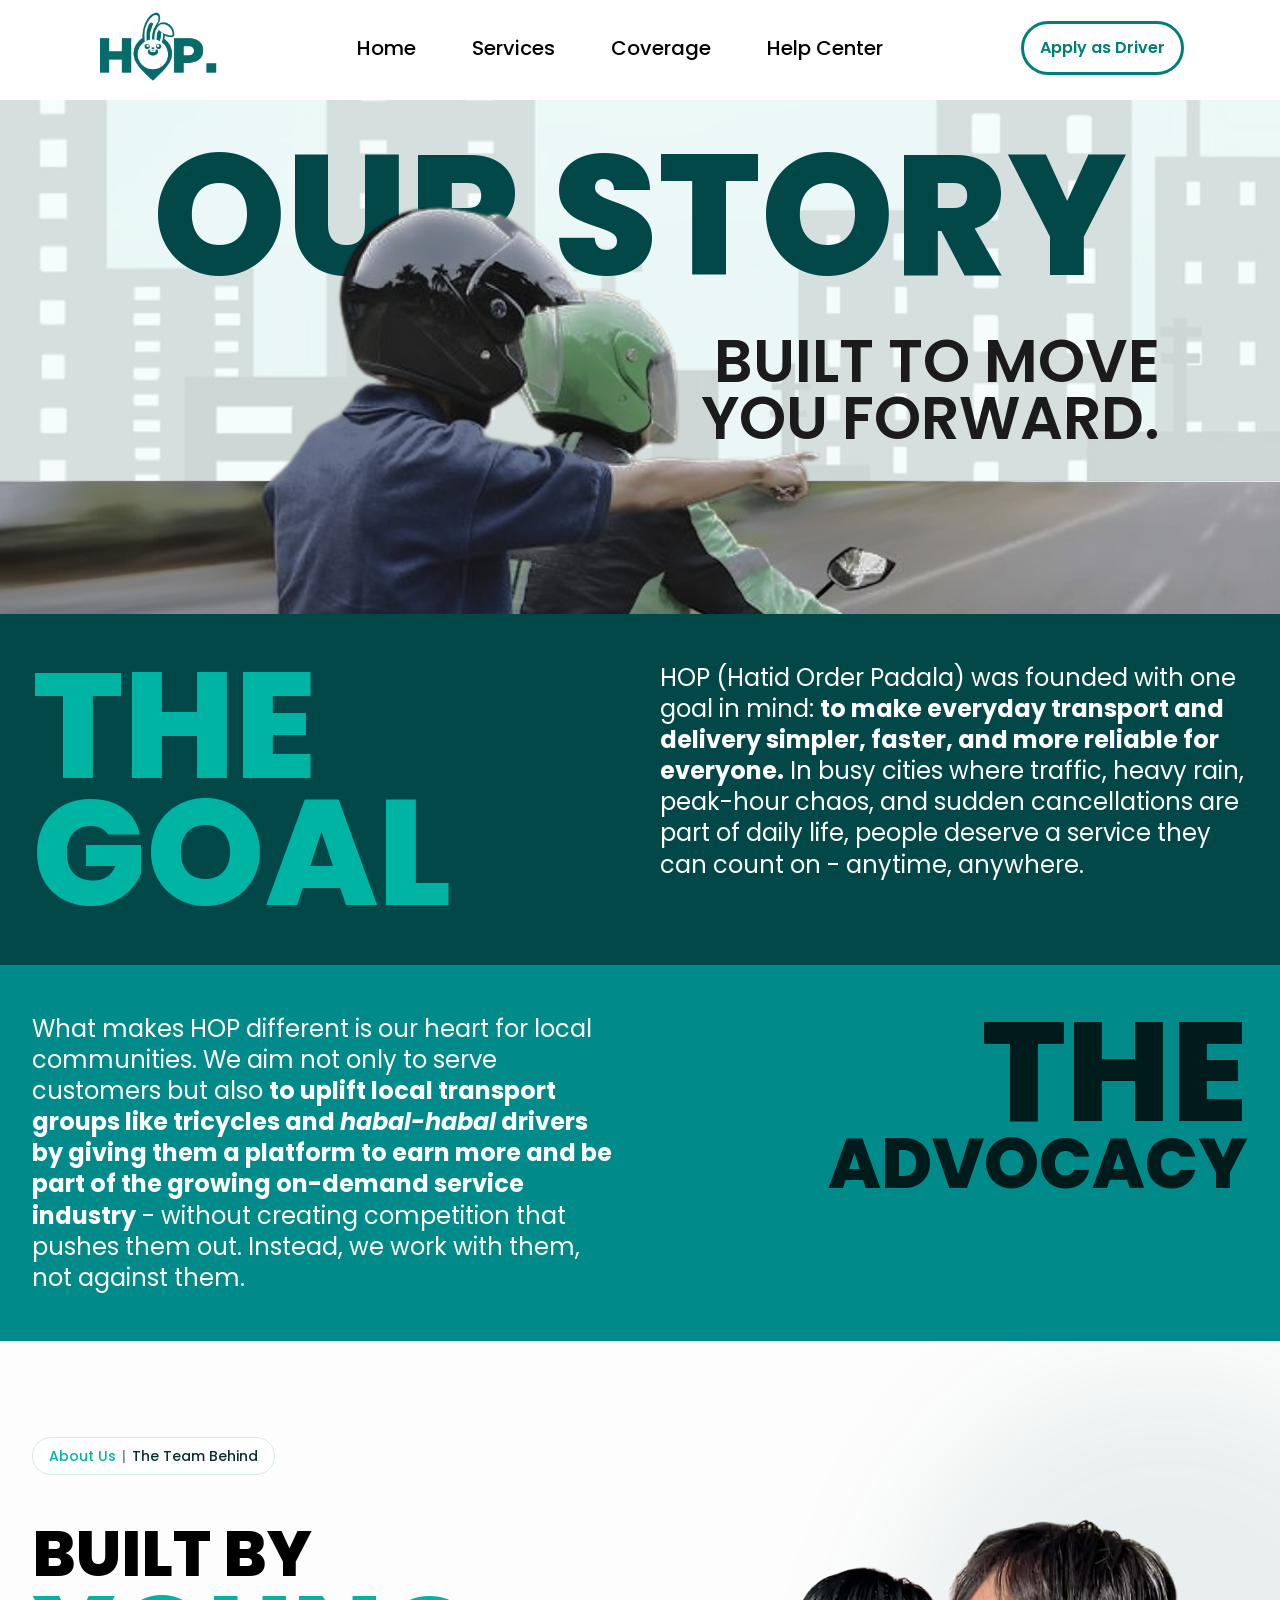
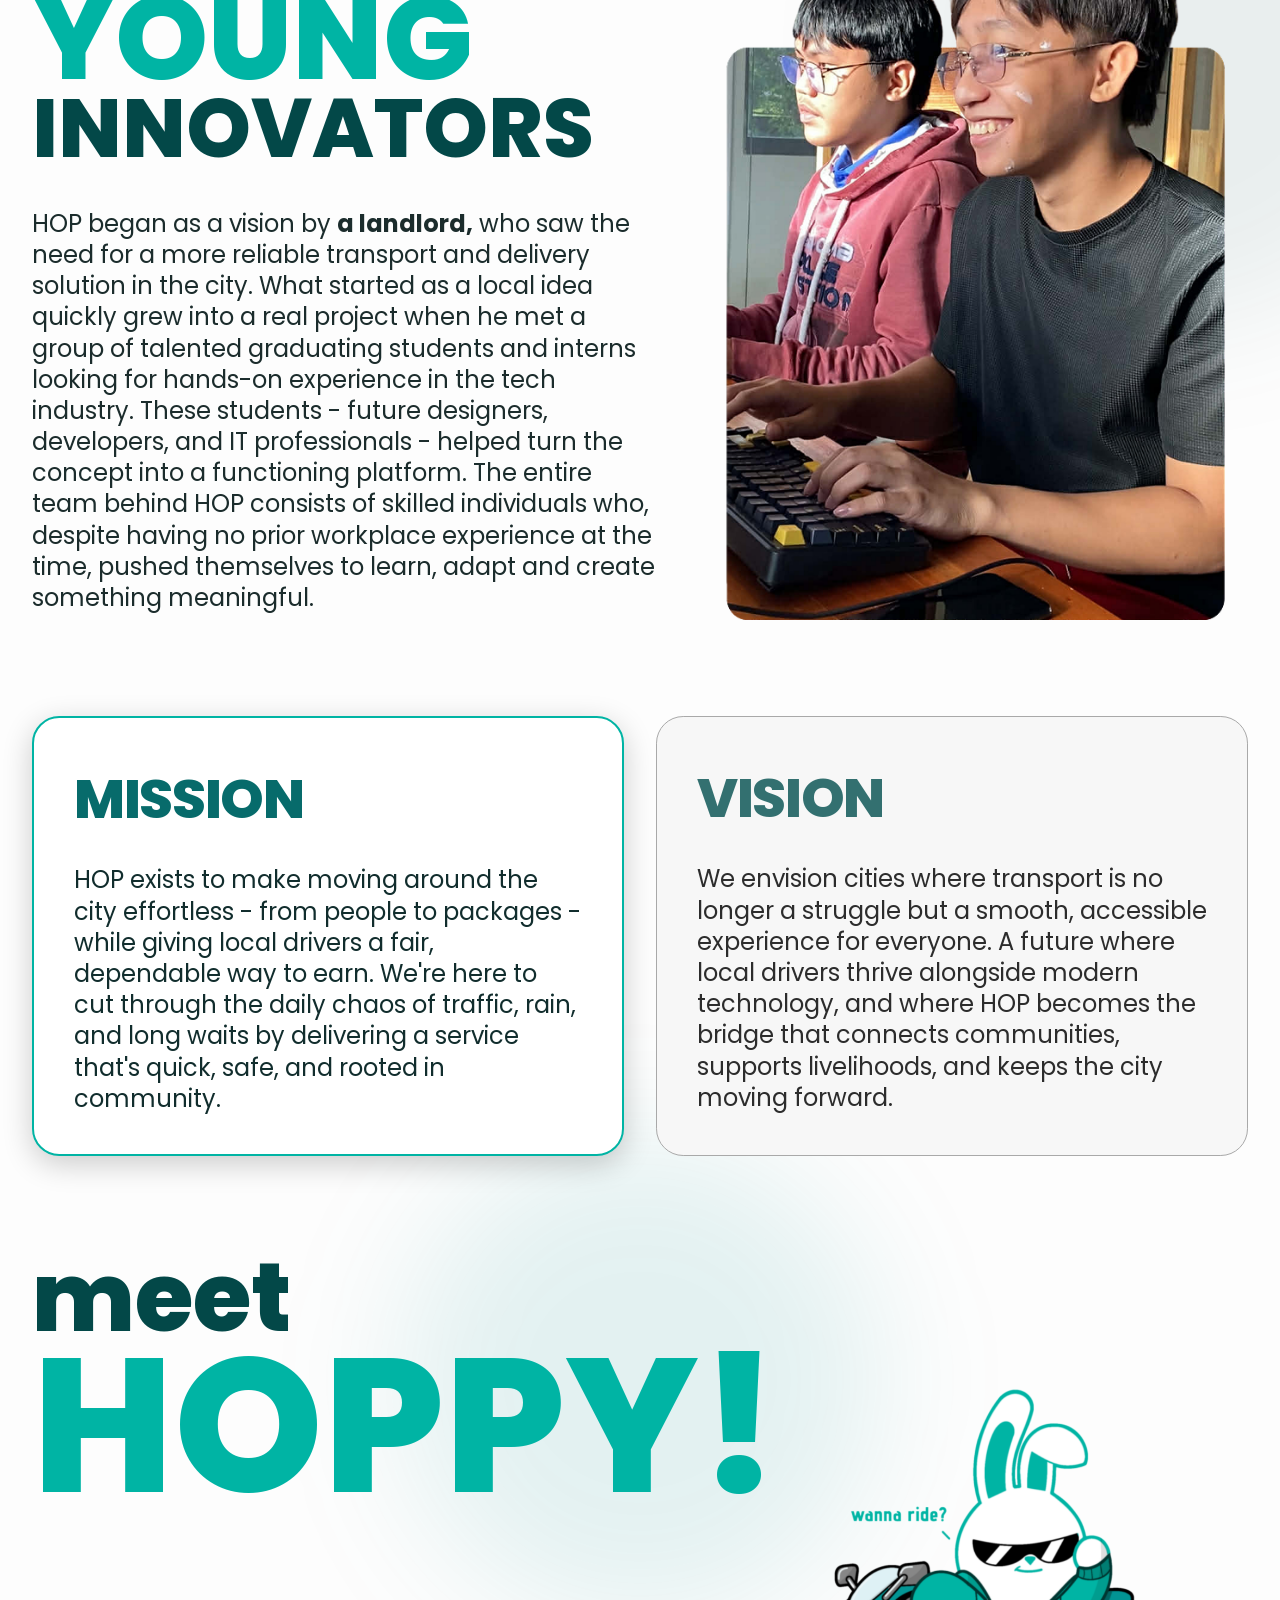
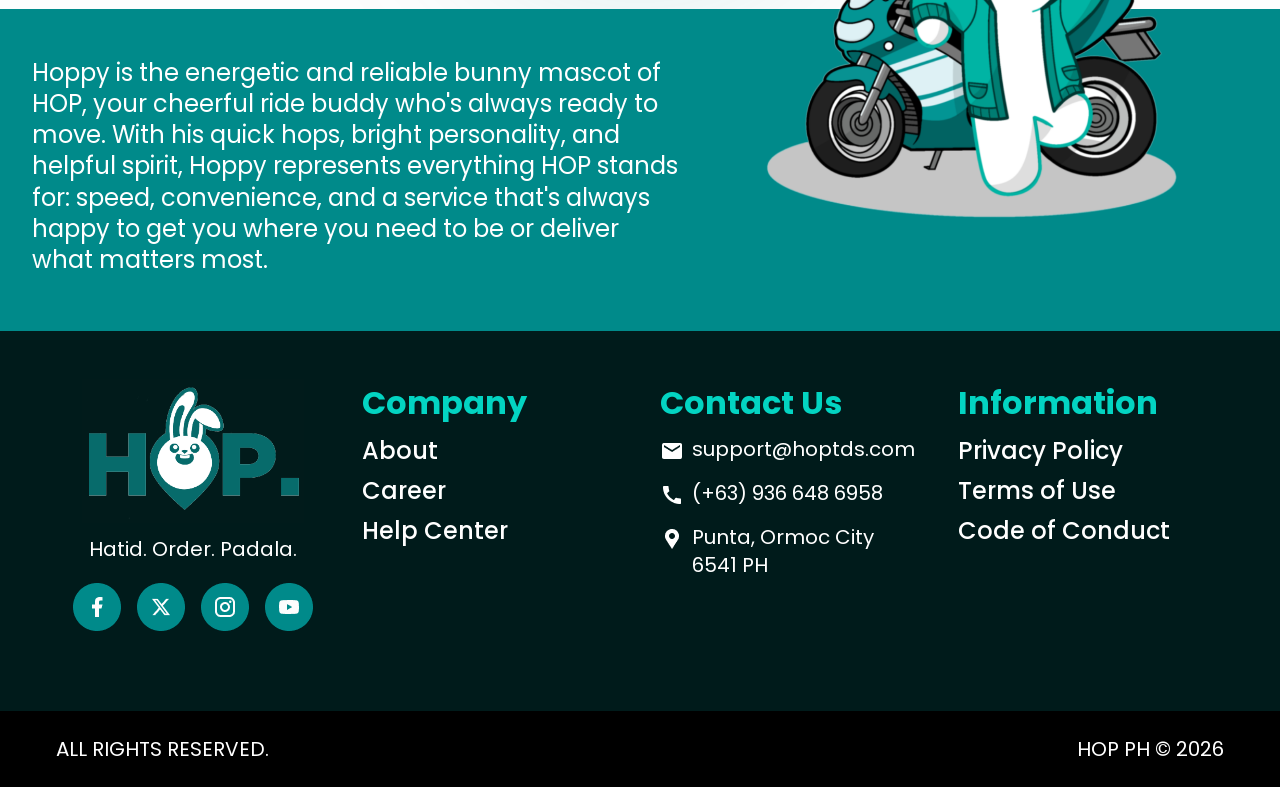
<file: about_us.html>
<!doctype html>
<html lang="en" class="scroll-smooth">
  <head>
    <meta charset="UTF-8" />
    <meta name="viewport" content="width=device-width, initial-scale=1.0" />
    <title>HOP - Hatid Order Padala</title>
    <link rel="preconnect" href="https://fonts.googleapis.com" />
    <link rel="preconnect" href="https://fonts.gstatic.com" crossorigin />
    <link href="https://fonts.googleapis.com/css2?family=Poppins:wght@300;400;500;600;700;800&display=swap" rel="stylesheet" />
    <link rel="shortcut icon" href="assets/favicon.ico" type="image/x-icon" />
    <link rel="stylesheet" href="output.css" />
  </head>
  <body class="pt-15 sm:pt-20 lg:pt-25 bg-[#fdfdfd] text-black" style="font-family: &quot;Poppins&quot;, sans-serif">
    <div class="relative overflow-hidden">
      <header class="fixed bg-white top-0 left-0 z-50 mx-auto w-full px-2 py-2 sm:px-8 lg:px-24 lg:pb-2">
        <div class="flex items-center justify-between">
          <a href="index.html"><img src="assets/hop_logo.png" alt="HOP" class="h-12 w-auto lg:h-20" /></a>

          <nav class="hidden items-center gap-14 text-xl font-medium lg:flex">
            <a href="index.html" class="transition hover:text-[#00b4a4]">Home</a>
            <a href="#services" class="transition hover:text-[#00b4a4]">Services</a>
            <a href="#coverage" class="transition hover:text-[#00b4a4]">Coverage</a>
            <a href="help/getting_started.html" class="transition hover:text-[#00b4a4]">Help Center</a>
          </nav>

          <button class="hidden cursor-pointer items-center justify-center rounded-full border-[3px] border-[#007f7a] p-4 leading-none font-semibold text-[#007f7a] transition hover:opacity-90 lg:inline-flex" type="button">Apply as Driver</button>

          <button id="open-menu" class="inline-flex size-10 items-center justify-center rounded-md lg:hidden" type="button" aria-label="Open menu">
            <svg class="size-7" viewBox="0 0 24 24" fill="none" xmlns="http://www.w3.org/2000/svg" aria-hidden="true">
              <path d="M4 7H20M4 12H20M4 17H20" stroke="currentColor" stroke-width="2.5" stroke-linecap="round" />
            </svg>
          </button>
        </div>
      </header>

      <main class="relative overflow-hidden">
        <div class="pointer-events-none absolute inset-0 -z-10">
          <div class="absolute top-136 -left-40 h-128 w-lg rounded-full bg-[#00b4a4]/8 blur-3xl"></div>
          <div class="absolute top-320 -right-40 h-136 w-136 rounded-full bg-[#034848]/8 blur-3xl"></div>
          <div class="absolute top-660 left-1/2 h-120 w-120 -translate-x-1/2 rounded-full bg-[#008a8a]/10 blur-3xl"></div>
        </div>

        <section class="relative overflow-hidden pt-6 md:pt-10">
          <div class="absolute inset-x-0 top-0 h-72 opacity-20 md:h-160 2xl:h-[70%]">
            <img src="assets/background_city.jpeg" alt="" class="h-full w-full object-cover" />
          </div>

          <div class="relative mx-auto">
            <h2 class="text-center text-[58px] leading-[0.9] font-extrabold text-[#034848] md:text-[120px] lg:text-[150px] xl:text-[170px] 2xl:text-[250px]">OUR STORY</h2>

            <div class="relative mt-0 overflow-hidden sm:-mt-0 md:-mt-0 lg:-mt-10 xl:-mt-40 2xl:-mt-60">
              <img src="assets/rider_and_passenger.png" alt="Riders" class="block h-auto w-full" loading="lazy" />

              <p class="absolute top-3 right-3 max-w-40 text-right text-xs leading-tight font-semibold text-[#1b1b1b] md:top-10 md:right-8 md:max-w-88 md:text-[42px] md:leading-[0.95] lg:text-[45px] lg:top-30 lg:right-30 xl:top-50 xl:right-30 xl:max-w-140 xl:text-[60px] 2xl:top-70">BUILT TO MOVE<br>YOU FORWARD.</p>
            </div>
          </div>

          <div class="relative z-10 md:-mt-35 lg:-mt-48 xl:-mt-80">
            <article class="bg-[#034848] text-white">
              <div class="mx-auto grid max-w-7xl gap-5 px-4 py-7 md:grid-cols-2 md:gap-10 md:px-8 md:py-12">
                <h3 class="text-center text-[52px] leading-[0.85] font-extrabold text-[#00b4a4] uppercase md:text-left md:text-[100px] lg:text-[150px]">THE GOAL</h3>
                <p class="text-center text-[13px] leading-[1.35] md:text-left md:text-[24px] md:leading-[1.3]">
                  HOP (Hatid Order Padala) was founded with one goal in mind: <strong>to make everyday transport and delivery simpler, faster, and more reliable for everyone.</strong>
                  In busy cities where traffic, heavy rain, peak-hour chaos, and sudden cancellations are part of daily life, people deserve a service they can count on - anytime, anywhere.
                </p>
              </div>
            </article>

            <article class="bg-[#008a8a] text-white">
              <div class="mx-auto grid max-w-7xl gap-5 px-4 py-7 md:grid-cols-2 md:gap-10 md:px-8 md:py-12">
                <p class="order-2 text-center text-[13px] leading-[1.35] md:order-1 md:text-left md:text-[24px] md:leading-[1.3]">
                  What makes HOP different is our heart for local communities. We aim not only to serve customers but also <strong>to uplift local transport groups like tricycles and <em>habal-habal</em> drivers by giving them a platform to earn more and be part of the growing on-demand service industry</strong>
                  - without creating competition that pushes them out. Instead, we work with them, not against them.
                </p>
                <h3 class="order-1 text-center text-[18px] leading-none font-extrabold text-[#001b1b] uppercase md:order-2 md:text-right">
                  <span class="block text-[36px] md:text-[105px] md:leading-[0.85] lg:text-[140px]">THE</span>
                  <span class="block text-[56px] md:text-[55px] md:leading-[0.9] lg:text-[70px]">ADVOCACY</span>
                </h3>
              </div>
            </article>
          </div>
        </section>

        <section class="mx-auto max-w-7xl px-4 py-14 md:px-8 md:py-24">
          <div class="flex justify-center md:justify-start">
            <div class="mb-6 inline-flex rounded-full border border-[#d3ebe8] bg-white px-4 py-2 text-[11px] font-medium text-[#0b2f2f] md:mb-10 md:text-sm">
              <span class="text-[#00b4a4]">About Us</span>
              <span class="px-1.5 text-[#768b8b]">|</span>
              <span>The Team Behind</span>
            </div>
          </div>

          <div class="grid items-center gap-8 md:grid-cols-[1.08fr_0.92fr] md:gap-12">
            <div>
              <p class="text-center text-[34px] leading-none font-extrabold uppercase md:text-left md:text-[48px] lg:text-[64px]">BUILT BY</p>
              <p class="text-center text-[70px] leading-[0.88] font-extrabold text-[#00b4a4] uppercase md:text-left md:text-[80px] lg:text-[118px]">YOUNG</p>
              <p class="text-center text-[50px] leading-[0.95] font-extrabold text-[#034848] uppercase md:text-left md:text-[56px] lg:text-[82px]">INNOVATORS</p>

              <img src="assets/young_innovators.png" alt="Young innovators" class="mx-auto block h-81.25 w-full max-w-lg object-cover object-top md:hidden" />

              <p class="mt-6 text-[13px] leading-[1.35] text-[#1b2c2c] md:mt-10 md:text-[18px] md:leading-[1.3] lg:text-[24px]">HOP began as a vision by <strong>a landlord,</strong> who saw the need for a more reliable transport and delivery solution in the city. What started as a local idea quickly grew into a real project when he met a group of talented graduating students and interns looking for hands-on experience in the tech industry. These students - future designers, developers, and IT professionals - helped turn the concept into a functioning platform. The entire team behind HOP consists of skilled individuals who, despite having no prior workplace experience at the time, pushed themselves to learn, adapt and create something meaningful.</p>
            </div>

            <img src="assets/young_innovators.png" alt="Young innovators" class="relative mx-auto hidden w-full max-w-lg md:block" />
          </div>
        </section>

        <section class="mx-auto max-w-7xl px-4 pb-14 md:px-8 md:pb-24">
          <div class="grid gap-6 md:grid-cols-2 md:gap-8">
            <article class="rounded-[1.7rem] border-2 border-[#00b4a4] bg-white p-6 shadow-[0_8px_30px_rgba(0,0,0,0.2)] md:p-10">
              <h3 class="text-[36px] font-extrabold tracking-tight text-[#076b6b] md:text-[55px]">MISSION</h3>
              <p class="mt-3 text-[13px] leading-[1.35] text-[#112d2d] md:mt-6 md:text-[24px] md:leading-[1.3]">HOP exists to make moving around the city effortless - from people to packages - while giving local drivers a fair, dependable way to earn. We're here to cut through the daily chaos of traffic, rain, and long waits by delivering a service that's quick, safe, and rooted in community.</p>
            </article>

            <article class="rounded-[1.7rem] border border-[#a9a9a9] bg-[#f7f7f7] p-6 md:p-10">
              <h3 class="text-[36px] font-extrabold tracking-tight text-[#337070] md:text-[55px]">VISION</h3>
              <p class="mt-3 text-[13px] leading-[1.35] text-[#2c2c2c] md:mt-6 md:text-[24px] md:leading-[1.3]">We envision cities where transport is no longer a struggle but a smooth, accessible experience for everyone. A future where local drivers thrive alongside modern technology, and where HOP becomes the bridge that connects communities, supports livelihoods, and keeps the city moving forward.</p>
            </article>
          </div>
        </section>

        <section class="relative overflow-hidden">
          <div class="relative mx-auto mb-0 max-w-7xl px-4 md:-mb-10 md:px-8 lg:-mb-40 xl:-mb-60 2xl:-mb-80">
            <p class="text-center text-[56px] leading-[0.95] font-extrabold text-[#034848] md:text-left md:text-[96px]">meet</p>
            <p class="text-center text-[84px] leading-[0.88] font-extrabold text-[#00b4a4] md:text-left md:text-[190px]">HOPPY!</p>
          </div>

          <div class="relative -mt-16 md:mt-4">
            <div class="absolute inset-x-0 bottom-0 h-1/2 bg-[#008a8a] md:h-9/10 lg:h-2/3 xl:h-1/2"></div>
            <div class="relative mx-auto grid max-w-7xl items-end gap-0 md:grid-cols-[1.1fr_0.9fr] md:gap-8 md:px-8 md:py-14">
              <p class="hidden self-center text-[13px] leading-[1.35] text-white md:block md:text-[20px] md:leading-[1.3] lg:self-end lg:text-[24px]">Hoppy is the energetic and reliable bunny mascot of HOP, your cheerful ride buddy who's always ready to move. With his quick hops, bright personality, and helpful spirit, Hoppy represents everything HOP stands for: speed, convenience, and a service that's always happy to get you where you need to be or deliver what matters most.</p>

              <div class="mx-auto w-full max-w-92 md:max-w-136">
                <img src="assets/hoppy_mascot.png" alt="Hoppy mascot" class="h-auto w-full object-contain" />
              </div>

              <p class="block p-12 pt-0 text-[13px] leading-[1.35] text-white md:hidden md:p-0 md:text-[24px] md:leading-[1.3]">Hoppy is the energetic and reliable bunny mascot of HOP, your cheerful ride buddy who's always ready to move. With his quick hops, bright personality, and helpful spirit, Hoppy represents everything HOP stands for: speed, convenience, and a service that's always happy to get you where you need to be or deliver what matters most.</p>
            </div>
          </div>
        </section>
      </main>

      <footer id="help" class="mx-auto mt-0 w-full bg-[#001b1b]">
        <div class="px-8 pt-10 pb-16 lg:px-16 lg:pt-12 lg:pb-20">
          <div class="grid w-full gap-10 sm:grid-cols-2 lg:grid-cols-4">
            <div class="flex flex-col items-center">
              <img src="assets/hop_logo.png" alt="HOP" class="h-20 w-auto object-contain lg:h-36" />
              <p class="mt-3 text-[13px] text-white lg:text-xl">Hatid. Order. Padala.</p>
              <div class="mt-5 flex items-center gap-4">
                <a href="#"><img src="assets/facebook.png" alt="Facebook" class="size-11 lg:size-12" /></a>
                <a href="#"><img src="assets/x.png" alt="X" class="size-11 lg:size-12" /></a>
                <a href="#"><img src="assets/instagram.png" alt="Instagram" class="size-11 lg:size-12" /></a>
                <a href="#"><img src="assets/youtube.png" alt="YouTube" class="size-11 lg:size-12" /></a>
              </div>
            </div>

            <div>
              <h4 class="text-[32px] font-bold text-[#03d4c2]">Company</h4>
              <ul class="mt-2 space-y-2 text-2xl font-medium text-white">
                <li>
                  <a href="#" class="transition hover:text-[#00b4a4]">About</a>
                </li>
                <li>
                  <a href="#" class="transition hover:text-[#00b4a4]">Career</a>
                </li>
                <li>
                  <a href="#" class="transition hover:text-[#00b4a4]">Help Center</a>
                </li>
              </ul>
            </div>

            <div>
              <h4 class="text-[32px] font-bold text-[#03d4c2]">Contact Us</h4>
              <ul class="mt-2 space-y-4 text-xl text-white">
                <li class="flex items-start gap-2">
                  <img src="assets/ic_baseline-email.png" alt="Email" class="mt-1 size-6" />
                  <span>support@hoptds.com</span>
                </li>
                <li class="flex items-start gap-2">
                  <img src="assets/ic_baseline-call.png" alt="Phone" class="mt-1 size-6" />
                  <span>(+63) 936 648 6958</span>
                </li>
                <li class="flex items-start gap-2">
                  <img src="assets/gridicons_location.png" alt="Location" class="mt-1 size-6" />
                  <span>Punta, Ormoc City 6541 PH</span>
                </li>
              </ul>
            </div>

            <div>
              <h4 class="text-[32px] font-bold text-[#03d4c2]">Information</h4>
              <ul class="mt-2 space-y-2 text-2xl font-medium text-white">
                <li>
                  <a href="privacy_policy.html" class="transition hover:text-[#00b4a4]">Privacy Policy</a>
                </li>
                <li>
                  <a href="terms_and_agreements.html" class="transition hover:text-[#00b4a4]">Terms of Use</a>
                </li>
                <li>
                  <a href="code_of_conduct.html" class="transition hover:text-[#00b4a4]">Code of Conduct</a>
                </li>
              </ul>
            </div>
          </div>
        </div>

        <div class="flex flex-col items-center justify-between gap-2 bg-black px-6 py-6 text-center text-sm text-white lg:flex-row lg:px-14 lg:text-xl">
          <p>ALL RIGHTS RESERVED.</p>
          <p>HOP PH © 2026</p>
        </div>
      </footer>
    </div>

    <div id="offcanvas" class="pointer-events-none fixed inset-0 z-50 opacity-0 transition duration-300 lg:hidden" aria-hidden="true">
      <div id="offcanvas-backdrop" class="absolute inset-0 bg-black/25"></div>
      <div class="absolute inset-0 bg-[rgba(33,33,33,0.97)] p-8">
        <button id="close-menu" class="absolute top-6 right-6 inline-flex size-10 items-center justify-center rounded-md text-white" type="button" aria-label="Close menu">
          <svg class="size-7" viewBox="0 0 24 24" fill="none" xmlns="http://www.w3.org/2000/svg" aria-hidden="true">
            <path d="M6 6L18 18M18 6L6 18" stroke="currentColor" stroke-width="2.5" stroke-linecap="round" />
          </svg>
        </button>

        <nav class="mt-10 space-y-8 text-[50px] leading-none text-white">
          <a href="index.html" class="block text-[34px]">Home</a>
          <a href="index.html#services" class="block text-[34px]">Services</a>
          <a href="index.html#coverage" class="block text-[34px]">Coverage</a>
          <a href="help/getting_started.html" class="block text-[34px]">Help Center</a>
        </nav>

        <button class="absolute right-8 bottom-8 left-8 cursor-pointer rounded-[44px] border-[3px] border-[#007f7a] px-8 py-4 text-[16px] leading-none font-semibold text-white" type="button">Apply as Driver</button>
      </div>
    </div>
    <script src="assets/js/about_us.js"></script>
  </body>
</html>
</file>
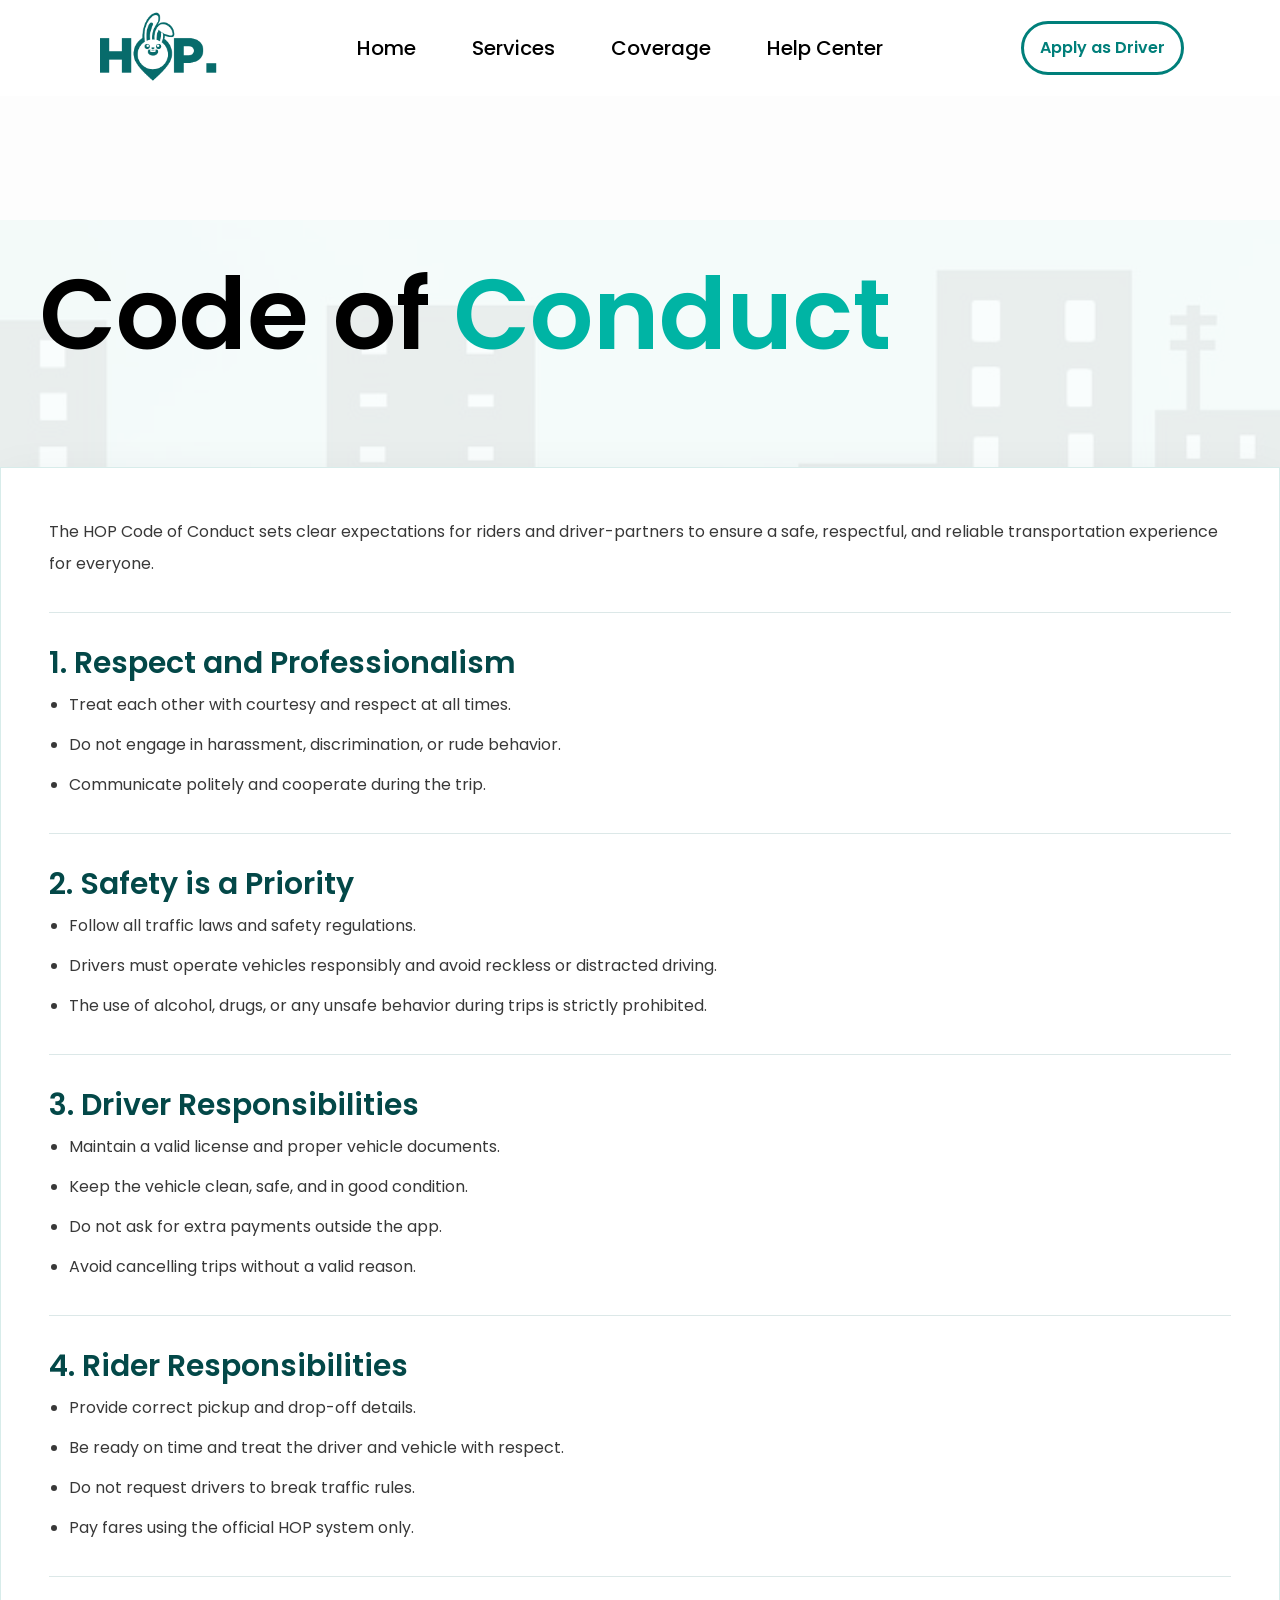
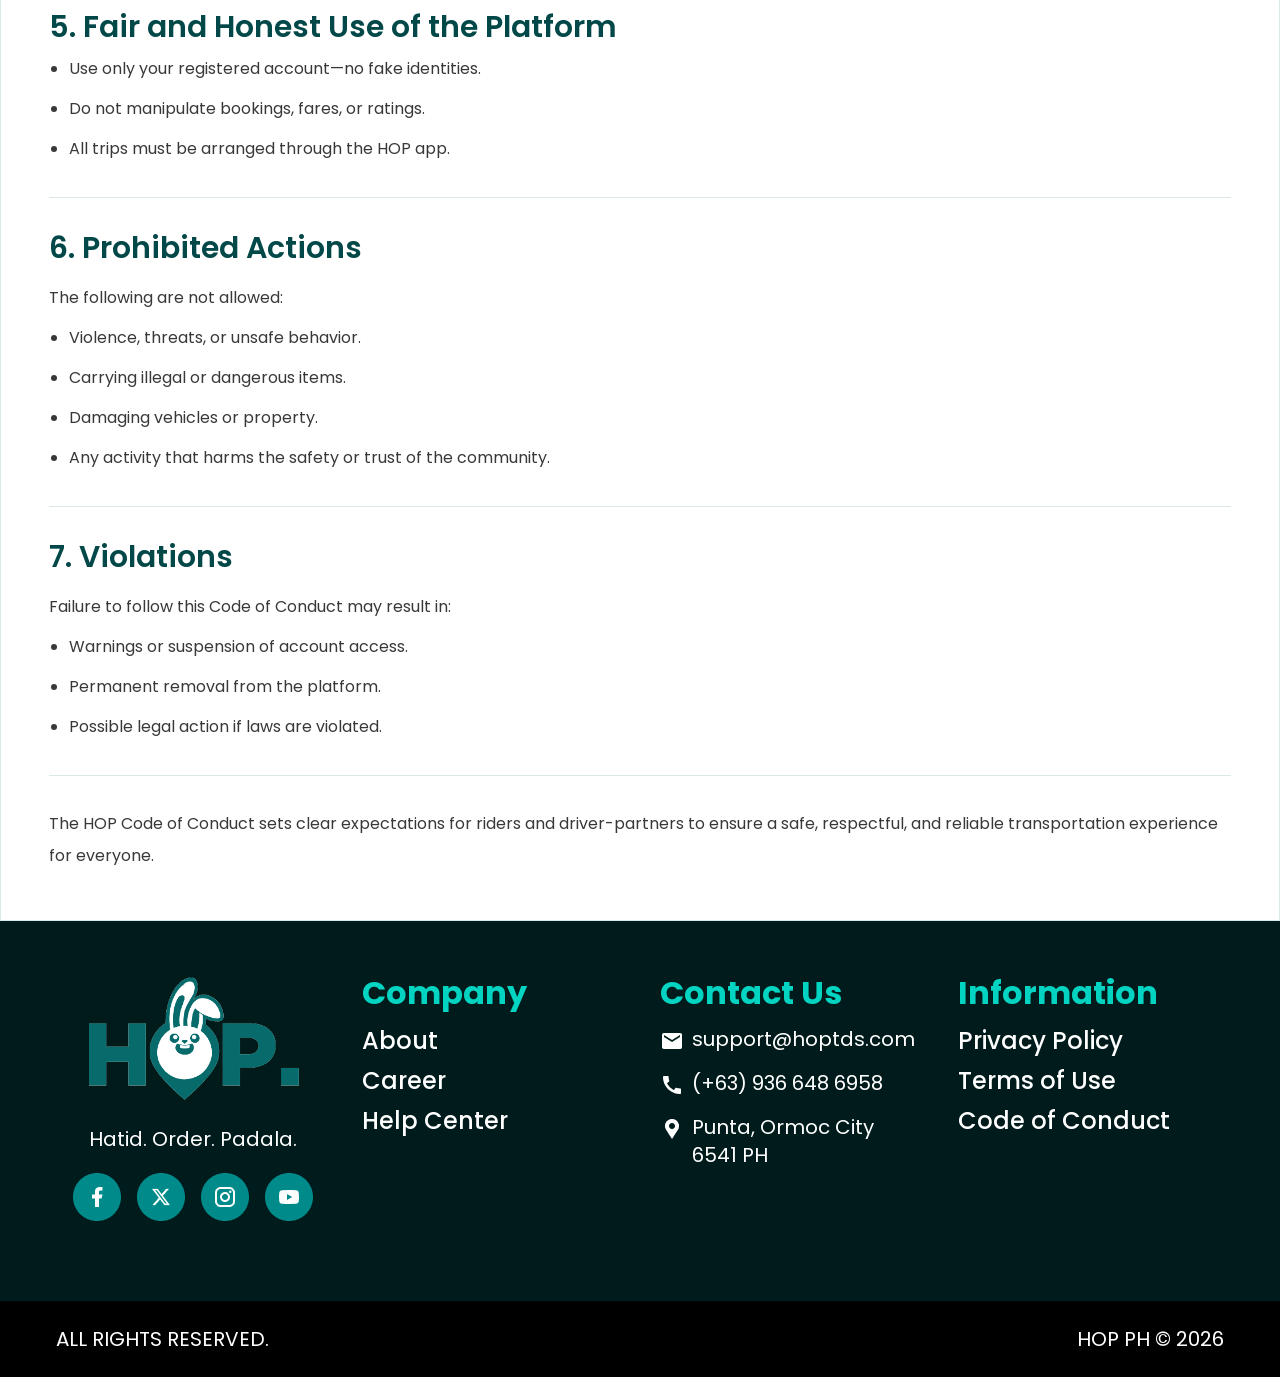
<file: code_of_conduct.html>
<!doctype html>
<html lang="en" class="scroll-smooth">
  <head>
    <meta charset="UTF-8" />
    <meta name="viewport" content="width=device-width, initial-scale=1.0" />
    <title>HOP - Help Center</title>
    <link rel="preconnect" href="https://fonts.googleapis.com" />
    <link rel="preconnect" href="https://fonts.gstatic.com" crossorigin />
    <link href="https://fonts.googleapis.com/css2?family=Poppins:wght@300;400;500;600;700;800&family=Roboto:wght@700&display=swap" rel="stylesheet" />
    <link rel="shortcut icon" href="assets/favicon.ico" type="image/x-icon" />
    <link rel="stylesheet" href="output.css" />
  </head>
  <body class="pt-15 sm:pt-20 lg:pt-25 bg-[#fdfdfd] text-black" style="font-family: &quot;Poppins&quot;, sans-serif">
    <div class="relative overflow-hidden">
      <div class="absolute inset-0 top-0 -z-10 mt-10 h-4/100 bg-[url('assets/background_city.jpeg')] bg-cover bg-position-[0%_30%] opacity-10 sm:h-10/100 sm:mt-20 md:mt-20 md:h-5/100 lg:mt-30 lg:h-13/100"></div>

      <header class="fixed bg-white top-0 left-0 z-50 mx-auto w-full px-2 py-2 sm:px-8 lg:px-24 lg:pb-2">
        <div class="flex items-center justify-between">
          <a href="index.html"><img src="assets/hop_logo.png" alt="HOP" class="h-12 w-auto lg:h-20" /></a>

          <nav class="hidden items-center gap-14 text-xl font-medium lg:flex">
            <a href="index.html" class="transition hover:text-[#00b4a4]">Home</a>
            <a href="#services" class="transition hover:text-[#00b4a4]">Services</a>
            <a href="#coverage" class="transition hover:text-[#00b4a4]">Coverage</a>
            <a href="help/getting_started.html" class="transition hover:text-[#00b4a4]">Help Center</a>
          </nav>

          <button class="hidden cursor-pointer items-center justify-center rounded-full border-[3px] border-[#007f7a] p-4 leading-none font-semibold text-[#007f7a] transition hover:opacity-90 lg:inline-flex" type="button">Apply as Driver</button>

          <button id="open-menu" class="inline-flex size-10 items-center justify-center rounded-md lg:hidden" type="button" aria-label="Open menu">
            <svg class="size-7" viewBox="0 0 24 24" fill="none" xmlns="http://www.w3.org/2000/svg" aria-hidden="true">
              <path d="M4 7H20M4 12H20M4 17H20" stroke="currentColor" stroke-width="2.5" stroke-linecap="round" />
            </svg>
          </button>
        </div>
      </header>

      <main>
        <section class="mx-auto ms-2 mt-10 max-w-7xl px-4 pt-8 sm:px-8 sm:mt-20 lg:mt-30">
          <h1 class="text-start text-4xl leading-tight font-semibold sm:text-[47px] md:text-[59px] lg:text-[75px] xl:text-[100px]">
            <span>Code of</span>
            <span class="text-[#00b4a4]"> Conduct</span>
          </h1>
          <div class="h-[4vh] sm:h-[17vh] lg:h-[10vh]"></div>
        </section>

        <section>
          <div class="bg-white p-6 sm:p-8 lg:p-12" style="border: 1px solid #d7ecea; box-shadow: 0 18px 50px rgba(0, 27, 27, 0.08)">
            <p class="text-sm leading-7 sm:text-base sm:leading-8" style="color: rgba(0, 0, 0, 0.78)">
              The HOP Code of Conduct sets clear expectations for riders and driver-partners to ensure a safe, respectful, and reliable transportation experience for everyone.
            </p>

            <article class="mt-8 border-t border-[#dce8e8] pt-8">
              <h2 class="text-2xl font-semibold sm:text-3xl" style="color: #034848">1. Respect and Professionalism</h2>
              <ul class="mt-2 list-disc space-y-2 pl-5 text-sm leading-7 sm:text-base sm:leading-8" style="color: rgba(0, 0, 0, 0.78)">
                <li>Treat each other with courtesy and respect at all times.</li>
                <li>Do not engage in harassment, discrimination, or rude behavior.</li>
                <li>Communicate politely and cooperate during the trip.</li>
              </ul>
            </article>

            <article class="mt-8 border-t border-[#dce8e8] pt-8">
              <h2 class="text-2xl font-semibold sm:text-3xl" style="color: #034848">2. Safety is a Priority</h2>
              <ul class="mt-2 list-disc space-y-2 pl-5 text-sm leading-7 sm:text-base sm:leading-8" style="color: rgba(0, 0, 0, 0.78)">
                <li>Follow all traffic laws and safety regulations.</li>
                <li>Drivers must operate vehicles responsibly and avoid reckless or distracted driving.</li>
                <li>The use of alcohol, drugs, or any unsafe behavior during trips is strictly prohibited.</li>
              </ul>
            </article>

            <article class="mt-8 border-t border-[#dce8e8] pt-8">
              <h2 class="text-2xl font-semibold sm:text-3xl" style="color: #034848">3. Driver Responsibilities</h2>
              <ul class="mt-2 list-disc space-y-2 pl-5 text-sm leading-7 sm:text-base sm:leading-8" style="color: rgba(0, 0, 0, 0.78)">
                <li>Maintain a valid license and proper vehicle documents.</li>
                <li>Keep the vehicle clean, safe, and in good condition.</li>
                <li>Do not ask for extra payments outside the app.</li>
                <li>Avoid cancelling trips without a valid reason.</li>
              </ul>
            </article>

            <article class="mt-8 border-t border-[#dce8e8] pt-8">
              <h2 class="text-2xl font-semibold sm:text-3xl" style="color: #034848">4. Rider Responsibilities</h2>
              <ul class="mt-2 list-disc space-y-2 pl-5 text-sm leading-7 sm:text-base sm:leading-8" style="color: rgba(0, 0, 0, 0.78)">
                <li>Provide correct pickup and drop-off details.</li>
                <li>Be ready on time and treat the driver and vehicle with respect.</li>
                <li>Do not request drivers to break traffic rules.</li>
                <li>Pay fares using the official HOP system only.</li>
              </ul>
            </article>

            <article class="mt-8 border-t border-[#dce8e8] pt-8">
              <h2 class="text-2xl font-semibold sm:text-3xl" style="color: #034848">5. Fair and Honest Use of the Platform</h2>
              <ul class="mt-2 list-disc space-y-2 pl-5 text-sm leading-7 sm:text-base sm:leading-8" style="color: rgba(0, 0, 0, 0.78)">
                <li>Use only your registered account—no fake identities.</li>
                <li>Do not manipulate bookings, fares, or ratings.</li>
                <li>All trips must be arranged through the HOP app.</li>
              </ul>
            </article>

            <article class="mt-8 border-t border-[#dce8e8] pt-8">
              <h2 class="text-2xl font-semibold sm:text-3xl" style="color: #034848">6. Prohibited Actions</h2>
              <p class="mt-4 text-sm leading-7 sm:text-base sm:leading-8" style="color: rgba(0, 0, 0, 0.78)">The following are not allowed:</p>
              <ul class="mt-2 list-disc space-y-2 pl-5 text-sm leading-7 sm:text-base sm:leading-8" style="color: rgba(0, 0, 0, 0.78)">
                <li>Violence, threats, or unsafe behavior.</li>
                <li>Carrying illegal or dangerous items.</li>
                <li>Damaging vehicles or property.</li>
                <li>Any activity that harms the safety or trust of the community.</li>
              </ul>
            </article>

            <article class="mt-8 border-t border-[#dce8e8] pt-8">
              <h2 class="text-2xl font-semibold sm:text-3xl" style="color: #034848">7. Violations</h2>
              <p class="mt-4 text-sm leading-7 sm:text-base sm:leading-8" style="color: rgba(0, 0, 0, 0.78)">Failure to follow this Code of Conduct may result in:</p>
              <ul class="mt-2 list-disc space-y-2 pl-5 text-sm leading-7 sm:text-base sm:leading-8" style="color: rgba(0, 0, 0, 0.78)">
                <li>Warnings or suspension of account access.</li>
                <li>Permanent removal from the platform.</li>
                <li>Possible legal action if laws are violated.</li>
              </ul>
            </article>

            <p class="mt-8 border-t border-[#dce8e8] pt-8 text-sm leading-7 sm:text-base sm:leading-8" style="color: rgba(0, 0, 0, 0.78)">
              The HOP Code of Conduct sets clear expectations for riders and driver-partners to ensure a safe, respectful, and reliable transportation experience for everyone.
            </p>

          </div>
        </section>
      </main>

      <footer id="help" class="mx-auto mt-0 w-full bg-[#001b1b]">
        <div class="px-8 pt-10 pb-16 lg:px-16 lg:pt-12 lg:pb-20">
          <div class="grid w-full gap-10 sm:grid-cols-2 lg:grid-cols-4">
            <div class="flex flex-col items-center">
              <img src="assets/hop_logo.png" alt="HOP" class="h-20 w-auto object-contain lg:h-36" />
              <p class="mt-3 text-[13px] text-white lg:text-xl">Hatid. Order. Padala.</p>
              <div class="mt-5 flex items-center gap-4">
                <a href="#"><img src="assets/facebook.png" alt="Facebook" class="size-11 lg:size-12" /></a>
                <a href="#"><img src="assets/x.png" alt="X" class="size-11 lg:size-12" /></a>
                <a href="#"><img src="assets/instagram.png" alt="Instagram" class="size-11 lg:size-12" /></a>
                <a href="#"><img src="assets/youtube.png" alt="YouTube" class="size-11 lg:size-12" /></a>
              </div>
            </div>

            <div>
              <h4 class="text-[32px] font-bold text-[#03d4c2]">Company</h4>
              <ul class="mt-2 space-y-2 text-2xl font-medium text-white">
                <li>
                  <a href="#" class="transition hover:text-[#00b4a4]">About</a>
                </li>
                <li>
                  <a href="#" class="transition hover:text-[#00b4a4]">Career</a>
                </li>
                <li>
                  <a href="#" class="transition hover:text-[#00b4a4]">Help Center</a>
                </li>
              </ul>
            </div>

            <div>
              <h4 class="text-[32px] font-bold text-[#03d4c2]">Contact Us</h4>
              <ul class="mt-2 space-y-4 text-xl text-white">
                <li class="flex items-start gap-2">
                  <img src="assets/ic_baseline-email.png" alt="Email" class="mt-1 size-6" />
                  <span>support@hoptds.com</span>
                </li>
                <li class="flex items-start gap-2">
                  <img src="assets/ic_baseline-call.png" alt="Phone" class="mt-1 size-6" />
                  <span>(+63) 936 648 6958</span>
                </li>
                <li class="flex items-start gap-2">
                  <img src="assets/gridicons_location.png" alt="Location" class="mt-1 size-6" />
                  <span>Punta, Ormoc City 6541 PH</span>
                </li>
              </ul>
            </div>

            <div>
              <h4 class="text-[32px] font-bold text-[#03d4c2]">Information</h4>
              <ul class="mt-2 space-y-2 text-2xl font-medium text-white">
                <li>
                  <a href="privacy_policy.html" class="transition hover:text-[#00b4a4]">Privacy Policy</a>
                </li>
                <li>
                  <a href="terms_and_agreements.html" class="transition hover:text-[#00b4a4]">Terms of Use</a>
                </li>
                <li>
                  <a href="code_of_conduct.html" class="transition hover:text-[#00b4a4]">Code of Conduct</a>
                </li>
              </ul>
            </div>
          </div>
        </div>

        <div class="flex flex-col items-center justify-between gap-2 bg-black px-6 py-6 text-center text-sm text-white lg:flex-row lg:px-14 lg:text-xl">
          <p>ALL RIGHTS RESERVED.</p>
          <p>HOP PH © 2026</p>
        </div>
      </footer>
    </div>

    <div id="offcanvas" class="pointer-events-none fixed inset-0 z-50 opacity-0 transition duration-300 lg:hidden" aria-hidden="true">
      <div id="offcanvas-backdrop" class="absolute inset-0 bg-black/25"></div>
      <div class="absolute inset-0 bg-[rgba(33,33,33,0.97)] p-8">
        <button id="close-menu" class="absolute top-6 right-6 inline-flex size-10 items-center justify-center rounded-md text-white" type="button" aria-label="Close menu">
          <svg class="size-7" viewBox="0 0 24 24" fill="none" xmlns="http://www.w3.org/2000/svg" aria-hidden="true">
            <path d="M6 6L18 18M18 6L6 18" stroke="currentColor" stroke-width="2.5" stroke-linecap="round" />
          </svg>
        </button>

        <nav class="mt-10 space-y-8 text-[50px] leading-none text-white">
          <a href="index.html" class="block text-[34px]">Home</a>
          <a href="index.html#services" class="block text-[34px]">Services</a>
          <a href="index.html#coverage" class="block text-[34px]">Coverage</a>
          <a href="help/getting_started.html" class="block text-[34px]">Help Center</a>
        </nav>

        <button class="absolute right-8 bottom-8 left-8 cursor-pointer rounded-[44px] border-[3px] border-[#007f7a] px-8 py-4 text-[16px] leading-none font-semibold text-white" type="button">Apply as Driver</button>
      </div>
    </div>

    <script src="assets/js/help.js"></script>
  </body>
</html>
</file>
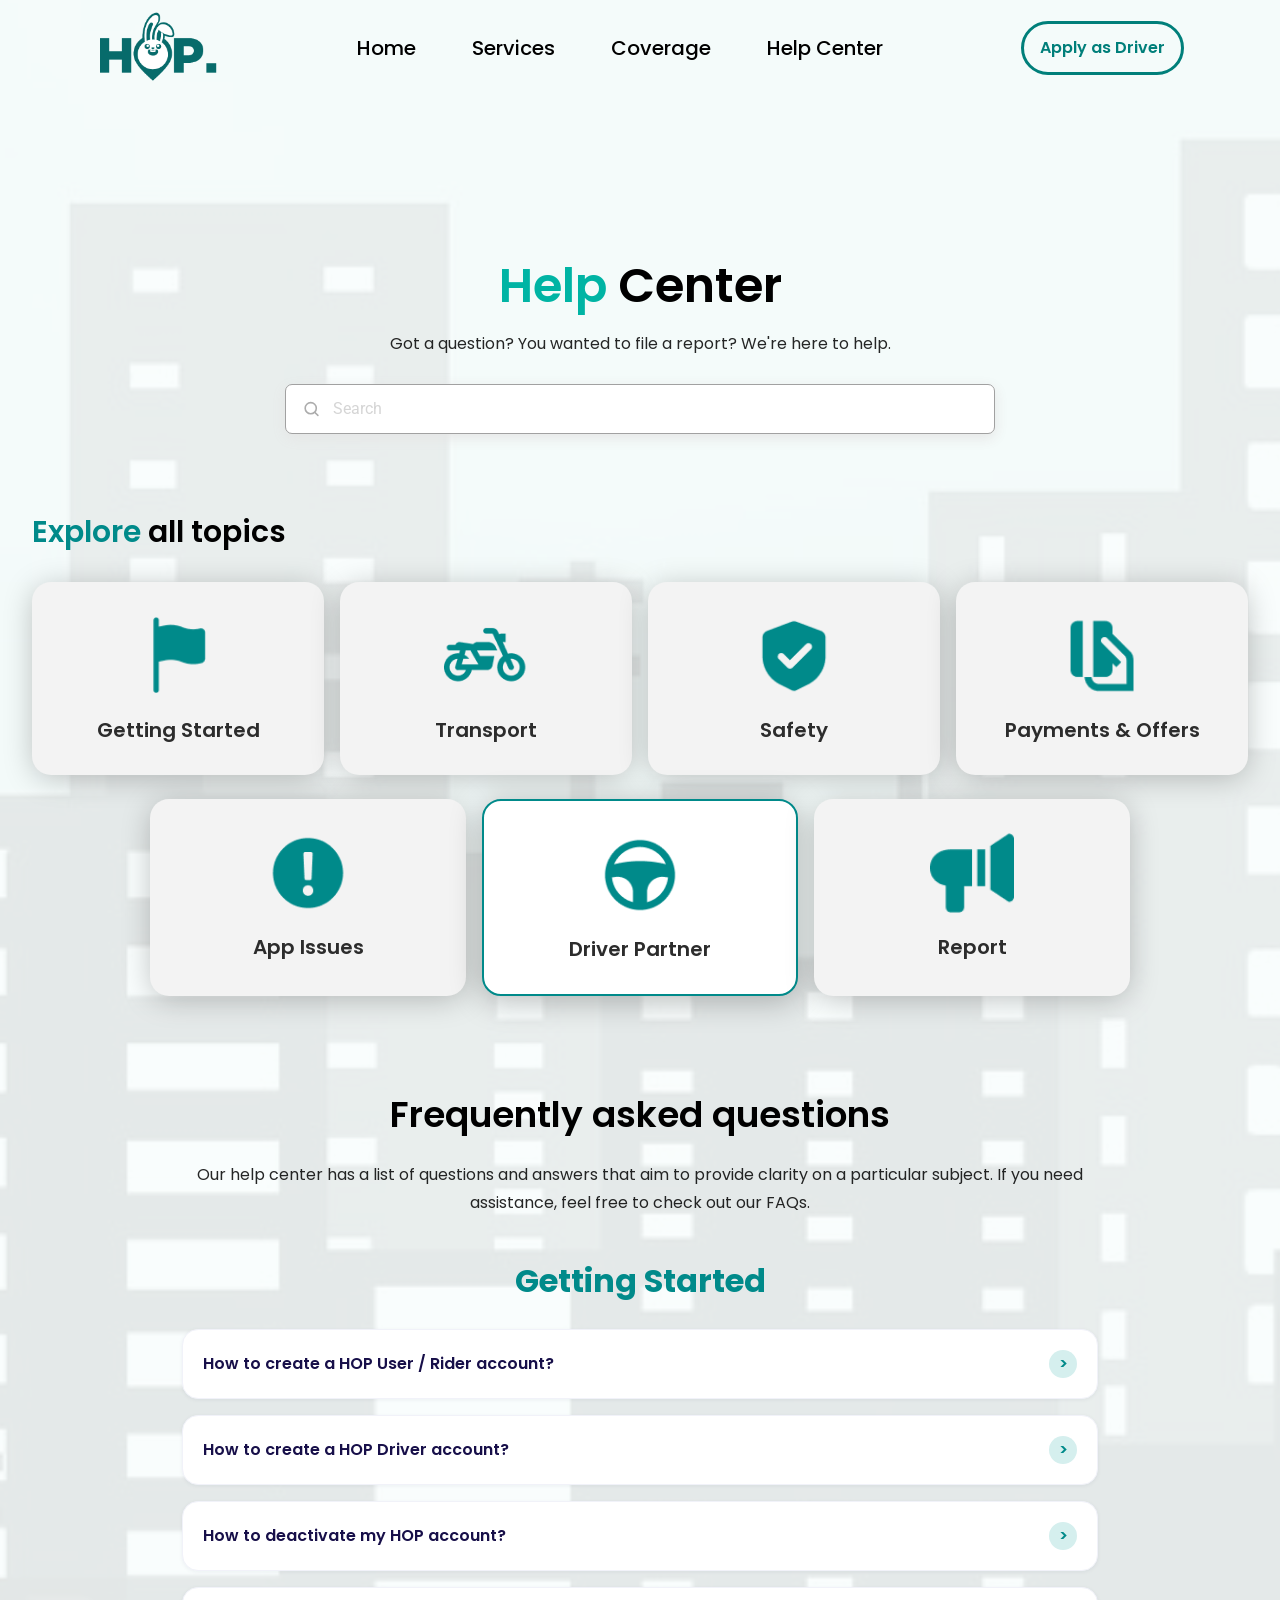
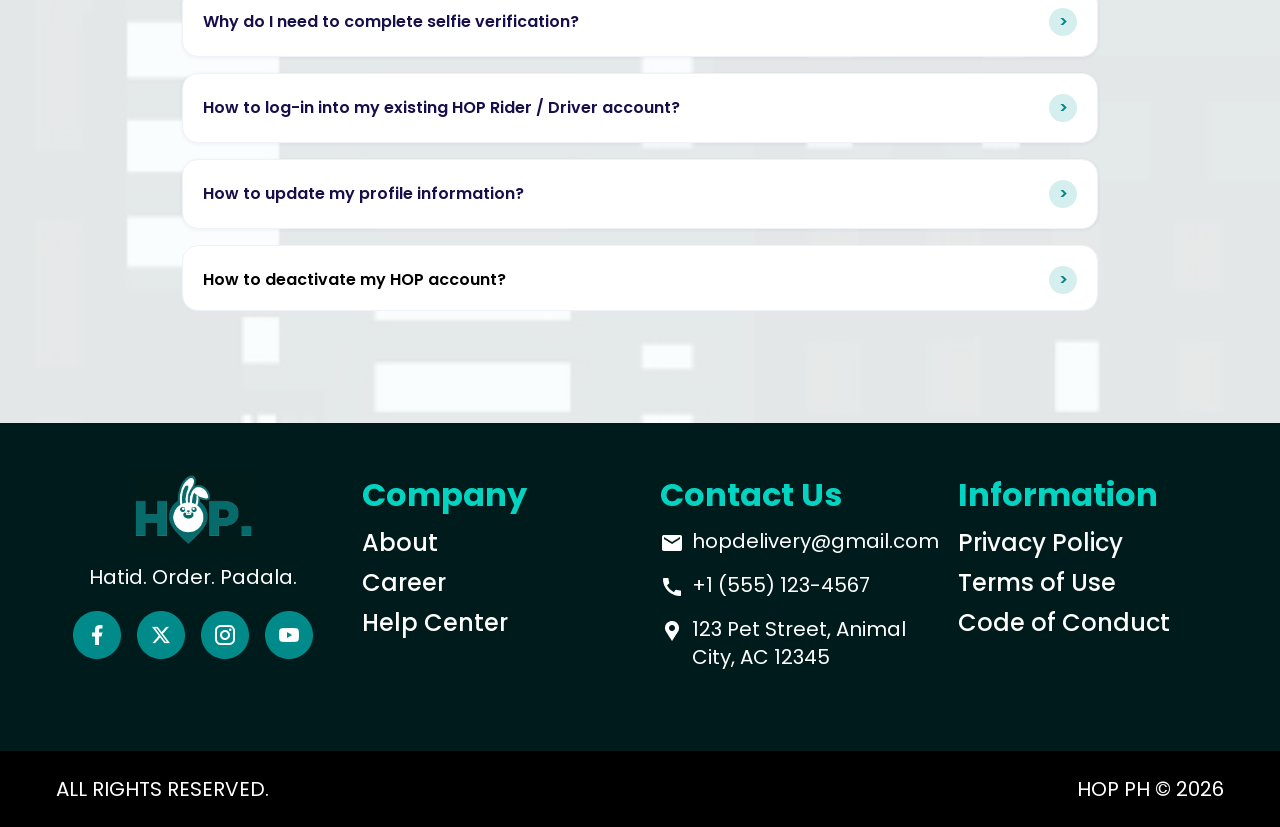
<file: help.html>
<!doctype html>
<html lang="en" class="scroll-smooth">
  <head>
    <meta charset="UTF-8" />
    <meta name="viewport" content="width=device-width, initial-scale=1.0" />
    <title>HOP - Help Center</title>
    <link rel="preconnect" href="https://fonts.googleapis.com" />
    <link rel="preconnect" href="https://fonts.gstatic.com" crossorigin />
    <link href="https://fonts.googleapis.com/css2?family=Poppins:wght@300;400;500;600;700;800&family=Roboto:wght@700&display=swap" rel="stylesheet" />
    <link rel="shortcut icon" href="assets/favicon.ico" type="image/x-icon" />
    <link rel="stylesheet" href="output.css" />
  </head>
  <body class="bg-[#fdfdfd] text-black" style="font-family: &quot;Poppins&quot;, sans-serif">
    <div class="relative overflow-hidden">
      <div class="absolute -top-170 inset-0 -z-10 bg-[url('assets/background_city.jpeg')] bg-cover bg-center opacity-10"></div>

      <header class="mx-auto w-full px-2 py-2 sm:px-8 lg:px-24 lg:pb-2">
        <div class="flex items-center justify-between">
          <img src="assets/hop_logo.png" alt="HOP" class="h-12 w-auto lg:h-20" />

          <nav class="hidden items-center gap-14 text-xl font-medium lg:flex">
            <a href="#" class="transition hover:text-[#00b4a4]">Home</a>
            <a href="#services" class="transition hover:text-[#00b4a4]">Services</a>
            <a href="#coverage" class="transition hover:text-[#00b4a4]">Coverage</a>
            <a href="help.html" class="transition hover:text-[#00b4a4]">Help Center</a>
          </nav>

          <button class="hidden cursor-pointer items-center justify-center rounded-full border-[3px] border-[#007f7a] p-4 leading-none font-semibold text-[#007f7a] transition hover:opacity-90 lg:inline-flex" type="button">Apply as Driver</button>

          <button id="open-menu" class="inline-flex size-10 items-center justify-center rounded-md lg:hidden" type="button" aria-label="Open menu">
            <svg class="size-7" viewBox="0 0 24 24" fill="none" xmlns="http://www.w3.org/2000/svg" aria-hidden="true">
              <path d="M4 7H20M4 12H20M4 17H20" stroke="currentColor" stroke-width="2.5" stroke-linecap="round" />
            </svg>
          </button>
        </div>
      </header>

      <main>
        <section class="mx-auto max-w-7xl px-4 pt-5 pb-12 text-center sm:px-8 lg:mt-32 lg:pt-8 lg:pb-20">
          <h1 class="text-4xl leading-tight font-semibold sm:text-5xl">
            <span class="text-[#00b4a4]">Help</span>
            <span> Center</span>
          </h1>
          <p class="mx-auto mt-4 max-w-2xl text-sm text-black/85 sm:text-base">Got a question? You wanted to file a report? We're here to help.</p>

          <label for="search" class="mx-auto mt-7 flex max-w-177.5 items-center rounded-[7px] border border-[#a1a1a1] bg-white px-4 py-3 shadow-[0_4px_14px_0_#e5e5e5]">
            <svg class="size-5 text-[#acacac]" viewBox="0 0 24 24" fill="none" xmlns="http://www.w3.org/2000/svg" aria-hidden="true">
              <path d="M11 18C14.866 18 18 14.866 18 11C18 7.13401 14.866 4 11 4C7.13401 4 4 7.13401 4 11C4 14.866 7.13401 18 11 18Z" stroke="currentColor" stroke-width="2" />
              <path d="M20 20L16.65 16.65" stroke="currentColor" stroke-width="2" stroke-linecap="round" />
            </svg>
            <input id="search" type="text" placeholder="Search" class="ml-3 w-full border-0 bg-transparent font-['Roboto',sans-serif] text-base text-[#acacac] outline-none" />
          </label>
        </section>

        <section class="mx-auto max-w-7xl px-4 pb-16 sm:px-8 lg:pb-24">
          <h2 class="mb-8 text-3xl font-semibold">
            <span class="text-[#008a8a]">Explore</span>
            <span> all topics</span>
          </h2>

          <div class="grid gap-4 sm:grid-cols-2 lg:grid-cols-4">
            <article class="rounded-[19px] bg-[#f3f3f3] p-8 text-center shadow-[0_4px_29.4px_-2px_rgba(0,0,0,0.25)]">
              <img src="assets/icons/flag_svgrepo.com.png" alt="Getting Started" class="mx-auto size-21">
              <h3 class="mt-5 text-[20px] leading-tight font-semibold text-[#2c2c2c]">Getting Started</h3>
            </article>

            <article class="rounded-[19px] bg-[#f3f3f3] p-8 text-center shadow-[0_4px_29.4px_-2px_rgba(0,0,0,0.25)]">
              <img src="assets/icons/motorcycle-2_svgrepo.com.png" alt="Transport" class="mx-auto size-21">
              <h3 class="mt-5 text-[20px] leading-tight font-semibold text-[#2c2c2c]">Transport</h3>
            </article>

            <article class="rounded-[19px] bg-[#f3f3f3] p-8 text-center shadow-[0_4px_29.4px_-2px_rgba(0,0,0,0.25)]">
              <img src="assets/icons/safety-certificate_svgrepo.com.png" alt="Safety" class="mx-auto size-21">
              <h3 class="mt-5 text-[20px] leading-tight font-semibold text-[#2c2c2c]">Safety</h3>
            </article>

            <article class="rounded-[19px] bg-[#f3f3f3] p-8 text-center shadow-[0_4px_29.4px_-2px_rgba(0,0,0,0.25)]">
              <img src="assets/icons/payment_svgrepo.com.png" alt="Payments & Offers" class="mx-auto size-21">
              <h3 class="mt-5 text-[20px] leading-tight font-semibold text-[#2c2c2c]">Payments &amp; Offers</h3>
            </article>
          </div>

          <div class="mx-auto mt-6 grid max-w-245 gap-4 sm:grid-cols-2 lg:grid-cols-3">
            <article class="rounded-[19px] bg-[#f3f3f3] p-8 text-center shadow-[0_4px_29.4px_-2px_rgba(0,0,0,0.25)]">
              <img src="assets/icons/error_svgrepo.com.png" alt="App Issues" class="mx-auto size-21">
              <h3 class="mt-5 text-[20px] leading-tight font-semibold text-[#2c2c2c]">App Issues</h3>
            </article>

            <article class="rounded-[19px] border-2 border-[#008a8a] bg-white p-8 text-center shadow-[0_4px_29.4px_2px_rgba(0,0,0,0.25)]">
              <img src="assets/icons/steering-wheel_svgrepo.com.png" alt="Driver Partner" class="mx-auto size-21">
              <h3 class="mt-5 text-[20px] leading-tight font-semibold text-[#2c2c2c]">Driver Partner</h3>
            </article>

            <article class="rounded-[19px] bg-[#f3f3f3] p-8 text-center shadow-[0_4px_29.4px_-2px_rgba(0,0,0,0.25)] sm:col-span-2 lg:col-span-1">
              <img src="assets/icons/megaphone_svgrepo.com.png" alt="Report" class="mx-auto size-21">
              <h3 class="mt-5 text-[20px] leading-tight font-semibold text-[#2c2c2c]">Report</h3>
            </article>
          </div>
        </section>

        <section class="mx-auto max-w-245 px-4 pb-20 text-center sm:px-8 lg:pb-28">
          <h2 class="text-4xl leading-tight font-semibold">Frequently asked questions</h2>
          <p class="mx-auto mt-6 max-w-4xl text-sm leading-7 text-black/85 sm:text-base">Our help center has a list of questions and answers that aim to provide clarity on a particular subject. If you need assistance, feel free to check out our FAQs.</p>

          <h3 class="mt-10 text-[32px] font-bold text-[#008a8a]">Getting Started</h3>

          <div class="mt-6 space-y-4 text-left">
            <div data-accordion-item class="rounded-2xl border border-[#f1f2f9] bg-white shadow-[0_1px_4px_0_rgba(25,33,61,0.06)]">
              <button data-accordion-trigger type="button" aria-expanded="false" class="flex w-full items-center justify-between gap-4 px-5 py-5 text-sm font-semibold text-[#170f49] sm:text-base">
                <span class="text-start">How to create a HOP User / Rider account?</span>
                <span data-accordion-icon class="inline-flex size-7 shrink-0 items-center justify-center rounded-full bg-[#d5efee] text-[#008a8a] transition">
                  <span data-accordion-chevron class="inline-block transition-transform duration-200">&gt;</span>
                </span>
              </button>
              <div data-accordion-panel class="h-0 overflow-hidden px-5 opacity-0 transition-[height,opacity] duration-300 ease-in-out">
                <div class="pb-5">
                  <p class="text-sm leading-7 text-black/80">Create your account using your mobile number, verify your OTP, and complete your basic profile details to continue.</p>
                </div>
              </div>
            </div>

            <div data-accordion-item class="rounded-2xl border border-[#f1f2f9] bg-white shadow-[0_1px_4px_0_rgba(25,33,61,0.06)]">
              <button data-accordion-trigger type="button" aria-expanded="false" class="flex w-full items-center justify-between gap-4 px-5 py-5 text-sm font-semibold text-[#170f49] sm:text-base">
                <span class="text-start">How to create a HOP Driver account?</span>
                <span data-accordion-icon class="inline-flex size-7 shrink-0 items-center justify-center rounded-full bg-[#d5efee] text-[#008a8a] transition">
                  <span data-accordion-chevron class="inline-block transition-transform duration-200">&gt;</span>
                </span>
              </button>
              <div data-accordion-panel class="h-0 overflow-hidden px-5 opacity-0 transition-[height,opacity] duration-300 ease-in-out">
                <div class="pb-5">
                  <p class="text-sm leading-7 text-black/80">Apply through the Driver onboarding flow, submit all required documents, and wait for account verification and approval.</p>
                </div>
              </div>
            </div>

            <div data-accordion-item class="rounded-2xl border border-[#f1f2f9] bg-white shadow-[0_1px_4px_0_rgba(25,33,61,0.06)]">
              <button data-accordion-trigger type="button" aria-expanded="false" class="flex w-full items-center justify-between gap-4 px-5 py-5 text-sm font-semibold text-[#170f49] sm:text-base">
                <span class="text-start">How to deactivate my HOP account?</span>
                <span data-accordion-icon class="inline-flex size-7 shrink-0 items-center justify-center rounded-full bg-[#d5efee] text-[#008a8a] transition">
                  <span data-accordion-chevron class="inline-block transition-transform duration-200">&gt;</span>
                </span>
              </button>
              <div data-accordion-panel class="h-0 overflow-hidden px-5 opacity-0 transition-[height,opacity] duration-300 ease-in-out">
                <div class="pb-5">
                  <p class="text-sm leading-7 text-black/80">Go to Account &amp; Security, choose Deactivate Account, and follow the prompts to confirm your request.</p>
                </div>
              </div>
            </div>

            <div data-accordion-item class="rounded-2xl border border-[#f1f2f9] bg-white shadow-[0_1px_4px_0_rgba(25,33,61,0.06)]">
              <button data-accordion-trigger type="button" aria-expanded="false" class="flex w-full items-center justify-between gap-4 px-5 py-5 text-sm font-semibold text-[#170f49] sm:text-base">
                <span class="text-start">Why do I need to complete selfie verification?</span>
                <span data-accordion-icon class="inline-flex size-7 shrink-0 items-center justify-center rounded-full bg-[#d5efee] text-[#008a8a] transition">
                  <span data-accordion-chevron class="inline-block transition-transform duration-200">&gt;</span>
                </span>
              </button>
              <div data-accordion-panel class="h-0 overflow-hidden px-5 opacity-0 transition-[height,opacity] duration-300 ease-in-out">
                <div class="pb-5">
                  <p class="text-sm leading-7 text-black/80">Selfie verification protects your account and helps confirm that only you can access HOP services.</p>
                </div>
              </div>
            </div>

            <div data-accordion-item class="rounded-2xl border border-[#f1f2f9] bg-white shadow-[0_1px_4px_0_rgba(25,33,61,0.06)]">
              <button data-accordion-trigger type="button" aria-expanded="false" class="flex w-full items-center justify-between gap-4 px-5 py-5 text-sm font-semibold text-[#170f49] sm:text-base">
                <span class="text-start">How to log-in into my existing HOP Rider / Driver account?</span>
                <span data-accordion-icon class="inline-flex size-7 shrink-0 items-center justify-center rounded-full bg-[#d5efee] text-[#008a8a] transition">
                  <span data-accordion-chevron class="inline-block transition-transform duration-200">&gt;</span>
                </span>
              </button>
              <div data-accordion-panel class="h-0 overflow-hidden px-5 opacity-0 transition-[height,opacity] duration-300 ease-in-out">
                <div class="pb-5">
                  <p class="text-sm leading-7 text-black/80">Use your registered phone number and password, then complete OTP verification if prompted.</p>
                </div>
              </div>
            </div>

            <div data-accordion-item class="rounded-2xl border border-[#f1f2f9] bg-white shadow-[0_1px_4px_0_rgba(25,33,61,0.06)]">
              <button data-accordion-trigger type="button" aria-expanded="false" class="flex w-full items-center justify-between gap-4 px-5 py-5 text-sm font-semibold text-[#170f49] sm:text-base">
                <span class="text-start">How to update my profile information?</span>
                <span data-accordion-icon class="inline-flex size-7 shrink-0 items-center justify-center rounded-full bg-[#d5efee] text-[#008a8a] transition">
                  <span data-accordion-chevron class="inline-block transition-transform duration-200">&gt;</span>
                </span>
              </button>
              <div data-accordion-panel class="h-0 overflow-hidden px-5 opacity-0 transition-[height,opacity] duration-300 ease-in-out">
                <div class="pb-5">
                  <p class="text-sm leading-7 text-black/80">Open Profile Settings from the app menu and update the fields you want to change before saving.</p>
                </div>
              </div>
            </div>

            <div data-accordion-item class="rounded-2xl border border-[#f1f2f9] bg-white shadow-[0_1px_4px_0_rgba(25,33,61,0.34)]">
              <button data-accordion-trigger type="button" aria-expanded="false" class="flex w-full items-center justify-between gap-4 px-5 pt-5 pb-4 text-sm font-semibold text-black sm:text-base">
                <span class="text-start">How to deactivate my HOP account?</span>
                <span data-accordion-icon class="inline-flex size-7 shrink-0 items-center justify-center rounded-full bg-[#d5efee] text-[#008a8a] transition">
                  <span data-accordion-chevron class="inline-block rotate-90 transition-transform duration-200">&gt;</span>
                </span>
              </button>
              <div data-accordion-panel class="h-0 overflow-hidden px-5 opacity-0 transition-[height,opacity] duration-300 ease-in-out">
                <div class="pb-5">
                  <ol class="list-decimal space-y-1 pl-5 text-sm leading-7 text-black sm:text-[15px]">
                    <li>To deactivate your account simply go to the app's menu tab and click <span class="font-bold">Account &amp; Security.</span></li>
                    <li>Then choose <span class="font-bold">Deactivate Account.</span></li>
                    <li>After that, a list of options will be presented to you. You have to choose the reason why you wanted to deactivate your account.</li>
                    <li>You can also choose <span class="font-bold">Others</span> and specify the reason on the input box provided if your reason for deactivation is not in the choices.</li>
                    <li>Next, once you have chosen a reason for deactivation just hit the red button below and type <span class="font-bold">DEACTIVATE</span>.</li>
                    <li>Lastly, it will prompt you that your account will be deactivated after 60 days and will log you out automatically.</li>
                  </ol>
                </div>
              </div>
            </div>
          </div>
        </section>
      </main>

      <footer id="help" class="mx-auto mt-0 w-full bg-[#001b1b]">
        <div class="px-8 pt-10 pb-16 lg:px-16 lg:pt-12 lg:pb-20">
          <div class="grid w-full gap-10 sm:grid-cols-2 lg:grid-cols-4">
            <div class="flex flex-col items-center">
              <img src="assets/hop_logo.png" alt="HOP" class="h-20 w-auto object-contain" />
              <p class="mt-3 text-[13px] text-white lg:text-xl">Hatid. Order. Padala.</p>
              <div class="mt-5 flex items-center gap-4">
                <a href="#"><img src="assets/facebook.png" alt="Facebook" class="size-11 lg:size-12" /></a>
                <a href="#"><img src="assets/x.png" alt="X" class="size-11 lg:size-12" /></a>
                <a href="#"><img src="assets/instagram.png" alt="Instagram" class="size-11 lg:size-12" /></a>
                <a href="#"><img src="assets/youtube.png" alt="YouTube" class="size-11 lg:size-12" /></a>
              </div>
            </div>

            <div>
              <h4 class="text-[32px] font-bold text-[#03d4c2]">Company</h4>
              <ul class="mt-2 space-y-2 text-2xl font-medium text-white">
                <li>
                  <a href="#" class="transition hover:text-[#00b4a4]">About</a>
                </li>
                <li>
                  <a href="#" class="transition hover:text-[#00b4a4]">Career</a>
                </li>
                <li>
                  <a href="#" class="transition hover:text-[#00b4a4]">Help Center</a>
                </li>
              </ul>
            </div>

            <div>
              <h4 class="text-[32px] font-bold text-[#03d4c2]">Contact Us</h4>
              <ul class="mt-2 space-y-4 text-xl text-white">
                <li class="flex items-start gap-2">
                  <img src="assets/ic_baseline-email.png" alt="Email" class="mt-1 size-6" />
                  <span>hopdelivery@gmail.com</span>
                </li>
                <li class="flex items-start gap-2">
                  <img src="assets/ic_baseline-call.png" alt="Phone" class="mt-1 size-6" />
                  <span>+1 (555) 123-4567</span>
                </li>
                <li class="flex items-start gap-2">
                  <img src="assets/gridicons_location.png" alt="Location" class="mt-1 size-6" />
                  <span>123 Pet Street, Animal City, AC 12345</span>
                </li>
              </ul>
            </div>

            <div>
              <h4 class="text-[32px] font-bold text-[#03d4c2]">Information</h4>
              <ul class="mt-2 space-y-2 text-2xl font-medium text-white">
                <li>
                  <a href="#" class="transition hover:text-[#00b4a4]">Privacy Policy</a>
                </li>
                <li>
                  <a href="#" class="transition hover:text-[#00b4a4]">Terms of Use</a>
                </li>
                <li>
                  <a href="#" class="transition hover:text-[#00b4a4]">Code of Conduct</a>
                </li>
              </ul>
            </div>
          </div>
        </div>

        <div class="flex flex-col items-center justify-between gap-2 bg-black px-6 py-6 text-center text-sm text-white lg:flex-row lg:px-14 lg:text-xl">
          <p>ALL RIGHTS RESERVED.</p>
          <p>HOP PH © 2026</p>
        </div>
      </footer>
    </div>

    <div id="offcanvas" class="pointer-events-none fixed inset-0 z-50 opacity-0 transition duration-300 lg:hidden" aria-hidden="true">
      <div id="offcanvas-backdrop" class="absolute inset-0 bg-black/25"></div>
      <div class="absolute inset-0 bg-[rgba(33,33,33,0.97)] p-8">
        <button id="close-menu" class="absolute top-6 right-6 inline-flex size-10 items-center justify-center rounded-md text-white" type="button" aria-label="Close menu">
          <svg class="size-7" viewBox="0 0 24 24" fill="none" xmlns="http://www.w3.org/2000/svg" aria-hidden="true">
            <path d="M6 6L18 18M18 6L6 18" stroke="currentColor" stroke-width="2.5" stroke-linecap="round" />
          </svg>
        </button>

        <nav class="mt-10 space-y-8 text-[50px] leading-none text-white">
          <a href="index.html" class="block text-[34px]">Home</a>
          <a href="index.html#services" class="block text-[34px]">Services</a>
          <a href="index.html#coverage" class="block text-[34px]">Coverage</a>
          <a href="help.html" class="block text-[34px]">Help Center</a>
        </nav>

        <button class="absolute right-8 bottom-8 left-8 cursor-pointer rounded-[44px] border-[3px] border-[#007f7a] px-8 py-4 text-[16px] leading-none font-semibold text-white" type="button">Apply as Driver</button>
      </div>
    </div>

    <script src="assets/js/help.js"></script>
  </body>
</html>
</file>
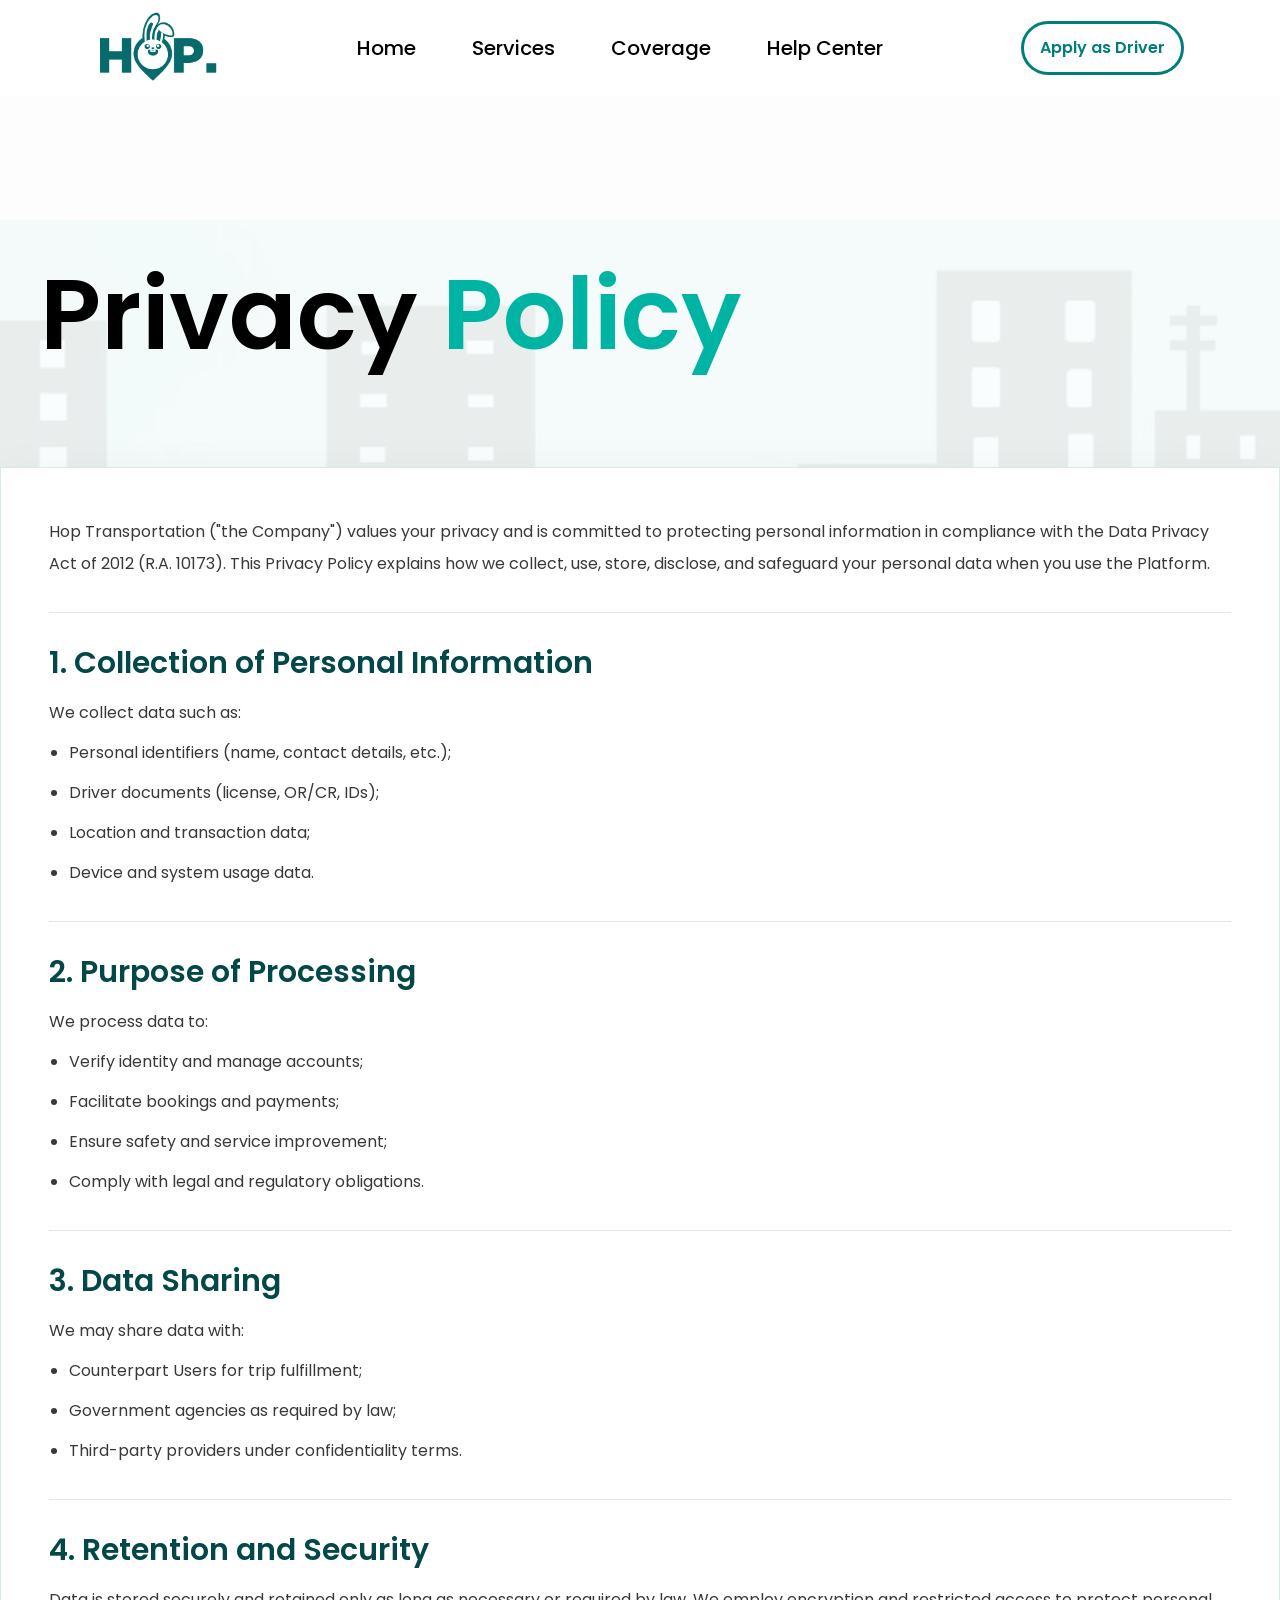
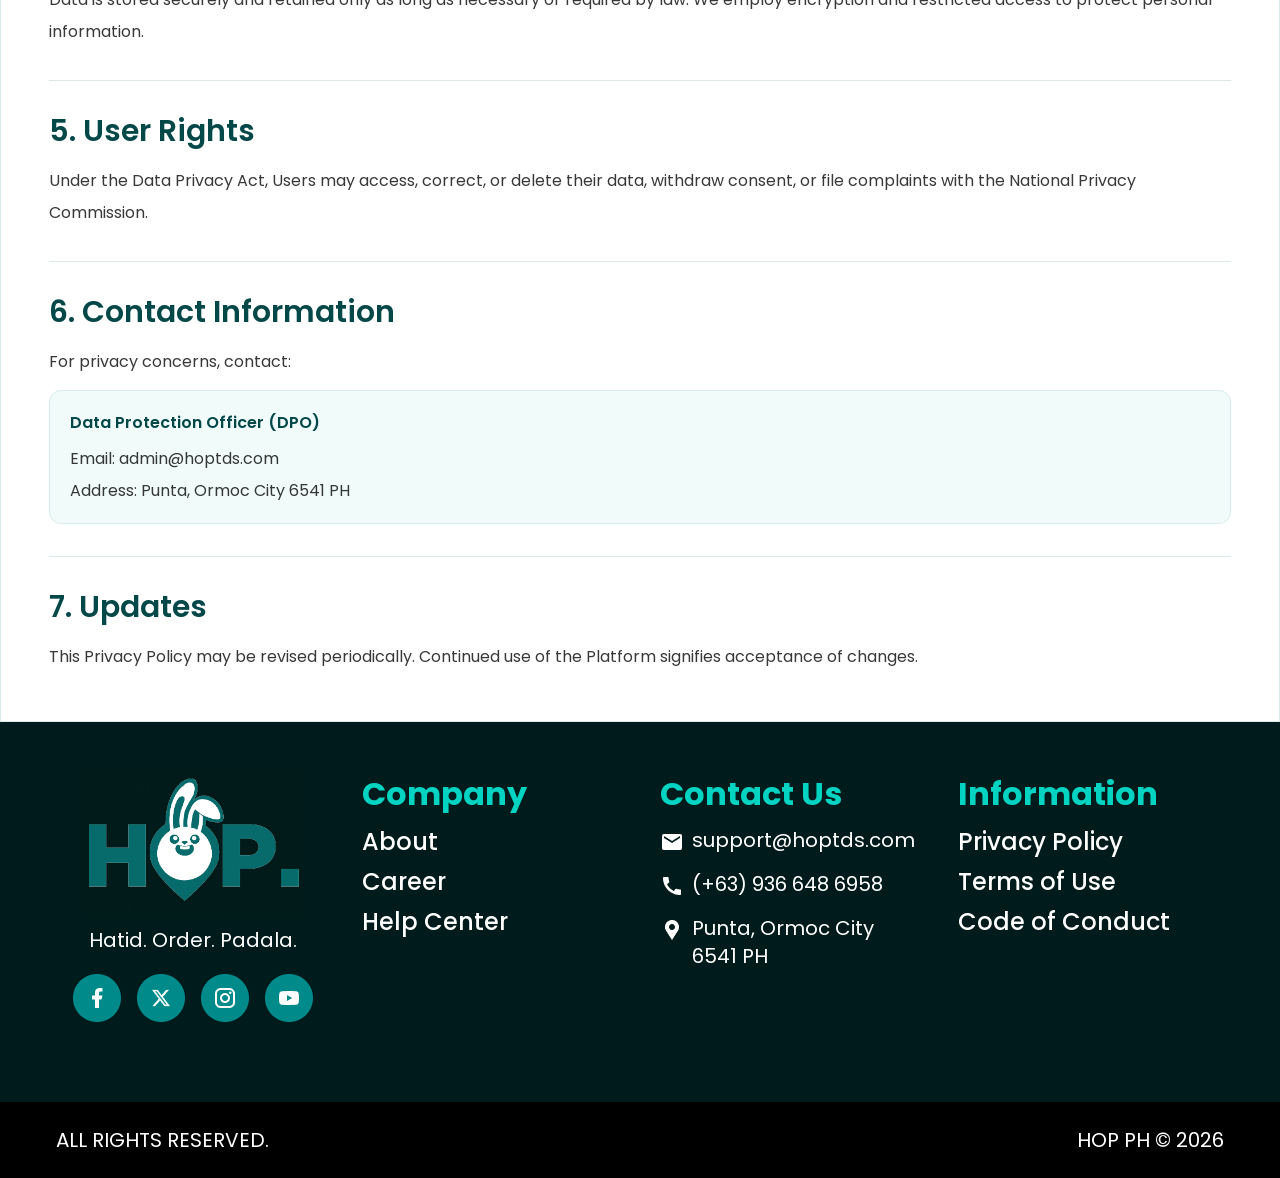
<file: privacy_policy.html>
<!doctype html>
<html lang="en" class="scroll-smooth">
  <head>
    <meta charset="UTF-8" />
    <meta name="viewport" content="width=device-width, initial-scale=1.0" />
    <title>HOP - Help Center</title>
    <link rel="preconnect" href="https://fonts.googleapis.com" />
    <link rel="preconnect" href="https://fonts.gstatic.com" crossorigin />
    <link href="https://fonts.googleapis.com/css2?family=Poppins:wght@300;400;500;600;700;800&family=Roboto:wght@700&display=swap" rel="stylesheet" />
    <link rel="shortcut icon" href="assets/favicon.ico" type="image/x-icon" />
    <link rel="stylesheet" href="output.css" />
  </head>
  <body class="pt-15 sm:pt-20 lg:pt-25 bg-[#fdfdfd] text-black" style="font-family: &quot;Poppins&quot;, sans-serif">
    <div class="relative overflow-hidden">
      <div class="absolute inset-0 top-0 -z-10 mt-10 h-4/100 bg-[url('assets/background_city.jpeg')] bg-cover bg-position-[0%_30%] opacity-10 sm:h-10/100 sm:mt-20 md:mt-20 md:h-5/100 lg:mt-30 lg:h-14/100"></div>

      <header class="fixed bg-white top-0 left-0 z-50 mx-auto w-full px-2 py-2 sm:px-8 lg:px-24 lg:pb-2">
        <div class="flex items-center justify-between">
          <a href="index.html"><img src="assets/hop_logo.png" alt="HOP" class="h-12 w-auto lg:h-20" /></a>

          <nav class="hidden items-center gap-14 text-xl font-medium lg:flex">
            <a href="index.html" class="transition hover:text-[#00b4a4]">Home</a>
            <a href="#services" class="transition hover:text-[#00b4a4]">Services</a>
            <a href="#coverage" class="transition hover:text-[#00b4a4]">Coverage</a>
            <a href="help/getting_started.html" class="transition hover:text-[#00b4a4]">Help Center</a>
          </nav>

          <button class="hidden cursor-pointer items-center justify-center rounded-full border-[3px] border-[#007f7a] p-4 leading-none font-semibold text-[#007f7a] transition hover:opacity-90 lg:inline-flex" type="button">Apply as Driver</button>

          <button id="open-menu" class="inline-flex size-10 items-center justify-center rounded-md lg:hidden" type="button" aria-label="Open menu">
            <svg class="size-7" viewBox="0 0 24 24" fill="none" xmlns="http://www.w3.org/2000/svg" aria-hidden="true">
              <path d="M4 7H20M4 12H20M4 17H20" stroke="currentColor" stroke-width="2.5" stroke-linecap="round" />
            </svg>
          </button>
        </div>
      </header>

      <main>
        <section class="mx-auto ms-2 mt-10 max-w-7xl px-4 pt-8 sm:px-8 sm:mt-20 lg:mt-30">
          <h1 class="text-start text-4xl leading-tight font-semibold sm:text-[47px] md:text-[59px] lg:text-[75px] xl:text-[100px]">
            <span>Privacy</span>
            <span class="text-[#00b4a4]"> Policy</span>
          </h1>
          <div class="h-[4vh] sm:h-[17vh] lg:h-[10vh]"></div>
        </section>

        <section>
          <div class="bg-white p-6 sm:p-8 lg:p-12" style="border: 1px solid #d7ecea; box-shadow: 0 18px 50px rgba(0, 27, 27, 0.08)">
            <p class="text-sm leading-7 sm:text-base sm:leading-8" style="color: rgba(0, 0, 0, 0.78)">
              Hop Transportation ("the Company") values your privacy and is committed to protecting personal information in compliance with the Data Privacy Act of 2012 (R.A. 10173). This Privacy Policy explains how we collect, use, store, disclose, and safeguard your personal data when you use the Platform.
            </p>

            <article class="mt-8 border-t border-[#dce8e8] pt-8">
              <h2 class="text-2xl font-semibold sm:text-3xl" style="color: #034848">1. Collection of Personal Information</h2>
              <p class="mt-4 text-sm leading-7 sm:text-base sm:leading-8" style="color: rgba(0, 0, 0, 0.78)">We collect data such as:</p>
              <ul class="mt-2 list-disc space-y-2 pl-5 text-sm leading-7 sm:text-base sm:leading-8" style="color: rgba(0, 0, 0, 0.78)">
                <li>Personal identifiers (name, contact details, etc.);</li>
                <li>Driver documents (license, OR/CR, IDs);</li>
                <li>Location and transaction data;</li>
                <li>Device and system usage data.</li>
              </ul>
            </article>

            <article class="mt-8 border-t border-[#dce8e8] pt-8">
              <h2 class="text-2xl font-semibold sm:text-3xl" style="color: #034848">2. Purpose of Processing</h2>
              <p class="mt-4 text-sm leading-7 sm:text-base sm:leading-8" style="color: rgba(0, 0, 0, 0.78)">We process data to:</p>
              <ul class="mt-2 list-disc space-y-2 pl-5 text-sm leading-7 sm:text-base sm:leading-8" style="color: rgba(0, 0, 0, 0.78)">
                <li>Verify identity and manage accounts;</li>
                <li>Facilitate bookings and payments;</li>
                <li>Ensure safety and service improvement;</li>
                <li>Comply with legal and regulatory obligations.</li>
              </ul>
            </article>

            <article class="mt-8 border-t border-[#dce8e8] pt-8">
              <h2 class="text-2xl font-semibold sm:text-3xl" style="color: #034848">3. Data Sharing</h2>
              <p class="mt-4 text-sm leading-7 sm:text-base sm:leading-8" style="color: rgba(0, 0, 0, 0.78)">We may share data with:</p>
              <ul class="mt-2 list-disc space-y-2 pl-5 text-sm leading-7 sm:text-base sm:leading-8" style="color: rgba(0, 0, 0, 0.78)">
                <li>Counterpart Users for trip fulfillment;</li>
                <li>Government agencies as required by law;</li>
                <li>Third-party providers under confidentiality terms.</li>
              </ul>
            </article>

            <article class="mt-8 border-t border-[#dce8e8] pt-8">
              <h2 class="text-2xl font-semibold sm:text-3xl" style="color: #034848">4. Retention and Security</h2>
              <p class="mt-4 text-sm leading-7 sm:text-base sm:leading-8" style="color: rgba(0, 0, 0, 0.78)">
                Data is stored securely and retained only as long as necessary or required by law. We employ encryption and restricted access to protect personal information.
              </p>
            </article>

            <article class="mt-8 border-t border-[#dce8e8] pt-8">
              <h2 class="text-2xl font-semibold sm:text-3xl" style="color: #034848">5. User Rights</h2>
              <p class="mt-4 text-sm leading-7 sm:text-base sm:leading-8" style="color: rgba(0, 0, 0, 0.78)">
                Under the Data Privacy Act, Users may access, correct, or delete their data, withdraw consent, or file complaints with the National Privacy Commission.
              </p>
            </article>

            <article class="mt-8 border-t border-[#dce8e8] pt-8">
              <h2 class="text-2xl font-semibold sm:text-3xl" style="color: #034848">6. Contact Information</h2>
              <p class="mt-4 text-sm leading-7 sm:text-base sm:leading-8" style="color: rgba(0, 0, 0, 0.78)">For privacy concerns, contact:</p>
              <div class="mt-3 rounded-xl border px-4 py-4 sm:px-5" style="border-color: #d7ecea; background: rgba(0, 180, 164, 0.06)">
                <p class="text-sm leading-7 font-semibold sm:text-base sm:leading-8" style="color: #034848">Data Protection Officer (DPO)</p>
                <p class="mt-1 text-sm leading-7 sm:text-base sm:leading-8" style="color: rgba(0, 0, 0, 0.78)">Email: <a href="mailto:admin@hoptds.com">admin@hoptds.com</a></p>
                <p class="text-sm leading-7 sm:text-base sm:leading-8" style="color: rgba(0, 0, 0, 0.78)">Address: Punta, Ormoc City 6541 PH</p>
              </div>
            </article>

            <article class="mt-8 border-t border-[#dce8e8] pt-8">
              <h2 class="text-2xl font-semibold sm:text-3xl" style="color: #034848">7. Updates</h2>
              <p class="mt-4 text-sm leading-7 sm:text-base sm:leading-8" style="color: rgba(0, 0, 0, 0.78)">
                This Privacy Policy may be revised periodically. Continued use of the Platform signifies acceptance of changes.
              </p>
            </article>

          </div>
        </section>
      </main>

      <footer id="help" class="mx-auto mt-0 w-full bg-[#001b1b]">
        <div class="px-8 pt-10 pb-16 lg:px-16 lg:pt-12 lg:pb-20">
          <div class="grid w-full gap-10 sm:grid-cols-2 lg:grid-cols-4">
            <div class="flex flex-col items-center">
              <img src="assets/hop_logo.png" alt="HOP" class="h-20 w-auto object-contain lg:h-36" />
              <p class="mt-3 text-[13px] text-white lg:text-xl">Hatid. Order. Padala.</p>
              <div class="mt-5 flex items-center gap-4">
                <a href="#"><img src="assets/facebook.png" alt="Facebook" class="size-11 lg:size-12" /></a>
                <a href="#"><img src="assets/x.png" alt="X" class="size-11 lg:size-12" /></a>
                <a href="#"><img src="assets/instagram.png" alt="Instagram" class="size-11 lg:size-12" /></a>
                <a href="#"><img src="assets/youtube.png" alt="YouTube" class="size-11 lg:size-12" /></a>
              </div>
            </div>

            <div>
              <h4 class="text-[32px] font-bold text-[#03d4c2]">Company</h4>
              <ul class="mt-2 space-y-2 text-2xl font-medium text-white">
                <li>
                  <a href="#" class="transition hover:text-[#00b4a4]">About</a>
                </li>
                <li>
                  <a href="#" class="transition hover:text-[#00b4a4]">Career</a>
                </li>
                <li>
                  <a href="#" class="transition hover:text-[#00b4a4]">Help Center</a>
                </li>
              </ul>
            </div>

            <div>
              <h4 class="text-[32px] font-bold text-[#03d4c2]">Contact Us</h4>
              <ul class="mt-2 space-y-4 text-xl text-white">
                <li class="flex items-start gap-2">
                  <img src="assets/ic_baseline-email.png" alt="Email" class="mt-1 size-6" />
                  <span>support@hoptds.com</span>
                </li>
                <li class="flex items-start gap-2">
                  <img src="assets/ic_baseline-call.png" alt="Phone" class="mt-1 size-6" />
                  <span>(+63) 936 648 6958</span>
                </li>
                <li class="flex items-start gap-2">
                  <img src="assets/gridicons_location.png" alt="Location" class="mt-1 size-6" />
                  <span>Punta, Ormoc City 6541 PH</span>
                </li>
              </ul>
            </div>

            <div>
              <h4 class="text-[32px] font-bold text-[#03d4c2]">Information</h4>
              <ul class="mt-2 space-y-2 text-2xl font-medium text-white">
                <li>
                  <a href="privacy_policy.html" class="transition hover:text-[#00b4a4]">Privacy Policy</a>
                </li>
                <li>
                  <a href="terms_and_agreements.html" class="transition hover:text-[#00b4a4]">Terms of Use</a>
                </li>
                <li>
                  <a href="code_of_conduct.html" class="transition hover:text-[#00b4a4]">Code of Conduct</a>
                </li>
              </ul>
            </div>
          </div>
        </div>

        <div class="flex flex-col items-center justify-between gap-2 bg-black px-6 py-6 text-center text-sm text-white lg:flex-row lg:px-14 lg:text-xl">
          <p>ALL RIGHTS RESERVED.</p>
          <p>HOP PH © 2026</p>
        </div>
      </footer>
    </div>

    <div id="offcanvas" class="pointer-events-none fixed inset-0 z-50 opacity-0 transition duration-300 lg:hidden" aria-hidden="true">
      <div id="offcanvas-backdrop" class="absolute inset-0 bg-black/25"></div>
      <div class="absolute inset-0 bg-[rgba(33,33,33,0.97)] p-8">
        <button id="close-menu" class="absolute top-6 right-6 inline-flex size-10 items-center justify-center rounded-md text-white" type="button" aria-label="Close menu">
          <svg class="size-7" viewBox="0 0 24 24" fill="none" xmlns="http://www.w3.org/2000/svg" aria-hidden="true">
            <path d="M6 6L18 18M18 6L6 18" stroke="currentColor" stroke-width="2.5" stroke-linecap="round" />
          </svg>
        </button>

        <nav class="mt-10 space-y-8 text-[50px] leading-none text-white">
          <a href="index.html" class="block text-[34px]">Home</a>
          <a href="index.html#services" class="block text-[34px]">Services</a>
          <a href="index.html#coverage" class="block text-[34px]">Coverage</a>
          <a href="help/getting_started.html" class="block text-[34px]">Help Center</a>
        </nav>

        <button class="absolute right-8 bottom-8 left-8 cursor-pointer rounded-[44px] border-[3px] border-[#007f7a] px-8 py-4 text-[16px] leading-none font-semibold text-white" type="button">Apply as Driver</button>
      </div>
    </div>

    <script src="assets/js/help.js"></script>
  </body>
</html>
</file>
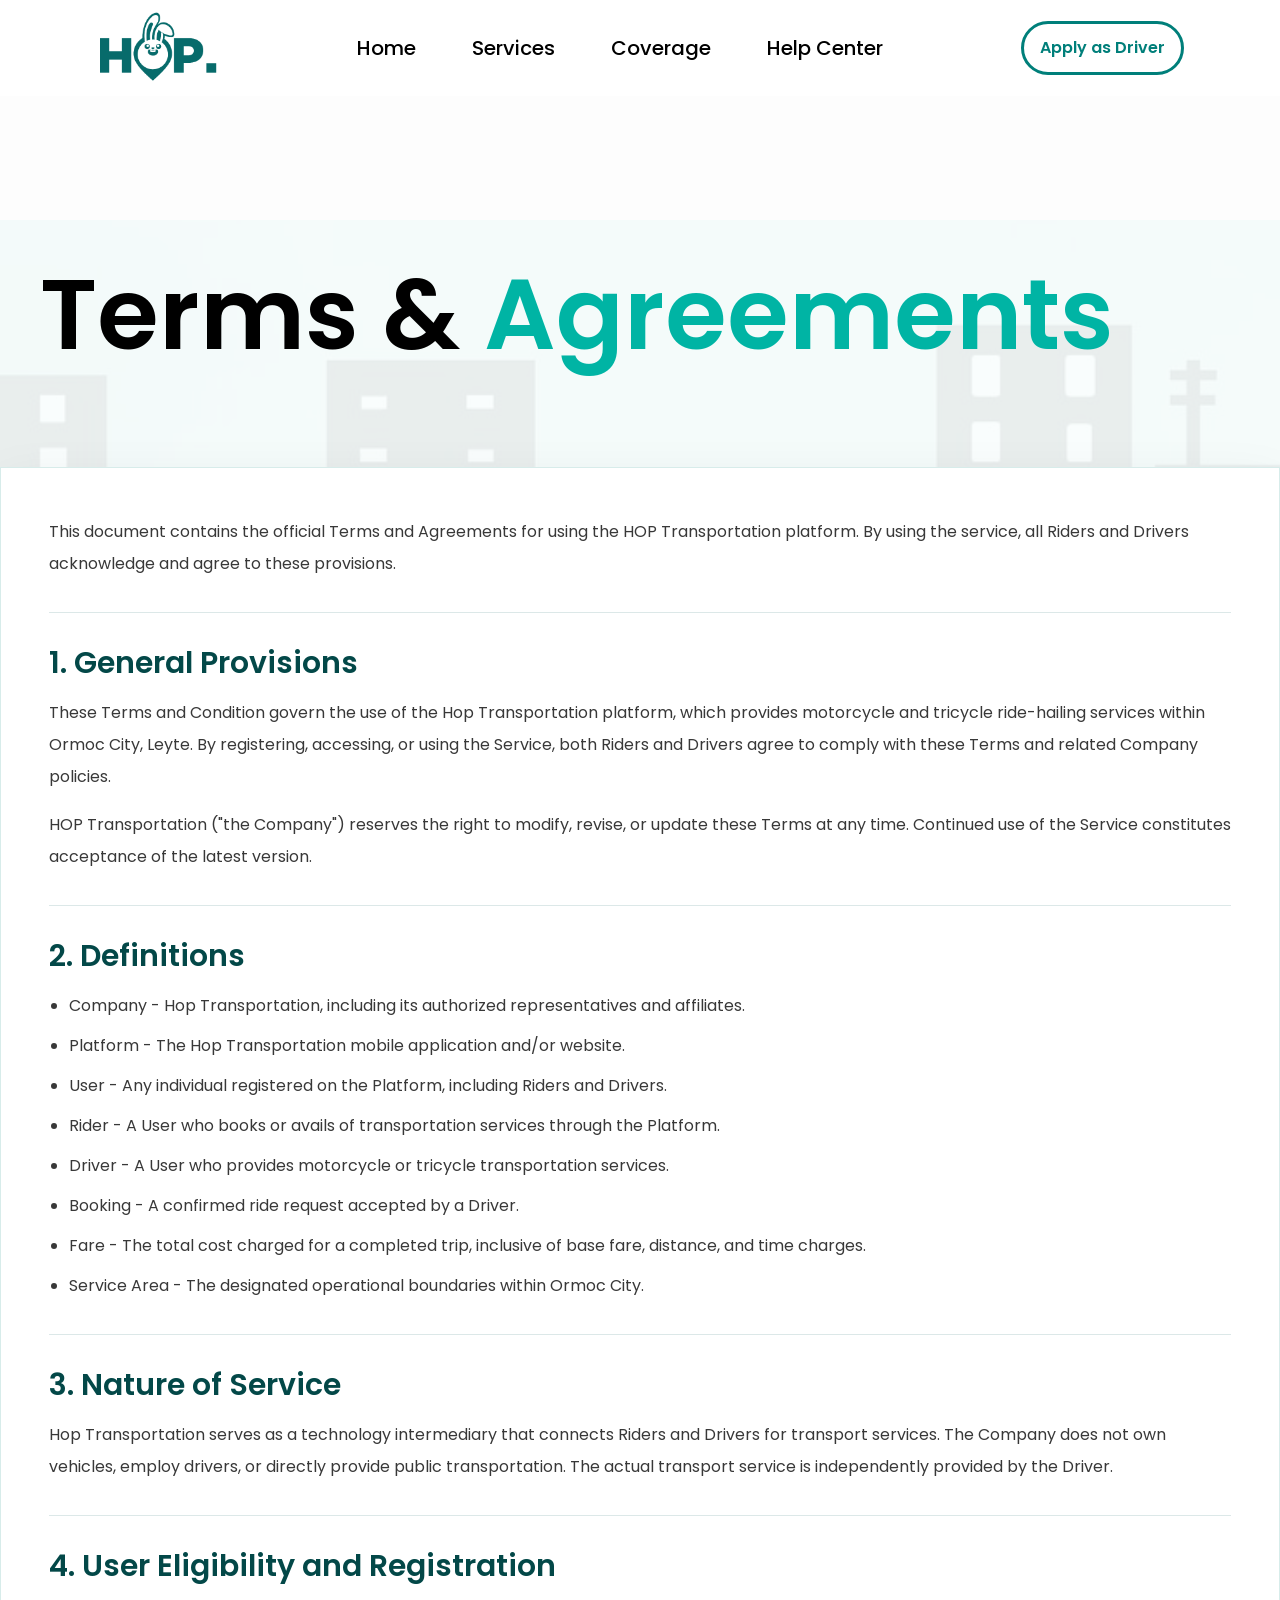
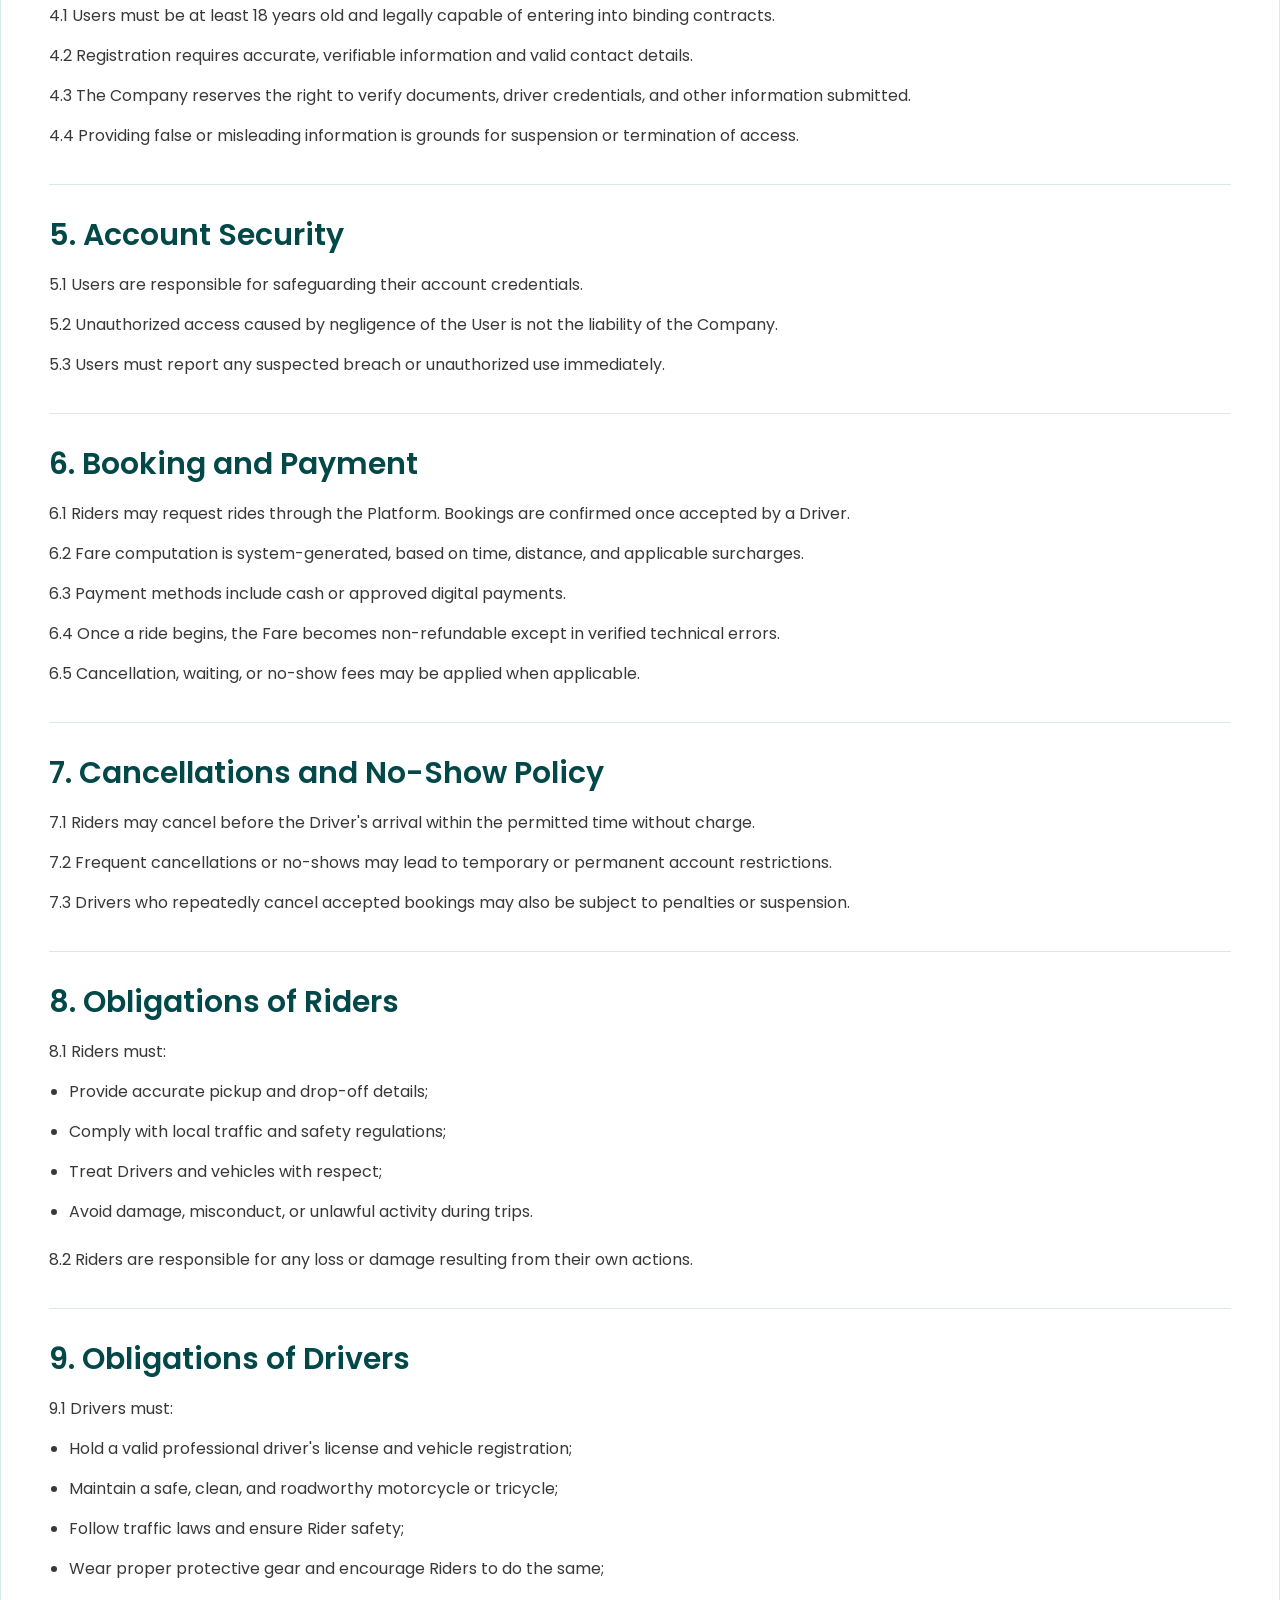
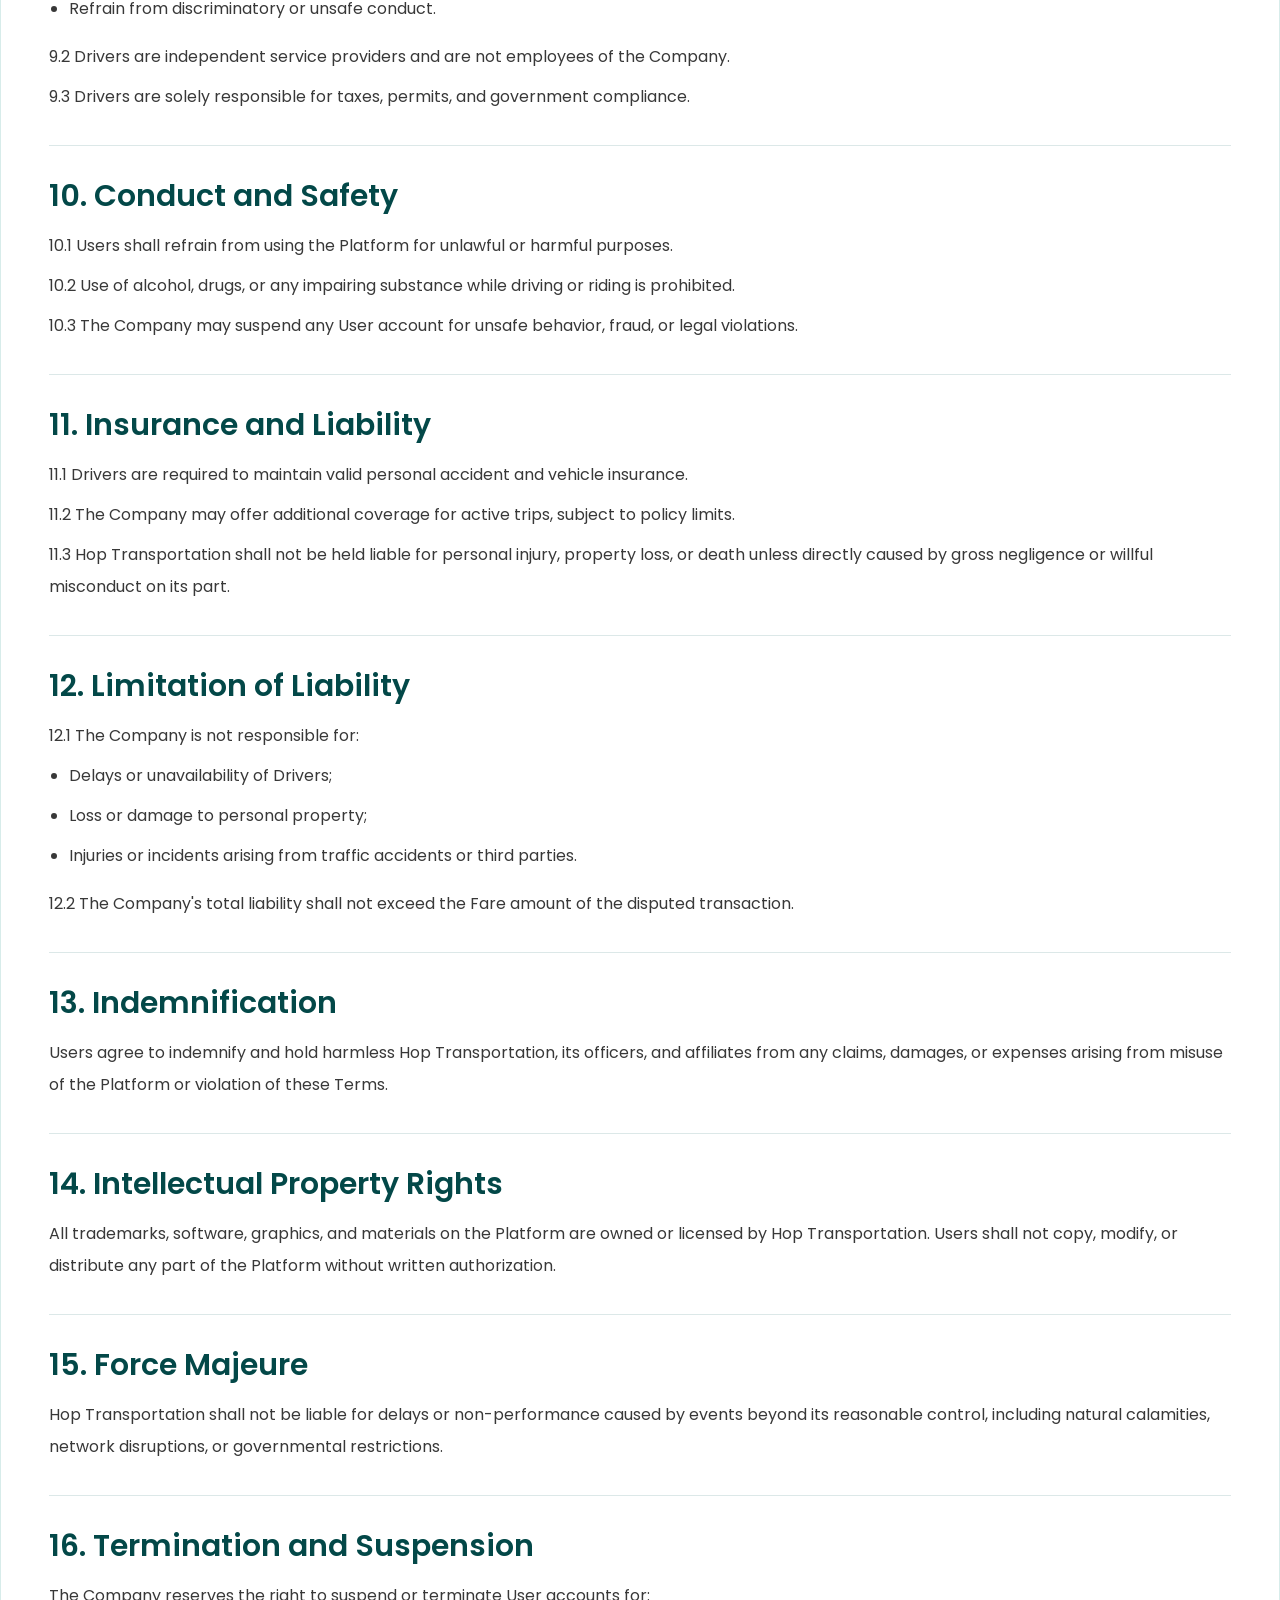
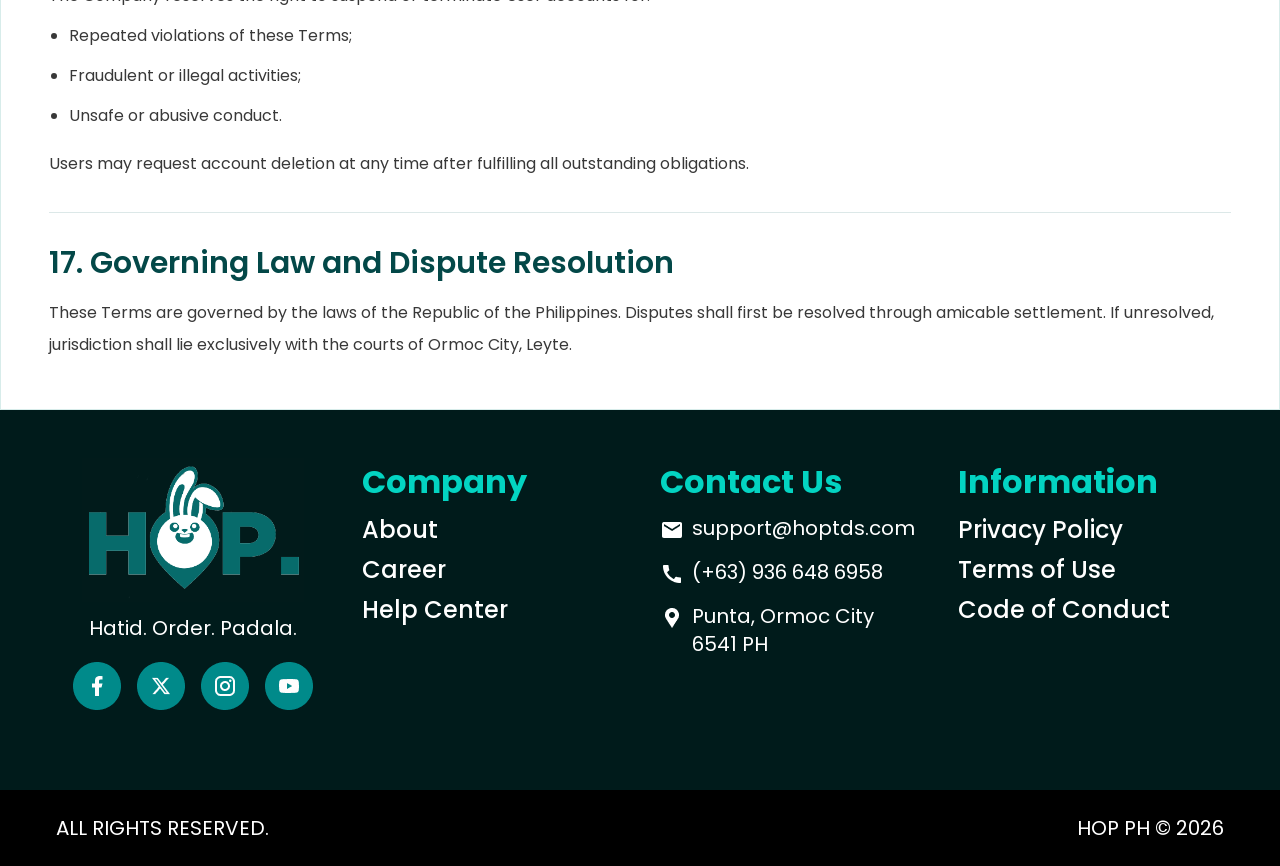
<file: terms_and_agreements.html>
<!doctype html>
<html lang="en" class="scroll-smooth">
  <head>
    <meta charset="UTF-8" />
    <meta name="viewport" content="width=device-width, initial-scale=1.0" />
    <title>HOP - Help Center</title>
    <link rel="preconnect" href="https://fonts.googleapis.com" />
    <link rel="preconnect" href="https://fonts.gstatic.com" crossorigin />
    <link href="https://fonts.googleapis.com/css2?family=Poppins:wght@300;400;500;600;700;800&family=Roboto:wght@700&display=swap" rel="stylesheet" />
    <link rel="shortcut icon" href="assets/favicon.ico" type="image/x-icon" />
    <link rel="stylesheet" href="output.css" />
  </head>
  <body class="pt-15 sm:pt-20 lg:pt-25 bg-[#fdfdfd] text-black" style="font-family: &quot;Poppins&quot;, sans-serif">
    <div class="relative overflow-hidden">
      <div class="absolute inset-0 top-0 -z-10 mt-10 h-2/100 bg-[url('assets/background_city.jpeg')] bg-cover bg-position-[0%_30%] opacity-10 sm:h-10/100 sm:mt-20 md:mt-20 md:h-5/100 lg:mt-30 lg:h-10/100"></div>

      <header class="fixed bg-white top-0 left-0 z-50 mx-auto w-full px-2 py-2 sm:px-8 lg:px-24 lg:pb-2">
        <div class="flex items-center justify-between">
          <a href="index.html"><img src="assets/hop_logo.png" alt="HOP" class="h-12 w-auto lg:h-20" /></a>

          <nav class="hidden items-center gap-14 text-xl font-medium lg:flex">
            <a href="index.html" class="transition hover:text-[#00b4a4]">Home</a>
            <a href="#services" class="transition hover:text-[#00b4a4]">Services</a>
            <a href="#coverage" class="transition hover:text-[#00b4a4]">Coverage</a>
            <a href="help/getting_started.html" class="transition hover:text-[#00b4a4]">Help Center</a>
          </nav>

          <button class="hidden cursor-pointer items-center justify-center rounded-full border-[3px] border-[#007f7a] p-4 leading-none font-semibold text-[#007f7a] transition hover:opacity-90 lg:inline-flex" type="button">Apply as Driver</button>

          <button id="open-menu" class="inline-flex size-10 items-center justify-center rounded-md lg:hidden" type="button" aria-label="Open menu">
            <svg class="size-7" viewBox="0 0 24 24" fill="none" xmlns="http://www.w3.org/2000/svg" aria-hidden="true">
              <path d="M4 7H20M4 12H20M4 17H20" stroke="currentColor" stroke-width="2.5" stroke-linecap="round" />
            </svg>
          </button>
        </div>
      </header>

      <main>
        <section class="mx-auto ms-2 mt-10 max-w-7xl px-4 pt-8 sm:px-8 sm:mt-20 lg:mt-30">
          <h1 class="text-start text-4xl leading-tight font-semibold sm:text-[47px] md:text-[59px] lg:text-[75px] xl:text-[100px]">
            <span>Terms &</span>
            <span class="text-[#00b4a4]"> Agreements</span>
          </h1>
          <div class="h-[2vh] sm:h-[17vh] lg:h-[10vh]"></div>
        </section>

        <section>
          <div class="bg-white p-6 sm:p-8 lg:p-12" style="border: 1px solid #d7ecea; box-shadow: 0 18px 50px rgba(0, 27, 27, 0.08)">
            <p class="text-sm leading-7 sm:text-base sm:leading-8" style="color: rgba(0, 0, 0, 0.78)">
              This document contains the official Terms and Agreements for using the HOP Transportation platform. By using the service, all Riders and Drivers acknowledge and agree to these provisions.
            </p>

            <article class="mt-8 border-t border-[#dce8e8] pt-8">
              <h2 class="text-2xl font-semibold sm:text-3xl" style="color: #034848">1. General Provisions</h2>
              <p class="mt-4 text-sm leading-7 sm:text-base sm:leading-8" style="color: rgba(0, 0, 0, 0.78)">
                These Terms and Condition govern the use of the Hop Transportation platform, which provides motorcycle and tricycle ride-hailing services within Ormoc City, Leyte. By registering, accessing, or using the Service, both Riders and Drivers agree to comply with these Terms and related Company policies.
              </p>
              <p class="mt-4 text-sm leading-7 sm:text-base sm:leading-8" style="color: rgba(0, 0, 0, 0.78)">
                HOP Transportation ("the Company") reserves the right to modify, revise, or update these Terms at any time. Continued use of the Service constitutes acceptance of the latest version.
              </p>
            </article>

            <article class="mt-8 border-t border-[#dce8e8] pt-8">
              <h2 class="text-2xl font-semibold sm:text-3xl" style="color: #034848">2. Definitions</h2>
              <ul class="mt-4 list-disc space-y-2 pl-5 text-sm leading-7 sm:text-base sm:leading-8" style="color: rgba(0, 0, 0, 0.78)">
                <li>Company - Hop Transportation, including its authorized representatives and affiliates.</li>
                <li>Platform - The Hop Transportation mobile application and/or website.</li>
                <li>User - Any individual registered on the Platform, including Riders and Drivers.</li>
                <li>Rider - A User who books or avails of transportation services through the Platform.</li>
                <li>Driver - A User who provides motorcycle or tricycle transportation services.</li>
                <li>Booking - A confirmed ride request accepted by a Driver.</li>
                <li>Fare - The total cost charged for a completed trip, inclusive of base fare, distance, and time charges.</li>
                <li>Service Area - The designated operational boundaries within Ormoc City.</li>
              </ul>
            </article>

            <article class="mt-8 border-t border-[#dce8e8] pt-8">
              <h2 class="text-2xl font-semibold sm:text-3xl" style="color: #034848">3. Nature of Service</h2>
              <p class="mt-4 text-sm leading-7 sm:text-base sm:leading-8" style="color: rgba(0, 0, 0, 0.78)">
                Hop Transportation serves as a technology intermediary that connects Riders and Drivers for transport services. The Company does not own vehicles, employ drivers, or directly provide public transportation. The actual transport service is independently provided by the Driver.
              </p>
            </article>

            <article class="mt-8 border-t border-[#dce8e8] pt-8">
              <h2 class="text-2xl font-semibold sm:text-3xl" style="color: #034848">4. User Eligibility and Registration</h2>
              <p class="mt-4 text-sm leading-7 sm:text-base sm:leading-8" style="color: rgba(0, 0, 0, 0.78)">4.1 Users must be at least 18 years old and legally capable of entering into binding contracts.</p>
              <p class="mt-2 text-sm leading-7 sm:text-base sm:leading-8" style="color: rgba(0, 0, 0, 0.78)">4.2 Registration requires accurate, verifiable information and valid contact details.</p>
              <p class="mt-2 text-sm leading-7 sm:text-base sm:leading-8" style="color: rgba(0, 0, 0, 0.78)">4.3 The Company reserves the right to verify documents, driver credentials, and other information submitted.</p>
              <p class="mt-2 text-sm leading-7 sm:text-base sm:leading-8" style="color: rgba(0, 0, 0, 0.78)">4.4 Providing false or misleading information is grounds for suspension or termination of access.</p>
            </article>

            <article class="mt-8 border-t border-[#dce8e8] pt-8">
              <h2 class="text-2xl font-semibold sm:text-3xl" style="color: #034848">5. Account Security</h2>
              <p class="mt-4 text-sm leading-7 sm:text-base sm:leading-8" style="color: rgba(0, 0, 0, 0.78)">5.1 Users are responsible for safeguarding their account credentials.</p>
              <p class="mt-2 text-sm leading-7 sm:text-base sm:leading-8" style="color: rgba(0, 0, 0, 0.78)">5.2 Unauthorized access caused by negligence of the User is not the liability of the Company.</p>
              <p class="mt-2 text-sm leading-7 sm:text-base sm:leading-8" style="color: rgba(0, 0, 0, 0.78)">5.3 Users must report any suspected breach or unauthorized use immediately.</p>
            </article>

            <article class="mt-8 border-t border-[#dce8e8] pt-8">
              <h2 class="text-2xl font-semibold sm:text-3xl" style="color: #034848">6. Booking and Payment</h2>
              <p class="mt-4 text-sm leading-7 sm:text-base sm:leading-8" style="color: rgba(0, 0, 0, 0.78)">6.1 Riders may request rides through the Platform. Bookings are confirmed once accepted by a Driver.</p>
              <p class="mt-2 text-sm leading-7 sm:text-base sm:leading-8" style="color: rgba(0, 0, 0, 0.78)">6.2 Fare computation is system-generated, based on time, distance, and applicable surcharges.</p>
              <p class="mt-2 text-sm leading-7 sm:text-base sm:leading-8" style="color: rgba(0, 0, 0, 0.78)">6.3 Payment methods include cash or approved digital payments.</p>
              <p class="mt-2 text-sm leading-7 sm:text-base sm:leading-8" style="color: rgba(0, 0, 0, 0.78)">6.4 Once a ride begins, the Fare becomes non-refundable except in verified technical errors.</p>
              <p class="mt-2 text-sm leading-7 sm:text-base sm:leading-8" style="color: rgba(0, 0, 0, 0.78)">6.5 Cancellation, waiting, or no-show fees may be applied when applicable.</p>
            </article>

            <article class="mt-8 border-t border-[#dce8e8] pt-8">
              <h2 class="text-2xl font-semibold sm:text-3xl" style="color: #034848">7. Cancellations and No-Show Policy</h2>
              <p class="mt-4 text-sm leading-7 sm:text-base sm:leading-8" style="color: rgba(0, 0, 0, 0.78)">7.1 Riders may cancel before the Driver's arrival within the permitted time without charge.</p>
              <p class="mt-2 text-sm leading-7 sm:text-base sm:leading-8" style="color: rgba(0, 0, 0, 0.78)">7.2 Frequent cancellations or no-shows may lead to temporary or permanent account restrictions.</p>
              <p class="mt-2 text-sm leading-7 sm:text-base sm:leading-8" style="color: rgba(0, 0, 0, 0.78)">7.3 Drivers who repeatedly cancel accepted bookings may also be subject to penalties or suspension.</p>
            </article>

            <article class="mt-8 border-t border-[#dce8e8] pt-8">
              <h2 class="text-2xl font-semibold sm:text-3xl" style="color: #034848">8. Obligations of Riders</h2>
              <p class="mt-4 text-sm leading-7 sm:text-base sm:leading-8" style="color: rgba(0, 0, 0, 0.78)">8.1 Riders must:</p>
              <ul class="mt-2 list-disc space-y-2 pl-5 text-sm leading-7 sm:text-base sm:leading-8" style="color: rgba(0, 0, 0, 0.78)">
                <li>Provide accurate pickup and drop-off details;</li>
                <li>Comply with local traffic and safety regulations;</li>
                <li>Treat Drivers and vehicles with respect;</li>
                <li>Avoid damage, misconduct, or unlawful activity during trips.</li>
              </ul>
              <p class="mt-4 text-sm leading-7 sm:text-base sm:leading-8" style="color: rgba(0, 0, 0, 0.78)">8.2 Riders are responsible for any loss or damage resulting from their own actions.</p>
            </article>

            <article class="mt-8 border-t border-[#dce8e8] pt-8">
              <h2 class="text-2xl font-semibold sm:text-3xl" style="color: #034848">9. Obligations of Drivers</h2>
              <p class="mt-4 text-sm leading-7 sm:text-base sm:leading-8" style="color: rgba(0, 0, 0, 0.78)">9.1 Drivers must:</p>
              <ul class="mt-2 list-disc space-y-2 pl-5 text-sm leading-7 sm:text-base sm:leading-8" style="color: rgba(0, 0, 0, 0.78)">
                <li>Hold a valid professional driver's license and vehicle registration;</li>
                <li>Maintain a safe, clean, and roadworthy motorcycle or tricycle;</li>
                <li>Follow traffic laws and ensure Rider safety;</li>
                <li>Wear proper protective gear and encourage Riders to do the same;</li>
                <li>Refrain from discriminatory or unsafe conduct.</li>
              </ul>
              <p class="mt-4 text-sm leading-7 sm:text-base sm:leading-8" style="color: rgba(0, 0, 0, 0.78)">9.2 Drivers are independent service providers and are not employees of the Company.</p>
              <p class="mt-2 text-sm leading-7 sm:text-base sm:leading-8" style="color: rgba(0, 0, 0, 0.78)">9.3 Drivers are solely responsible for taxes, permits, and government compliance.</p>
            </article>

            <article class="mt-8 border-t border-[#dce8e8] pt-8">
              <h2 class="text-2xl font-semibold sm:text-3xl" style="color: #034848">10. Conduct and Safety</h2>
              <p class="mt-4 text-sm leading-7 sm:text-base sm:leading-8" style="color: rgba(0, 0, 0, 0.78)">10.1 Users shall refrain from using the Platform for unlawful or harmful purposes.</p>
              <p class="mt-2 text-sm leading-7 sm:text-base sm:leading-8" style="color: rgba(0, 0, 0, 0.78)">10.2 Use of alcohol, drugs, or any impairing substance while driving or riding is prohibited.</p>
              <p class="mt-2 text-sm leading-7 sm:text-base sm:leading-8" style="color: rgba(0, 0, 0, 0.78)">10.3 The Company may suspend any User account for unsafe behavior, fraud, or legal violations.</p>
            </article>

            <article class="mt-8 border-t border-[#dce8e8] pt-8">
              <h2 class="text-2xl font-semibold sm:text-3xl" style="color: #034848">11. Insurance and Liability</h2>
              <p class="mt-4 text-sm leading-7 sm:text-base sm:leading-8" style="color: rgba(0, 0, 0, 0.78)">11.1 Drivers are required to maintain valid personal accident and vehicle insurance.</p>
              <p class="mt-2 text-sm leading-7 sm:text-base sm:leading-8" style="color: rgba(0, 0, 0, 0.78)">11.2 The Company may offer additional coverage for active trips, subject to policy limits.</p>
              <p class="mt-2 text-sm leading-7 sm:text-base sm:leading-8" style="color: rgba(0, 0, 0, 0.78)">11.3 Hop Transportation shall not be held liable for personal injury, property loss, or death unless directly caused by gross negligence or willful misconduct on its part.</p>
            </article>

            <article class="mt-8 border-t border-[#dce8e8] pt-8">
              <h2 class="text-2xl font-semibold sm:text-3xl" style="color: #034848">12. Limitation of Liability</h2>
              <p class="mt-4 text-sm leading-7 sm:text-base sm:leading-8" style="color: rgba(0, 0, 0, 0.78)">12.1 The Company is not responsible for:</p>
              <ul class="mt-2 list-disc space-y-2 pl-5 text-sm leading-7 sm:text-base sm:leading-8" style="color: rgba(0, 0, 0, 0.78)">
                <li>Delays or unavailability of Drivers;</li>
                <li>Loss or damage to personal property;</li>
                <li>Injuries or incidents arising from traffic accidents or third parties.</li>
              </ul>
              <p class="mt-4 text-sm leading-7 sm:text-base sm:leading-8" style="color: rgba(0, 0, 0, 0.78)">12.2 The Company's total liability shall not exceed the Fare amount of the disputed transaction.</p>
            </article>

            <article class="mt-8 border-t border-[#dce8e8] pt-8">
              <h2 class="text-2xl font-semibold sm:text-3xl" style="color: #034848">13. Indemnification</h2>
              <p class="mt-4 text-sm leading-7 sm:text-base sm:leading-8" style="color: rgba(0, 0, 0, 0.78)">
                Users agree to indemnify and hold harmless Hop Transportation, its officers, and affiliates from any claims, damages, or expenses arising from misuse of the Platform or violation of these Terms.
              </p>
            </article>

            <article class="mt-8 border-t border-[#dce8e8] pt-8">
              <h2 class="text-2xl font-semibold sm:text-3xl" style="color: #034848">14. Intellectual Property Rights</h2>
              <p class="mt-4 text-sm leading-7 sm:text-base sm:leading-8" style="color: rgba(0, 0, 0, 0.78)">
                All trademarks, software, graphics, and materials on the Platform are owned or licensed by Hop Transportation. Users shall not copy, modify, or distribute any part of the Platform without written authorization.
              </p>
            </article>

            <article class="mt-8 border-t border-[#dce8e8] pt-8">
              <h2 class="text-2xl font-semibold sm:text-3xl" style="color: #034848">15. Force Majeure</h2>
              <p class="mt-4 text-sm leading-7 sm:text-base sm:leading-8" style="color: rgba(0, 0, 0, 0.78)">
                Hop Transportation shall not be liable for delays or non-performance caused by events beyond its reasonable control, including natural calamities, network disruptions, or governmental restrictions.
              </p>
            </article>

            <article class="mt-8 border-t border-[#dce8e8] pt-8">
              <h2 class="text-2xl font-semibold sm:text-3xl" style="color: #034848">16. Termination and Suspension</h2>
              <p class="mt-4 text-sm leading-7 sm:text-base sm:leading-8" style="color: rgba(0, 0, 0, 0.78)">The Company reserves the right to suspend or terminate User accounts for:</p>
              <ul class="mt-2 list-disc space-y-2 pl-5 text-sm leading-7 sm:text-base sm:leading-8" style="color: rgba(0, 0, 0, 0.78)">
                <li>Repeated violations of these Terms;</li>
                <li>Fraudulent or illegal activities;</li>
                <li>Unsafe or abusive conduct.</li>
              </ul>
              <p class="mt-4 text-sm leading-7 sm:text-base sm:leading-8" style="color: rgba(0, 0, 0, 0.78)">Users may request account deletion at any time after fulfilling all outstanding obligations.</p>
            </article>

            <article class="mt-8 border-t border-[#dce8e8] pt-8">
              <h2 class="text-2xl font-semibold sm:text-3xl" style="color: #034848">17. Governing Law and Dispute Resolution</h2>
              <p class="mt-4 text-sm leading-7 sm:text-base sm:leading-8" style="color: rgba(0, 0, 0, 0.78)">
                These Terms are governed by the laws of the Republic of the Philippines. Disputes shall first be resolved through amicable settlement. If unresolved, jurisdiction shall lie exclusively with the courts of Ormoc City, Leyte.
              </p>
            </article>
          </div>
        </section>
      </main>

      <footer id="help" class="mx-auto mt-0 w-full bg-[#001b1b]">
        <div class="px-8 pt-10 pb-16 lg:px-16 lg:pt-12 lg:pb-20">
          <div class="grid w-full gap-10 sm:grid-cols-2 lg:grid-cols-4">
            <div class="flex flex-col items-center">
              <img src="assets/hop_logo.png" alt="HOP" class="h-20 w-auto object-contain lg:h-36" />
              <p class="mt-3 text-[13px] text-white lg:text-xl">Hatid. Order. Padala.</p>
              <div class="mt-5 flex items-center gap-4">
                <a href="#"><img src="assets/facebook.png" alt="Facebook" class="size-11 lg:size-12" /></a>
                <a href="#"><img src="assets/x.png" alt="X" class="size-11 lg:size-12" /></a>
                <a href="#"><img src="assets/instagram.png" alt="Instagram" class="size-11 lg:size-12" /></a>
                <a href="#"><img src="assets/youtube.png" alt="YouTube" class="size-11 lg:size-12" /></a>
              </div>
            </div>

            <div>
              <h4 class="text-[32px] font-bold text-[#03d4c2]">Company</h4>
              <ul class="mt-2 space-y-2 text-2xl font-medium text-white">
                <li>
                  <a href="#" class="transition hover:text-[#00b4a4]">About</a>
                </li>
                <li>
                  <a href="#" class="transition hover:text-[#00b4a4]">Career</a>
                </li>
                <li>
                  <a href="#" class="transition hover:text-[#00b4a4]">Help Center</a>
                </li>
              </ul>
            </div>

            <div>
              <h4 class="text-[32px] font-bold text-[#03d4c2]">Contact Us</h4>
              <ul class="mt-2 space-y-4 text-xl text-white">
                <li class="flex items-start gap-2">
                  <img src="assets/ic_baseline-email.png" alt="Email" class="mt-1 size-6" />
                  <span>support@hoptds.com</span>
                </li>
                <li class="flex items-start gap-2">
                  <img src="assets/ic_baseline-call.png" alt="Phone" class="mt-1 size-6" />
                  <span>(+63) 936 648 6958</span>
                </li>
                <li class="flex items-start gap-2">
                  <img src="assets/gridicons_location.png" alt="Location" class="mt-1 size-6" />
                  <span>Punta, Ormoc City 6541 PH</span>
                </li>
              </ul>
            </div>

            <div>
              <h4 class="text-[32px] font-bold text-[#03d4c2]">Information</h4>
              <ul class="mt-2 space-y-2 text-2xl font-medium text-white">
                <li>
                  <a href="privacy_policy.html" class="transition hover:text-[#00b4a4]">Privacy Policy</a>
                </li>
                <li>
                  <a href="terms_and_agreements.html" class="transition hover:text-[#00b4a4]">Terms of Use</a>
                </li>
                <li>
                  <a href="code_of_conduct.html" class="transition hover:text-[#00b4a4]">Code of Conduct</a>
                </li>
              </ul>
            </div>
          </div>
        </div>

        <div class="flex flex-col items-center justify-between gap-2 bg-black px-6 py-6 text-center text-sm text-white lg:flex-row lg:px-14 lg:text-xl">
          <p>ALL RIGHTS RESERVED.</p>
          <p>HOP PH © 2026</p>
        </div>
      </footer>
    </div>

    <div id="offcanvas" class="pointer-events-none fixed inset-0 z-50 opacity-0 transition duration-300 lg:hidden" aria-hidden="true">
      <div id="offcanvas-backdrop" class="absolute inset-0 bg-black/25"></div>
      <div class="absolute inset-0 bg-[rgba(33,33,33,0.97)] p-8">
        <button id="close-menu" class="absolute top-6 right-6 inline-flex size-10 items-center justify-center rounded-md text-white" type="button" aria-label="Close menu">
          <svg class="size-7" viewBox="0 0 24 24" fill="none" xmlns="http://www.w3.org/2000/svg" aria-hidden="true">
            <path d="M6 6L18 18M18 6L6 18" stroke="currentColor" stroke-width="2.5" stroke-linecap="round" />
          </svg>
        </button>

        <nav class="mt-10 space-y-8 text-[50px] leading-none text-white">
          <a href="index.html" class="block text-[34px]">Home</a>
          <a href="index.html#services" class="block text-[34px]">Services</a>
          <a href="index.html#coverage" class="block text-[34px]">Coverage</a>
          <a href="help/getting_started.html" class="block text-[34px]">Help Center</a>
        </nav>

        <button class="absolute right-8 bottom-8 left-8 cursor-pointer rounded-[44px] border-[3px] border-[#007f7a] px-8 py-4 text-[16px] leading-none font-semibold text-white" type="button">Apply as Driver</button>
      </div>
    </div>

    <script src="assets/js/help.js"></script>
  </body>
</html>
</file>
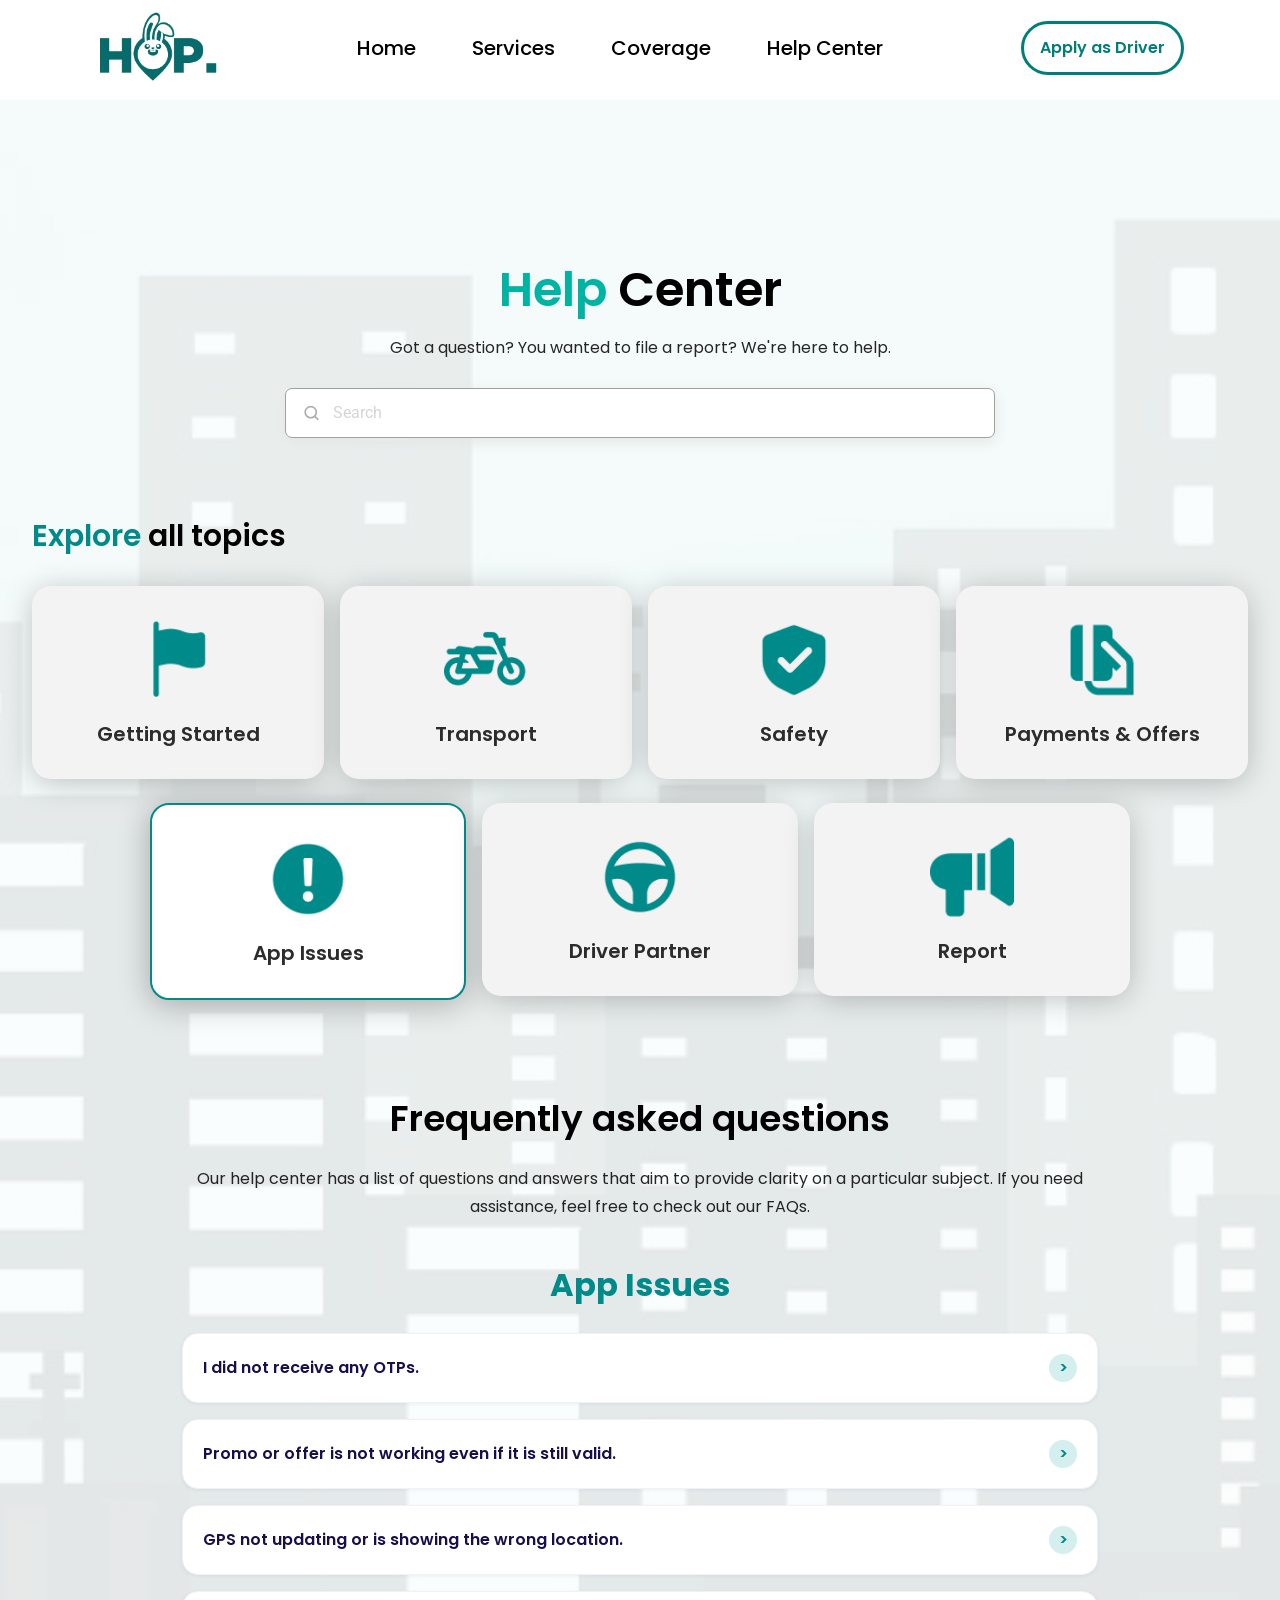
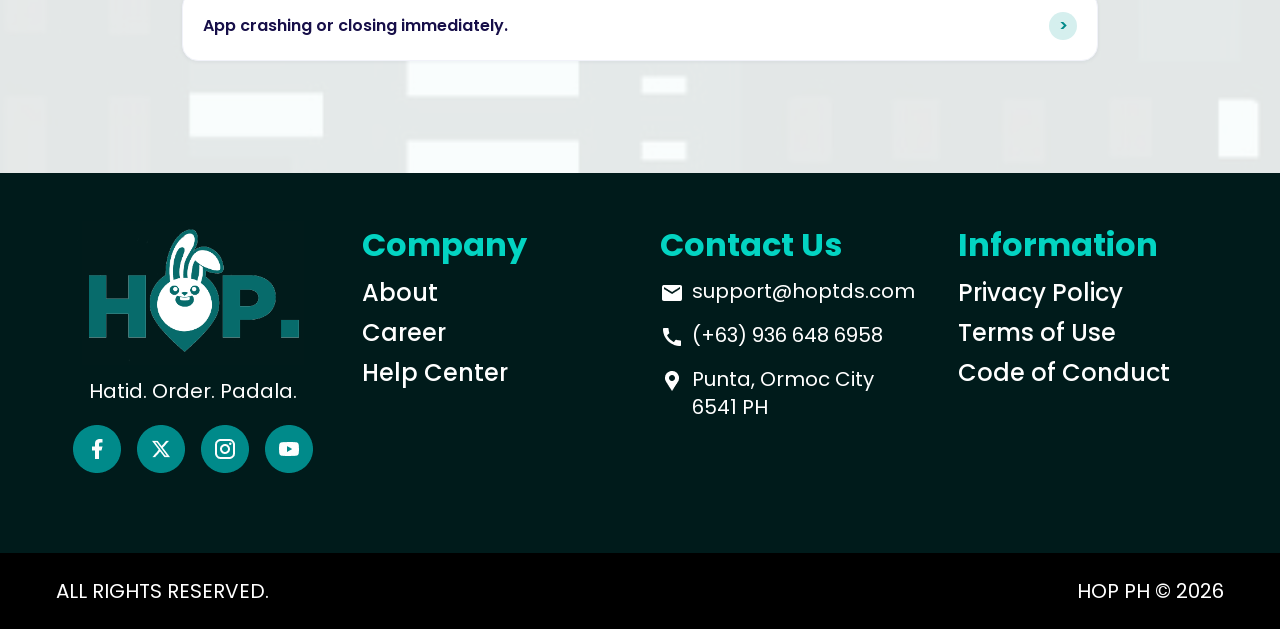
<file: help/app_issues.html>
<!doctype html>
<html lang="en" class="scroll-smooth">
  <head>
    <meta charset="UTF-8" />
    <meta name="viewport" content="width=device-width, initial-scale=1.0" />
    <title>HOP - Help Center</title>
    <link rel="preconnect" href="https://fonts.googleapis.com" />
    <link rel="preconnect" href="https://fonts.gstatic.com" crossorigin />
    <link href="https://fonts.googleapis.com/css2?family=Poppins:wght@300;400;500;600;700;800&family=Roboto:wght@700&display=swap" rel="stylesheet" />
    <link rel="shortcut icon" href="../assets/favicon.ico" type="image/x-icon" />
    <link rel="stylesheet" href="../output.css" />
  </head>
  <body class="pt-15 sm:pt-20 lg:pt-25 bg-[#fdfdfd] text-black" style="font-family: &quot;Poppins&quot;, sans-serif">
    <div class="relative overflow-hidden">
      <div class="absolute inset-0 -top-150 -z-10 bg-[url('../assets/background_city.jpeg')] bg-cover bg-center opacity-10"></div>

      <header class="fixed bg-white top-0 left-0 z-50 mx-auto w-full px-2 py-2 sm:px-8 lg:px-24 lg:pb-2">
        <div class="flex items-center justify-between">
          <a href="../index.html"><img src="../assets/hop_logo.png" alt="HOP" class="h-12 w-auto lg:h-20" /></a>

          <nav class="hidden items-center gap-14 text-xl font-medium lg:flex">
            <a href="../index.html" class="transition hover:text-[#00b4a4]">Home</a>
            <a href="#services" class="transition hover:text-[#00b4a4]">Services</a>
            <a href="#coverage" class="transition hover:text-[#00b4a4]">Coverage</a>
            <a href="getting_started.html" class="transition hover:text-[#00b4a4]">Help Center</a>
          </nav>

          <button class="hidden cursor-pointer items-center justify-center rounded-full border-[3px] border-[#007f7a] p-4 leading-none font-semibold text-[#007f7a] transition hover:opacity-90 lg:inline-flex" type="button">Apply as Driver</button>

          <button id="open-menu" class="inline-flex size-10 items-center justify-center rounded-md lg:hidden" type="button" aria-label="Open menu">
            <svg class="size-7" viewBox="0 0 24 24" fill="none" xmlns="http://www.w3.org/2000/svg" aria-hidden="true">
              <path d="M4 7H20M4 12H20M4 17H20" stroke="currentColor" stroke-width="2.5" stroke-linecap="round" />
            </svg>
          </button>
        </div>
      </header>

      <main>
        <section class="mx-auto max-w-7xl px-4 pt-5 pb-12 text-center sm:px-8 lg:mt-32 lg:pt-8 lg:pb-20">
          <h1 class="text-4xl leading-tight font-semibold sm:text-5xl">
            <span class="text-[#00b4a4]">Help</span>
            <span> Center</span>
          </h1>
          <p class="mx-auto mt-4 max-w-2xl text-sm text-black/85 sm:text-base">Got a question? You wanted to file a report? We're here to help.</p>

          <label for="search" class="mx-auto mt-7 flex max-w-177.5 items-center rounded-[7px] border border-[#a1a1a1] bg-white px-4 py-3 shadow-[0_4px_14px_0_#e5e5e5]">
            <svg class="size-5 text-[#acacac]" viewBox="0 0 24 24" fill="none" xmlns="http://www.w3.org/2000/svg" aria-hidden="true">
              <path d="M11 18C14.866 18 18 14.866 18 11C18 7.13401 14.866 4 11 4C7.13401 4 4 7.13401 4 11C4 14.866 7.13401 18 11 18Z" stroke="currentColor" stroke-width="2" />
              <path d="M20 20L16.65 16.65" stroke="currentColor" stroke-width="2" stroke-linecap="round" />
            </svg>
            <input id="search" type="text" placeholder="Search" class="ml-3 w-full border-0 bg-transparent font-['Roboto',sans-serif] text-base text-[#acacac] outline-none" />
          </label>
        </section>

        <section class="mx-auto max-w-7xl px-4 pb-16 sm:px-8 lg:pb-24">
          <h2 class="mb-8 text-3xl font-semibold">
            <span class="text-[#008a8a]">Explore</span>
            <span> all topics</span>
          </h2>

          <div class="grid gap-4 sm:grid-cols-2 lg:grid-cols-4">
            <a href="getting_started.html">
              <article class="rounded-[19px] bg-[#f3f3f3] p-8 text-center shadow-[0_4px_29.4px_-2px_rgba(0,0,0,0.25)]">
                <img src="../assets/icons/flag_svgrepo.com.png" alt="Getting Started" class="mx-auto size-21" />
                <h3 class="mt-5 text-[20px] leading-tight font-semibold text-[#2c2c2c]">Getting Started</h3>
              </article>
            </a>

            <a href="transport.html">
              <article class="rounded-[19px] bg-[#f3f3f3] p-8 text-center shadow-[0_4px_29.4px_-2px_rgba(0,0,0,0.25)]">
                <img src="../assets/icons/motorcycle-2_svgrepo.com.png" alt="Transport" class="mx-auto size-21" />
                <h3 class="mt-5 text-[20px] leading-tight font-semibold text-[#2c2c2c]">Transport</h3>
              </article>
            </a>

            <a href="safety.html">
              <article class="rounded-[19px] bg-[#f3f3f3] p-8 text-center shadow-[0_4px_29.4px_-2px_rgba(0,0,0,0.25)]">
                <img src="../assets/icons/safety-certificate_svgrepo.com.png" alt="Safety" class="mx-auto size-21" />
                <h3 class="mt-5 text-[20px] leading-tight font-semibold text-[#2c2c2c]">Safety</h3>
              </article>
            </a>

            <a href="payments_and_offers.html">
              <article class="rounded-[19px] bg-[#f3f3f3] p-8 text-center shadow-[0_4px_29.4px_-2px_rgba(0,0,0,0.25)]">
                <img src="../assets/icons/payment_svgrepo.com.png" alt="Payments & Offers" class="mx-auto size-21" />
                <h3 class="mt-5 text-[20px] leading-tight font-semibold text-[#2c2c2c]">Payments &amp; Offers</h3>
              </article>
            </a>
          </div>

          <div class="mx-auto mt-6 grid max-w-245 gap-4 sm:grid-cols-2 lg:grid-cols-3">
            <a href="#">
              <article class="rounded-[19px] border-2 border-[#008a8a] bg-white p-8 text-center shadow-[0_4px_29.4px_2px_rgba(0,0,0,0.25)]">
                <img src="../assets/icons/error_svgrepo.com.png" alt="App Issues" class="mx-auto size-21" />
                <h3 class="mt-5 text-[20px] leading-tight font-semibold text-[#2c2c2c]">App Issues</h3>
              </article>
            </a>

            <a href="driver_partner.html">
              <article class="rounded-[19px] bg-[#f3f3f3] p-8 text-center shadow-[0_4px_29.4px_-2px_rgba(0,0,0,0.25)]">
                <img src="../assets/icons/steering-wheel_svgrepo.com.png" alt="Driver Partner" class="mx-auto size-21" />
                <h3 class="mt-5 text-[20px] leading-tight font-semibold text-[#2c2c2c]">Driver Partner</h3>
              </article>
            </a>

            <a href="report.html">
              <article class="rounded-[19px] bg-[#f3f3f3] p-8 text-center shadow-[0_4px_29.4px_-2px_rgba(0,0,0,0.25)] sm:col-span-2 lg:col-span-1">
                <img src="../assets/icons/megaphone_svgrepo.com.png" alt="Report" class="mx-auto size-21" />
                <h3 class="mt-5 text-[20px] leading-tight font-semibold text-[#2c2c2c]">Report</h3>
              </article>
            </a>
          </div>
        </section>

        <section class="mx-auto max-w-245 px-4 pb-20 text-center sm:px-8 lg:pb-28">
          <h2 class="text-4xl leading-tight font-semibold">Frequently asked questions</h2>
          <p class="mx-auto mt-6 max-w-4xl text-sm leading-7 text-black/85 sm:text-base">Our help center has a list of questions and answers that aim to provide clarity on a particular subject. If you need assistance, feel free to check out our FAQs.</p>

          <h3 class="mt-10 text-[32px] font-bold text-[#008a8a]">App Issues</h3>

          <div class="mt-6 space-y-4 text-left">
            <div data-accordion-item class="rounded-2xl border border-[#f1f2f9] bg-white shadow-[0_1px_4px_0_rgba(25,33,61,0.06)]">
              <button data-accordion-trigger type="button" aria-expanded="false" class="flex w-full items-center justify-between gap-4 px-5 py-5 text-sm font-semibold text-[#170f49] sm:text-base">
                <span class="text-start">I did not receive any OTPs.</span>
                <span data-accordion-icon class="inline-flex size-7 shrink-0 items-center justify-center rounded-full bg-[#d5efee] text-[#008a8a] transition">
                  <span data-accordion-chevron class="inline-block transition-transform duration-200">&gt;</span>
                </span>
              </button>
              <div data-accordion-panel class="h-0 overflow-hidden px-5 opacity-0 transition-[height,opacity] duration-300 ease-in-out">
                <div class="pb-5">
                  <p class="text-sm leading-7 text-black/80">Check if your mobile number is correct and that you have a stable network signal. Wait a few seconds and tap Resend OTP. If the issue continues, restart your phone or contact support.</p>
                </div>
              </div>
            </div>

            <div data-accordion-item class="rounded-2xl border border-[#f1f2f9] bg-white shadow-[0_1px_4px_0_rgba(25,33,61,0.06)]">
              <button data-accordion-trigger type="button" aria-expanded="false" class="flex w-full items-center justify-between gap-4 px-5 py-5 text-sm font-semibold text-[#170f49] sm:text-base">
                <span class="text-start">Promo or offer is not working even if it is still valid.</span>
                <span data-accordion-icon class="inline-flex size-7 shrink-0 items-center justify-center rounded-full bg-[#d5efee] text-[#008a8a] transition">
                  <span data-accordion-chevron class="inline-block transition-transform duration-200">&gt;</span>
                </span>
              </button>
              <div data-accordion-panel class="h-0 overflow-hidden px-5 opacity-0 transition-[height,opacity] duration-300 ease-in-out">
                <div class="pb-5">
                  <p class="text-sm leading-7 text-black/80">Make sure the promo applies to your selected ride type and location, and that you meet the minimum fare or usage conditions. Try reapplying the code or restarting the app.</p>
                </div>
              </div>
            </div>

            <div data-accordion-item class="rounded-2xl border border-[#f1f2f9] bg-white shadow-[0_1px_4px_0_rgba(25,33,61,0.06)]">
              <button data-accordion-trigger type="button" aria-expanded="false" class="flex w-full items-center justify-between gap-4 px-5 py-5 text-sm font-semibold text-[#170f49] sm:text-base">
                <span class="text-start">GPS not updating or is showing the wrong location.</span>
                <span data-accordion-icon class="inline-flex size-7 shrink-0 items-center justify-center rounded-full bg-[#d5efee] text-[#008a8a] transition">
                  <span data-accordion-chevron class="inline-block transition-transform duration-200">&gt;</span>
                </span>
              </button>
              <div data-accordion-panel class="h-0 overflow-hidden px-5 opacity-0 transition-[height,opacity] duration-300 ease-in-out">
                <div class="pb-5">
                  <p class="text-sm leading-7 text-black/80">Ensure your phone’s location services are turned on and set to high accuracy. Move to an open area for better signal, then refresh or restart the app.</p>
                </div>
              </div>
            </div>

            <div data-accordion-item class="rounded-2xl border border-[#f1f2f9] bg-white shadow-[0_1px_4px_0_rgba(25,33,61,0.06)]">
              <button data-accordion-trigger type="button" aria-expanded="false" class="flex w-full items-center justify-between gap-4 px-5 py-5 text-sm font-semibold text-[#170f49] sm:text-base">
                <span class="text-start">App crashing or closing immediately.</span>
                <span data-accordion-icon class="inline-flex size-7 shrink-0 items-center justify-center rounded-full bg-[#d5efee] text-[#008a8a] transition">
                  <span data-accordion-chevron class="inline-block transition-transform duration-200">&gt;</span>
                </span>
              </button>
              <div data-accordion-panel class="h-0 overflow-hidden px-5 opacity-0 transition-[height,opacity] duration-300 ease-in-out">
                <div class="pb-5">
                  <p class="text-sm leading-7 text-black/80">Update the app to the latest version, check your internet connection, and restart your device. If the problem persists, reinstall the app or report it through the Help Center.</p>
                </div>
              </div>
            </div>
          </div>
        </section>
      </main>

      <footer id="help" class="mx-auto mt-0 w-full bg-[#001b1b]">
        <div class="px-8 pt-10 pb-16 lg:px-16 lg:pt-12 lg:pb-20">
          <div class="grid w-full gap-10 sm:grid-cols-2 lg:grid-cols-4">
            <div class="flex flex-col items-center">
              <img src="../assets/hop_logo.png" alt="HOP" class="h-20 w-auto object-contain lg:h-36" />
              <p class="mt-3 text-[13px] text-white lg:text-xl">Hatid. Order. Padala.</p>
              <div class="mt-5 flex items-center gap-4">
                <a href="#"><img src="../assets/facebook.png" alt="Facebook" class="size-11 lg:size-12" /></a>
                <a href="#"><img src="../assets/x.png" alt="X" class="size-11 lg:size-12" /></a>
                <a href="#"><img src="../assets/instagram.png" alt="Instagram" class="size-11 lg:size-12" /></a>
                <a href="#"><img src="../assets/youtube.png" alt="YouTube" class="size-11 lg:size-12" /></a>
              </div>
            </div>

            <div>
              <h4 class="text-[32px] font-bold text-[#03d4c2]">Company</h4>
              <ul class="mt-2 space-y-2 text-2xl font-medium text-white">
                <li>
                  <a href="#" class="transition hover:text-[#00b4a4]">About</a>
                </li>
                <li>
                  <a href="#" class="transition hover:text-[#00b4a4]">Career</a>
                </li>
                <li>
                  <a href="#" class="transition hover:text-[#00b4a4]">Help Center</a>
                </li>
              </ul>
            </div>

            <div>
              <h4 class="text-[32px] font-bold text-[#03d4c2]">Contact Us</h4>
              <ul class="mt-2 space-y-4 text-xl text-white">
                <li class="flex items-start gap-2">
                  <img src="../assets/ic_baseline-email.png" alt="Email" class="mt-1 size-6" />
                  <span>support@hoptds.com</span>
                </li>
                <li class="flex items-start gap-2">
                  <img src="../assets/ic_baseline-call.png" alt="Phone" class="mt-1 size-6" />
                  <span>(+63) 936 648 6958</span>
                </li>
                <li class="flex items-start gap-2">
                  <img src="../assets/gridicons_location.png" alt="Location" class="mt-1 size-6" />
                  <span>Punta, Ormoc City 6541 PH</span>
                </li>
              </ul>
            </div>

            <div>
              <h4 class="text-[32px] font-bold text-[#03d4c2]">Information</h4>
              <ul class="mt-2 space-y-2 text-2xl font-medium text-white">
                <li>
                  <a href="../privacy_policy.html" class="transition hover:text-[#00b4a4]">Privacy Policy</a>
                </li>
                <li>
                  <a href="../terms_and_agreements.html" class="transition hover:text-[#00b4a4]">Terms of Use</a>
                </li>
                <li>
                  <a href="../code_of_conduct.html" class="transition hover:text-[#00b4a4]">Code of Conduct</a>
                </li>
              </ul>
            </div>
          </div>
        </div>

        <div class="flex flex-col items-center justify-between gap-2 bg-black px-6 py-6 text-center text-sm text-white lg:flex-row lg:px-14 lg:text-xl">
          <p>ALL RIGHTS RESERVED.</p>
          <p>HOP PH © 2026</p>
        </div>
      </footer>
    </div>

    <div id="offcanvas" class="pointer-events-none fixed inset-0 z-50 opacity-0 transition duration-300 lg:hidden" aria-hidden="true">
      <div id="offcanvas-backdrop" class="absolute inset-0 bg-black/25"></div>
      <div class="absolute inset-0 bg-[rgba(33,33,33,0.97)] p-8">
        <button id="close-menu" class="absolute top-6 right-6 inline-flex size-10 items-center justify-center rounded-md text-white" type="button" aria-label="Close menu">
          <svg class="size-7" viewBox="0 0 24 24" fill="none" xmlns="http://www.w3.org/2000/svg" aria-hidden="true">
            <path d="M6 6L18 18M18 6L6 18" stroke="currentColor" stroke-width="2.5" stroke-linecap="round" />
          </svg>
        </button>

        <nav class="mt-10 space-y-8 text-[50px] leading-none text-white">
          <a href="../index.html" class="block text-[34px]">Home</a>
          <a href="index.html#services" class="block text-[34px]">Services</a>
          <a href="index.html#coverage" class="block text-[34px]">Coverage</a>
          <a href="getting_started.html" class="block text-[34px]">Help Center</a>
        </nav>

        <button class="absolute right-8 bottom-8 left-8 cursor-pointer rounded-[44px] border-[3px] border-[#007f7a] px-8 py-4 text-[16px] leading-none font-semibold text-white" type="button">Apply as Driver</button>
      </div>
    </div>

    <script src="../assets/js/help.js"></script>
  </body>
</html>
</file>
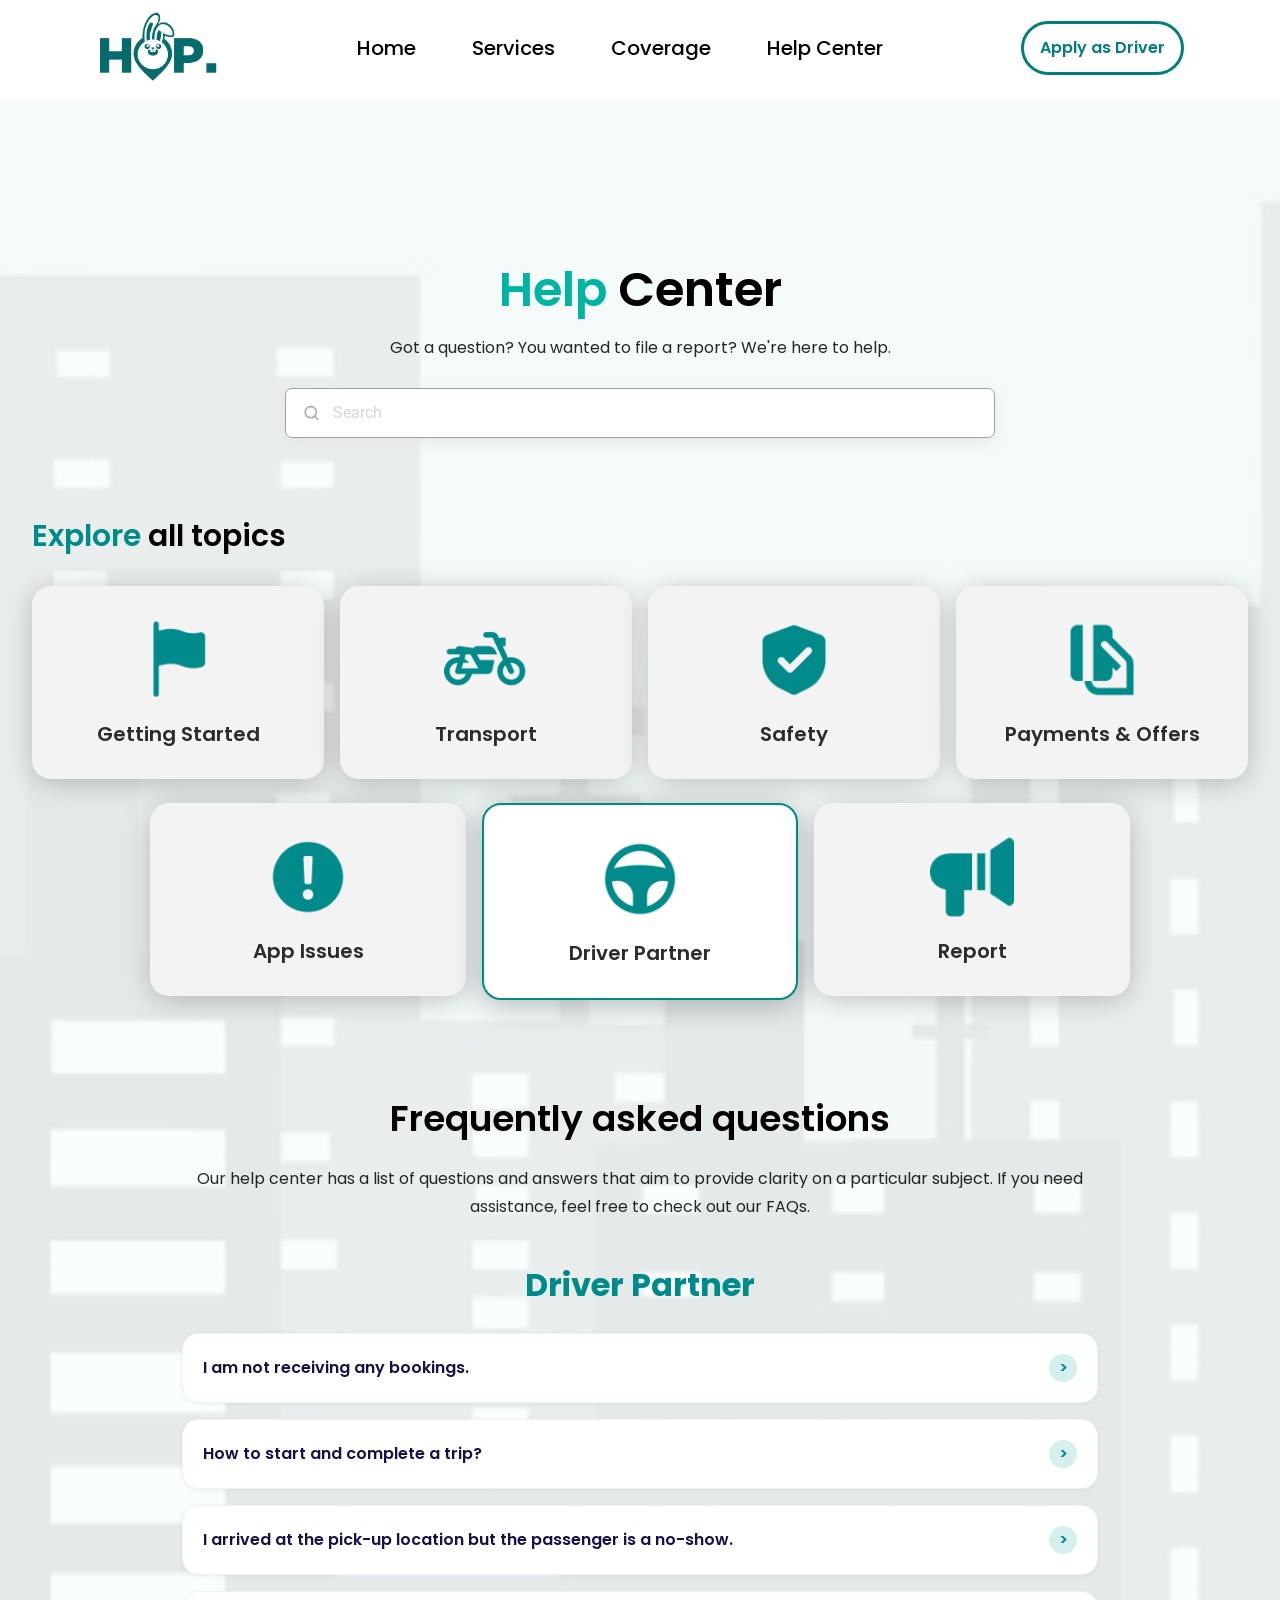
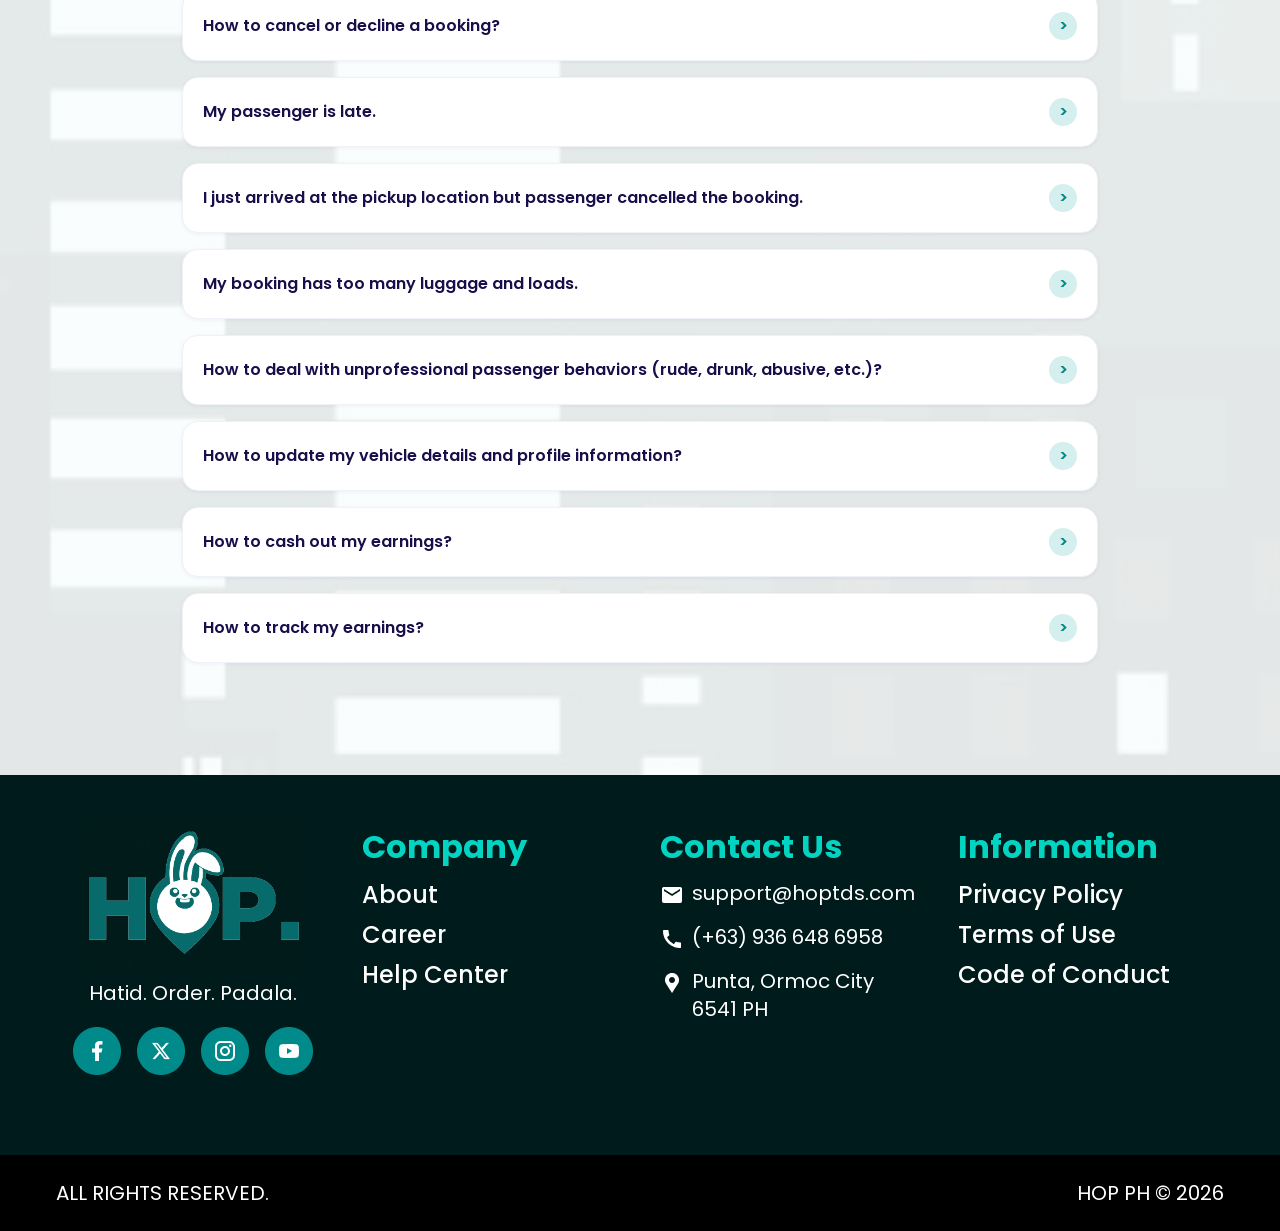
<file: help/driver_partner.html>
<!doctype html>
<html lang="en" class="scroll-smooth">
  <head>
    <meta charset="UTF-8" />
    <meta name="viewport" content="width=device-width, initial-scale=1.0" />
    <title>HOP - Help Center</title>
    <link rel="preconnect" href="https://fonts.googleapis.com" />
    <link rel="preconnect" href="https://fonts.gstatic.com" crossorigin />
    <link href="https://fonts.googleapis.com/css2?family=Poppins:wght@300;400;500;600;700;800&family=Roboto:wght@700&display=swap" rel="stylesheet" />
    <link rel="shortcut icon" href="../assets/favicon.ico" type="image/x-icon" />
    <link rel="stylesheet" href="../output.css" />
  </head>
  <body class="pt-15 sm:pt-20 lg:pt-25 bg-[#fdfdfd] text-black" style="font-family: &quot;Poppins&quot;, sans-serif">
    <div class="relative overflow-hidden">
      <div class="absolute inset-0 -top-210 -z-10 bg-[url('../assets/background_city.jpeg')] bg-cover bg-center opacity-10"></div>

      <header class="fixed bg-white top-0 left-0 z-50 mx-auto w-full px-2 py-2 sm:px-8 lg:px-24 lg:pb-2">
        <div class="flex items-center justify-between">
          <a href="../index.html"><img src="../assets/hop_logo.png" alt="HOP" class="h-12 w-auto lg:h-20" /></a>

          <nav class="hidden items-center gap-14 text-xl font-medium lg:flex">
            <a href="../index.html" class="transition hover:text-[#00b4a4]">Home</a>
            <a href="#services" class="transition hover:text-[#00b4a4]">Services</a>
            <a href="#coverage" class="transition hover:text-[#00b4a4]">Coverage</a>
            <a href="getting_started.html" class="transition hover:text-[#00b4a4]">Help Center</a>
          </nav>

          <button class="hidden cursor-pointer items-center justify-center rounded-full border-[3px] border-[#007f7a] p-4 leading-none font-semibold text-[#007f7a] transition hover:opacity-90 lg:inline-flex" type="button">Apply as Driver</button>

          <button id="open-menu" class="inline-flex size-10 items-center justify-center rounded-md lg:hidden" type="button" aria-label="Open menu">
            <svg class="size-7" viewBox="0 0 24 24" fill="none" xmlns="http://www.w3.org/2000/svg" aria-hidden="true">
              <path d="M4 7H20M4 12H20M4 17H20" stroke="currentColor" stroke-width="2.5" stroke-linecap="round" />
            </svg>
          </button>
        </div>
      </header>

      <main>
        <section class="mx-auto max-w-7xl px-4 pt-5 pb-12 text-center sm:px-8 lg:mt-32 lg:pt-8 lg:pb-20">
          <h1 class="text-4xl leading-tight font-semibold sm:text-5xl">
            <span class="text-[#00b4a4]">Help</span>
            <span> Center</span>
          </h1>
          <p class="mx-auto mt-4 max-w-2xl text-sm text-black/85 sm:text-base">Got a question? You wanted to file a report? We're here to help.</p>

          <label for="search" class="mx-auto mt-7 flex max-w-177.5 items-center rounded-[7px] border border-[#a1a1a1] bg-white px-4 py-3 shadow-[0_4px_14px_0_#e5e5e5]">
            <svg class="size-5 text-[#acacac]" viewBox="0 0 24 24" fill="none" xmlns="http://www.w3.org/2000/svg" aria-hidden="true">
              <path d="M11 18C14.866 18 18 14.866 18 11C18 7.13401 14.866 4 11 4C7.13401 4 4 7.13401 4 11C4 14.866 7.13401 18 11 18Z" stroke="currentColor" stroke-width="2" />
              <path d="M20 20L16.65 16.65" stroke="currentColor" stroke-width="2" stroke-linecap="round" />
            </svg>
            <input id="search" type="text" placeholder="Search" class="ml-3 w-full border-0 bg-transparent font-['Roboto',sans-serif] text-base text-[#acacac] outline-none" />
          </label>
        </section>

        <section class="mx-auto max-w-7xl px-4 pb-16 sm:px-8 lg:pb-24">
          <h2 class="mb-8 text-3xl font-semibold">
            <span class="text-[#008a8a]">Explore</span>
            <span> all topics</span>
          </h2>

          <div class="grid gap-4 sm:grid-cols-2 lg:grid-cols-4">
            <a href="getting_started.html">
              <article class="rounded-[19px] bg-[#f3f3f3] p-8 text-center shadow-[0_4px_29.4px_-2px_rgba(0,0,0,0.25)]">
                <img src="../assets/icons/flag_svgrepo.com.png" alt="Getting Started" class="mx-auto size-21" />
                <h3 class="mt-5 text-[20px] leading-tight font-semibold text-[#2c2c2c]">Getting Started</h3>
              </article>
            </a>

            <a href="transport.html">
              <article class="rounded-[19px] bg-[#f3f3f3] p-8 text-center shadow-[0_4px_29.4px_-2px_rgba(0,0,0,0.25)]">
                <img src="../assets/icons/motorcycle-2_svgrepo.com.png" alt="Transport" class="mx-auto size-21" />
                <h3 class="mt-5 text-[20px] leading-tight font-semibold text-[#2c2c2c]">Transport</h3>
              </article>
            </a>

            <a href="safety.html">
              <article class="rounded-[19px] bg-[#f3f3f3] p-8 text-center shadow-[0_4px_29.4px_-2px_rgba(0,0,0,0.25)]">
                <img src="../assets/icons/safety-certificate_svgrepo.com.png" alt="Safety" class="mx-auto size-21" />
                <h3 class="mt-5 text-[20px] leading-tight font-semibold text-[#2c2c2c]">Safety</h3>
              </article>
            </a>

            <a href="payments_and_offers.html">
              <article class="rounded-[19px] bg-[#f3f3f3] p-8 text-center shadow-[0_4px_29.4px_-2px_rgba(0,0,0,0.25)]">
                <img src="../assets/icons/payment_svgrepo.com.png" alt="Payments & Offers" class="mx-auto size-21" />
                <h3 class="mt-5 text-[20px] leading-tight font-semibold text-[#2c2c2c]">Payments &amp; Offers</h3>
              </article>
            </a>
          </div>

          <div class="mx-auto mt-6 grid max-w-245 gap-4 sm:grid-cols-2 lg:grid-cols-3">
            <a href="app_issues.html">
              <article class="rounded-[19px] bg-[#f3f3f3] p-8 text-center shadow-[0_4px_29.4px_-2px_rgba(0,0,0,0.25)]">
                <img src="../assets/icons/error_svgrepo.com.png" alt="App Issues" class="mx-auto size-21" />
                <h3 class="mt-5 text-[20px] leading-tight font-semibold text-[#2c2c2c]">App Issues</h3>
              </article>
            </a>

            <a href="#">
              <article class="rounded-[19px] border-2 border-[#008a8a] bg-white p-8 text-center shadow-[0_4px_29.4px_2px_rgba(0,0,0,0.25)]">
                <img src="../assets/icons/steering-wheel_svgrepo.com.png" alt="Driver Partner" class="mx-auto size-21" />
                <h3 class="mt-5 text-[20px] leading-tight font-semibold text-[#2c2c2c]">Driver Partner</h3>
              </article>
            </a>

            <a href="report.html">
              <article class="rounded-[19px] bg-[#f3f3f3] p-8 text-center shadow-[0_4px_29.4px_-2px_rgba(0,0,0,0.25)] sm:col-span-2 lg:col-span-1">
                <img src="../assets/icons/megaphone_svgrepo.com.png" alt="Report" class="mx-auto size-21" />
                <h3 class="mt-5 text-[20px] leading-tight font-semibold text-[#2c2c2c]">Report</h3>
              </article>
            </a>
          </div>
        </section>

        <section class="mx-auto max-w-245 px-4 pb-20 text-center sm:px-8 lg:pb-28">
          <h2 class="text-4xl leading-tight font-semibold">Frequently asked questions</h2>
          <p class="mx-auto mt-6 max-w-4xl text-sm leading-7 text-black/85 sm:text-base">Our help center has a list of questions and answers that aim to provide clarity on a particular subject. If you need assistance, feel free to check out our FAQs.</p>

          <h3 class="mt-10 text-[32px] font-bold text-[#008a8a]">Driver Partner</h3>

          <div class="mt-6 space-y-4 text-left">
            <div data-accordion-item class="rounded-2xl border border-[#f1f2f9] bg-white shadow-[0_1px_4px_0_rgba(25,33,61,0.06)]">
              <button data-accordion-trigger type="button" aria-expanded="false" class="flex w-full items-center justify-between gap-4 px-5 py-5 text-sm font-semibold text-[#170f49] sm:text-base">
                <span class="text-start">I am not receiving any bookings.</span>
                <span data-accordion-icon class="inline-flex size-7 shrink-0 items-center justify-center rounded-full bg-[#d5efee] text-[#008a8a] transition">
                  <span data-accordion-chevron class="inline-block transition-transform duration-200">&gt;</span>
                </span>
              </button>
              <div data-accordion-panel class="h-0 overflow-hidden px-5 opacity-0 transition-[height,opacity] duration-300 ease-in-out">
                <div class="pb-5">
                  <p class="text-sm leading-7 text-black/80">Make sure your app is online, GPS is on, and your profile and vehicle are active.</p>
                </div>
              </div>
            </div>

            <div data-accordion-item class="rounded-2xl border border-[#f1f2f9] bg-white shadow-[0_1px_4px_0_rgba(25,33,61,0.06)]">
              <button data-accordion-trigger type="button" aria-expanded="false" class="flex w-full items-center justify-between gap-4 px-5 py-5 text-sm font-semibold text-[#170f49] sm:text-base">
                <span class="text-start">How to start and complete a trip?</span>
                <span data-accordion-icon class="inline-flex size-7 shrink-0 items-center justify-center rounded-full bg-[#d5efee] text-[#008a8a] transition">
                  <span data-accordion-chevron class="inline-block transition-transform duration-200">&gt;</span>
                </span>
              </button>
              <div data-accordion-panel class="h-0 overflow-hidden px-5 opacity-0 transition-[height,opacity] duration-300 ease-in-out">
                <div class="pb-5">
                  <p class="text-sm leading-7 text-black/80">Accept the booking, go to the pickup location, tap “Start Trip” when the passenger is onboard, drive safely to the destination, then tap “End Trip”.</p>
                </div>
              </div>
            </div>

            <div data-accordion-item class="rounded-2xl border border-[#f1f2f9] bg-white shadow-[0_1px_4px_0_rgba(25,33,61,0.06)]">
              <button data-accordion-trigger type="button" aria-expanded="false" class="flex w-full items-center justify-between gap-4 px-5 py-5 text-sm font-semibold text-[#170f49] sm:text-base">
                <span class="text-start">I arrived at the pick-up location but the passenger is a no-show.</span>
                <span data-accordion-icon class="inline-flex size-7 shrink-0 items-center justify-center rounded-full bg-[#d5efee] text-[#008a8a] transition">
                  <span data-accordion-chevron class="inline-block transition-transform duration-200">&gt;</span>
                </span>
              </button>
              <div data-accordion-panel class="h-0 overflow-hidden px-5 opacity-0 transition-[height,opacity] duration-300 ease-in-out">
                <div class="pb-5">
                  <p class="text-sm leading-7 text-black/80">Wait a few minutes, contact the passenger through the app, and cancel the trip as no-show if they do not respond.</p>
                </div>
              </div>
            </div>

            <div data-accordion-item class="rounded-2xl border border-[#f1f2f9] bg-white shadow-[0_1px_4px_0_rgba(25,33,61,0.06)]">
              <button data-accordion-trigger type="button" aria-expanded="false" class="flex w-full items-center justify-between gap-4 px-5 py-5 text-sm font-semibold text-[#170f49] sm:text-base">
                <span class="text-start">How to cancel or decline a booking?</span>
                <span data-accordion-icon class="inline-flex size-7 shrink-0 items-center justify-center rounded-full bg-[#d5efee] text-[#008a8a] transition">
                  <span data-accordion-chevron class="inline-block transition-transform duration-200">&gt;</span>
                </span>
              </button>
              <div data-accordion-panel class="h-0 overflow-hidden px-5 opacity-0 transition-[height,opacity] duration-300 ease-in-out">
                <div class="pb-5">
                  <p class="text-sm leading-7 text-black/80">Tap “Decline” before accepting a trip, or “Cancel” after accepting with a valid reason.</p>
                </div>
              </div>
            </div>

            <div data-accordion-item class="rounded-2xl border border-[#f1f2f9] bg-white shadow-[0_1px_4px_0_rgba(25,33,61,0.06)]">
              <button data-accordion-trigger type="button" aria-expanded="false" class="flex w-full items-center justify-between gap-4 px-5 py-5 text-sm font-semibold text-[#170f49] sm:text-base">
                <span class="text-start">My passenger is late.</span>
                <span data-accordion-icon class="inline-flex size-7 shrink-0 items-center justify-center rounded-full bg-[#d5efee] text-[#008a8a] transition">
                  <span data-accordion-chevron class="inline-block transition-transform duration-200">&gt;</span>
                </span>
              </button>
              <div data-accordion-panel class="h-0 overflow-hidden px-5 opacity-0 transition-[height,opacity] duration-300 ease-in-out">
                <div class="pb-5">
                  <p class="text-sm leading-7 text-black/80">Wait for the allowed grace period, contact the passenger politely, and cancel if they still do not arrive.</p>
                </div>
              </div>
            </div>

            <div data-accordion-item class="rounded-2xl border border-[#f1f2f9] bg-white shadow-[0_1px_4px_0_rgba(25,33,61,0.06)]">
              <button data-accordion-trigger type="button" aria-expanded="false" class="flex w-full items-center justify-between gap-4 px-5 py-5 text-sm font-semibold text-[#170f49] sm:text-base">
                <span class="text-start">I just arrived at the pickup location but passenger cancelled the booking.</span>
                <span data-accordion-icon class="inline-flex size-7 shrink-0 items-center justify-center rounded-full bg-[#d5efee] text-[#008a8a] transition">
                  <span data-accordion-chevron class="inline-block transition-transform duration-200">&gt;</span>
                </span>
              </button>
              <div data-accordion-panel class="h-0 overflow-hidden px-5 opacity-0 transition-[height,opacity] duration-300 ease-in-out">
                <div class="pb-5">
                  <p class="text-sm leading-7 text-black/80">No action is needed. Return online for the next booking.</p>
                </div>
              </div>
            </div>

            <div data-accordion-item class="rounded-2xl border border-[#f1f2f9] bg-white shadow-[0_1px_4px_0_rgba(25,33,61,0.06)]">
              <button data-accordion-trigger type="button" aria-expanded="false" class="flex w-full items-center justify-between gap-4 px-5 py-5 text-sm font-semibold text-[#170f49] sm:text-base">
                <span class="text-start">My booking has too many luggage and loads.</span>
                <span data-accordion-icon class="inline-flex size-7 shrink-0 items-center justify-center rounded-full bg-[#d5efee] text-[#008a8a] transition">
                  <span data-accordion-chevron class="inline-block transition-transform duration-200">&gt;</span>
                </span>
              </button>
              <div data-accordion-panel class="h-0 overflow-hidden px-5 opacity-0 transition-[height,opacity] duration-300 ease-in-out">
                <div class="pb-5">
                  <p class="text-sm leading-7 text-black/80">Check your vehicle’s capacity and inform the passenger politely if it exceeds limits. Contact support if needed.</p>
                </div>
              </div>
            </div>

            <div data-accordion-item class="rounded-2xl border border-[#f1f2f9] bg-white shadow-[0_1px_4px_0_rgba(25,33,61,0.06)]">
              <button data-accordion-trigger type="button" aria-expanded="false" class="flex w-full items-center justify-between gap-4 px-5 py-5 text-sm font-semibold text-[#170f49] sm:text-base">
                <span class="text-start">How to deal with unprofessional passenger behaviors (rude, drunk, abusive, etc.)?</span>
                <span data-accordion-icon class="inline-flex size-7 shrink-0 items-center justify-center rounded-full bg-[#d5efee] text-[#008a8a] transition">
                  <span data-accordion-chevron class="inline-block transition-transform duration-200">&gt;</span>
                </span>
              </button>
              <div data-accordion-panel class="h-0 overflow-hidden px-5 opacity-0 transition-[height,opacity] duration-300 ease-in-out">
                <div class="pb-5">
                  <p class="text-sm leading-7 text-black/80">Stay calm and professional, avoid confrontation, and report the passenger using the app.</p>
                </div>
              </div>
            </div>

            <div data-accordion-item class="rounded-2xl border border-[#f1f2f9] bg-white shadow-[0_1px_4px_0_rgba(25,33,61,0.06)]">
              <button data-accordion-trigger type="button" aria-expanded="false" class="flex w-full items-center justify-between gap-4 px-5 py-5 text-sm font-semibold text-[#170f49] sm:text-base">
                <span class="text-start">How to update my vehicle details and profile information?</span>
                <span data-accordion-icon class="inline-flex size-7 shrink-0 items-center justify-center rounded-full bg-[#d5efee] text-[#008a8a] transition">
                  <span data-accordion-chevron class="inline-block transition-transform duration-200">&gt;</span>
                </span>
              </button>
              <div data-accordion-panel class="h-0 overflow-hidden px-5 opacity-0 transition-[height,opacity] duration-300 ease-in-out">
                <div class="pb-5">
                  <p class="text-sm leading-7 text-black/80">Go to “Profile” in the app, edit your details, and save changes.</p>
                </div>
              </div>
            </div>

            <div data-accordion-item class="rounded-2xl border border-[#f1f2f9] bg-white shadow-[0_1px_4px_0_rgba(25,33,61,0.06)]">
              <button data-accordion-trigger type="button" aria-expanded="false" class="flex w-full items-center justify-between gap-4 px-5 py-5 text-sm font-semibold text-[#170f49] sm:text-base">
                <span class="text-start">How to cash out my earnings?</span>
                <span data-accordion-icon class="inline-flex size-7 shrink-0 items-center justify-center rounded-full bg-[#d5efee] text-[#008a8a] transition">
                  <span data-accordion-chevron class="inline-block transition-transform duration-200">&gt;</span>
                </span>
              </button>
              <div data-accordion-panel class="h-0 overflow-hidden px-5 opacity-0 transition-[height,opacity] duration-300 ease-in-out">
                <div class="pb-5">
                  <p class="text-sm leading-7 text-black/80">Go to “Wallet,” tap “Cash Out”, select the amount, and confirm.</p>
                </div>
              </div>
            </div>

            <div data-accordion-item class="rounded-2xl border border-[#f1f2f9] bg-white shadow-[0_1px_4px_0_rgba(25,33,61,0.06)]">
              <button data-accordion-trigger type="button" aria-expanded="false" class="flex w-full items-center justify-between gap-4 px-5 py-5 text-sm font-semibold text-[#170f49] sm:text-base">
                <span class="text-start">How to track my earnings?</span>
                <span data-accordion-icon class="inline-flex size-7 shrink-0 items-center justify-center rounded-full bg-[#d5efee] text-[#008a8a] transition">
                  <span data-accordion-chevron class="inline-block transition-transform duration-200">&gt;</span>
                </span>
              </button>
              <div data-accordion-panel class="h-0 overflow-hidden px-5 opacity-0 transition-[height,opacity] duration-300 ease-in-out">
                <div class="pb-5">
                  <p class="text-sm leading-7 text-black/80">Go to “Earnings” or “Wallet” in the app to view completed trips and totals.</p>
                </div>
              </div>
            </div>
          </div>
        </section>
      </main>

      <footer id="help" class="mx-auto mt-0 w-full bg-[#001b1b]">
        <div class="px-8 pt-10 pb-16 lg:px-16 lg:pt-12 lg:pb-20">
          <div class="grid w-full gap-10 sm:grid-cols-2 lg:grid-cols-4">
            <div class="flex flex-col items-center">
              <img src="../assets/hop_logo.png" alt="HOP" class="h-20 w-auto object-contain lg:h-36" />
              <p class="mt-3 text-[13px] text-white lg:text-xl">Hatid. Order. Padala.</p>
              <div class="mt-5 flex items-center gap-4">
                <a href="#"><img src="../assets/facebook.png" alt="Facebook" class="size-11 lg:size-12" /></a>
                <a href="#"><img src="../assets/x.png" alt="X" class="size-11 lg:size-12" /></a>
                <a href="#"><img src="../assets/instagram.png" alt="Instagram" class="size-11 lg:size-12" /></a>
                <a href="#"><img src="../assets/youtube.png" alt="YouTube" class="size-11 lg:size-12" /></a>
              </div>
            </div>

            <div>
              <h4 class="text-[32px] font-bold text-[#03d4c2]">Company</h4>
              <ul class="mt-2 space-y-2 text-2xl font-medium text-white">
                <li>
                  <a href="#" class="transition hover:text-[#00b4a4]">About</a>
                </li>
                <li>
                  <a href="#" class="transition hover:text-[#00b4a4]">Career</a>
                </li>
                <li>
                  <a href="#" class="transition hover:text-[#00b4a4]">Help Center</a>
                </li>
              </ul>
            </div>

            <div>
              <h4 class="text-[32px] font-bold text-[#03d4c2]">Contact Us</h4>
              <ul class="mt-2 space-y-4 text-xl text-white">
                <li class="flex items-start gap-2">
                  <img src="../assets/ic_baseline-email.png" alt="Email" class="mt-1 size-6" />
                  <span>support@hoptds.com</span>
                </li>
                <li class="flex items-start gap-2">
                  <img src="../assets/ic_baseline-call.png" alt="Phone" class="mt-1 size-6" />
                  <span>(+63) 936 648 6958</span>
                </li>
                <li class="flex items-start gap-2">
                  <img src="../assets/gridicons_location.png" alt="Location" class="mt-1 size-6" />
                  <span>Punta, Ormoc City 6541 PH</span>
                </li>
              </ul>
            </div>

            <div>
              <h4 class="text-[32px] font-bold text-[#03d4c2]">Information</h4>
              <ul class="mt-2 space-y-2 text-2xl font-medium text-white">
                <li>
                  <a href="../privacy_policy.html" class="transition hover:text-[#00b4a4]">Privacy Policy</a>
                </li>
                <li>
                  <a href="../terms_and_agreements.html" class="transition hover:text-[#00b4a4]">Terms of Use</a>
                </li>
                <li>
                  <a href="../code_of_conduct.html" class="transition hover:text-[#00b4a4]">Code of Conduct</a>
                </li>
              </ul>
            </div>
          </div>
        </div>

        <div class="flex flex-col items-center justify-between gap-2 bg-black px-6 py-6 text-center text-sm text-white lg:flex-row lg:px-14 lg:text-xl">
          <p>ALL RIGHTS RESERVED.</p>
          <p>HOP PH © 2026</p>
        </div>
      </footer>
    </div>

    <div id="offcanvas" class="pointer-events-none fixed inset-0 z-50 opacity-0 transition duration-300 lg:hidden" aria-hidden="true">
      <div id="offcanvas-backdrop" class="absolute inset-0 bg-black/25"></div>
      <div class="absolute inset-0 bg-[rgba(33,33,33,0.97)] p-8">
        <button id="close-menu" class="absolute top-6 right-6 inline-flex size-10 items-center justify-center rounded-md text-white" type="button" aria-label="Close menu">
          <svg class="size-7" viewBox="0 0 24 24" fill="none" xmlns="http://www.w3.org/2000/svg" aria-hidden="true">
            <path d="M6 6L18 18M18 6L6 18" stroke="currentColor" stroke-width="2.5" stroke-linecap="round" />
          </svg>
        </button>

        <nav class="mt-10 space-y-8 text-[50px] leading-none text-white">
          <a href="../index.html" class="block text-[34px]">Home</a>
          <a href="index.html#services" class="block text-[34px]">Services</a>
          <a href="index.html#coverage" class="block text-[34px]">Coverage</a>
          <a href="getting_started.html" class="block text-[34px]">Help Center</a>
        </nav>

        <button class="absolute right-8 bottom-8 left-8 cursor-pointer rounded-[44px] border-[3px] border-[#007f7a] px-8 py-4 text-[16px] leading-none font-semibold text-white" type="button">Apply as Driver</button>
      </div>
    </div>

    <script src="../assets/js/help.js"></script>
  </body>
</html>
</file>
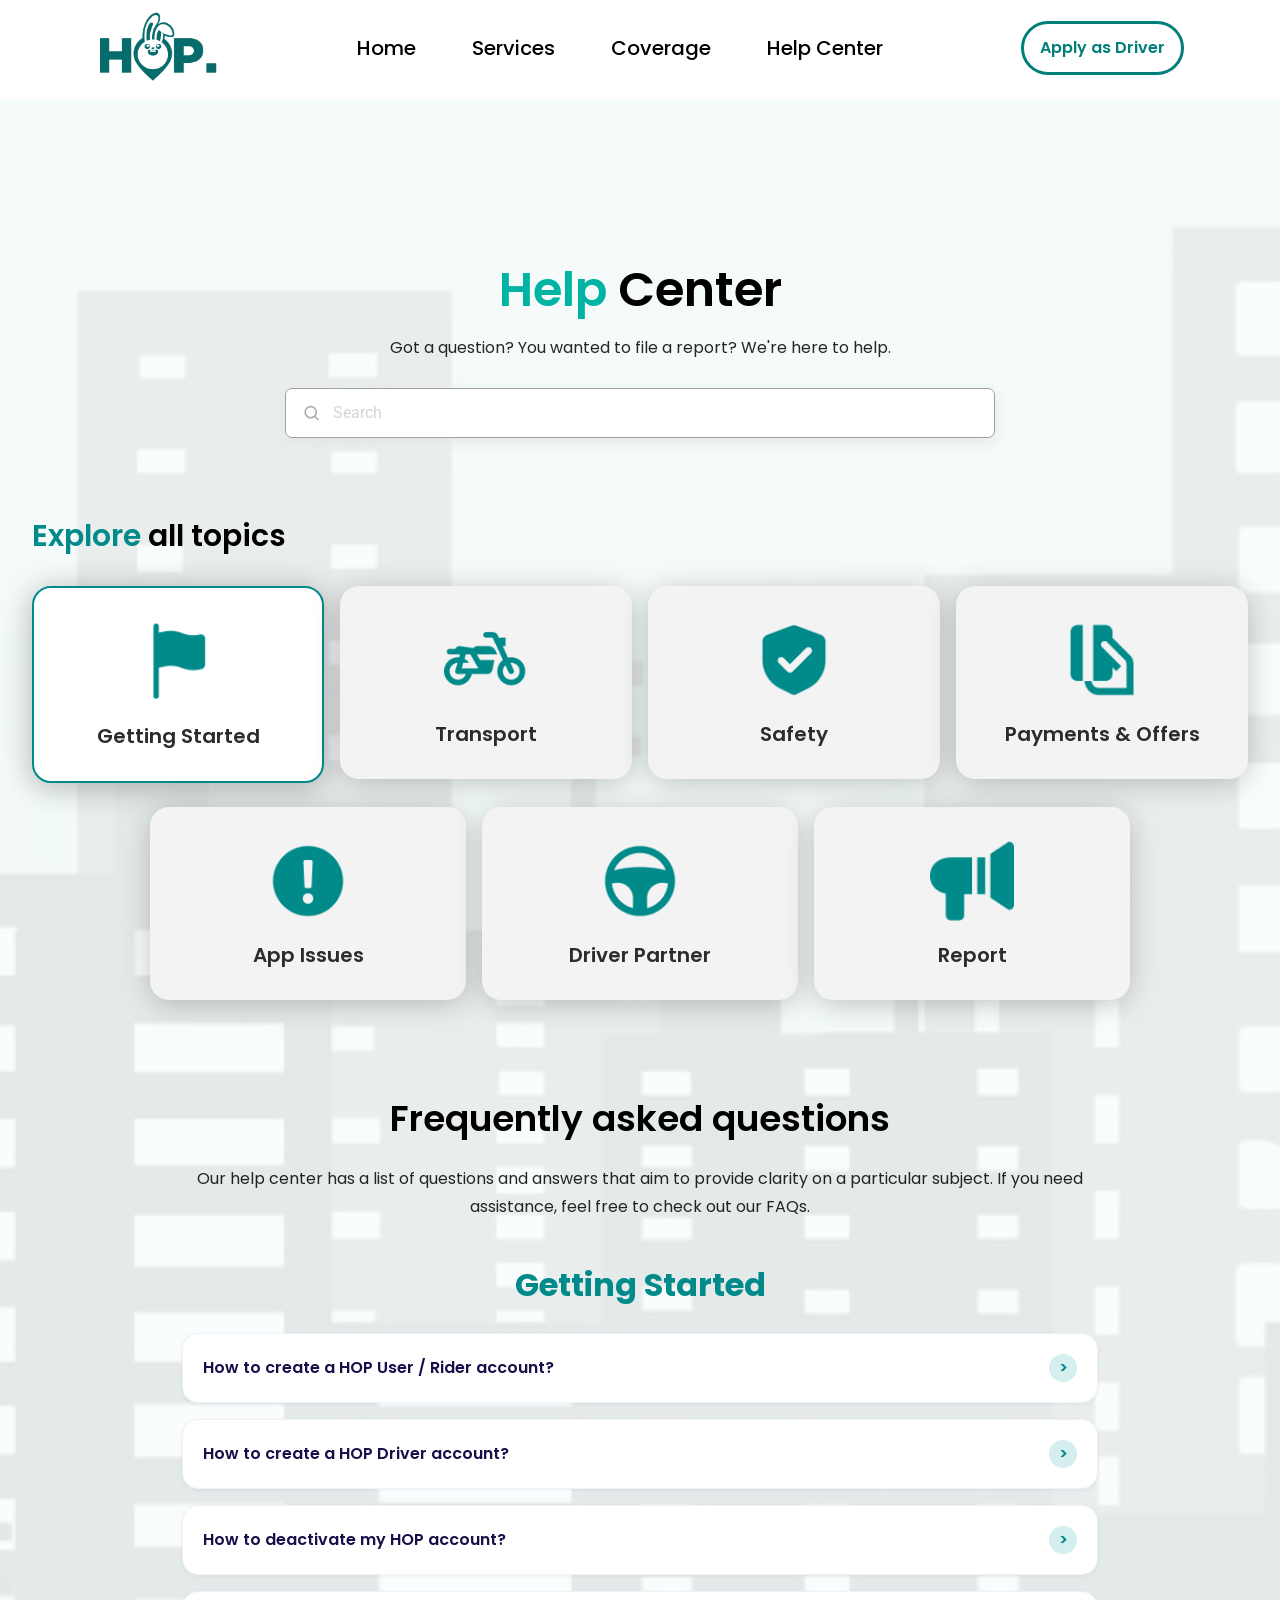
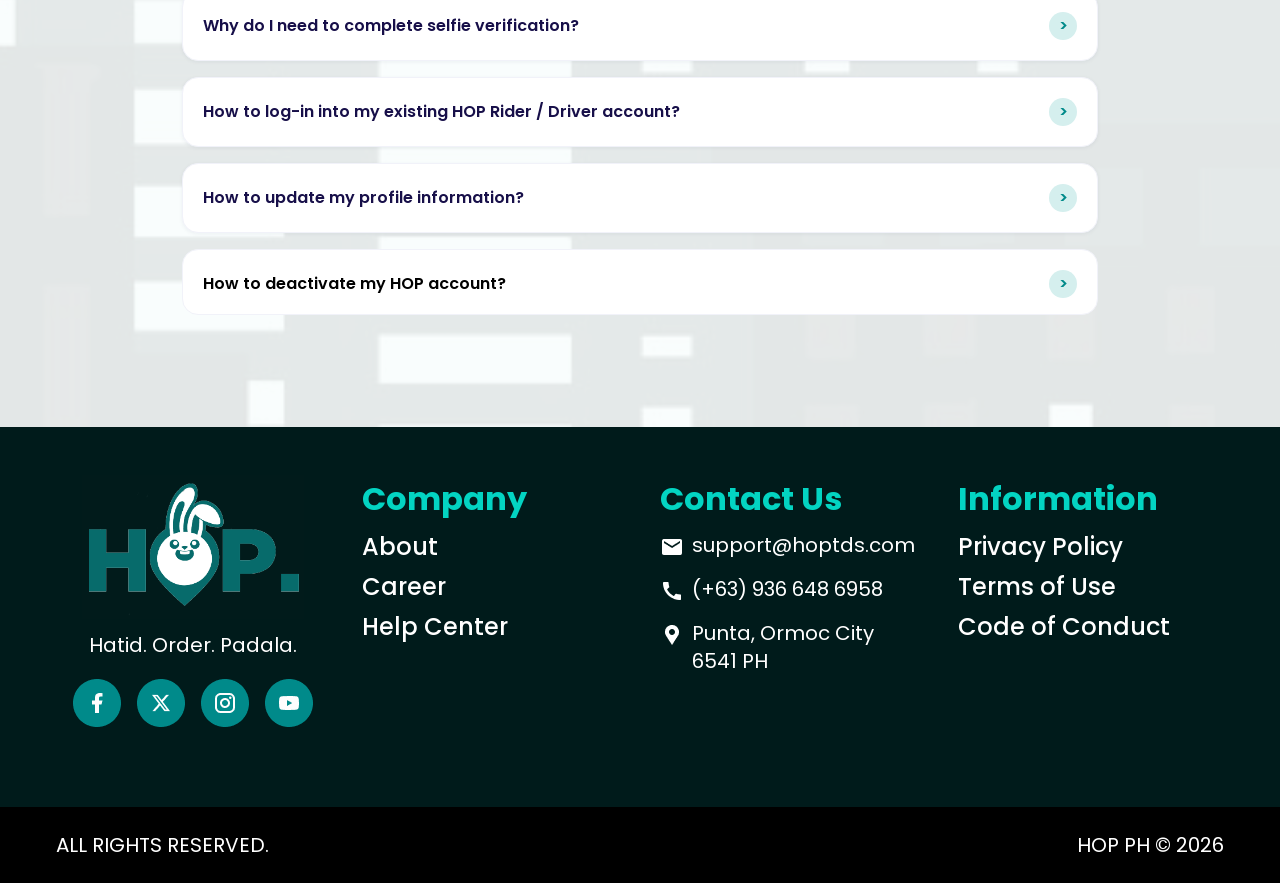
<file: help/getting_started.html>
<!doctype html>
<html lang="en" class="scroll-smooth">
  <head>
    <meta charset="UTF-8" />
    <meta name="viewport" content="width=device-width, initial-scale=1.0" />
    <title>HOP - Help Center</title>
    <link rel="preconnect" href="https://fonts.googleapis.com" />
    <link rel="preconnect" href="https://fonts.gstatic.com" crossorigin />
    <link href="https://fonts.googleapis.com/css2?family=Poppins:wght@300;400;500;600;700;800&family=Roboto:wght@700&display=swap" rel="stylesheet" />
    <link rel="shortcut icon" href="../assets/favicon.ico" type="image/x-icon" />
    <link rel="stylesheet" href="../output.css" />
  </head>
  <body class="pt-15 sm:pt-20 lg:pt-25 bg-[#fdfdfd] text-black" style="font-family: &quot;Poppins&quot;, sans-serif">
    <div class="relative overflow-hidden">
      <div class="absolute inset-0 -top-170 -z-10 bg-[url('../assets/background_city.jpeg')] bg-cover bg-center opacity-10"></div>

      <header class="fixed bg-white top-0 left-0 z-50 mx-auto w-full px-2 py-2 sm:px-8 lg:px-24 lg:pb-2">
        <div class="flex items-center justify-between">
          <a href="../index.html"><img src="../assets/hop_logo.png" alt="HOP" class="h-12 w-auto lg:h-20" /></a>

          <nav class="hidden items-center gap-14 text-xl font-medium lg:flex">
            <a href="../index.html" class="transition hover:text-[#00b4a4]">Home</a>
            <a href="#services" class="transition hover:text-[#00b4a4]">Services</a>
            <a href="#coverage" class="transition hover:text-[#00b4a4]">Coverage</a>
            <a href="getting_started.html" class="transition hover:text-[#00b4a4]">Help Center</a>
          </nav>

          <button class="hidden cursor-pointer items-center justify-center rounded-full border-[3px] border-[#007f7a] p-4 leading-none font-semibold text-[#007f7a] transition hover:opacity-90 lg:inline-flex" type="button">Apply as Driver</button>

          <button id="open-menu" class="inline-flex size-10 items-center justify-center rounded-md lg:hidden" type="button" aria-label="Open menu">
            <svg class="size-7" viewBox="0 0 24 24" fill="none" xmlns="http://www.w3.org/2000/svg" aria-hidden="true">
              <path d="M4 7H20M4 12H20M4 17H20" stroke="currentColor" stroke-width="2.5" stroke-linecap="round" />
            </svg>
          </button>
        </div>
      </header>

      <main>
        <section class="mx-auto max-w-7xl px-4 pt-5 pb-12 text-center sm:px-8 lg:mt-32 lg:pt-8 lg:pb-20">
          <h1 class="text-4xl leading-tight font-semibold sm:text-5xl">
            <span class="text-[#00b4a4]">Help</span>
            <span> Center</span>
          </h1>
          <p class="mx-auto mt-4 max-w-2xl text-sm text-black/85 sm:text-base">Got a question? You wanted to file a report? We're here to help.</p>

          <label for="search" class="mx-auto mt-7 flex max-w-177.5 items-center rounded-[7px] border border-[#a1a1a1] bg-white px-4 py-3 shadow-[0_4px_14px_0_#e5e5e5]">
            <svg class="size-5 text-[#acacac]" viewBox="0 0 24 24" fill="none" xmlns="http://www.w3.org/2000/svg" aria-hidden="true">
              <path d="M11 18C14.866 18 18 14.866 18 11C18 7.13401 14.866 4 11 4C7.13401 4 4 7.13401 4 11C4 14.866 7.13401 18 11 18Z" stroke="currentColor" stroke-width="2" />
              <path d="M20 20L16.65 16.65" stroke="currentColor" stroke-width="2" stroke-linecap="round" />
            </svg>
            <input id="search" type="text" placeholder="Search" class="ml-3 w-full border-0 bg-transparent font-['Roboto',sans-serif] text-base text-[#acacac] outline-none" />
          </label>
        </section>

        <section class="mx-auto max-w-7xl px-4 pb-16 sm:px-8 lg:pb-24">
          <h2 class="mb-8 text-3xl font-semibold">
            <span class="text-[#008a8a]">Explore</span>
            <span> all topics</span>
          </h2>

          <div class="grid gap-4 sm:grid-cols-2 lg:grid-cols-4">
            <a href="#">
              <article class="rounded-[19px] border-2 border-[#008a8a] bg-white p-8 text-center shadow-[0_4px_29.4px_2px_rgba(0,0,0,0.25)]">
                <img src="../assets/icons/flag_svgrepo.com.png" alt="Getting Started" class="mx-auto size-21" />
                <h3 class="mt-5 text-[20px] leading-tight font-semibold text-[#2c2c2c]">Getting Started</h3>
              </article>
            </a>

            <a href="transport.html">
              <article class="rounded-[19px] bg-[#f3f3f3] p-8 text-center shadow-[0_4px_29.4px_-2px_rgba(0,0,0,0.25)]">
                <img src="../assets/icons/motorcycle-2_svgrepo.com.png" alt="Transport" class="mx-auto size-21" />
                <h3 class="mt-5 text-[20px] leading-tight font-semibold text-[#2c2c2c]">Transport</h3>
              </article>
            </a>

            <a href="safety.html">
              <article class="rounded-[19px] bg-[#f3f3f3] p-8 text-center shadow-[0_4px_29.4px_-2px_rgba(0,0,0,0.25)]">
                <img src="../assets/icons/safety-certificate_svgrepo.com.png" alt="Safety" class="mx-auto size-21" />
                <h3 class="mt-5 text-[20px] leading-tight font-semibold text-[#2c2c2c]">Safety</h3>
              </article>
            </a>

            <a href="payments_and_offers.html">
              <article class="rounded-[19px] bg-[#f3f3f3] p-8 text-center shadow-[0_4px_29.4px_-2px_rgba(0,0,0,0.25)]">
                <img src="../assets/icons/payment_svgrepo.com.png" alt="Payments & Offers" class="mx-auto size-21" />
                <h3 class="mt-5 text-[20px] leading-tight font-semibold text-[#2c2c2c]">Payments &amp; Offers</h3>
              </article>
            </a>
          </div>

          <div class="mx-auto mt-6 grid max-w-245 gap-4 sm:grid-cols-2 lg:grid-cols-3">
            <a href="app_issues.html">
              <article class="rounded-[19px] bg-[#f3f3f3] p-8 text-center shadow-[0_4px_29.4px_-2px_rgba(0,0,0,0.25)]">
                <img src="../assets/icons/error_svgrepo.com.png" alt="App Issues" class="mx-auto size-21" />
                <h3 class="mt-5 text-[20px] leading-tight font-semibold text-[#2c2c2c]">App Issues</h3>
              </article>
            </a>

            <a href="driver_partner.html">
              <article class="rounded-[19px] bg-[#f3f3f3] p-8 text-center shadow-[0_4px_29.4px_-2px_rgba(0,0,0,0.25)]">
                <img src="../assets/icons/steering-wheel_svgrepo.com.png" alt="Driver Partner" class="mx-auto size-21" />
                <h3 class="mt-5 text-[20px] leading-tight font-semibold text-[#2c2c2c]">Driver Partner</h3>
              </article>
            </a>

            <a href="report.html">
              <article class="rounded-[19px] bg-[#f3f3f3] p-8 text-center shadow-[0_4px_29.4px_-2px_rgba(0,0,0,0.25)] sm:col-span-2 lg:col-span-1">
                <img src="../assets/icons/megaphone_svgrepo.com.png" alt="Report" class="mx-auto size-21" />
                <h3 class="mt-5 text-[20px] leading-tight font-semibold text-[#2c2c2c]">Report</h3>
              </article>
            </a>
          </div>
        </section>

        <section class="mx-auto max-w-245 px-4 pb-20 text-center sm:px-8 lg:pb-28">
          <h2 class="text-4xl leading-tight font-semibold">Frequently asked questions</h2>
          <p class="mx-auto mt-6 max-w-4xl text-sm leading-7 text-black/85 sm:text-base">Our help center has a list of questions and answers that aim to provide clarity on a particular subject. If you need assistance, feel free to check out our FAQs.</p>

          <h3 class="mt-10 text-[32px] font-bold text-[#008a8a]">Getting Started</h3>

          <div class="mt-6 space-y-4 text-left">
            <div data-accordion-item class="rounded-2xl border border-[#f1f2f9] bg-white shadow-[0_1px_4px_0_rgba(25,33,61,0.06)]">
              <button data-accordion-trigger type="button" aria-expanded="false" class="flex w-full items-center justify-between gap-4 px-5 py-5 text-sm font-semibold text-[#170f49] sm:text-base">
                <span class="text-start">How to create a HOP User / Rider account?</span>
                <span data-accordion-icon class="inline-flex size-7 shrink-0 items-center justify-center rounded-full bg-[#d5efee] text-[#008a8a] transition">
                  <span data-accordion-chevron class="inline-block transition-transform duration-200">&gt;</span>
                </span>
              </button>
              <div data-accordion-panel class="h-0 overflow-hidden px-5 opacity-0 transition-[height,opacity] duration-300 ease-in-out">
                <div class="pb-5">
                  <div class="space-y-4 text-sm leading-7 text-black/80">
                    <p>Riders must create an account to book trips, track rides, and use HOP services.</p>

                    <h4 class="font-semibold text-black">1.1 How Rider Registration Works</h4>

                    <p class="font-semibold text-black">Step 1: Enter Your Mobile Number</p>
                    <p>Open the HOP App.</p>
                    <p>On the welcome screen, enter your mobile number and tap Continue.</p>
                    <p class="font-semibold text-black">System Check:</p>
                    <ul class="list-disc space-y-1 pl-5">
                      <li>New Number: You will be directed to Create Account.</li>
                      <li>Existing Number: You will be redirected to the Log In page.</li>
                    </ul>

                    <p class="font-semibold text-black">Step 2: Verify Your Mobile Number (New Users Only)</p>
                    <ul class="list-disc space-y-1 pl-5">
                      <li>Tap Send OTP.</li>
                      <li>Enter the One-Time Password (OTP) received via SMS.</li>
                    </ul>
                    <p>This confirms that the number belongs to you.</p>

                    <p class="font-semibold text-black">Step 3: Enter a Referral Code (Optional)</p>
                    <p>After OTP verification, you may see a screen asking: "Wanna use a referral code?"</p>
                    <ul class="list-disc space-y-1 pl-5">
                      <li>Enter the referral code if you have one</li>
                      <li>If the code is invalid, an error message will appear</li>
                      <li>Tap Skip to continue without entering a code</li>
                    </ul>
                    <p>This step is optional and only appears once.</p>

                    <p class="font-semibold text-black">Step 4: Provide Personal Information</p>
                    <ul class="list-disc space-y-1 pl-5">
                      <li>Full Name (as shown on your ID)</li>
                      <li>Email Address (optional but recommended)</li>
                      <li>Profile Photo (optional)</li>
                    </ul>

                    <p class="font-semibold text-black">Step 5: Face Verification</p>
                    <p>You will be guided to a screen labeled "Verify with Selfie", matching the UI shown in the app.</p>
                    <p>This step ensures account security and prevents fraudulent activity.</p>
                    <p>You will be asked to:</p>
                    <ul class="list-disc space-y-1 pl-5">
                      <li>Center your face within the frame</li>
                      <li>Follow simple instructions (e.g., blink, turn slightly)</li>
                      <li>Wait for a verification loading screen to complete</li>
                    </ul>
                    <p>Once successful, you will see a confirmation message.</p>

                    <p class="font-semibold text-black">Step 6: Account Confirmation</p>
                    <p>You will see a "Welcome to HOP" screen.</p>
                    <p>Your account is now ready for booking rides.</p>
                  </div>
                </div>
              </div>
            </div>

            <div data-accordion-item class="rounded-2xl border border-[#f1f2f9] bg-white shadow-[0_1px_4px_0_rgba(25,33,61,0.06)]">
              <button data-accordion-trigger type="button" aria-expanded="false" class="flex w-full items-center justify-between gap-4 px-5 py-5 text-sm font-semibold text-[#170f49] sm:text-base">
                <span class="text-start">How to create a HOP Driver account?</span>
                <span data-accordion-icon class="inline-flex size-7 shrink-0 items-center justify-center rounded-full bg-[#d5efee] text-[#008a8a] transition">
                  <span data-accordion-chevron class="inline-block transition-transform duration-200">&gt;</span>
                </span>
              </button>
              <div data-accordion-panel class="h-0 overflow-hidden px-5 opacity-0 transition-[height,opacity] duration-300 ease-in-out">
                <div class="pb-5">
                  <p class="text-sm leading-7 text-black/80">Apply through the Driver onboarding flow, submit all required documents, and wait for account verification and approval.</p>
                </div>
              </div>
            </div>

            <div data-accordion-item class="rounded-2xl border border-[#f1f2f9] bg-white shadow-[0_1px_4px_0_rgba(25,33,61,0.06)]">
              <button data-accordion-trigger type="button" aria-expanded="false" class="flex w-full items-center justify-between gap-4 px-5 py-5 text-sm font-semibold text-[#170f49] sm:text-base">
                <span class="text-start">How to deactivate my HOP account?</span>
                <span data-accordion-icon class="inline-flex size-7 shrink-0 items-center justify-center rounded-full bg-[#d5efee] text-[#008a8a] transition">
                  <span data-accordion-chevron class="inline-block transition-transform duration-200">&gt;</span>
                </span>
              </button>
              <div data-accordion-panel class="h-0 overflow-hidden px-5 opacity-0 transition-[height,opacity] duration-300 ease-in-out">
                <div class="pb-5">
                  <p class="text-sm leading-7 text-black/80">Go to Account &amp; Security, choose Deactivate Account, and follow the prompts to confirm your request.</p>
                </div>
              </div>
            </div>

            <div data-accordion-item class="rounded-2xl border border-[#f1f2f9] bg-white shadow-[0_1px_4px_0_rgba(25,33,61,0.06)]">
              <button data-accordion-trigger type="button" aria-expanded="false" class="flex w-full items-center justify-between gap-4 px-5 py-5 text-sm font-semibold text-[#170f49] sm:text-base">
                <span class="text-start">Why do I need to complete selfie verification?</span>
                <span data-accordion-icon class="inline-flex size-7 shrink-0 items-center justify-center rounded-full bg-[#d5efee] text-[#008a8a] transition">
                  <span data-accordion-chevron class="inline-block transition-transform duration-200">&gt;</span>
                </span>
              </button>
              <div data-accordion-panel class="h-0 overflow-hidden px-5 opacity-0 transition-[height,opacity] duration-300 ease-in-out">
                <div class="pb-5">
                  <p class="text-sm leading-7 text-black/80">Selfie verification protects your account and helps confirm that only you can access HOP services.</p>
                </div>
              </div>
            </div>

            <div data-accordion-item class="rounded-2xl border border-[#f1f2f9] bg-white shadow-[0_1px_4px_0_rgba(25,33,61,0.06)]">
              <button data-accordion-trigger type="button" aria-expanded="false" class="flex w-full items-center justify-between gap-4 px-5 py-5 text-sm font-semibold text-[#170f49] sm:text-base">
                <span class="text-start">How to log-in into my existing HOP Rider / Driver account?</span>
                <span data-accordion-icon class="inline-flex size-7 shrink-0 items-center justify-center rounded-full bg-[#d5efee] text-[#008a8a] transition">
                  <span data-accordion-chevron class="inline-block transition-transform duration-200">&gt;</span>
                </span>
              </button>
              <div data-accordion-panel class="h-0 overflow-hidden px-5 opacity-0 transition-[height,opacity] duration-300 ease-in-out">
                <div class="pb-5">
                    <div class="space-y-4 text-sm leading-7 text-black/80">
                      <p>Logging in to your HOP account is quick and secure using your mobile number and a One-Time Password (OTP).</p>
                      <p class="font-semibold text-black">How to Log In:</p>
                      <ol class="list-decimal space-y-2 list-inside">
                        <li>Open the HOP App and ensure you're connected to the internet.</li>
                        <li>Enter your registered mobile number on the login screen.</li>
                        <li>Tap "Send OTP." A 6-digit code will be sent to your SMS inbox.</li>
                        <li>Check your messages and enter the OTP exactly as received.</li>
                        <li>The system will automatically verify the code and log you in.</li>
                        <li>Once verified, you will be redirected to your HOP dashboard.</li>
                      </ol>
                    </div>
                </div>
              </div>
            </div>

            <div data-accordion-item class="rounded-2xl border border-[#f1f2f9] bg-white shadow-[0_1px_4px_0_rgba(25,33,61,0.06)]">
              <button data-accordion-trigger type="button" aria-expanded="false" class="flex w-full items-center justify-between gap-4 px-5 py-5 text-sm font-semibold text-[#170f49] sm:text-base">
                <span class="text-start">How to update my profile information?</span>
                <span data-accordion-icon class="inline-flex size-7 shrink-0 items-center justify-center rounded-full bg-[#d5efee] text-[#008a8a] transition">
                  <span data-accordion-chevron class="inline-block transition-transform duration-200">&gt;</span>
                </span>
              </button>
              <div data-accordion-panel class="h-0 overflow-hidden px-5 opacity-0 transition-[height,opacity] duration-300 ease-in-out">
                <div class="pb-5">
                  <p class="text-sm leading-7 text-black/80">Open Profile Settings from the app menu and update the fields you want to change before saving.</p>
                </div>
              </div>
            </div>

            <div data-accordion-item class="rounded-2xl border border-[#f1f2f9] bg-white shadow-[0_1px_4px_0_rgba(25,33,61,0.34)]">
              <button data-accordion-trigger type="button" aria-expanded="false" class="flex w-full items-center justify-between gap-4 px-5 pt-5 pb-4 text-sm font-semibold text-black sm:text-base">
                <span class="text-start">How to deactivate my HOP account?</span>
                <span data-accordion-icon class="inline-flex size-7 shrink-0 items-center justify-center rounded-full bg-[#d5efee] text-[#008a8a] transition">
                  <span data-accordion-chevron class="inline-block rotate-90 transition-transform duration-200">&gt;</span>
                </span>
              </button>
              <div data-accordion-panel class="h-0 overflow-hidden px-5 opacity-0 transition-[height,opacity] duration-300 ease-in-out">
                <div class="pb-5">
                  <ol class="list-decimal space-y-1 pl-5 text-sm leading-7 text-black sm:text-[15px]">
                    <li>To deactivate your account simply go to the app's menu tab and click <span class="font-bold">Account &amp; Security.</span></li>
                    <li>Then choose <span class="font-bold">Deactivate Account.</span></li>
                    <li>After that, a list of options will be presented to you. You have to choose the reason why you wanted to deactivate your account.</li>
                    <li>You can also choose <span class="font-bold">Others</span> and specify the reason on the input box provided if your reason for deactivation is not in the choices.</li>
                    <li>Next, once you have chosen a reason for deactivation just hit the red button below and type <span class="font-bold">DEACTIVATE</span>.</li>
                    <li>Lastly, it will prompt you that your account will be deactivated after 60 days and will log you out automatically.</li>
                  </ol>
                </div>
              </div>
            </div>
          </div>
        </section>
      </main>

      <footer id="help" class="mx-auto mt-0 w-full bg-[#001b1b]">
        <div class="px-8 pt-10 pb-16 lg:px-16 lg:pt-12 lg:pb-20">
          <div class="grid w-full gap-10 sm:grid-cols-2 lg:grid-cols-4">
            <div class="flex flex-col items-center">
              <img src="../assets/hop_logo.png" alt="HOP" class="h-20 w-auto object-contain lg:h-36" />
              <p class="mt-3 text-[13px] text-white lg:text-xl">Hatid. Order. Padala.</p>
              <div class="mt-5 flex items-center gap-4">
                <a href="#"><img src="../assets/facebook.png" alt="Facebook" class="size-11 lg:size-12" /></a>
                <a href="#"><img src="../assets/x.png" alt="X" class="size-11 lg:size-12" /></a>
                <a href="#"><img src="../assets/instagram.png" alt="Instagram" class="size-11 lg:size-12" /></a>
                <a href="#"><img src="../assets/youtube.png" alt="YouTube" class="size-11 lg:size-12" /></a>
              </div>
            </div>

            <div>
              <h4 class="text-[32px] font-bold text-[#03d4c2]">Company</h4>
              <ul class="mt-2 space-y-2 text-2xl font-medium text-white">
                <li>
                  <a href="#" class="transition hover:text-[#00b4a4]">About</a>
                </li>
                <li>
                  <a href="#" class="transition hover:text-[#00b4a4]">Career</a>
                </li>
                <li>
                  <a href="#" class="transition hover:text-[#00b4a4]">Help Center</a>
                </li>
              </ul>
            </div>

            <div>
              <h4 class="text-[32px] font-bold text-[#03d4c2]">Contact Us</h4>
              <ul class="mt-2 space-y-4 text-xl text-white">
                <li class="flex items-start gap-2">
                  <img src="../assets/ic_baseline-email.png" alt="Email" class="mt-1 size-6" />
                  <span>support@hoptds.com</span>
                </li>
                <li class="flex items-start gap-2">
                  <img src="../assets/ic_baseline-call.png" alt="Phone" class="mt-1 size-6" />
                  <span>(+63) 936 648 6958</span>
                </li>
                <li class="flex items-start gap-2">
                  <img src="../assets/gridicons_location.png" alt="Location" class="mt-1 size-6" />
                  <span>Punta, Ormoc City 6541 PH</span>
                </li>
              </ul>
            </div>

            <div>
              <h4 class="text-[32px] font-bold text-[#03d4c2]">Information</h4>
              <ul class="mt-2 space-y-2 text-2xl font-medium text-white">
                <li>
                  <a href="../privacy_policy.html" class="transition hover:text-[#00b4a4]">Privacy Policy</a>
                </li>
                <li>
                  <a href="../terms_and_agreements.html" class="transition hover:text-[#00b4a4]">Terms of Use</a>
                </li>
                <li>
                  <a href="../code_of_conduct.html" class="transition hover:text-[#00b4a4]">Code of Conduct</a>
                </li>
              </ul>
            </div>
          </div>
        </div>

        <div class="flex flex-col items-center justify-between gap-2 bg-black px-6 py-6 text-center text-sm text-white lg:flex-row lg:px-14 lg:text-xl">
          <p>ALL RIGHTS RESERVED.</p>
          <p>HOP PH © 2026</p>
        </div>
      </footer>
    </div>

    <div id="offcanvas" class="pointer-events-none fixed inset-0 z-50 opacity-0 transition duration-300 lg:hidden" aria-hidden="true">
      <div id="offcanvas-backdrop" class="absolute inset-0 bg-black/25"></div>
      <div class="absolute inset-0 bg-[rgba(33,33,33,0.97)] p-8">
        <button id="close-menu" class="absolute top-6 right-6 inline-flex size-10 items-center justify-center rounded-md text-white" type="button" aria-label="Close menu">
          <svg class="size-7" viewBox="0 0 24 24" fill="none" xmlns="http://www.w3.org/2000/svg" aria-hidden="true">
            <path d="M6 6L18 18M18 6L6 18" stroke="currentColor" stroke-width="2.5" stroke-linecap="round" />
          </svg>
        </button>

        <nav class="mt-10 space-y-8 text-[50px] leading-none text-white">
          <a href="../index.html" class="block text-[34px]">Home</a>
          <a href="index.html#services" class="block text-[34px]">Services</a>
          <a href="index.html#coverage" class="block text-[34px]">Coverage</a>
          <a href="getting_started.html" class="block text-[34px]">Help Center</a>
        </nav>

        <button class="absolute right-8 bottom-8 left-8 cursor-pointer rounded-[44px] border-[3px] border-[#007f7a] px-8 py-4 text-[16px] leading-none font-semibold text-white" type="button">Apply as Driver</button>
      </div>
    </div>

    <script src="../assets/js/help.js"></script>
  </body>
</html>
</file>
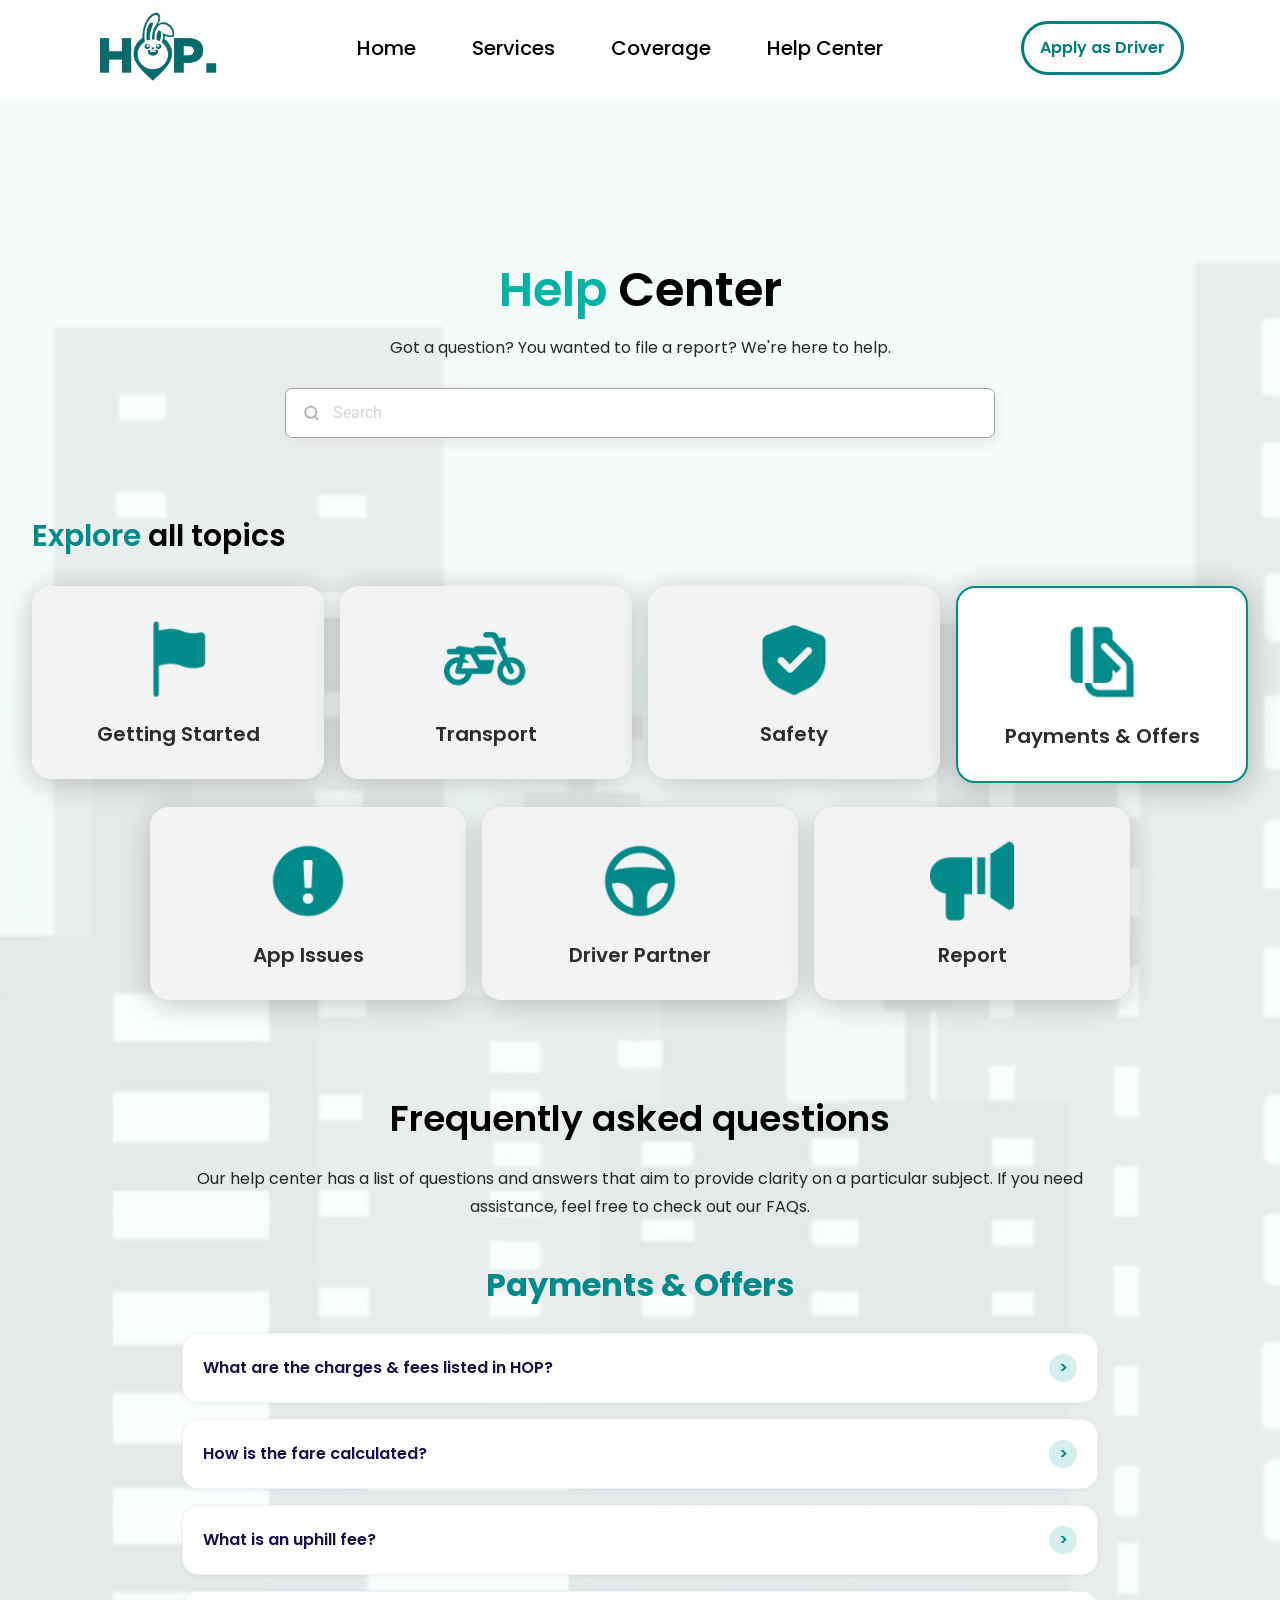
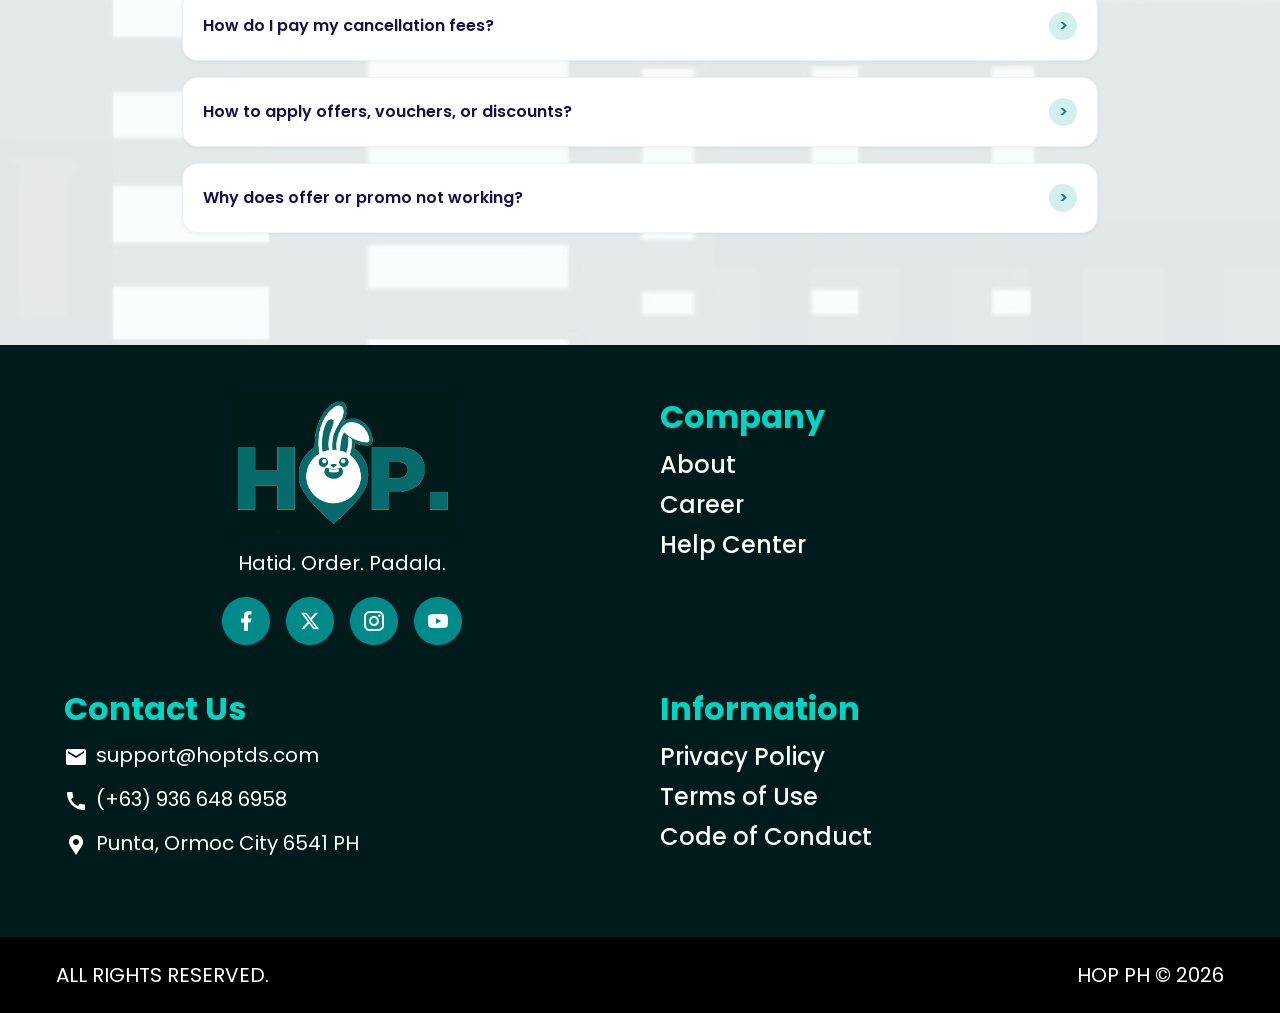
<file: help/payments_and_offers.html>
<!doctype html>
<html lang="en" class="scroll-smooth">
  <head>
    <meta charset="UTF-8" />
    <meta name="viewport" content="width=device-width, initial-scale=1.0" />
    <title>HOP - Help Center</title>
    <link rel="preconnect" href="https://fonts.googleapis.com" />
    <link rel="preconnect" href="https://fonts.gstatic.com" crossorigin />
    <link href="https://fonts.googleapis.com/css2?family=Poppins:wght@300;400;500;600;700;800&family=Roboto:wght@700&display=swap" rel="stylesheet" />
    <link rel="shortcut icon" href="../assets/favicon.ico" type="image/x-icon" />
    <link rel="stylesheet" href="../output.css" />
  </head>
  <body class="pt-15 sm:pt-20 lg:pt-25 bg-[#fdfdfd] text-black" style="font-family: &quot;Poppins&quot;, sans-serif">
    <div class="relative overflow-hidden">
      <div class="absolute inset-0 -top-170 -z-10 bg-[url('../assets/background_city.jpeg')] bg-cover bg-center opacity-10"></div>

      <header class="fixed bg-white top-0 left-0 z-50 mx-auto w-full px-2 py-2 sm:px-8 lg:px-24 lg:pb-2">
        <div class="flex items-center justify-between">
          <a href="../index.html"><img src="../assets/hop_logo.png" alt="HOP" class="h-12 w-auto lg:h-20" /></a>

          <nav class="hidden items-center gap-14 text-xl font-medium lg:flex">
            <a href="../index.html" class="transition hover:text-[#00b4a4]">Home</a>
            <a href="#services" class="transition hover:text-[#00b4a4]">Services</a>
            <a href="#coverage" class="transition hover:text-[#00b4a4]">Coverage</a>
            <a href="getting_started.html" class="transition hover:text-[#00b4a4]">Help Center</a>
          </nav>

          <button class="hidden cursor-pointer items-center justify-center rounded-full border-[3px] border-[#007f7a] p-4 leading-none font-semibold text-[#007f7a] transition hover:opacity-90 lg:inline-flex" type="button">Apply as Driver</button>

          <button id="open-menu" class="inline-flex size-10 items-center justify-center rounded-md lg:hidden" type="button" aria-label="Open menu">
            <svg class="size-7" viewBox="0 0 24 24" fill="none" xmlns="http://www.w3.org/2000/svg" aria-hidden="true">
              <path d="M4 7H20M4 12H20M4 17H20" stroke="currentColor" stroke-width="2.5" stroke-linecap="round" />
            </svg>
          </button>
        </div>
      </header>

      <main>
        <section class="mx-auto max-w-7xl px-4 pt-5 pb-12 text-center sm:px-8 lg:mt-32 lg:pt-8 lg:pb-20">
          <h1 class="text-4xl leading-tight font-semibold sm:text-5xl">
            <span class="text-[#00b4a4]">Help</span>
            <span> Center</span>
          </h1>
          <p class="mx-auto mt-4 max-w-2xl text-sm text-black/85 sm:text-base">Got a question? You wanted to file a report? We're here to help.</p>

          <label for="search" class="mx-auto mt-7 flex max-w-177.5 items-center rounded-[7px] border border-[#a1a1a1] bg-white px-4 py-3 shadow-[0_4px_14px_0_#e5e5e5]">
            <svg class="size-5 text-[#acacac]" viewBox="0 0 24 24" fill="none" xmlns="http://www.w3.org/2000/svg" aria-hidden="true">
              <path d="M11 18C14.866 18 18 14.866 18 11C18 7.13401 14.866 4 11 4C7.13401 4 4 7.13401 4 11C4 14.866 7.13401 18 11 18Z" stroke="currentColor" stroke-width="2" />
              <path d="M20 20L16.65 16.65" stroke="currentColor" stroke-width="2" stroke-linecap="round" />
            </svg>
            <input id="search" type="text" placeholder="Search" class="ml-3 w-full border-0 bg-transparent font-['Roboto',sans-serif] text-base text-[#acacac] outline-none" />
          </label>
        </section>

        <section class="mx-auto max-w-7xl px-4 pb-16 sm:px-8 lg:pb-24">
          <h2 class="mb-8 text-3xl font-semibold">
            <span class="text-[#008a8a]">Explore</span>
            <span> all topics</span>
          </h2>

          <div class="grid gap-4 sm:grid-cols-2 lg:grid-cols-4">
            <a href="getting_started.html">
              <article class="rounded-[19px] bg-[#f3f3f3] p-8 text-center shadow-[0_4px_29.4px_-2px_rgba(0,0,0,0.25)]">
                <img src="../assets/icons/flag_svgrepo.com.png" alt="Getting Started" class="mx-auto size-21" />
                <h3 class="mt-5 text-[20px] leading-tight font-semibold text-[#2c2c2c]">Getting Started</h3>
              </article>
            </a>

            <a href="transport.html">
              <article class="rounded-[19px] bg-[#f3f3f3] p-8 text-center shadow-[0_4px_29.4px_-2px_rgba(0,0,0,0.25)]">
                <img src="../assets/icons/motorcycle-2_svgrepo.com.png" alt="Transport" class="mx-auto size-21" />
                <h3 class="mt-5 text-[20px] leading-tight font-semibold text-[#2c2c2c]">Transport</h3>
              </article>
            </a>

            <a href="safety.html">
              <article class="rounded-[19px] bg-[#f3f3f3] p-8 text-center shadow-[0_4px_29.4px_-2px_rgba(0,0,0,0.25)]">
                <img src="../assets/icons/safety-certificate_svgrepo.com.png" alt="Safety" class="mx-auto size-21" />
                <h3 class="mt-5 text-[20px] leading-tight font-semibold text-[#2c2c2c]">Safety</h3>
              </article>
            </a>

            <a href="#">
              <article class="rounded-[19px] border-2 border-[#008a8a] bg-white p-8 text-center shadow-[0_4px_29.4px_2px_rgba(0,0,0,0.25)]">
                <img src="../assets/icons/payment_svgrepo.com.png" alt="Payments & Offers" class="mx-auto size-21" />
                <h3 class="mt-5 text-[20px] leading-tight font-semibold text-[#2c2c2c]">Payments &amp; Offers</h3>
              </article>
            </a>
          </div>

          <div class="mx-auto mt-6 grid max-w-245 gap-4 sm:grid-cols-2 lg:grid-cols-3">
            <a href="app_issues.html">
              <article class="rounded-[19px] bg-[#f3f3f3] p-8 text-center shadow-[0_4px_29.4px_-2px_rgba(0,0,0,0.25)]">
                <img src="../assets/icons/error_svgrepo.com.png" alt="App Issues" class="mx-auto size-21" />
                <h3 class="mt-5 text-[20px] leading-tight font-semibold text-[#2c2c2c]">App Issues</h3>
              </article>
            </a>

            <a href="driver_partner.html">
              <article class="rounded-[19px] bg-[#f3f3f3] p-8 text-center shadow-[0_4px_29.4px_-2px_rgba(0,0,0,0.25)]">
                <img src="../assets/icons/steering-wheel_svgrepo.com.png" alt="Driver Partner" class="mx-auto size-21" />
                <h3 class="mt-5 text-[20px] leading-tight font-semibold text-[#2c2c2c]">Driver Partner</h3>
              </article>
            </a>

            <a href="report.html">
              <article class="rounded-[19px] bg-[#f3f3f3] p-8 text-center shadow-[0_4px_29.4px_-2px_rgba(0,0,0,0.25)] sm:col-span-2 lg:col-span-1">
                <img src="../assets/icons/megaphone_svgrepo.com.png" alt="Report" class="mx-auto size-21" />
                <h3 class="mt-5 text-[20px] leading-tight font-semibold text-[#2c2c2c]">Report</h3>
              </article>
            </a>
          </div>
        </section>

        <section class="mx-auto max-w-245 px-4 pb-20 text-center sm:px-8 lg:pb-28">
          <h2 class="text-4xl leading-tight font-semibold">Frequently asked questions</h2>
          <p class="mx-auto mt-6 max-w-4xl text-sm leading-7 text-black/85 sm:text-base">Our help center has a list of questions and answers that aim to provide clarity on a particular subject. If you need assistance, feel free to check out our FAQs.</p>

          <h3 class="mt-10 text-[32px] font-bold text-[#008a8a]">Payments & Offers</h3>

          <div class="mt-6 space-y-4 text-left">
            <div data-accordion-item class="rounded-2xl border border-[#f1f2f9] bg-white shadow-[0_1px_4px_0_rgba(25,33,61,0.06)]">
              <button data-accordion-trigger type="button" aria-expanded="false" class="flex w-full items-center justify-between gap-4 px-5 py-5 text-sm font-semibold text-[#170f49] sm:text-base">
                <span class="text-start">What are the charges & fees listed in HOP?</span>
                <span data-accordion-icon class="inline-flex size-7 shrink-0 items-center justify-center rounded-full bg-[#d5efee] text-[#008a8a] transition">
                  <span data-accordion-chevron class="inline-block transition-transform duration-200">&gt;</span>
                </span>
              </button>
              <div data-accordion-panel class="h-0 overflow-hidden px-5 opacity-0 transition-[height,opacity] duration-300 ease-in-out">
                <div class="pb-5">
                  <p class="text-sm leading-7 text-black/80">Charges may include the base fare, distance fare, time fare, applicable surcharges (such as traffic or weather adjustments), and cancellation fees if a ride is cancelled late.</p>
                </div>
              </div>
            </div>

            <div data-accordion-item class="rounded-2xl border border-[#f1f2f9] bg-white shadow-[0_1px_4px_0_rgba(25,33,61,0.06)]">
              <button data-accordion-trigger type="button" aria-expanded="false" class="flex w-full items-center justify-between gap-4 px-5 py-5 text-sm font-semibold text-[#170f49] sm:text-base">
                <span class="text-start">How is the fare calculated?</span>
                <span data-accordion-icon class="inline-flex size-7 shrink-0 items-center justify-center rounded-full bg-[#d5efee] text-[#008a8a] transition">
                  <span data-accordion-chevron class="inline-block transition-transform duration-200">&gt;</span>
                </span>
              </button>
              <div data-accordion-panel class="h-0 overflow-hidden px-5 opacity-0 transition-[height,opacity] duration-300 ease-in-out">
                <div class="pb-5">
                  <p class="text-sm leading-7 text-black/80">The fare is based on the pickup distance, total travel distance, estimated travel time, and current demand or road conditions shown before you confirm the booking.</p>
                </div>
              </div>
            </div>

            <div data-accordion-item class="rounded-2xl border border-[#f1f2f9] bg-white shadow-[0_1px_4px_0_rgba(25,33,61,0.06)]">
              <button data-accordion-trigger type="button" aria-expanded="false" class="flex w-full items-center justify-between gap-4 px-5 py-5 text-sm font-semibold text-[#170f49] sm:text-base">
                <span class="text-start">What is an uphill fee?</span>
                <span data-accordion-icon class="inline-flex size-7 shrink-0 items-center justify-center rounded-full bg-[#d5efee] text-[#008a8a] transition">
                  <span data-accordion-chevron class="inline-block transition-transform duration-200">&gt;</span>
                </span>
              </button>
              <div data-accordion-panel class="h-0 overflow-hidden px-5 opacity-0 transition-[height,opacity] duration-300 ease-in-out">
                <div class="pb-5">
                  <p class="text-sm leading-7 text-black/80">An uphill fee is an additional charge applied when the route includes steep or elevated roads, which require more fuel and effort from the vehicle.</p>
                </div>
              </div>
            </div>

            <div data-accordion-item class="rounded-2xl border border-[#f1f2f9] bg-white shadow-[0_1px_4px_0_rgba(25,33,61,0.06)]">
              <button data-accordion-trigger type="button" aria-expanded="false" class="flex w-full items-center justify-between gap-4 px-5 py-5 text-sm font-semibold text-[#170f49] sm:text-base">
                <span class="text-start">How do I pay my cancellation fees?</span>
                <span data-accordion-icon class="inline-flex size-7 shrink-0 items-center justify-center rounded-full bg-[#d5efee] text-[#008a8a] transition">
                  <span data-accordion-chevron class="inline-block transition-transform duration-200">&gt;</span>
                </span>
              </button>
              <div data-accordion-panel class="h-0 overflow-hidden px-5 opacity-0 transition-[height,opacity] duration-300 ease-in-out">
                <div class="pb-5">
                  <p class="text-sm leading-7 text-black/80">Cancellation fees are automatically added to your next trip or deducted from your selected payment method or HOP wallet.</p>
                </div>
              </div>
            </div>

            <div data-accordion-item class="rounded-2xl border border-[#f1f2f9] bg-white shadow-[0_1px_4px_0_rgba(25,33,61,0.06)]">
              <button data-accordion-trigger type="button" aria-expanded="false" class="flex w-full items-center justify-between gap-4 px-5 py-5 text-sm font-semibold text-[#170f49] sm:text-base">
                <span class="text-start">How to apply offers, vouchers, or discounts?</span>
                <span data-accordion-icon class="inline-flex size-7 shrink-0 items-center justify-center rounded-full bg-[#d5efee] text-[#008a8a] transition">
                  <span data-accordion-chevron class="inline-block transition-transform duration-200">&gt;</span>
                </span>
              </button>
              <div data-accordion-panel class="h-0 overflow-hidden px-5 opacity-0 transition-[height,opacity] duration-300 ease-in-out">
                <div class="pb-5">
                  <p class="text-sm leading-7 text-black/80">Go to the <span class="font-bold">Offers</span> section → select or enter a promo code → apply it before confirming your booking. The discount will appear in the fare estimate.</p>
                </div>
              </div>
            </div>

            <div data-accordion-item class="rounded-2xl border border-[#f1f2f9] bg-white shadow-[0_1px_4px_0_rgba(25,33,61,0.06)]">
              <button data-accordion-trigger type="button" aria-expanded="false" class="flex w-full items-center justify-between gap-4 px-5 py-5 text-sm font-semibold text-[#170f49] sm:text-base">
                <span class="text-start">Why does offer or promo not working?</span>
                <span data-accordion-icon class="inline-flex size-7 shrink-0 items-center justify-center rounded-full bg-[#d5efee] text-[#008a8a] transition">
                  <span data-accordion-chevron class="inline-block transition-transform duration-200">&gt;</span>
                </span>
              </button>
              <div data-accordion-panel class="h-0 overflow-hidden px-5 opacity-0 transition-[height,opacity] duration-300 ease-in-out">
                <div class="pb-5">
                  <p class="text-sm leading-7 text-black/80">The promo may be expired, limited to certain locations or ride types, already used, or does not meet the required minimum fare. Always check the promo details before applying.</p>
                </div>
              </div>
            </div>
          </div>
        </section>
      </main>

      <footer id="help" class="mx-auto mt-0 w-full bg-[#001b1b]">
        <div class="px-8 pt-10 pb-16 lg:px-16 lg:pt-12 lg:pb-20">
          <div class="grid w-full gap-10 sm:grid-cols-2 lg:gsid-cols-4">
            <div class="flex flex-col items-center">
              <img src="../assets/hop_logo.png" alt="HOP" class="h-20 w-auto object-contain lg:h-36" />
              <p class="mt-3 text-[13px] text-white lg:text-xl">Hatid. Order. Padala.</p>
              <div class="mt-5 flex items-center gap-4">
                <a href="#"><img src="../assets/facebook.png" alt="Facebook" class="size-11 lg:size-12" /></a>
                <a href="#"><img src="../assets/x.png" alt="X" class="size-11 lg:size-12" /></a>
                <a href="#"><img src="../assets/instagram.png" alt="Instagram" class="size-11 lg:size-12" /></a>
                <a href="#"><img src="../assets/youtube.png" alt="YouTube" class="size-11 lg:size-12" /></a>
              </div>
            </div>

            <div>
              <h4 class="text-[32px] font-bold text-[#03d4c2]">Company</h4>
              <ul class="mt-2 space-y-2 text-2xl font-medium text-white">
                <li>
                  <a href="#" class="transition hover:text-[#00b4a4]">About</a>
                </li>
                <li>
                  <a href="#" class="transition hover:text-[#00b4a4]">Career</a>
                </li>
                <li>
                  <a href="#" class="transition hover:text-[#00b4a4]">Help Center</a>
                </li>
              </ul>
            </div>

            <div>
              <h4 class="text-[32px] font-bold text-[#03d4c2]">Contact Us</h4>
              <ul class="mt-2 space-y-4 text-xl text-white">
                <li class="flex items-start gap-2">
                  <img src="../assets/ic_baseline-email.png" alt="Email" class="mt-1 size-6" />
                  <span>support@hoptds.com</span>
                </li>
                <li class="flex items-start gap-2">
                  <img src="../assets/ic_baseline-call.png" alt="Phone" class="mt-1 size-6" />
                  <span>(+63) 936 648 6958</span>
                </li>
                <li class="flex items-start gap-2">
                  <img src="../assets/gridicons_location.png" alt="Location" class="mt-1 size-6" />
                  <span>Punta, Ormoc City 6541 PH</span>
                </li>
              </ul>
            </div>

            <div>
              <h4 class="text-[32px] font-bold text-[#03d4c2]">Information</h4>
              <ul class="mt-2 space-y-2 text-2xl font-medium text-white">
                <li>
                  <a href="../privacy_policy.html" class="transition hover:text-[#00b4a4]">Privacy Policy</a>
                </li>
                <li>
                  <a href="../terms_and_agreements.html" class="transition hover:text-[#00b4a4]">Terms of Use</a>
                </li>
                <li>
                  <a href="../code_of_conduct.html" class="transition hover:text-[#00b4a4]">Code of Conduct</a>
                </li>
              </ul>
            </div>
          </div>
        </div>

        <div class="flex flex-col items-center justify-between gap-2 bg-black px-6 py-6 text-center text-sm text-white lg:flex-row lg:px-14 lg:text-xl">
          <p>ALL RIGHTS RESERVED.</p>
          <p>HOP PH © 2026</p>
        </div>
      </footer>
    </div>

    <div id="offcanvas" class="pointer-events-none fixed inset-0 z-50 opacity-0 transition duration-300 lg:hidden" aria-hidden="true">
      <div id="offcanvas-backdrop" class="absolute inset-0 bg-black/25"></div>
      <div class="absolute inset-0 bg-[rgba(33,33,33,0.97)] p-8">
        <button id="close-menu" class="absolute top-6 right-6 inline-flex size-10 items-center justify-center rounded-md text-white" type="button" aria-label="Close menu">
          <svg class="size-7" viewBox="0 0 24 24" fill="none" xmlns="http://www.w3.org/2000/svg" aria-hidden="true">
            <path d="M6 6L18 18M18 6L6 18" stroke="currentColor" stroke-width="2.5" stroke-linecap="round" />
          </svg>
        </button>

        <nav class="mt-10 space-y-8 text-[50px] leading-none text-white">
          <a href="../index.html" class="block text-[34px]">Home</a>
          <a href="index.html#services" class="block text-[34px]">Services</a>
          <a href="index.html#coverage" class="block text-[34px]">Coverage</a>
          <a href="getting_started.html" class="block text-[34px]">Help Center</a>
        </nav>

        <button class="absolute right-8 bottom-8 left-8 cursor-pointer rounded-[44px] border-[3px] border-[#007f7a] px-8 py-4 text-[16px] leading-none font-semibold text-white" type="button">Apply as Driver</button>
      </div>
    </div>

    <script src="../assets/js/help.js"></script>
  </body>
</html>
</file>
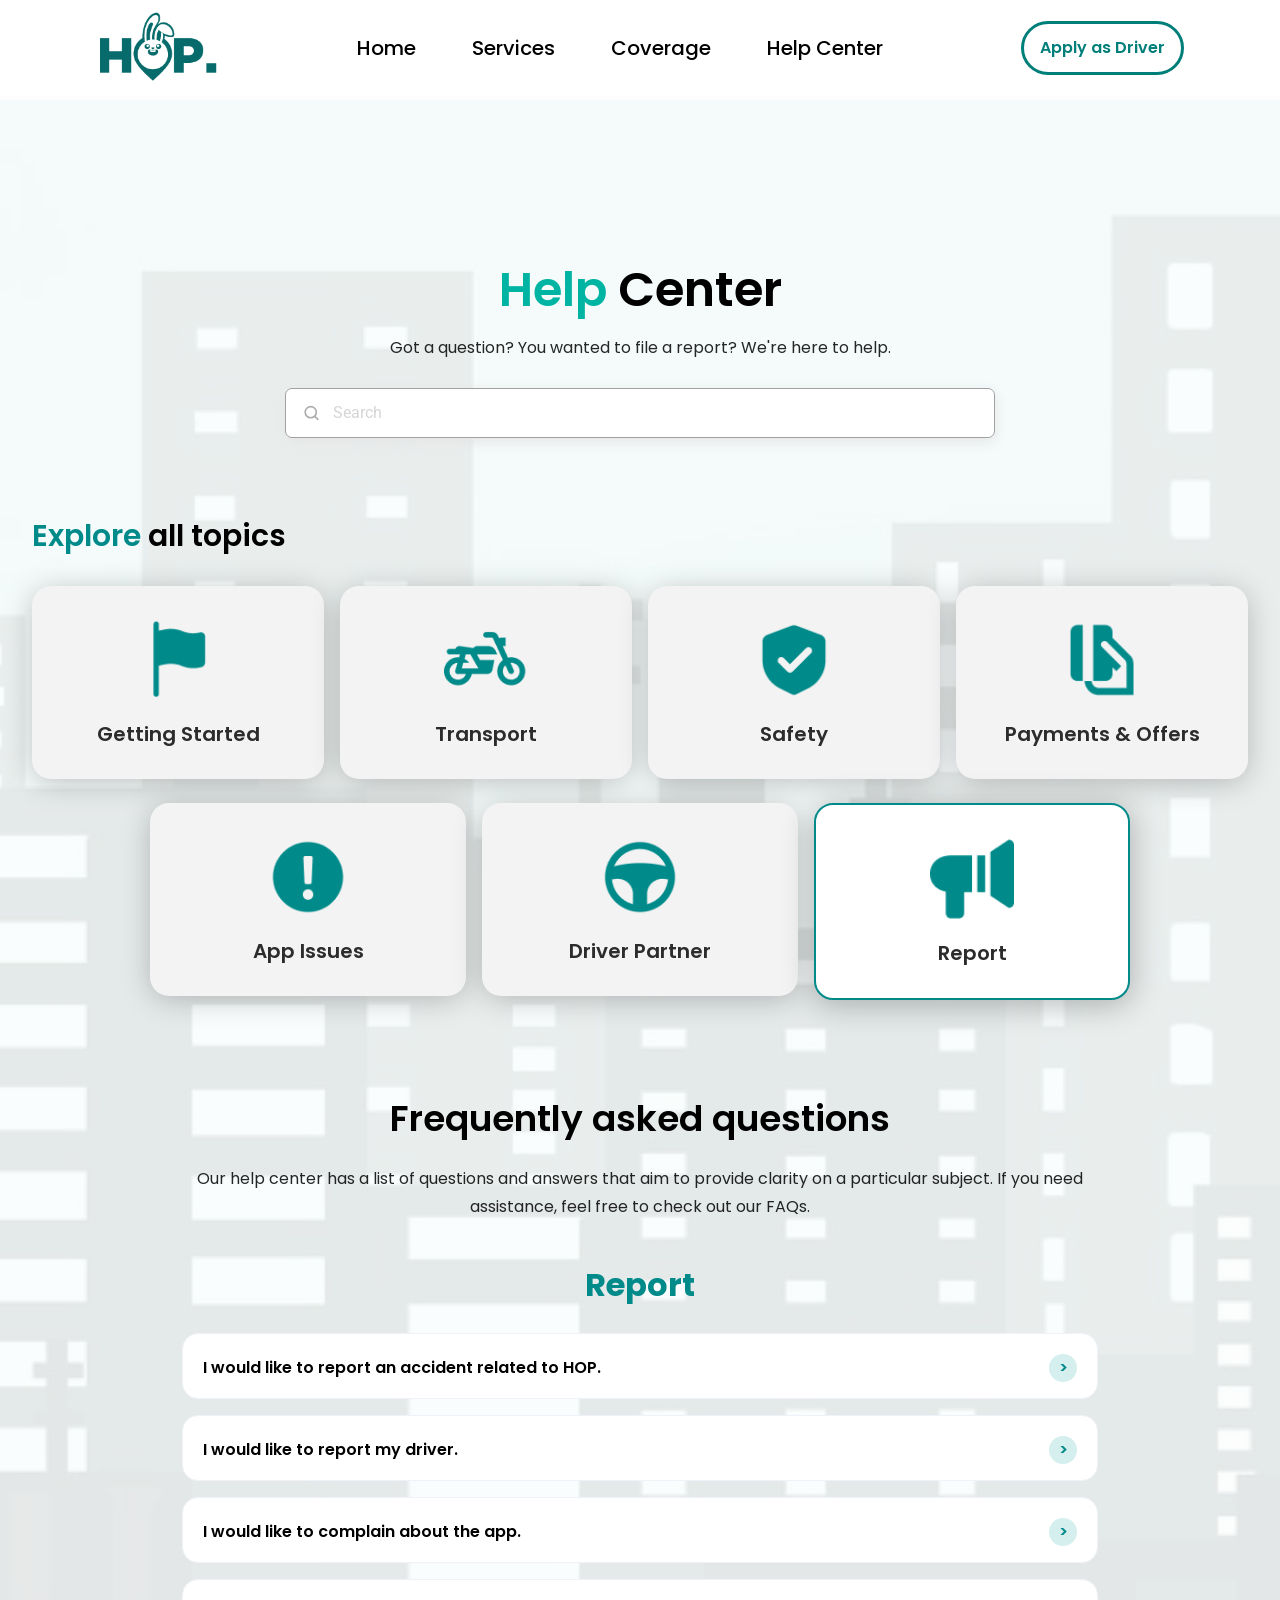
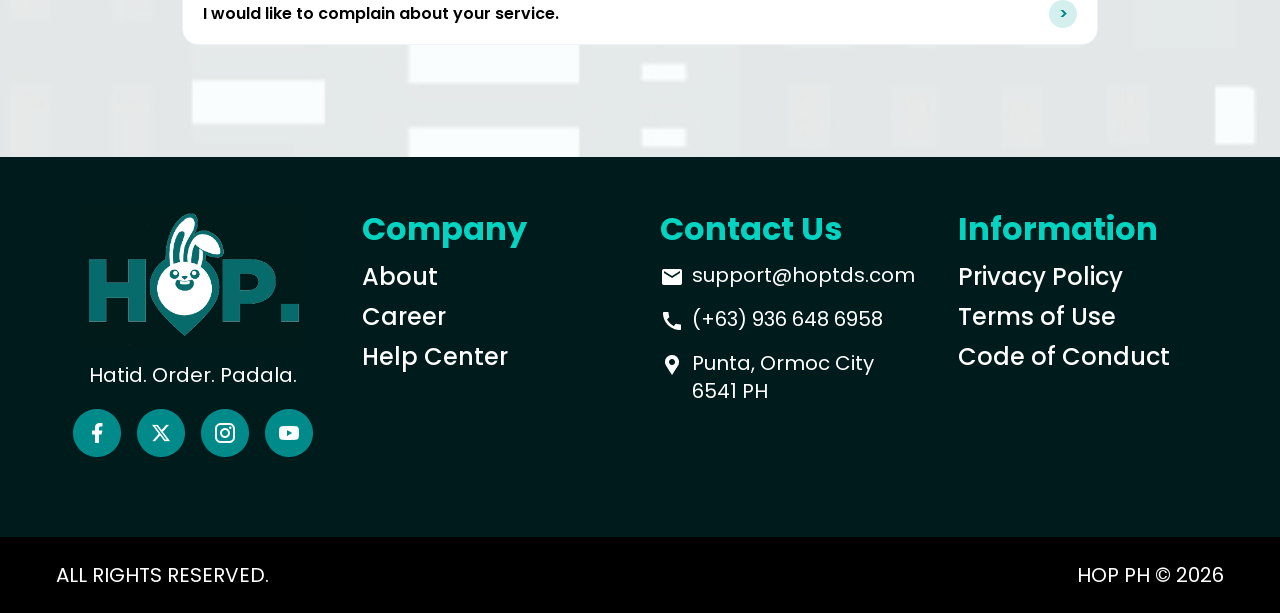
<file: help/report.html>
<!doctype html>
<html lang="en" class="scroll-smooth">
  <head>
    <meta charset="UTF-8" />
    <meta name="viewport" content="width=device-width, initial-scale=1.0" />
    <title>HOP - Help Center</title>
    <link rel="preconnect" href="https://fonts.googleapis.com" />
    <link rel="preconnect" href="https://fonts.gstatic.com" crossorigin />
    <link href="https://fonts.googleapis.com/css2?family=Poppins:wght@300;400;500;600;700;800&family=Roboto:wght@700&display=swap" rel="stylesheet" />
    <link rel="shortcut icon" href="../assets/favicon.ico" type="image/x-icon" />
    <link rel="stylesheet" href="../output.css" />
  </head>
  <body class="pt-15 sm:pt-20 lg:pt-25 bg-[#fdfdfd] text-black" style="font-family: &quot;Poppins&quot;, sans-serif">
    <div class="relative overflow-hidden">
      <div class="absolute inset-0 -top-150 -z-10 bg-[url('../assets/background_city.jpeg')] bg-cover bg-center opacity-10"></div>

      <header class="fixed bg-white top-0 left-0 z-50 mx-auto w-full px-2 py-2 sm:px-8 lg:px-24 lg:pb-2">
        <div class="flex items-center justify-between">
          <a href="../index.html"><img src="../assets/hop_logo.png" alt="HOP" class="h-12 w-auto lg:h-20" /></a>

          <nav class="hidden items-center gap-14 text-xl font-medium lg:flex">
            <a href="../index.html" class="transition hover:text-[#00b4a4]">Home</a>
            <a href="#services" class="transition hover:text-[#00b4a4]">Services</a>
            <a href="#coverage" class="transition hover:text-[#00b4a4]">Coverage</a>
            <a href="getting_started.html" class="transition hover:text-[#00b4a4]">Help Center</a>
          </nav>

          <button class="hidden cursor-pointer items-center justify-center rounded-full border-[3px] border-[#007f7a] p-4 leading-none font-semibold text-[#007f7a] transition hover:opacity-90 lg:inline-flex" type="button">Apply as Driver</button>

          <button id="open-menu" class="inline-flex size-10 items-center justify-center rounded-md lg:hidden" type="button" aria-label="Open menu">
            <svg class="size-7" viewBox="0 0 24 24" fill="none" xmlns="http://www.w3.org/2000/svg" aria-hidden="true">
              <path d="M4 7H20M4 12H20M4 17H20" stroke="currentColor" stroke-width="2.5" stroke-linecap="round" />
            </svg>
          </button>
        </div>
      </header>

      <main>
        <section class="mx-auto max-w-7xl px-4 pt-5 pb-12 text-center sm:px-8 lg:mt-32 lg:pt-8 lg:pb-20">
          <h1 class="text-4xl leading-tight font-semibold sm:text-5xl">
            <span class="text-[#00b4a4]">Help</span>
            <span> Center</span>
          </h1>
          <p class="mx-auto mt-4 max-w-2xl text-sm text-black/85 sm:text-base">Got a question? You wanted to file a report? We're here to help.</p>

          <label for="search" class="mx-auto mt-7 flex max-w-177.5 items-center rounded-[7px] border border-[#a1a1a1] bg-white px-4 py-3 shadow-[0_4px_14px_0_#e5e5e5]">
            <svg class="size-5 text-[#acacac]" viewBox="0 0 24 24" fill="none" xmlns="http://www.w3.org/2000/svg" aria-hidden="true">
              <path d="M11 18C14.866 18 18 14.866 18 11C18 7.13401 14.866 4 11 4C7.13401 4 4 7.13401 4 11C4 14.866 7.13401 18 11 18Z" stroke="currentColor" stroke-width="2" />
              <path d="M20 20L16.65 16.65" stroke="currentColor" stroke-width="2" stroke-linecap="round" />
            </svg>
            <input id="search" type="text" placeholder="Search" class="ml-3 w-full border-0 bg-transparent font-['Roboto',sans-serif] text-base text-[#acacac] outline-none" />
          </label>
        </section>

        <section class="mx-auto max-w-7xl px-4 pb-16 sm:px-8 lg:pb-24">
          <h2 class="mb-8 text-3xl font-semibold">
            <span class="text-[#008a8a]">Explore</span>
            <span> all topics</span>
          </h2>

          <div class="grid gap-4 sm:grid-cols-2 lg:grid-cols-4">
            <a href="getting_started.html">
              <article class="rounded-[19px] bg-[#f3f3f3] p-8 text-center shadow-[0_4px_29.4px_-2px_rgba(0,0,0,0.25)]">
                <img src="../assets/icons/flag_svgrepo.com.png" alt="Getting Started" class="mx-auto size-21" />
                <h3 class="mt-5 text-[20px] leading-tight font-semibold text-[#2c2c2c]">Getting Started</h3>
              </article>
            </a>

            <a href="transport.html">
              <article class="rounded-[19px] bg-[#f3f3f3] p-8 text-center shadow-[0_4px_29.4px_-2px_rgba(0,0,0,0.25)]">
                <img src="../assets/icons/motorcycle-2_svgrepo.com.png" alt="Transport" class="mx-auto size-21" />
                <h3 class="mt-5 text-[20px] leading-tight font-semibold text-[#2c2c2c]">Transport</h3>
              </article>
            </a>

            <a href="safety.html">
              <article class="rounded-[19px] bg-[#f3f3f3] p-8 text-center shadow-[0_4px_29.4px_-2px_rgba(0,0,0,0.25)]">
                <img src="../assets/icons/safety-certificate_svgrepo.com.png" alt="Safety" class="mx-auto size-21" />
                <h3 class="mt-5 text-[20px] leading-tight font-semibold text-[#2c2c2c]">Safety</h3>
              </article>
            </a>

            <a href="payments_and_offers.html">
              <article class="rounded-[19px] bg-[#f3f3f3] p-8 text-center shadow-[0_4px_29.4px_-2px_rgba(0,0,0,0.25)]">
                <img src="../assets/icons/payment_svgrepo.com.png" alt="Payments & Offers" class="mx-auto size-21" />
                <h3 class="mt-5 text-[20px] leading-tight font-semibold text-[#2c2c2c]">Payments &amp; Offers</h3>
              </article>
            </a>
          </div>

          <div class="mx-auto mt-6 grid max-w-245 gap-4 sm:grid-cols-2 lg:grid-cols-3">
            <a href="app_issues.html">
              <article class="rounded-[19px] bg-[#f3f3f3] p-8 text-center shadow-[0_4px_29.4px_-2px_rgba(0,0,0,0.25)]">
                <img src="../assets/icons/error_svgrepo.com.png" alt="App Issues" class="mx-auto size-21" />
                <h3 class="mt-5 text-[20px] leading-tight font-semibold text-[#2c2c2c]">App Issues</h3>
              </article>
            </a>

            <a href="driver_partner.html">
              <article class="rounded-[19px] bg-[#f3f3f3] p-8 text-center shadow-[0_4px_29.4px_-2px_rgba(0,0,0,0.25)]">
                <img src="../assets/icons/steering-wheel_svgrepo.com.png" alt="Driver Partner" class="mx-auto size-21" />
                <h3 class="mt-5 text-[20px] leading-tight font-semibold text-[#2c2c2c]">Driver Partner</h3>
              </article>
            </a>

            <a href="#">
              <article class="rounded-[19px] border-2 border-[#008a8a] bg-white p-8 text-center shadow-[0_4px_29.4px_2px_rgba(0,0,0,0.25)] sm:col-span-2 lg:col-span-1">
                <img src="../assets/icons/megaphone_svgrepo.com.png" alt="Report" class="mx-auto size-21" />
                <h3 class="mt-5 text-[20px] leading-tight font-semibold text-[#2c2c2c]">Report</h3>
              </article>
            </a>
          </div>
        </section>

        <section class="mx-auto max-w-245 px-4 pb-20 text-center sm:px-8 lg:pb-28">
          <h2 class="text-4xl leading-tight font-semibold">Frequently asked questions</h2>
          <p class="mx-auto mt-6 max-w-4xl text-sm leading-7 text-black/85 sm:text-base">Our help center has a list of questions and answers that aim to provide clarity on a particular subject. If you need assistance, feel free to check out our FAQs.</p>

          <h3 class="mt-10 text-[32px] font-bold text-[#008a8a]">Report</h3>

          <div class="mt-6 space-y-4 text-left">
            <div data-accordion-item class="rounded-2xl border border-[#f1f2f9] bg-white shadow-[0_1px_4px_0_rgba(25,33,61,0.34)]">
              <button data-accordion-trigger type="button" aria-expanded="false" class="flex w-full items-center justify-between gap-4 px-5 pt-5 pb-4 text-sm font-semibold text-black sm:text-base">
                <span class="text-start">I would like to report an accident related to HOP.</span>
                <span data-accordion-icon class="inline-flex size-7 shrink-0 items-center justify-center rounded-full text-white transition">
                  <span data-accordion-chevron class="inline-block rotate-90 transition-transform duration-200">&gt;</span>
                </span>
              </button>
              <div data-accordion-panel class="h-0 overflow-hidden px-5 opacity-0 transition-[height,opacity] duration-300 ease-in-out">
                <div class="pb-6">
                  <div class="py-6 space-y-4 text-sm leading-7 text-black sm:text-[18px] sm:leading-7.75">
                    <p>Involved in or witnessed an incident involving a HOP rider or passenger?</p>
                    <p>Even if you aren't a HOP user, we encourage you to report the event immediately via our hotline at <span class="font-bold">(09) 1234-5678</span>. Our support team is available to guide you through the next steps.</p>
                    <p>Providing specific details, such as the vehicle’s plate number or any gathered evidence, is vital for our investigation and for assisting those involved.</p>
                  </div>

                  <form class="mt-6" action="#" method="post">
                    <div class="grid gap-3 sm:grid-cols-2 sm:gap-5">
                      <label class="relative block rounded-[18px] bg-[#f6f6f6] px-7 pt-5 pb-2 transition-all duration-200 focus-within:ring-2 focus-within:ring-[#14b8a6]">
                        <input type="text" name="first_name" value="Marvin" placeholder=" " class="peer mt-2 w-full border-none bg-transparent text-[15px] font-medium text-black outline-none" />
                        <span class="pointer-events-none absolute top-1/2 left-7 my-0 -translate-y-1/2 text-[15px] text-gray-400 transition-all duration-200 peer-not-placeholder-shown:top-2 peer-not-placeholder-shown:my-2 peer-not-placeholder-shown:text-[11px] peer-not-placeholder-shown:text-[#14b8a6] peer-focus:top-2 peer-focus:my-2 peer-focus:text-[11px] peer-focus:text-[#14b8a6]"> First name </span>
                      </label>

                      <label class="relative block rounded-[18px] bg-[#f6f6f6] px-7 pt-5 pb-2 transition-all duration-200 focus-within:ring-2 focus-within:ring-[#14b8a6]">
                        <input type="text" name="last_name" value="Monreal" placeholder=" " class="peer mt-2 w-full border-none bg-transparent text-[15px] font-medium text-black outline-none" />
                        <span class="pointer-events-none absolute top-1/2 left-7 my-0 -translate-y-1/2 text-[15px] text-gray-400 transition-all duration-200 peer-not-placeholder-shown:top-2 peer-not-placeholder-shown:my-2 peer-not-placeholder-shown:text-[11px] peer-not-placeholder-shown:text-[#14b8a6] peer-focus:top-2 peer-focus:my-2 peer-focus:text-[11px] peer-focus:text-[#14b8a6]"> Last name </span>
                      </label>

                      <label class="relative block rounded-[18px] bg-[#f6f6f6] px-7 pt-5 pb-2 transition-all duration-200 focus-within:ring-2 focus-within:ring-[#14b8a6]">
                        <input type="tel" name="phone_number" placeholder=" " class="peer mt-2 w-full border-none bg-transparent text-[15px] font-medium text-black outline-none" />
                        <span class="pointer-events-none absolute top-1/2 left-7 my-0 -translate-y-1/2 text-[15px] text-gray-400 transition-all duration-200 peer-not-placeholder-shown:top-2 peer-not-placeholder-shown:my-2 peer-not-placeholder-shown:text-[11px] peer-not-placeholder-shown:text-[#14b8a6] peer-focus:top-2 peer-focus:my-2 peer-focus:text-[11px] peer-focus:text-[#14b8a6]"> Phone Number </span>
                      </label>

                      <label class="relative block rounded-[18px] bg-[#f6f6f6] px-7 pt-5 pb-2 transition-all duration-200 focus-within:ring-2 focus-within:ring-[#14b8a6]">
                        <input type="email" name="email" placeholder=" " class="peer mt-2 w-full border-none bg-transparent text-[15px] font-medium text-black outline-none" />
                        <span class="pointer-events-none absolute top-1/2 left-7 my-0 -translate-y-1/2 text-[15px] text-gray-400 transition-all duration-200 peer-not-placeholder-shown:top-2 peer-not-placeholder-shown:my-2 peer-not-placeholder-shown:text-[11px] peer-not-placeholder-shown:text-[#14b8a6] peer-focus:top-2 peer-focus:my-2 peer-focus:text-[11px] peer-focus:text-[#14b8a6]"> Email </span>
                      </label>

                      <label class="relative block rounded-[18px] bg-[#f6f6f6] px-7 pt-5 pb-2 transition-all duration-200 focus-within:ring-2 focus-within:ring-[#14b8a6]">
                        <input type="text" name="booking_id" placeholder=" " class="peer mt-2 w-full border-none bg-transparent text-[15px] font-medium text-black outline-none" />
                        <span class="pointer-events-none absolute top-1/2 left-7 my-0 -translate-y-1/2 text-[15px] text-gray-400 transition-all duration-200 peer-not-placeholder-shown:top-2 peer-not-placeholder-shown:my-2 peer-not-placeholder-shown:text-[11px] peer-not-placeholder-shown:text-[#14b8a6] peer-focus:top-2 peer-focus:my-2 peer-focus:text-[11px] peer-focus:text-[#14b8a6]"> Booking ID </span>
                      </label>

                      <label class="relative block rounded-[18px] bg-[#f6f6f6] px-7 pt-5 pb-2 transition-all duration-200 focus-within:ring-2 focus-within:ring-[#14b8a6]">
                        <input type="date" name="date_of_incident" placeholder=" " class="peer mt-2 w-full border-none bg-transparent text-[15px] font-medium text-black outline-none" />
                        <span class="pointer-events-none absolute top-1/2 left-7 my-0 -translate-y-1/2 text-[15px] text-gray-400 transition-all duration-200 peer-not-placeholder-shown:top-2 peer-not-placeholder-shown:my-2 peer-not-placeholder-shown:text-[11px] peer-not-placeholder-shown:text-[#14b8a6] peer-focus:top-2 peer-focus:my-2 peer-focus:text-[11px] peer-focus:text-[#14b8a6]"> Date of Incident </span>
                      </label>

                      <label class="relative block rounded-[18px] bg-[#f6f6f6] px-7 pt-5 pb-2 transition-all duration-200 focus-within:ring-2 focus-within:ring-[#14b8a6]">
                        <input type="time" name="time_of_incident" placeholder=" " class="peer mt-2 w-full border-none bg-transparent text-[15px] font-medium text-black outline-none" />
                        <span class="pointer-events-none absolute top-1/2 left-7 my-0 -translate-y-1/2 text-[15px] text-gray-400 transition-all duration-200 peer-not-placeholder-shown:top-2 peer-not-placeholder-shown:my-2 peer-not-placeholder-shown:text-[11px] peer-not-placeholder-shown:text-[#14b8a6] peer-focus:top-2 peer-focus:my-2 peer-focus:text-[11px] peer-focus:text-[#14b8a6]"> Time of Incident </span>
                      </label>

                      <label class="relative block rounded-[18px] bg-[#f6f6f6] px-7 pt-5 pb-2 transition-all duration-200 focus-within:ring-2 focus-within:ring-[#14b8a6]">
                        <input type="text" name="location_of_incident" placeholder=" " class="peer mt-2 w-full border-none bg-transparent text-[15px] font-medium text-black outline-none" />
                        <span class="pointer-events-none absolute top-1/2 left-7 my-0 -translate-y-1/2 text-[15px] text-gray-400 transition-all duration-200 peer-not-placeholder-shown:top-2 peer-not-placeholder-shown:my-2 peer-not-placeholder-shown:text-[11px] peer-not-placeholder-shown:text-[#14b8a6] peer-focus:top-2 peer-focus:my-2 peer-focus:text-[11px] peer-focus:text-[#14b8a6]"> Location of Incident </span>
                      </label>
                    </div>

                    <label class="relative mt-5 block rounded-[18px] bg-[#f6f6f6] px-7 pt-6 pb-3 transition-all duration-200 focus-within:ring-2 focus-within:ring-[#14b8a6]">
                      <textarea name="description" maxlength="1500" placeholder=" " class="peer mt-2 min-h-30 w-full resize-none border-none bg-transparent text-[15px] font-medium text-black outline-none"></textarea>
                      <span class="pointer-events-none absolute my-0 top-6 left-7 text-[15px] text-gray-400 transition-all duration-200 peer-not-placeholder-shown:top-2 peer-not-placeholder-shown:my-1 peer-not-placeholder-shown:text-[11px] peer-not-placeholder-shown:text-[#14b8a6] peer-focus:top-2 peer-focus:my-1 peer-focus:text-[11px] peer-focus:text-[#14b8a6]"> More details </span>
                    </label>

                    <div class="flex justify-between">
                      <p class="mt-3 text-right text-[15px] text-[#444]">Provide exact details of the incident.</p>
                      <p class="mt-3 text-right text-[15px] text-[#444]">0 of 1500 characters</p>
                    </div>

                    <div class="mt-6 flex flex-wrap items-center gap-4">
                      <input id="lost-item-photos" type="file" name="photos" accept="image/*" multiple class="hidden" />
                      <label for="lost-item-photos" class="cursor-pointer rounded-full border border-[#d0d0d0] px-9 py-3 text-[16px] font-medium text-black"> Upload photo/s </label>

                      <button type="submit" class="rounded-full bg-[#008a8a] px-8 py-3 text-[16px] font-semibold text-white">Submit</button>
                    </div>
                  </form>
                </div>
              </div>
            </div>

            <div data-accordion-item class="rounded-2xl border border-[#f1f2f9] bg-white shadow-[0_1px_4px_0_rgba(25,33,61,0.34)]">
              <button data-accordion-trigger type="button" aria-expanded="false" class="flex w-full items-center justify-between gap-4 px-5 pt-5 pb-4 text-sm font-semibold text-black sm:text-base">
                <span class="text-start">I would like to report my driver.</span>
                <span data-accordion-icon class="inline-flex size-7 shrink-0 items-center justify-center rounded-full text-white transition">
                  <span data-accordion-chevron class="inline-block rotate-90 transition-transform duration-200">&gt;</span>
                </span>
              </button>
              <div data-accordion-panel class="h-0 overflow-hidden px-5 opacity-0 transition-[height,opacity] duration-300 ease-in-out">
                <div class="pb-6">
                  <div class="py-6 space-y-4 text-sm leading-7 text-black sm:text-[18px] sm:leading-7.75">
                    <p>Was there a problem with your ride or your driver? We take driver conduct seriously.</p>
                    <p>If you have been involved in an incident or witnessed a traffic infraction by a registered tricycle, please file a report here.</p>
                    <p>Including details like the time of the event, location, and the vehicle’s body number is vital for our team to take the necessary disciplinary actions. Thank you for helping us improve our local transport system.</p>
                  </div>

                  <form class="mt-6" action="#" method="post">
                    <div class="grid gap-3 sm:grid-cols-2 sm:gap-5">
                      <label class="relative block rounded-[18px] bg-[#f6f6f6] px-7 pt-5 pb-2 transition-all duration-200 focus-within:ring-2 focus-within:ring-[#14b8a6]">
                        <input type="text" name="first_name" value="Marvin" placeholder=" " class="peer mt-2 w-full border-none bg-transparent text-[15px] font-medium text-black outline-none" />
                        <span class="pointer-events-none absolute top-1/2 left-7 my-0 -translate-y-1/2 text-[15px] text-gray-400 transition-all duration-200 peer-not-placeholder-shown:top-2 peer-not-placeholder-shown:my-2 peer-not-placeholder-shown:text-[11px] peer-not-placeholder-shown:text-[#14b8a6] peer-focus:top-2 peer-focus:my-2 peer-focus:text-[11px] peer-focus:text-[#14b8a6]"> First name </span>
                      </label>

                      <label class="relative block rounded-[18px] bg-[#f6f6f6] px-7 pt-5 pb-2 transition-all duration-200 focus-within:ring-2 focus-within:ring-[#14b8a6]">
                        <input type="text" name="last_name" value="Monreal" placeholder=" " class="peer mt-2 w-full border-none bg-transparent text-[15px] font-medium text-black outline-none" />
                        <span class="pointer-events-none absolute top-1/2 left-7 my-0 -translate-y-1/2 text-[15px] text-gray-400 transition-all duration-200 peer-not-placeholder-shown:top-2 peer-not-placeholder-shown:my-2 peer-not-placeholder-shown:text-[11px] peer-not-placeholder-shown:text-[#14b8a6] peer-focus:top-2 peer-focus:my-2 peer-focus:text-[11px] peer-focus:text-[#14b8a6]"> Last name </span>
                      </label>

                      <label class="relative block rounded-[18px] bg-[#f6f6f6] px-7 pt-5 pb-2 transition-all duration-200 focus-within:ring-2 focus-within:ring-[#14b8a6]">
                        <input type="tel" name="phone_number" placeholder=" " class="peer mt-2 w-full border-none bg-transparent text-[15px] font-medium text-black outline-none" />
                        <span class="pointer-events-none absolute top-1/2 left-7 my-0 -translate-y-1/2 text-[15px] text-gray-400 transition-all duration-200 peer-not-placeholder-shown:top-2 peer-not-placeholder-shown:my-2 peer-not-placeholder-shown:text-[11px] peer-not-placeholder-shown:text-[#14b8a6] peer-focus:top-2 peer-focus:my-2 peer-focus:text-[11px] peer-focus:text-[#14b8a6]"> Phone Number </span>
                      </label>

                      <label class="relative block rounded-[18px] bg-[#f6f6f6] px-7 pt-5 pb-2 transition-all duration-200 focus-within:ring-2 focus-within:ring-[#14b8a6]">
                        <input type="email" name="email" placeholder=" " class="peer mt-2 w-full border-none bg-transparent text-[15px] font-medium text-black outline-none" />
                        <span class="pointer-events-none absolute top-1/2 left-7 my-0 -translate-y-1/2 text-[15px] text-gray-400 transition-all duration-200 peer-not-placeholder-shown:top-2 peer-not-placeholder-shown:my-2 peer-not-placeholder-shown:text-[11px] peer-not-placeholder-shown:text-[#14b8a6] peer-focus:top-2 peer-focus:my-2 peer-focus:text-[11px] peer-focus:text-[#14b8a6]"> Email </span>
                      </label>

                      <label class="relative block rounded-[18px] bg-[#f6f6f6] px-7 pt-5 pb-2 transition-all duration-200 focus-within:ring-2 focus-within:ring-[#14b8a6]">
                        <input type="text" name="booking_id" placeholder=" " class="peer mt-2 w-full border-none bg-transparent text-[15px] font-medium text-black outline-none" />
                        <span class="pointer-events-none absolute top-1/2 left-7 my-0 -translate-y-1/2 text-[15px] text-gray-400 transition-all duration-200 peer-not-placeholder-shown:top-2 peer-not-placeholder-shown:my-2 peer-not-placeholder-shown:text-[11px] peer-not-placeholder-shown:text-[#14b8a6] peer-focus:top-2 peer-focus:my-2 peer-focus:text-[11px] peer-focus:text-[#14b8a6]"> Booking ID </span>
                      </label>

                      <label class="relative block rounded-[18px] bg-[#f6f6f6] px-7 pt-5 pb-2 transition-all duration-200 focus-within:ring-2 focus-within:ring-[#14b8a6]">
                        <input type="date" name="date_of_incident" placeholder=" " class="peer mt-2 w-full border-none bg-transparent text-[15px] font-medium text-black outline-none" />
                        <span class="pointer-events-none absolute top-1/2 left-7 my-0 -translate-y-1/2 text-[15px] text-gray-400 transition-all duration-200 peer-not-placeholder-shown:top-2 peer-not-placeholder-shown:my-2 peer-not-placeholder-shown:text-[11px] peer-not-placeholder-shown:text-[#14b8a6] peer-focus:top-2 peer-focus:my-2 peer-focus:text-[11px] peer-focus:text-[#14b8a6]"> Date of Incident </span>
                      </label>

                      <label class="relative block rounded-[18px] bg-[#f6f6f6] px-7 pt-5 pb-2 transition-all duration-200 focus-within:ring-2 focus-within:ring-[#14b8a6]">
                        <input type="time" name="time_of_incident" placeholder=" " class="peer mt-2 w-full border-none bg-transparent text-[15px] font-medium text-black outline-none" />
                        <span class="pointer-events-none absolute top-1/2 left-7 my-0 -translate-y-1/2 text-[15px] text-gray-400 transition-all duration-200 peer-not-placeholder-shown:top-2 peer-not-placeholder-shown:my-2 peer-not-placeholder-shown:text-[11px] peer-not-placeholder-shown:text-[#14b8a6] peer-focus:top-2 peer-focus:my-2 peer-focus:text-[11px] peer-focus:text-[#14b8a6]"> Time of Incident </span>
                      </label>

                      <label class="relative block rounded-[18px] bg-[#f6f6f6] px-7 pt-5 pb-2 transition-all duration-200 focus-within:ring-2 focus-within:ring-[#14b8a6]">
                        <input type="text" name="location_of_incident" placeholder=" " class="peer mt-2 w-full border-none bg-transparent text-[15px] font-medium text-black outline-none" />
                        <span class="pointer-events-none absolute top-1/2 left-7 my-0 -translate-y-1/2 text-[15px] text-gray-400 transition-all duration-200 peer-not-placeholder-shown:top-2 peer-not-placeholder-shown:my-2 peer-not-placeholder-shown:text-[11px] peer-not-placeholder-shown:text-[#14b8a6] peer-focus:top-2 peer-focus:my-2 peer-focus:text-[11px] peer-focus:text-[#14b8a6]"> Location of Incident </span>
                      </label>

                      <label class="relative block sm:col-span-2">
                        <select name="infraction_category" required class="w-full appearance-none rounded-[18px] bg-[#f6f6f6] px-7 py-5 pr-14 text-[15px] font-medium text-[#4f4f4f] outline-none">
                          <option value="" selected disabled>Select the category of Infraction</option>
                          <option value="reckless-driving">Reckless Driving</option>
                          <option value="driver-misconduct">Driver Misconduct</option>
                          <option value="vehicle-safety">Vehicle Safety Issue</option>
                          <option value="other">Other</option>
                        </select>
                        <span class="pointer-events-none absolute top-1/2 right-7 -translate-y-1/2 text-[#4f4f4f]">
                          <svg class="size-6" viewBox="0 0 24 24" fill="none" xmlns="http://www.w3.org/2000/svg" aria-hidden="true">
                            <path d="M6 9L12 15L18 9" stroke="currentColor" stroke-width="2.5" stroke-linecap="round" stroke-linejoin="round" />
                          </svg>
                        </span>
                      </label>
                    </div>

                    <label class="relative mt-5 block rounded-[18px] bg-[#f6f6f6] px-7 pt-6 pb-3 transition-all duration-200 focus-within:ring-2 focus-within:ring-[#14b8a6]">
                      <textarea name="description" maxlength="1500" placeholder=" " class="peer mt-2 min-h-30 w-full resize-none border-none bg-transparent text-[15px] font-medium text-black outline-none"></textarea>
                      <span class="pointer-events-none absolute my-0 top-6 left-7 text-[15px] text-gray-400 transition-all duration-200 peer-not-placeholder-shown:top-2 peer-not-placeholder-shown:my-1 peer-not-placeholder-shown:text-[11px] peer-not-placeholder-shown:text-[#14b8a6] peer-focus:top-2 peer-focus:my-1 peer-focus:text-[11px] peer-focus:text-[#14b8a6]"> Please add more details </span>
                    </label>

                    <div class="flex justify-between">
                      <p class="mt-3 text-right text-[15px] text-[#444]">Provide exact details of the incident.</p>
                      <p class="mt-3 text-right text-[15px] text-[#444]">0 of 1500 characters</p>
                    </div>

                    <div class="mt-6 flex flex-wrap items-center gap-4">
                      <input id="lost-item-photos" type="file" name="photos" accept="image/*" multiple class="hidden" />
                      <label for="lost-item-photos" class="cursor-pointer rounded-full border border-[#d0d0d0] px-9 py-3 text-[16px] font-medium text-black"> Upload photo/s </label>

                      <button type="submit" class="rounded-full bg-[#008a8a] px-8 py-3 text-[16px] font-semibold text-white">Submit</button>
                    </div>
                  </form>
                </div>
              </div>
            </div>

            <div data-accordion-item class="rounded-2xl border border-[#f1f2f9] bg-white shadow-[0_1px_4px_0_rgba(25,33,61,0.34)]">
              <button data-accordion-trigger type="button" aria-expanded="false" class="flex w-full items-center justify-between gap-4 px-5 pt-5 pb-4 text-sm font-semibold text-black sm:text-base">
                <span class="text-start">I would like to complain about the app.</span>
                <span data-accordion-icon class="inline-flex size-7 shrink-0 items-center justify-center rounded-full text-white transition">
                  <span data-accordion-chevron class="inline-block rotate-90 transition-transform duration-200">&gt;</span>
                </span>
              </button>
              <div data-accordion-panel class="h-0 overflow-hidden px-5 opacity-0 transition-[height,opacity] duration-300 ease-in-out">
                <div class="pb-6">
                  <div class="py-6 space-y-4 text-sm leading-7 text-black sm:text-[18px] sm:leading-7.75">
                    <p>We want to ensure your experience is as smooth as possible.</p>
                    <p>If you’ve encountered a technical error, performance lag, or a feature that isn't working as expected, please let us know. You can report the issue here or contact our support team at [email].</p>
                    <p>Including a screenshot of the problem or your device model will help our developers investigate and resolve the issue quickly.</p>
                  </div>

                  <form class="mt-6" action="#" method="post">
                    <div class="grid gap-3 sm:grid-cols-2 sm:gap-5">
                      <label class="relative block rounded-[18px] bg-[#f6f6f6] px-7 pt-5 pb-2 transition-all duration-200 focus-within:ring-2 focus-within:ring-[#14b8a6]">
                        <input type="text" name="first_name" value="Marvin" placeholder=" " class="peer mt-2 w-full border-none bg-transparent text-[15px] font-medium text-black outline-none" />
                        <span class="pointer-events-none absolute top-1/2 left-7 my-0 -translate-y-1/2 text-[15px] text-gray-400 transition-all duration-200 peer-not-placeholder-shown:top-2 peer-not-placeholder-shown:my-2 peer-not-placeholder-shown:text-[11px] peer-not-placeholder-shown:text-[#14b8a6] peer-focus:top-2 peer-focus:my-2 peer-focus:text-[11px] peer-focus:text-[#14b8a6]"> First name </span>
                      </label>

                      <label class="relative block rounded-[18px] bg-[#f6f6f6] px-7 pt-5 pb-2 transition-all duration-200 focus-within:ring-2 focus-within:ring-[#14b8a6]">
                        <input type="text" name="last_name" value="Monreal" placeholder=" " class="peer mt-2 w-full border-none bg-transparent text-[15px] font-medium text-black outline-none" />
                        <span class="pointer-events-none absolute top-1/2 left-7 my-0 -translate-y-1/2 text-[15px] text-gray-400 transition-all duration-200 peer-not-placeholder-shown:top-2 peer-not-placeholder-shown:my-2 peer-not-placeholder-shown:text-[11px] peer-not-placeholder-shown:text-[#14b8a6] peer-focus:top-2 peer-focus:my-2 peer-focus:text-[11px] peer-focus:text-[#14b8a6]"> Last name </span>
                      </label>

                      <label class="relative block rounded-[18px] bg-[#f6f6f6] px-7 pt-5 pb-2 transition-all duration-200 focus-within:ring-2 focus-within:ring-[#14b8a6]">
                        <input type="tel" name="phone_number" placeholder=" " class="peer mt-2 w-full border-none bg-transparent text-[15px] font-medium text-black outline-none" />
                        <span class="pointer-events-none absolute top-1/2 left-7 my-0 -translate-y-1/2 text-[15px] text-gray-400 transition-all duration-200 peer-not-placeholder-shown:top-2 peer-not-placeholder-shown:my-2 peer-not-placeholder-shown:text-[11px] peer-not-placeholder-shown:text-[#14b8a6] peer-focus:top-2 peer-focus:my-2 peer-focus:text-[11px] peer-focus:text-[#14b8a6]"> Phone Number </span>
                      </label>

                      <label class="relative block rounded-[18px] bg-[#f6f6f6] px-7 pt-5 pb-2 transition-all duration-200 focus-within:ring-2 focus-within:ring-[#14b8a6]">
                        <input type="email" name="email" placeholder=" " class="peer mt-2 w-full border-none bg-transparent text-[15px] font-medium text-black outline-none" />
                        <span class="pointer-events-none absolute top-1/2 left-7 my-0 -translate-y-1/2 text-[15px] text-gray-400 transition-all duration-200 peer-not-placeholder-shown:top-2 peer-not-placeholder-shown:my-2 peer-not-placeholder-shown:text-[11px] peer-not-placeholder-shown:text-[#14b8a6] peer-focus:top-2 peer-focus:my-2 peer-focus:text-[11px] peer-focus:text-[#14b8a6]"> Email </span>
                      </label>
                    </div>

                    <label class="relative mt-5 block rounded-[18px] bg-[#f6f6f6] px-7 pt-6 pb-3 transition-all duration-200 focus-within:ring-2 focus-within:ring-[#14b8a6]">
                      <textarea name="description" maxlength="1500" placeholder=" " class="peer mt-2 min-h-30 w-full resize-none border-none bg-transparent text-[15px] font-medium text-black outline-none"></textarea>
                      <span class="pointer-events-none absolute my-0 top-6 left-7 text-[15px] text-gray-400 transition-all duration-200 peer-not-placeholder-shown:top-2 peer-not-placeholder-shown:my-1 peer-not-placeholder-shown:text-[11px] peer-not-placeholder-shown:text-[#14b8a6] peer-focus:top-2 peer-focus:my-1 peer-focus:text-[11px] peer-focus:text-[#14b8a6]"> Complaint </span>
                    </label>

                    <div class="flex justify-between">
                      <p class="mt-3 text-right text-[15px] text-[#444]">Provide exact details of the incident.</p>
                      <p class="mt-3 text-right text-[15px] text-[#444]">0 of 1500 characters</p>
                    </div>

                    <div class="mt-6 flex flex-wrap items-center gap-4">
                      <input id="lost-item-photos" type="file" name="photos" accept="image/*" multiple class="hidden" />
                      <label for="lost-item-photos" class="cursor-pointer rounded-full border border-[#d0d0d0] px-9 py-3 text-[16px] font-medium text-black"> Upload photo/s </label>

                      <button type="submit" class="rounded-full bg-[#008a8a] px-8 py-3 text-[16px] font-semibold text-white">Submit</button>
                    </div>
                  </form>
                </div>
              </div>
            </div>

            <div data-accordion-item class="rounded-2xl border border-[#f1f2f9] bg-white shadow-[0_1px_4px_0_rgba(25,33,61,0.34)]">
              <button data-accordion-trigger type="button" aria-expanded="false" class="flex w-full items-center justify-between gap-4 px-5 pt-5 pb-4 text-sm font-semibold text-black sm:text-base">
                <span class="text-start">I would like to complain about your service.</span>
                <span data-accordion-icon class="inline-flex size-7 shrink-0 items-center justify-center rounded-full text-white transition">
                  <span data-accordion-chevron class="inline-block rotate-90 transition-transform duration-200">&gt;</span>
                </span>
              </button>
              <div data-accordion-panel class="h-0 overflow-hidden px-5 opacity-0 transition-[height,opacity] duration-300 ease-in-out">
                <div class="pb-6">
                  <div class="py-6 space-y-4 text-sm leading-7 text-black sm:text-[18px] sm:leading-7.75">
                    <p>Tell us how we can improve our service. If you have experienced delays, incorrect route information, or poor assistance from our team and drivers, please let us know.</p>
                    <p>Providing specific details—such as the Staging Area location or the time of the incident—is essential for us to investigate and refine our operations. Our support team is ready to guide you on the next steps to resolve your concern.</p>
                  </div>

                  <form class="mt-6" action="#" method="post">
                    <div class="grid gap-3 sm:grid-cols-2 sm:gap-5">
                      <label class="relative block rounded-[18px] bg-[#f6f6f6] px-7 pt-5 pb-2 transition-all duration-200 focus-within:ring-2 focus-within:ring-[#14b8a6]">
                        <input type="text" name="first_name" value="Marvin" placeholder=" " class="peer mt-2 w-full border-none bg-transparent text-[15px] font-medium text-black outline-none" />
                        <span class="pointer-events-none absolute top-1/2 left-7 my-0 -translate-y-1/2 text-[15px] text-gray-400 transition-all duration-200 peer-not-placeholder-shown:top-2 peer-not-placeholder-shown:my-2 peer-not-placeholder-shown:text-[11px] peer-not-placeholder-shown:text-[#14b8a6] peer-focus:top-2 peer-focus:my-2 peer-focus:text-[11px] peer-focus:text-[#14b8a6]"> First name </span>
                      </label>

                      <label class="relative block rounded-[18px] bg-[#f6f6f6] px-7 pt-5 pb-2 transition-all duration-200 focus-within:ring-2 focus-within:ring-[#14b8a6]">
                        <input type="text" name="last_name" value="Monreal" placeholder=" " class="peer mt-2 w-full border-none bg-transparent text-[15px] font-medium text-black outline-none" />
                        <span class="pointer-events-none absolute top-1/2 left-7 my-0 -translate-y-1/2 text-[15px] text-gray-400 transition-all duration-200 peer-not-placeholder-shown:top-2 peer-not-placeholder-shown:my-2 peer-not-placeholder-shown:text-[11px] peer-not-placeholder-shown:text-[#14b8a6] peer-focus:top-2 peer-focus:my-2 peer-focus:text-[11px] peer-focus:text-[#14b8a6]"> Last name </span>
                      </label>

                      <label class="relative block rounded-[18px] bg-[#f6f6f6] px-7 pt-5 pb-2 transition-all duration-200 focus-within:ring-2 focus-within:ring-[#14b8a6]">
                        <input type="tel" name="phone_number" placeholder=" " class="peer mt-2 w-full border-none bg-transparent text-[15px] font-medium text-black outline-none" />
                        <span class="pointer-events-none absolute top-1/2 left-7 my-0 -translate-y-1/2 text-[15px] text-gray-400 transition-all duration-200 peer-not-placeholder-shown:top-2 peer-not-placeholder-shown:my-2 peer-not-placeholder-shown:text-[11px] peer-not-placeholder-shown:text-[#14b8a6] peer-focus:top-2 peer-focus:my-2 peer-focus:text-[11px] peer-focus:text-[#14b8a6]"> Phone Number </span>
                      </label>

                      <label class="relative block rounded-[18px] bg-[#f6f6f6] px-7 pt-5 pb-2 transition-all duration-200 focus-within:ring-2 focus-within:ring-[#14b8a6]">
                        <input type="email" name="email" placeholder=" " class="peer mt-2 w-full border-none bg-transparent text-[15px] font-medium text-black outline-none" />
                        <span class="pointer-events-none absolute top-1/2 left-7 my-0 -translate-y-1/2 text-[15px] text-gray-400 transition-all duration-200 peer-not-placeholder-shown:top-2 peer-not-placeholder-shown:my-2 peer-not-placeholder-shown:text-[11px] peer-not-placeholder-shown:text-[#14b8a6] peer-focus:top-2 peer-focus:my-2 peer-focus:text-[11px] peer-focus:text-[#14b8a6]"> Email </span>
                      </label>
                    </div>

                    <label class="relative mt-5 block rounded-[18px] bg-[#f6f6f6] px-7 pt-6 pb-3 transition-all duration-200 focus-within:ring-2 focus-within:ring-[#14b8a6]">
                      <textarea name="description" maxlength="1500" placeholder=" " class="peer mt-2 min-h-30 w-full resize-none border-none bg-transparent text-[15px] font-medium text-black outline-none"></textarea>
                      <span class="pointer-events-none absolute my-0 top-6 left-7 text-[15px] text-gray-400 transition-all duration-200 peer-not-placeholder-shown:top-2 peer-not-placeholder-shown:my-1 peer-not-placeholder-shown:text-[11px] peer-not-placeholder-shown:text-[#14b8a6] peer-focus:top-2 peer-focus:my-1 peer-focus:text-[11px] peer-focus:text-[#14b8a6]"> Complaint </span>
                    </label>

                    <div class="flex justify-between">
                      <p class="mt-3 text-right text-[15px] text-[#444]">Provide exact details of the incident.</p>
                      <p class="mt-3 text-right text-[15px] text-[#444]">0 of 1500 characters</p>
                    </div>
                    
                    <div class="mt-6 flex flex-wrap items-center gap-4">
                      <input id="lost-item-photos" type="file" name="photos" accept="image/*" multiple class="hidden" />
                      <label for="lost-item-photos" class="cursor-pointer rounded-full border border-[#d0d0d0] px-9 py-3 text-[16px] font-medium text-black"> Upload photo/s </label>

                      <button type="submit" class="rounded-full bg-[#008a8a] px-8 py-3 text-[16px] font-semibold text-white">Submit</button>
                    </div>
                  </form>
                </div>
              </div>
            </div>
          </div>
        </section>
      </main>

      <footer id="help" class="mx-auto mt-0 w-full bg-[#001b1b]">
        <div class="px-8 pt-10 pb-16 lg:px-16 lg:pt-12 lg:pb-20">
          <div class="grid w-full gap-10 sm:grid-cols-2 lg:grid-cols-4">
            <div class="flex flex-col items-center">
              <img src="../assets/hop_logo.png" alt="HOP" class="h-20 w-auto object-contain lg:h-36" />
              <p class="mt-3 text-[13px] text-white lg:text-xl">Hatid. Order. Padala.</p>
              <div class="mt-5 flex items-center gap-4">
                <a href="#"><img src="../assets/facebook.png" alt="Facebook" class="size-11 lg:size-12" /></a>
                <a href="#"><img src="../assets/x.png" alt="X" class="size-11 lg:size-12" /></a>
                <a href="#"><img src="../assets/instagram.png" alt="Instagram" class="size-11 lg:size-12" /></a>
                <a href="#"><img src="../assets/youtube.png" alt="YouTube" class="size-11 lg:size-12" /></a>
              </div>
            </div>

            <div>
              <h4 class="text-[32px] font-bold text-[#03d4c2]">Company</h4>
              <ul class="mt-2 space-y-2 text-2xl font-medium text-white">
                <li>
                  <a href="#" class="transition hover:text-[#00b4a4]">About</a>
                </li>
                <li>
                  <a href="#" class="transition hover:text-[#00b4a4]">Career</a>
                </li>
                <li>
                  <a href="#" class="transition hover:text-[#00b4a4]">Help Center</a>
                </li>
              </ul>
            </div>

            <div>
              <h4 class="text-[32px] font-bold text-[#03d4c2]">Contact Us</h4>
              <ul class="mt-2 space-y-4 text-xl text-white">
                <li class="flex items-start gap-2">
                  <img src="../assets/ic_baseline-email.png" alt="Email" class="mt-1 size-6" />
                  <span>support@hoptds.com</span>
                </li>
                <li class="flex items-start gap-2">
                  <img src="../assets/ic_baseline-call.png" alt="Phone" class="mt-1 size-6" />
                  <span>(+63) 936 648 6958</span>
                </li>
                <li class="flex items-start gap-2">
                  <img src="../assets/gridicons_location.png" alt="Location" class="mt-1 size-6" />
                  <span>Punta, Ormoc City 6541 PH</span>
                </li>
              </ul>
            </div>

            <div>
              <h4 class="text-[32px] font-bold text-[#03d4c2]">Information</h4>
              <ul class="mt-2 space-y-2 text-2xl font-medium text-white">
                <li>
                  <a href="../privacy_policy.html" class="transition hover:text-[#00b4a4]">Privacy Policy</a>
                </li>
                <li>
                  <a href="../terms_and_agreements.html" class="transition hover:text-[#00b4a4]">Terms of Use</a>
                </li>
                <li>
                  <a href="../code_of_conduct.html" class="transition hover:text-[#00b4a4]">Code of Conduct</a>
                </li>
              </ul>
            </div>
          </div>
        </div>

        <div class="flex flex-col items-center justify-between gap-2 bg-black px-6 py-6 text-center text-sm text-white lg:flex-row lg:px-14 lg:text-xl">
          <p>ALL RIGHTS RESERVED.</p>
          <p>HOP PH © 2026</p>
        </div>
      </footer>
    </div>

    <div id="offcanvas" class="pointer-events-none fixed inset-0 z-50 opacity-0 transition duration-300 lg:hidden" aria-hidden="true">
      <div id="offcanvas-backdrop" class="absolute inset-0 bg-black/25"></div>
      <div class="absolute inset-0 bg-[rgba(33,33,33,0.97)] p-8">
        <button id="close-menu" class="absolute top-6 right-6 inline-flex size-10 items-center justify-center rounded-md text-white" type="button" aria-label="Close menu">
          <svg class="size-7" viewBox="0 0 24 24" fill="none" xmlns="http://www.w3.org/2000/svg" aria-hidden="true">
            <path d="M6 6L18 18M18 6L6 18" stroke="currentColor" stroke-width="2.5" stroke-linecap="round" />
          </svg>
        </button>

        <nav class="mt-10 space-y-8 text-[50px] leading-none text-white">
          <a href="../index.html" class="block text-[34px]">Home</a>
          <a href="index.html#services" class="block text-[34px]">Services</a>
          <a href="index.html#coverage" class="block text-[34px]">Coverage</a>
          <a href="getting_started.html" class="block text-[34px]">Help Center</a>
        </nav>

        <button class="absolute right-8 bottom-8 left-8 cursor-pointer rounded-[44px] border-[3px] border-[#007f7a] px-8 py-4 text-[16px] leading-none font-semibold text-white" type="button">Apply as Driver</button>
      </div>
    </div>

    <script src="../assets/js/help.js"></script>
  </body>
</html>
</file>
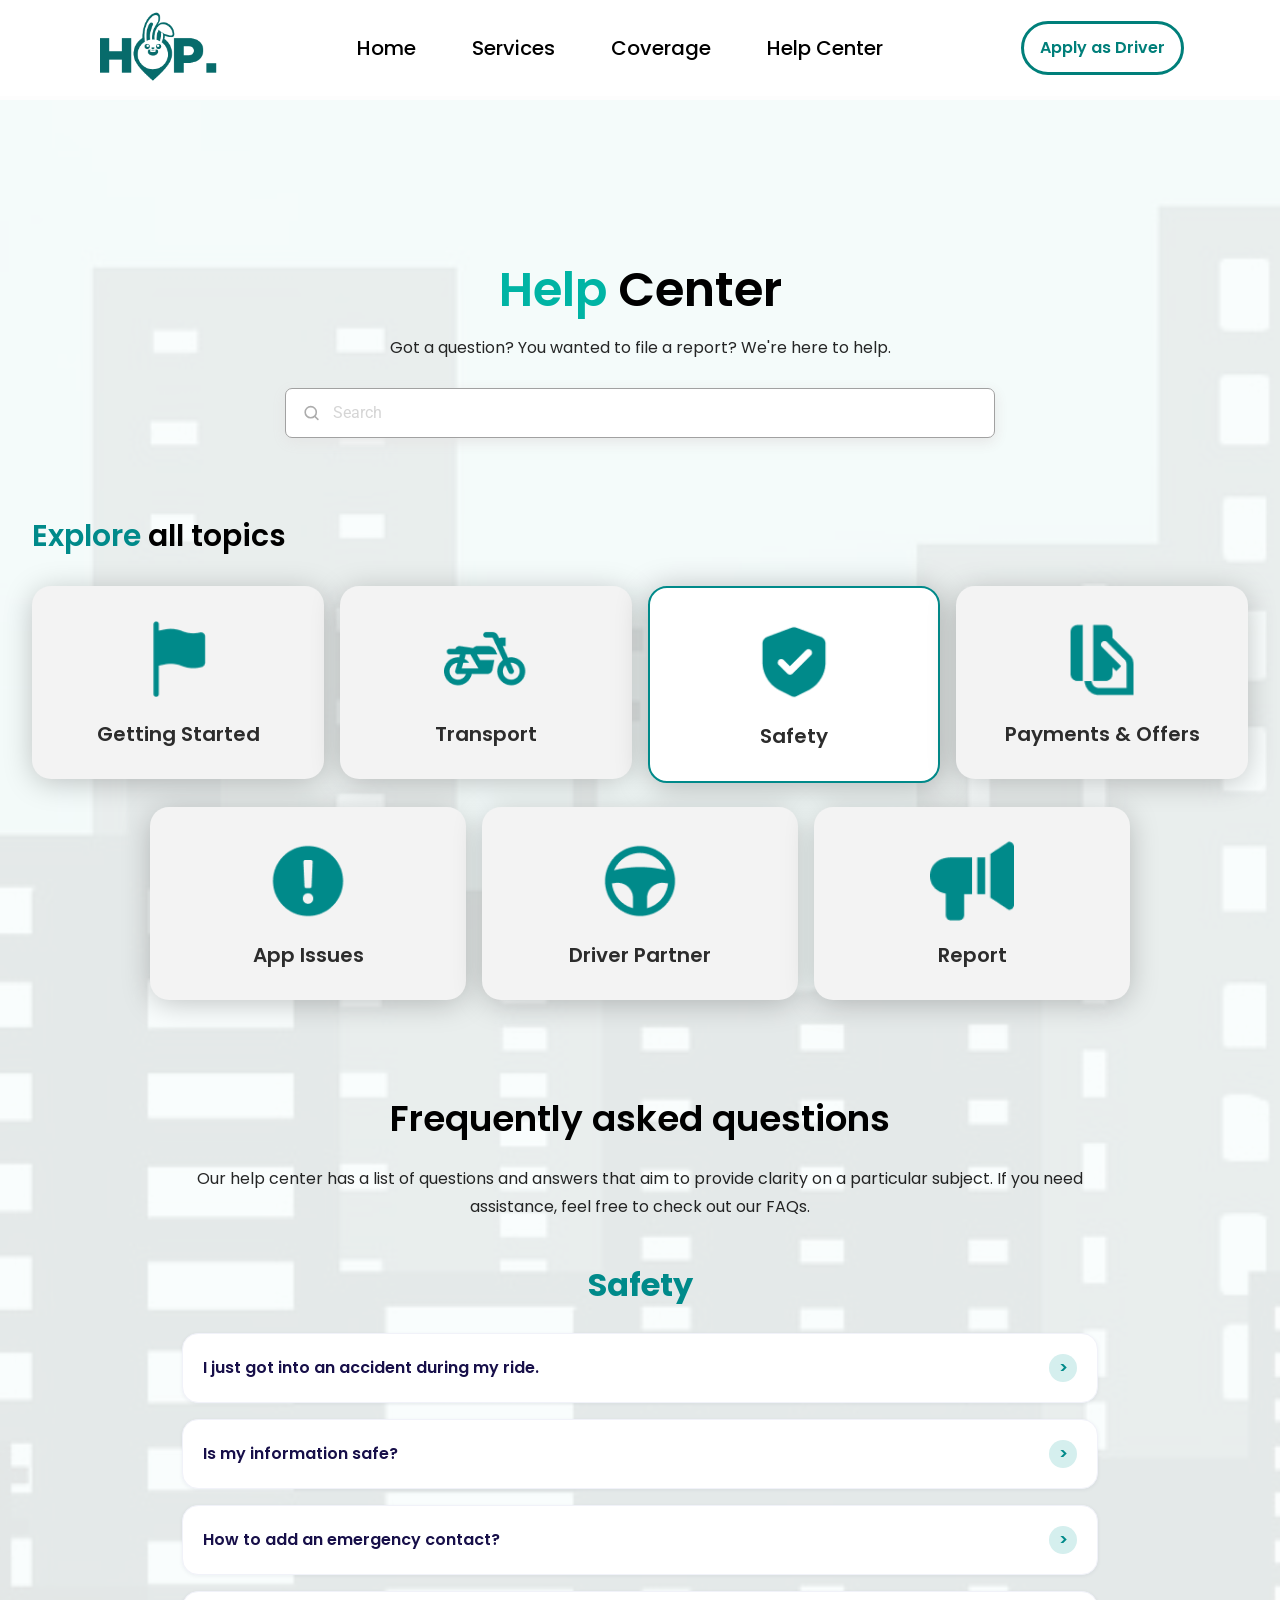
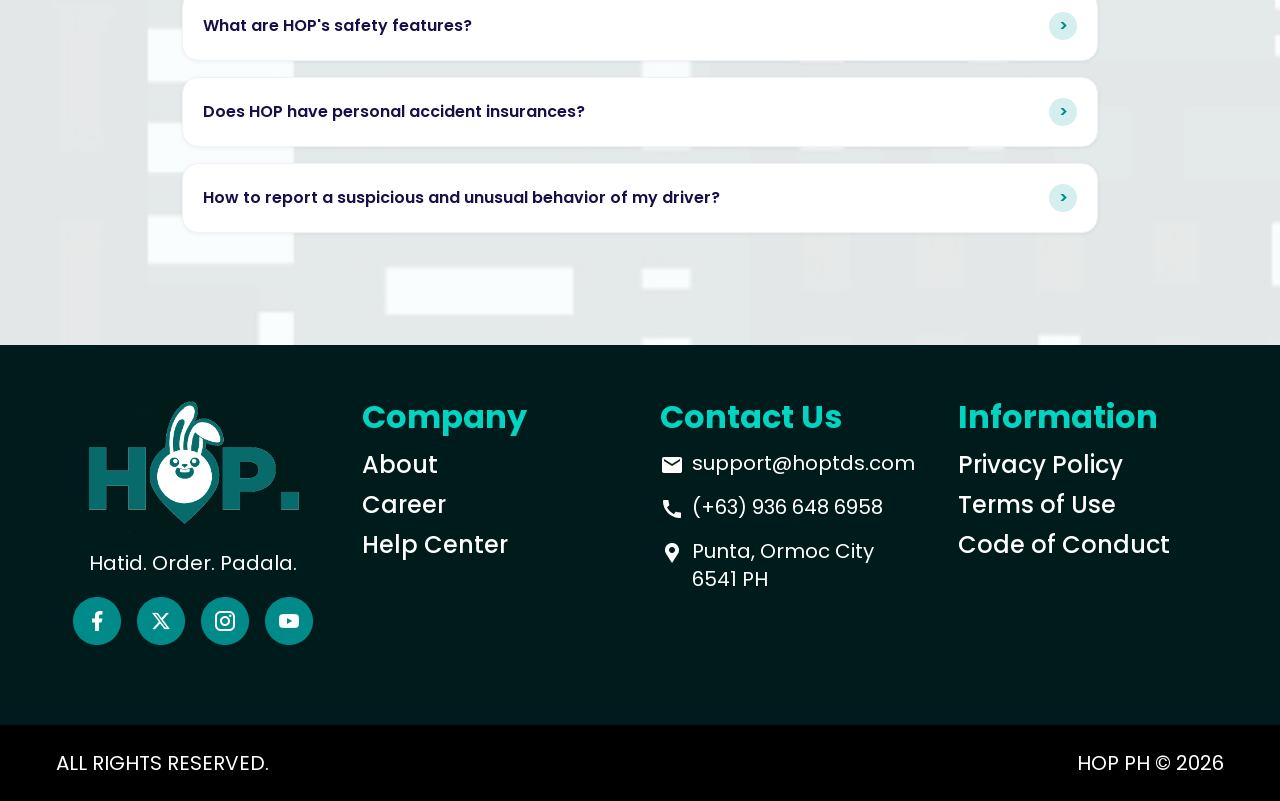
<file: help/safety.html>
<!doctype html>
<html lang="en" class="scroll-smooth">
  <head>
    <meta charset="UTF-8" />
    <meta name="viewport" content="width=device-width, initial-scale=1.0" />
    <title>HOP - Help Center</title>
    <link rel="preconnect" href="https://fonts.googleapis.com" />
    <link rel="preconnect" href="https://fonts.gstatic.com" crossorigin />
    <link href="https://fonts.googleapis.com/css2?family=Poppins:wght@300;400;500;600;700;800&family=Roboto:wght@700&display=swap" rel="stylesheet" />
    <link rel="shortcut icon" href="../assets/favicon.ico" type="image/x-icon" />
    <link rel="stylesheet" href="../output.css" />
  </head>
  <body class="pt-15 sm:pt-20 lg:pt-25 bg-[#fdfdfd] text-black" style="font-family: &quot;Poppins&quot;, sans-serif">
    <div class="relative overflow-hidden">
      <div class="absolute inset-0 -top-170 -z-10 bg-[url('../assets/background_city.jpeg')] bg-cover bg-center opacity-10"></div>

      <header class="fixed bg-white top-0 left-0 z-50 mx-auto w-full px-2 py-2 sm:px-8 lg:px-24 lg:pb-2">
        <div class="flex items-center justify-between">
          <a href="../index.html"><img src="../assets/hop_logo.png" alt="HOP" class="h-12 w-auto lg:h-20" /></a>

          <nav class="hidden items-center gap-14 text-xl font-medium lg:flex">
            <a href="../index.html" class="transition hover:text-[#00b4a4]">Home</a>
            <a href="#services" class="transition hover:text-[#00b4a4]">Services</a>
            <a href="#coverage" class="transition hover:text-[#00b4a4]">Coverage</a>
            <a href="getting_started.html" class="transition hover:text-[#00b4a4]">Help Center</a>
          </nav>

          <button class="hidden cursor-pointer items-center justify-center rounded-full border-[3px] border-[#007f7a] p-4 leading-none font-semibold text-[#007f7a] transition hover:opacity-90 lg:inline-flex" type="button">Apply as Driver</button>

          <button id="open-menu" class="inline-flex size-10 items-center justify-center rounded-md lg:hidden" type="button" aria-label="Open menu">
            <svg class="size-7" viewBox="0 0 24 24" fill="none" xmlns="http://www.w3.org/2000/svg" aria-hidden="true">
              <path d="M4 7H20M4 12H20M4 17H20" stroke="currentColor" stroke-width="2.5" stroke-linecap="round" />
            </svg>
          </button>
        </div>
      </header>

      <main>
        <section class="mx-auto max-w-7xl px-4 pt-5 pb-12 text-center sm:px-8 lg:mt-32 lg:pt-8 lg:pb-20">
          <h1 class="text-4xl leading-tight font-semibold sm:text-5xl">
            <span class="text-[#00b4a4]">Help</span>
            <span> Center</span>
          </h1>
          <p class="mx-auto mt-4 max-w-2xl text-sm text-black/85 sm:text-base">Got a question? You wanted to file a report? We're here to help.</p>

          <label for="search" class="mx-auto mt-7 flex max-w-177.5 items-center rounded-[7px] border border-[#a1a1a1] bg-white px-4 py-3 shadow-[0_4px_14px_0_#e5e5e5]">
            <svg class="size-5 text-[#acacac]" viewBox="0 0 24 24" fill="none" xmlns="http://www.w3.org/2000/svg" aria-hidden="true">
              <path d="M11 18C14.866 18 18 14.866 18 11C18 7.13401 14.866 4 11 4C7.13401 4 4 7.13401 4 11C4 14.866 7.13401 18 11 18Z" stroke="currentColor" stroke-width="2" />
              <path d="M20 20L16.65 16.65" stroke="currentColor" stroke-width="2" stroke-linecap="round" />
            </svg>
            <input id="search" type="text" placeholder="Search" class="ml-3 w-full border-0 bg-transparent font-['Roboto',sans-serif] text-base text-[#acacac] outline-none" />
          </label>
        </section>

        <section class="mx-auto max-w-7xl px-4 pb-16 sm:px-8 lg:pb-24">
          <h2 class="mb-8 text-3xl font-semibold">
            <span class="text-[#008a8a]">Explore</span>
            <span> all topics</span>
          </h2>

          <div class="grid gap-4 sm:grid-cols-2 lg:grid-cols-4">
            <a href="getting_started.html">
              <article class="rounded-[19px] bg-[#f3f3f3] p-8 text-center shadow-[0_4px_29.4px_-2px_rgba(0,0,0,0.25)]">
                <img src="../assets/icons/flag_svgrepo.com.png" alt="Getting Started" class="mx-auto size-21" />
                <h3 class="mt-5 text-[20px] leading-tight font-semibold text-[#2c2c2c]">Getting Started</h3>
              </article>
            </a>

            <a href="transport.html">
              <article class="rounded-[19px] bg-[#f3f3f3] p-8 text-center shadow-[0_4px_29.4px_-2px_rgba(0,0,0,0.25)]">
                <img src="../assets/icons/motorcycle-2_svgrepo.com.png" alt="Transport" class="mx-auto size-21" />
                <h3 class="mt-5 text-[20px] leading-tight font-semibold text-[#2c2c2c]">Transport</h3>
              </article>
            </a>

            <a href="#">
              <article class="rounded-[19px] border-2 border-[#008a8a] bg-white p-8 text-center shadow-[0_4px_29.4px_2px_rgba(0,0,0,0.25)]">
                <img src="../assets/icons/safety-certificate_svgrepo.com.png" alt="Safety" class="mx-auto size-21" />
                <h3 class="mt-5 text-[20px] leading-tight font-semibold text-[#2c2c2c]">Safety</h3>
              </article>
            </a>

            <a href="payments_and_offers.html">
              <article class="rounded-[19px] bg-[#f3f3f3] p-8 text-center shadow-[0_4px_29.4px_-2px_rgba(0,0,0,0.25)]">
                <img src="../assets/icons/payment_svgrepo.com.png" alt="Payments & Offers" class="mx-auto size-21" />
                <h3 class="mt-5 text-[20px] leading-tight font-semibold text-[#2c2c2c]">Payments &amp; Offers</h3>
              </article>
            </a>
          </div>

          <div class="mx-auto mt-6 grid max-w-245 gap-4 sm:grid-cols-2 lg:grid-cols-3">
            <a href="app_issues.html">
              <article class="rounded-[19px] bg-[#f3f3f3] p-8 text-center shadow-[0_4px_29.4px_-2px_rgba(0,0,0,0.25)]">
                <img src="../assets/icons/error_svgrepo.com.png" alt="App Issues" class="mx-auto size-21" />
                <h3 class="mt-5 text-[20px] leading-tight font-semibold text-[#2c2c2c]">App Issues</h3>
              </article>
            </a>

            <a href="driver_partner.html">
              <article class="rounded-[19px] bg-[#f3f3f3] p-8 text-center shadow-[0_4px_29.4px_-2px_rgba(0,0,0,0.25)]">
                <img src="../assets/icons/steering-wheel_svgrepo.com.png" alt="Driver Partner" class="mx-auto size-21" />
                <h3 class="mt-5 text-[20px] leading-tight font-semibold text-[#2c2c2c]">Driver Partner</h3>
              </article>
            </a>

            <a href="report.html">
              <article class="rounded-[19px] bg-[#f3f3f3] p-8 text-center shadow-[0_4px_29.4px_-2px_rgba(0,0,0,0.25)] sm:col-span-2 lg:col-span-1">
                <img src="../assets/icons/megaphone_svgrepo.com.png" alt="Report" class="mx-auto size-21" />
                <h3 class="mt-5 text-[20px] leading-tight font-semibold text-[#2c2c2c]">Report</h3>
              </article>
            </a>
          </div>
        </section>

        <section class="mx-auto max-w-245 px-4 pb-20 text-center sm:px-8 lg:pb-28">
          <h2 class="text-4xl leading-tight font-semibold">Frequently asked questions</h2>
          <p class="mx-auto mt-6 max-w-4xl text-sm leading-7 text-black/85 sm:text-base">Our help center has a list of questions and answers that aim to provide clarity on a particular subject. If you need assistance, feel free to check out our FAQs.</p>

          <h3 class="mt-10 text-[32px] font-bold text-[#008a8a]">Safety</h3>

          <div class="mt-6 space-y-4 text-left">
            <div data-accordion-item class="rounded-2xl border border-[#f1f2f9] bg-white shadow-[0_1px_4px_0_rgba(25,33,61,0.06)]">
              <button data-accordion-trigger type="button" aria-expanded="false" class="flex w-full items-center justify-between gap-4 px-5 py-5 text-sm font-semibold text-[#170f49] sm:text-base">
                <span class="text-start">I just got into an accident during my ride.</span>
                <span data-accordion-icon class="inline-flex size-7 shrink-0 items-center justify-center rounded-full bg-[#d5efee] text-[#008a8a] transition">
                  <span data-accordion-chevron class="inline-block transition-transform duration-200">&gt;</span>
                </span>
              </button>
              <div data-accordion-panel class="h-0 overflow-hidden px-5 opacity-0 transition-[height,opacity] duration-300 ease-in-out">
                <div class="pb-5">
                  <p class="text-sm leading-7 text-black/80">Ensure your safety first and move to a safe area if possible. Contact emergency services, then report the incident through the app’s Help & Support section with complete details.</p>
                </div>
              </div>
            </div>

            <div data-accordion-item class="rounded-2xl border border-[#f1f2f9] bg-white shadow-[0_1px_4px_0_rgba(25,33,61,0.06)]">
              <button data-accordion-trigger type="button" aria-expanded="false" class="flex w-full items-center justify-between gap-4 px-5 py-5 text-sm font-semibold text-[#170f49] sm:text-base">
                <span class="text-start">Is my information safe?</span>
                <span data-accordion-icon class="inline-flex size-7 shrink-0 items-center justify-center rounded-full bg-[#d5efee] text-[#008a8a] transition">
                  <span data-accordion-chevron class="inline-block transition-transform duration-200">&gt;</span>
                </span>
              </button>
              <div data-accordion-panel class="h-0 overflow-hidden px-5 opacity-0 transition-[height,opacity] duration-300 ease-in-out">
                <div class="pb-5">
                  <p class="text-sm leading-7 text-black/80">Yes. Your personal information is protected through secure verification, monitored trips, and strict privacy controls. Never share your OTP or account details with anyone.</p>
                </div>
              </div>
            </div>

            <div data-accordion-item class="rounded-2xl border border-[#f1f2f9] bg-white shadow-[0_1px_4px_0_rgba(25,33,61,0.06)]">
              <button data-accordion-trigger type="button" aria-expanded="false" class="flex w-full items-center justify-between gap-4 px-5 py-5 text-sm font-semibold text-[#170f49] sm:text-base">
                <span class="text-start">How to add an emergency contact?</span>
                <span data-accordion-icon class="inline-flex size-7 shrink-0 items-center justify-center rounded-full bg-[#d5efee] text-[#008a8a] transition">
                  <span data-accordion-chevron class="inline-block transition-transform duration-200">&gt;</span>
                </span>
              </button>
              <div data-accordion-panel class="h-0 overflow-hidden px-5 opacity-0 transition-[height,opacity] duration-300 ease-in-out">
                <div class="pb-5">
                  <p class="text-sm leading-7 text-black/80">Go to <span class="font-bold">Menu → Account & Profile → Emergency Contacts</span> → add the name and phone number → save changes. This contact can receive trip details if needed.</p>
                </div>
              </div>
            </div>

            <div data-accordion-item class="rounded-2xl border border-[#f1f2f9] bg-white shadow-[0_1px_4px_0_rgba(25,33,61,0.06)]">
              <button data-accordion-trigger type="button" aria-expanded="false" class="flex w-full items-center justify-between gap-4 px-5 py-5 text-sm font-semibold text-[#170f49] sm:text-base">
                <span class="text-start">What are HOP's safety features?</span>
                <span data-accordion-icon class="inline-flex size-7 shrink-0 items-center justify-center rounded-full bg-[#d5efee] text-[#008a8a] transition">
                  <span data-accordion-chevron class="inline-block transition-transform duration-200">&gt;</span>
                </span>
              </button>
              <div data-accordion-panel class="h-0 overflow-hidden px-5 opacity-0 transition-[height,opacity] duration-300 ease-in-out">
                <div class="pb-5">
                  <ul class="mt-2 list-disc space-y-2 pl-5 text-sm leading-7 text-black/80 sm:text-base sm:leading-8">
                    <li>Driver identity verification and screening</li>
                    <li>Real-time GPS trip tracking</li>
                    <li>Trip sharing with trusted contacts</li>
                    <li>In-app communication (no need to share personal number)</li>
                    <li>SOS emergency button (when available)</li>
                  </ul>
                </div>
              </div>
            </div>

            <div data-accordion-item class="rounded-2xl border border-[#f1f2f9] bg-white shadow-[0_1px_4px_0_rgba(25,33,61,0.06)]">
              <button data-accordion-trigger type="button" aria-expanded="false" class="flex w-full items-center justify-between gap-4 px-5 py-5 text-sm font-semibold text-[#170f49] sm:text-base">
                <span class="text-start">Does HOP have personal accident insurances?</span>
                <span data-accordion-icon class="inline-flex size-7 shrink-0 items-center justify-center rounded-full bg-[#d5efee] text-[#008a8a] transition">
                  <span data-accordion-chevron class="inline-block transition-transform duration-200">&gt;</span>
                </span>
              </button>
              <div data-accordion-panel class="h-0 overflow-hidden px-5 opacity-0 transition-[height,opacity] duration-300 ease-in-out">
                <div class="pb-5">
                  <p class="text-sm leading-7 text-black/80">Coverage depends on current service policies and partnerships. You may check the app announcements or contact support to confirm available protection for your trip.</p>
                </div>
              </div>
            </div>

            <div data-accordion-item class="rounded-2xl border border-[#f1f2f9] bg-white shadow-[0_1px_4px_0_rgba(25,33,61,0.06)]">
              <button data-accordion-trigger type="button" aria-expanded="false" class="flex w-full items-center justify-between gap-4 px-5 py-5 text-sm font-semibold text-[#170f49] sm:text-base">
                <span class="text-start">How to report a suspicious and unusual behavior of my driver?</span>
                <span data-accordion-icon class="inline-flex size-7 shrink-0 items-center justify-center rounded-full bg-[#d5efee] text-[#008a8a] transition">
                  <span data-accordion-chevron class="inline-block transition-transform duration-200">&gt;</span>
                </span>
              </button>
              <div data-accordion-panel class="h-0 overflow-hidden px-5 opacity-0 transition-[height,opacity] duration-300 ease-in-out">
                <div class="pb-5">
                  <p class="text-sm leading-7 text-black/80">Open <span class="font-bold">Help Center → Report a Driver Concern</span> → select the trip → describe the incident clearly → submit. The support team will investigate immediately.</p>
                </div>
              </div>
            </div>
          </div>
        </section>
      </main>

      <footer id="help" class="mx-auto mt-0 w-full bg-[#001b1b]">
        <div class="px-8 pt-10 pb-16 lg:px-16 lg:pt-12 lg:pb-20">
          <div class="grid w-full gap-10 sm:grid-cols-2 lg:grid-cols-4">
            <div class="flex flex-col items-center">
              <img src="../assets/hop_logo.png" alt="HOP" class="h-20 w-auto object-contain lg:h-36" />
              <p class="mt-3 text-[13px] text-white lg:text-xl">Hatid. Order. Padala.</p>
              <div class="mt-5 flex items-center gap-4">
                <a href="#"><img src="../assets/facebook.png" alt="Facebook" class="size-11 lg:size-12" /></a>
                <a href="#"><img src="../assets/x.png" alt="X" class="size-11 lg:size-12" /></a>
                <a href="#"><img src="../assets/instagram.png" alt="Instagram" class="size-11 lg:size-12" /></a>
                <a href="#"><img src="../assets/youtube.png" alt="YouTube" class="size-11 lg:size-12" /></a>
              </div>
            </div>

            <div>
              <h4 class="text-[32px] font-bold text-[#03d4c2]">Company</h4>
              <ul class="mt-2 space-y-2 text-2xl font-medium text-white">
                <li>
                  <a href="#" class="transition hover:text-[#00b4a4]">About</a>
                </li>
                <li>
                  <a href="#" class="transition hover:text-[#00b4a4]">Career</a>
                </li>
                <li>
                  <a href="#" class="transition hover:text-[#00b4a4]">Help Center</a>
                </li>
              </ul>
            </div>

            <div>
              <h4 class="text-[32px] font-bold text-[#03d4c2]">Contact Us</h4>
              <ul class="mt-2 space-y-4 text-xl text-white">
                <li class="flex items-start gap-2">
                  <img src="../assets/ic_baseline-email.png" alt="Email" class="mt-1 size-6" />
                  <span>support@hoptds.com</span>
                </li>
                <li class="flex items-start gap-2">
                  <img src="../assets/ic_baseline-call.png" alt="Phone" class="mt-1 size-6" />
                  <span>(+63) 936 648 6958</span>
                </li>
                <li class="flex items-start gap-2">
                  <img src="../assets/gridicons_location.png" alt="Location" class="mt-1 size-6" />
                  <span>Punta, Ormoc City 6541 PH</span>
                </li>
              </ul>
            </div>

            <div>
              <h4 class="text-[32px] font-bold text-[#03d4c2]">Information</h4>
              <ul class="mt-2 space-y-2 text-2xl font-medium text-white">
                <li>
                  <a href="../privacy_policy.html" class="transition hover:text-[#00b4a4]">Privacy Policy</a>
                </li>
                <li>
                  <a href="../terms_and_agreements.html" class="transition hover:text-[#00b4a4]">Terms of Use</a>
                </li>
                <li>
                  <a href="../code_of_conduct.html" class="transition hover:text-[#00b4a4]">Code of Conduct</a>
                </li>
              </ul>
            </div>
          </div>
        </div>

        <div class="flex flex-col items-center justify-between gap-2 bg-black px-6 py-6 text-center text-sm text-white lg:flex-row lg:px-14 lg:text-xl">
          <p>ALL RIGHTS RESERVED.</p>
          <p>HOP PH © 2026</p>
        </div>
      </footer>
    </div>

    <div id="offcanvas" class="pointer-events-none fixed inset-0 z-50 opacity-0 transition duration-300 lg:hidden" aria-hidden="true">
      <div id="offcanvas-backdrop" class="absolute inset-0 bg-black/25"></div>
      <div class="absolute inset-0 bg-[rgba(33,33,33,0.97)] p-8">
        <button id="close-menu" class="absolute top-6 right-6 inline-flex size-10 items-center justify-center rounded-md text-white" type="button" aria-label="Close menu">
          <svg class="size-7" viewBox="0 0 24 24" fill="none" xmlns="http://www.w3.org/2000/svg" aria-hidden="true">
            <path d="M6 6L18 18M18 6L6 18" stroke="currentColor" stroke-width="2.5" stroke-linecap="round" />
          </svg>
        </button>

        <nav class="mt-10 space-y-8 text-[50px] leading-none text-white">
          <a href="../index.html" class="block text-[34px]">Home</a>
          <a href="index.html#services" class="block text-[34px]">Services</a>
          <a href="index.html#coverage" class="block text-[34px]">Coverage</a>
          <a href="getting_started.html" class="block text-[34px]">Help Center</a>
        </nav>

        <button class="absolute right-8 bottom-8 left-8 cursor-pointer rounded-[44px] border-[3px] border-[#007f7a] px-8 py-4 text-[16px] leading-none font-semibold text-white" type="button">Apply as Driver</button>
      </div>
    </div>

    <script src="../assets/js/help.js"></script>
  </body>
</html>
</file>
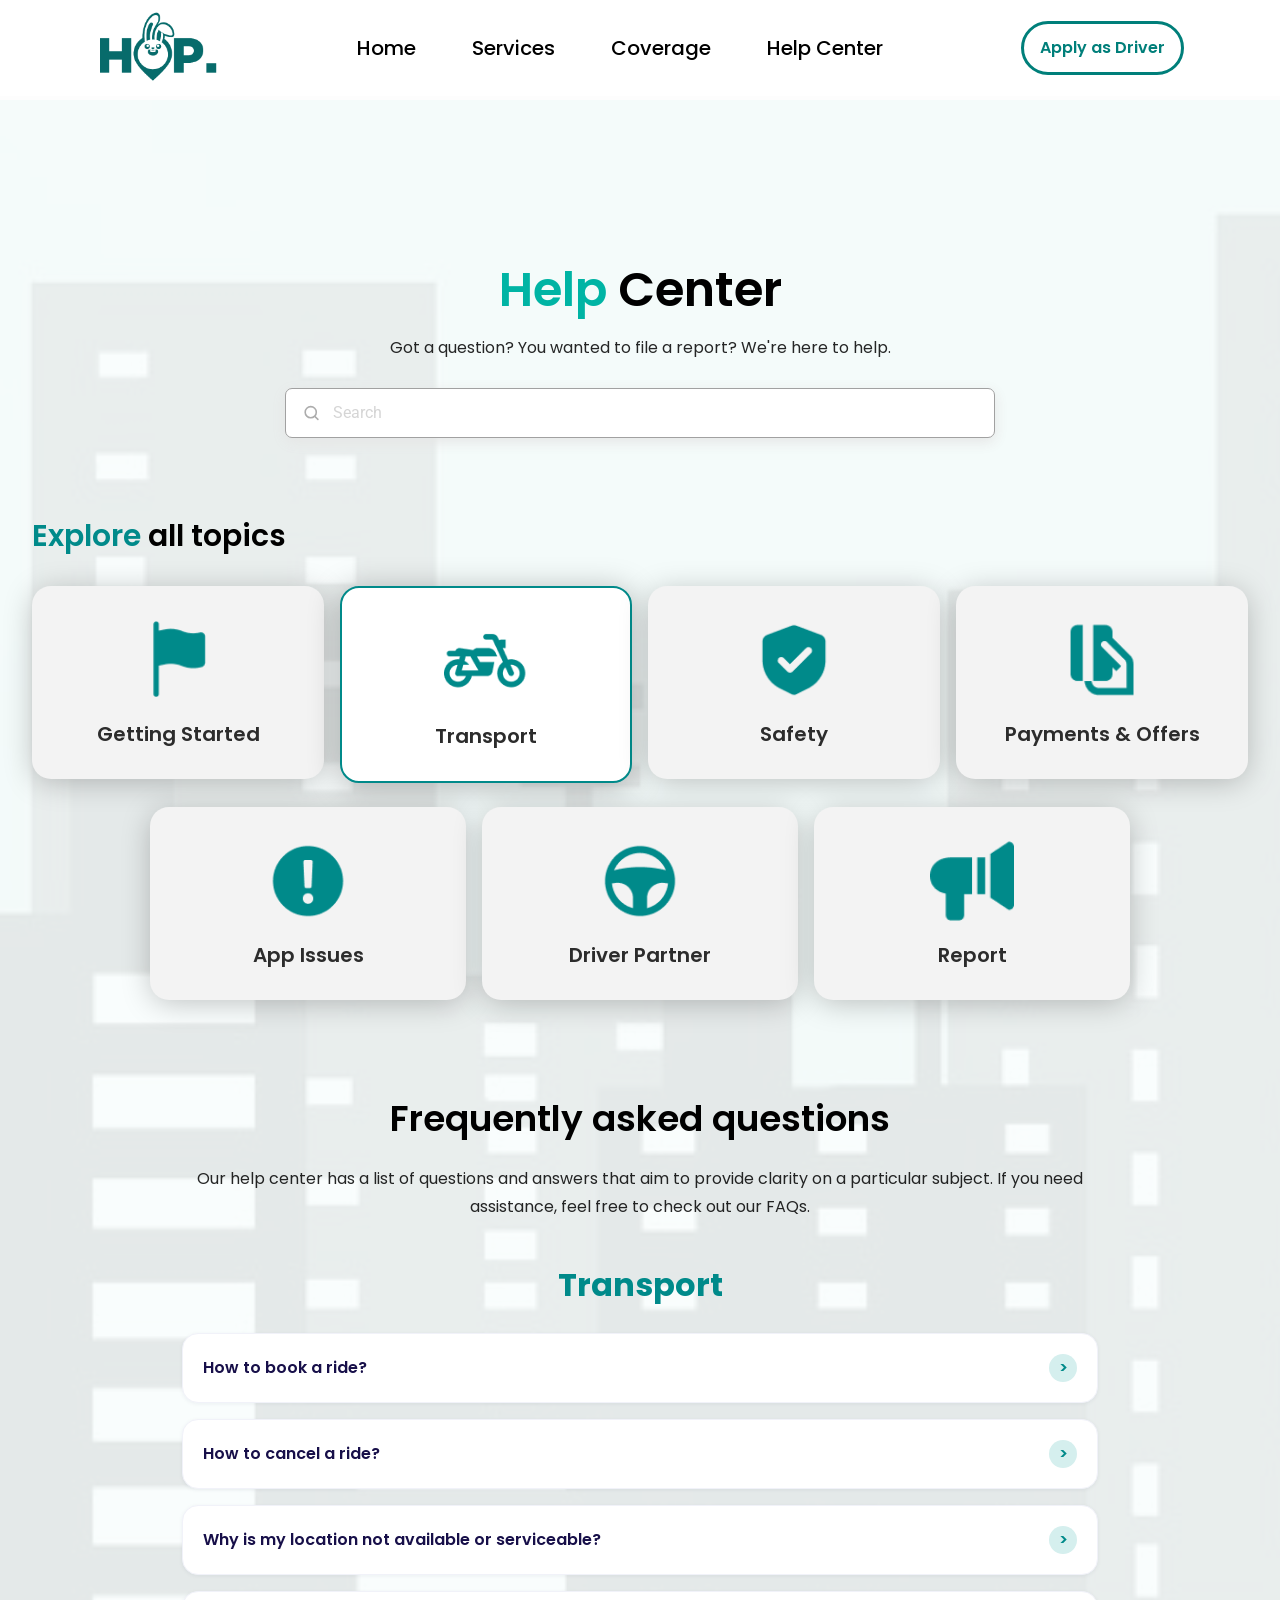
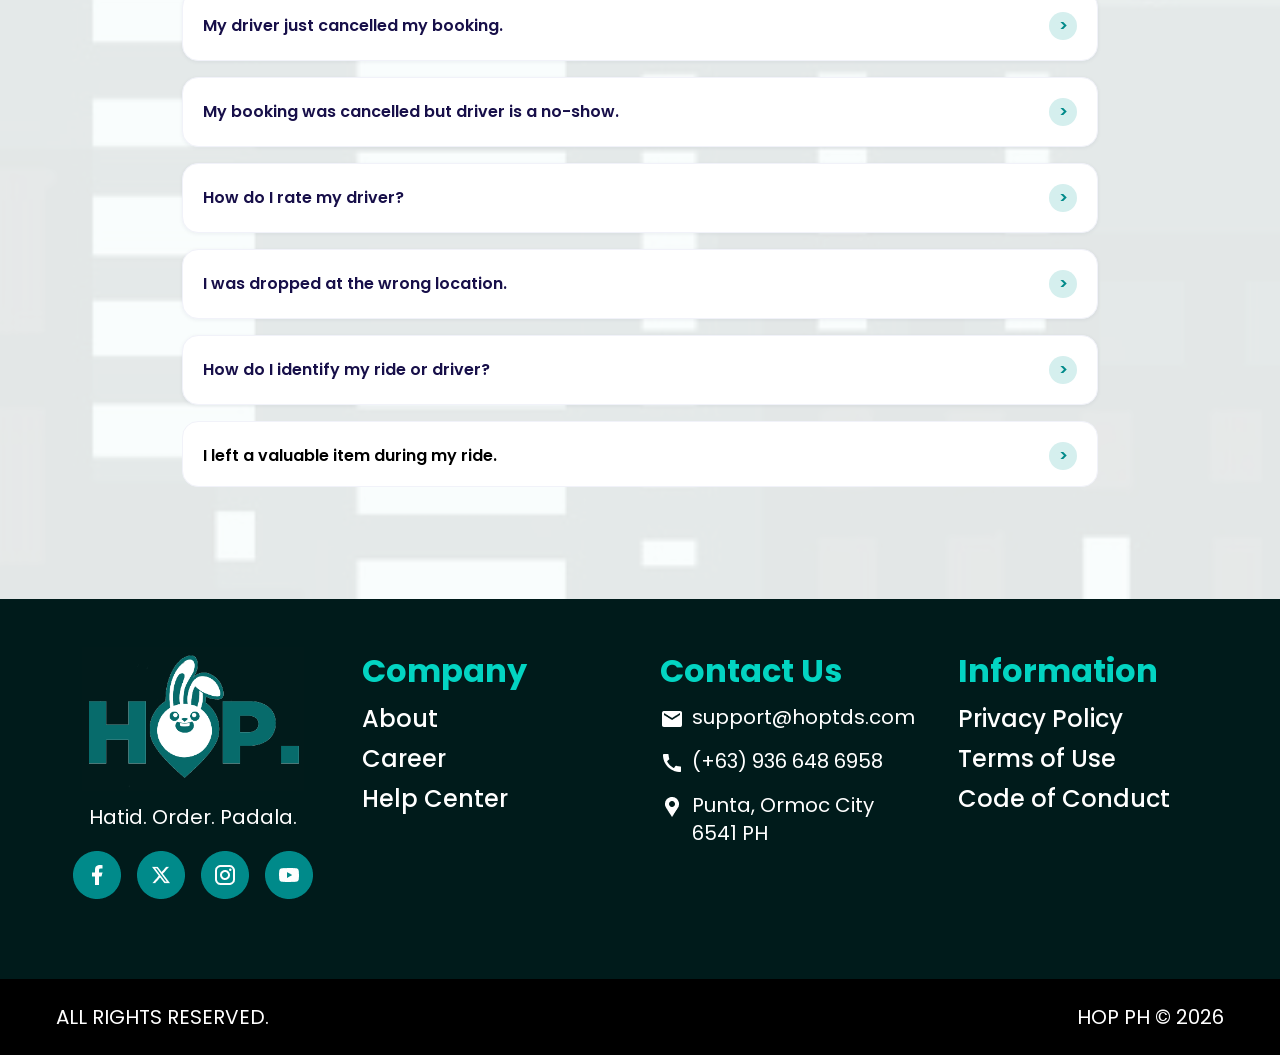
<file: help/transport.html>
<!doctype html>
<html lang="en" class="scroll-smooth">
  <head>
    <meta charset="UTF-8" />
    <meta name="viewport" content="width=device-width, initial-scale=1.0" />
    <title>HOP - Help Center</title>
    <link rel="preconnect" href="https://fonts.googleapis.com" />
    <link rel="preconnect" href="https://fonts.gstatic.com" crossorigin />
    <link href="https://fonts.googleapis.com/css2?family=Poppins:wght@300;400;500;600;700;800&family=Roboto:wght@700&display=swap" rel="stylesheet" />
    <link rel="shortcut icon" href="../assets/favicon.ico" type="image/x-icon" />
    <link rel="stylesheet" href="../output.css" />
  </head>
  <body class="pt-15 sm:pt-20 lg:pt-25 bg-[#fdfdfd] text-black" style="font-family: &quot;Poppins&quot;, sans-serif">
    <div class="relative overflow-hidden">
      <div class="absolute inset-0 -top-190 -z-10 bg-[url('../assets/background_city.jpeg')] bg-cover bg-center opacity-10"></div>

      <header class="fixed bg-white top-0 left-0 z-50 mx-auto w-full px-2 py-2 sm:px-8 lg:px-24 lg:pb-2">
        <div class="flex items-center justify-between">
          <a href="../index.html"><img src="../assets/hop_logo.png" alt="HOP" class="h-12 w-auto lg:h-20" /></a>

          <nav class="hidden items-center gap-14 text-xl font-medium lg:flex">
            <a href="../index.html" class="transition hover:text-[#00b4a4]">Home</a>
            <a href="#services" class="transition hover:text-[#00b4a4]">Services</a>
            <a href="#coverage" class="transition hover:text-[#00b4a4]">Coverage</a>
            <a href="getting_started.html" class="transition hover:text-[#00b4a4]">Help Center</a>
          </nav>

          <button class="hidden cursor-pointer items-center justify-center rounded-full border-[3px] border-[#007f7a] p-4 leading-none font-semibold text-[#007f7a] transition hover:opacity-90 lg:inline-flex" type="button">Apply as Driver</button>

          <button id="open-menu" class="inline-flex size-10 items-center justify-center rounded-md lg:hidden" type="button" aria-label="Open menu">
            <svg class="size-7" viewBox="0 0 24 24" fill="none" xmlns="http://www.w3.org/2000/svg" aria-hidden="true">
              <path d="M4 7H20M4 12H20M4 17H20" stroke="currentColor" stroke-width="2.5" stroke-linecap="round" />
            </svg>
          </button>
        </div>
      </header>

      <main>
        <section class="mx-auto max-w-7xl px-4 pt-5 pb-12 text-center sm:px-8 lg:mt-32 lg:pt-8 lg:pb-20">
          <h1 class="text-4xl leading-tight font-semibold sm:text-5xl">
            <span class="text-[#00b4a4]">Help</span>
            <span> Center</span>
          </h1>
          <p class="mx-auto mt-4 max-w-2xl text-sm text-black/85 sm:text-base">Got a question? You wanted to file a report? We're here to help.</p>

          <label for="search" class="mx-auto mt-7 flex max-w-177.5 items-center rounded-[7px] border border-[#a1a1a1] bg-white px-4 py-3 shadow-[0_4px_14px_0_#e5e5e5]">
            <svg class="size-5 text-[#acacac]" viewBox="0 0 24 24" fill="none" xmlns="http://www.w3.org/2000/svg" aria-hidden="true">
              <path d="M11 18C14.866 18 18 14.866 18 11C18 7.13401 14.866 4 11 4C7.13401 4 4 7.13401 4 11C4 14.866 7.13401 18 11 18Z" stroke="currentColor" stroke-width="2" />
              <path d="M20 20L16.65 16.65" stroke="currentColor" stroke-width="2" stroke-linecap="round" />
            </svg>
            <input id="search" type="text" placeholder="Search" class="ml-3 w-full border-0 bg-transparent font-['Roboto',sans-serif] text-base text-[#acacac] outline-none" />
          </label>
        </section>

        <section class="mx-auto max-w-7xl px-4 pb-16 sm:px-8 lg:pb-24">
          <h2 class="mb-8 text-3xl font-semibold">
            <span class="text-[#008a8a]">Explore</span>
            <span> all topics</span>
          </h2>

          <div class="grid gap-4 sm:grid-cols-2 lg:grid-cols-4">
            <a href="getting_started.html">
              <article class="rounded-[19px] bg-[#f3f3f3] p-8 text-center shadow-[0_4px_29.4px_-2px_rgba(0,0,0,0.25)]">
                <img src="../assets/icons/flag_svgrepo.com.png" alt="Getting Started" class="mx-auto size-21" />
                <h3 class="mt-5 text-[20px] leading-tight font-semibold text-[#2c2c2c]">Getting Started</h3>
              </article>
            </a>

            <a href="#">
              <article class="rounded-[19px] border-2 border-[#008a8a] bg-white p-8 text-center shadow-[0_4px_29.4px_2px_rgba(0,0,0,0.25)]">
                <img src="../assets/icons/motorcycle-2_svgrepo.com.png" alt="Transport" class="mx-auto size-21" />
                <h3 class="mt-5 text-[20px] leading-tight font-semibold text-[#2c2c2c]">Transport</h3>
              </article>
            </a>

            <a href="safety.html">
              <article class="rounded-[19px] bg-[#f3f3f3] p-8 text-center shadow-[0_4px_29.4px_-2px_rgba(0,0,0,0.25)]">
                <img src="../assets/icons/safety-certificate_svgrepo.com.png" alt="Safety" class="mx-auto size-21" />
                <h3 class="mt-5 text-[20px] leading-tight font-semibold text-[#2c2c2c]">Safety</h3>
              </article>
            </a>

            <a href="payments_and_offers.html">
              <article class="rounded-[19px] bg-[#f3f3f3] p-8 text-center shadow-[0_4px_29.4px_-2px_rgba(0,0,0,0.25)]">
                <img src="../assets/icons/payment_svgrepo.com.png" alt="Payments & Offers" class="mx-auto size-21" />
                <h3 class="mt-5 text-[20px] leading-tight font-semibold text-[#2c2c2c]">Payments &amp; Offers</h3>
              </article>
            </a>
          </div>

          <div class="mx-auto mt-6 grid max-w-245 gap-4 sm:grid-cols-2 lg:grid-cols-3">
            <a href="app_issues.html">
              <article class="rounded-[19px] bg-[#f3f3f3] p-8 text-center shadow-[0_4px_29.4px_-2px_rgba(0,0,0,0.25)]">
                <img src="../assets/icons/error_svgrepo.com.png" alt="App Issues" class="mx-auto size-21" />
                <h3 class="mt-5 text-[20px] leading-tight font-semibold text-[#2c2c2c]">App Issues</h3>
              </article>
            </a>

            <a href="driver_partner.html">
              <article class="rounded-[19px] bg-[#f3f3f3] p-8 text-center shadow-[0_4px_29.4px_-2px_rgba(0,0,0,0.25)]">
                <img src="../assets/icons/steering-wheel_svgrepo.com.png" alt="Driver Partner" class="mx-auto size-21" />
                <h3 class="mt-5 text-[20px] leading-tight font-semibold text-[#2c2c2c]">Driver Partner</h3>
              </article>
            </a>

            <a href="report.html">
              <article class="rounded-[19px] bg-[#f3f3f3] p-8 text-center shadow-[0_4px_29.4px_-2px_rgba(0,0,0,0.25)] sm:col-span-2 lg:col-span-1">
                <img src="../assets/icons/megaphone_svgrepo.com.png" alt="Report" class="mx-auto size-21" />
                <h3 class="mt-5 text-[20px] leading-tight font-semibold text-[#2c2c2c]">Report</h3>
              </article>
            </a>
          </div>
        </section>

        <section class="mx-auto max-w-245 px-4 pb-20 text-center sm:px-8 lg:pb-28">
          <h2 class="text-4xl leading-tight font-semibold">Frequently asked questions</h2>
          <p class="mx-auto mt-6 max-w-4xl text-sm leading-7 text-black/85 sm:text-base">Our help center has a list of questions and answers that aim to provide clarity on a particular subject. If you need assistance, feel free to check out our FAQs.</p>

          <h3 class="mt-10 text-[32px] font-bold text-[#008a8a]">Transport</h3>

          <div class="mt-6 space-y-4 text-left">
            <div data-accordion-item class="rounded-2xl border border-[#f1f2f9] bg-white shadow-[0_1px_4px_0_rgba(25,33,61,0.06)]">
              <button data-accordion-trigger type="button" aria-expanded="false" class="flex w-full items-center justify-between gap-4 px-5 py-5 text-sm font-semibold text-[#170f49] sm:text-base">
                <span class="text-start">How to book a ride?</span>
                <span data-accordion-icon class="inline-flex size-7 shrink-0 items-center justify-center rounded-full bg-[#d5efee] text-[#008a8a] transition">
                  <span data-accordion-chevron class="inline-block transition-transform duration-200">&gt;</span>
                </span>
              </button>
              <div data-accordion-panel class="h-0 overflow-hidden px-5 opacity-0 transition-[height,opacity] duration-300 ease-in-out">
                <div class="pb-5">
                  <p class="text-sm leading-7 text-black/80">Open the app → choose ride type → set pickup and destination → review fare → tap <span class="font-bold">Confirm Booking</span> → wait for a driver to accept.</p>
                </div>
              </div>
            </div>

            <div data-accordion-item class="rounded-2xl border border-[#f1f2f9] bg-white shadow-[0_1px_4px_0_rgba(25,33,61,0.06)]">
              <button data-accordion-trigger type="button" aria-expanded="false" class="flex w-full items-center justify-between gap-4 px-5 py-5 text-sm font-semibold text-[#170f49] sm:text-base">
                <span class="text-start">How to cancel a ride?</span>
                <span data-accordion-icon class="inline-flex size-7 shrink-0 items-center justify-center rounded-full bg-[#d5efee] text-[#008a8a] transition">
                  <span data-accordion-chevron class="inline-block transition-transform duration-200">&gt;</span>
                </span>
              </button>
              <div data-accordion-panel class="h-0 overflow-hidden px-5 opacity-0 transition-[height,opacity] duration-300 ease-in-out">
                <div class="pb-5">
                  <p class="text-sm leading-7 text-black/80">Tap <span class="font-bold">Cancel Ride</span> on the booking screen → select a reason → confirm cancellation. Fees may apply if the driver is already on the way.</p>
                </div>
              </div>
            </div>

            <div data-accordion-item class="rounded-2xl border border-[#f1f2f9] bg-white shadow-[0_1px_4px_0_rgba(25,33,61,0.06)]">
              <button data-accordion-trigger type="button" aria-expanded="false" class="flex w-full items-center justify-between gap-4 px-5 py-5 text-sm font-semibold text-[#170f49] sm:text-base">
                <span class="text-start">Why is my location not available or serviceable?</span>
                <span data-accordion-icon class="inline-flex size-7 shrink-0 items-center justify-center rounded-full bg-[#d5efee] text-[#008a8a] transition">
                  <span data-accordion-chevron class="inline-block transition-transform duration-200">&gt;</span>
                </span>
              </button>
              <div data-accordion-panel class="h-0 overflow-hidden px-5 opacity-0 transition-[height,opacity] duration-300 ease-in-out">
                <div class="pb-5">
                  <p class="text-sm leading-7 text-black/80">Service may not yet cover your area, or GPS is weak. Try moving to a nearby main road or check that location services are turned on.</p>
                </div>
              </div>
            </div>

            <div data-accordion-item class="rounded-2xl border border-[#f1f2f9] bg-white shadow-[0_1px_4px_0_rgba(25,33,61,0.06)]">
              <button data-accordion-trigger type="button" aria-expanded="false" class="flex w-full items-center justify-between gap-4 px-5 py-5 text-sm font-semibold text-[#170f49] sm:text-base">
                <span class="text-start">My driver just cancelled my booking.</span>
                <span data-accordion-icon class="inline-flex size-7 shrink-0 items-center justify-center rounded-full bg-[#d5efee] text-[#008a8a] transition">
                  <span data-accordion-chevron class="inline-block transition-transform duration-200">&gt;</span>
                </span>
              </button>
              <div data-accordion-panel class="h-0 overflow-hidden px-5 opacity-0 transition-[height,opacity] duration-300 ease-in-out">
                <div class="pb-5">
                  <p class="text-sm leading-7 text-black/80">Drivers may cancel due to emergencies, traffic, or vehicle issues. You can simply book another ride right away.</p>
                </div>
              </div>
            </div>

            <div data-accordion-item class="rounded-2xl border border-[#f1f2f9] bg-white shadow-[0_1px_4px_0_rgba(25,33,61,0.06)]">
              <button data-accordion-trigger type="button" aria-expanded="false" class="flex w-full items-center justify-between gap-4 px-5 py-5 text-sm font-semibold text-[#170f49] sm:text-base">
                <span class="text-start">My booking was cancelled but driver is a no-show.</span>
                <span data-accordion-icon class="inline-flex size-7 shrink-0 items-center justify-center rounded-full bg-[#d5efee] text-[#008a8a] transition">
                  <span data-accordion-chevron class="inline-block transition-transform duration-200">&gt;</span>
                </span>
              </button>
              <div data-accordion-panel class="h-0 overflow-hidden px-5 opacity-0 transition-[height,opacity] duration-300 ease-in-out">
                <div class="pb-5">
                  <p class="text-sm leading-7 text-black/80">Try calling or messaging the driver in-app. If there is no response, cancel the ride and report the issue through Help Center.</p>
                </div>
              </div>
            </div>

            <div data-accordion-item class="rounded-2xl border border-[#f1f2f9] bg-white shadow-[0_1px_4px_0_rgba(25,33,61,0.06)]">
              <button data-accordion-trigger type="button" aria-expanded="false" class="flex w-full items-center justify-between gap-4 px-5 py-5 text-sm font-semibold text-[#170f49] sm:text-base">
                <span class="text-start">How do I rate my driver?</span>
                <span data-accordion-icon class="inline-flex size-7 shrink-0 items-center justify-center rounded-full bg-[#d5efee] text-[#008a8a] transition">
                  <span data-accordion-chevron class="inline-block transition-transform duration-200">&gt;</span>
                </span>
              </button>
              <div data-accordion-panel class="h-0 overflow-hidden px-5 opacity-0 transition-[height,opacity] duration-300 ease-in-out">
                <div class="pb-5">
                  <p class="text-sm leading-7 text-black/80">After the trip ends, a rating screen will appear automatically. Select the number of stars and leave feedback if needed.</p>
                </div>
              </div>
            </div>

            <div data-accordion-item class="rounded-2xl border border-[#f1f2f9] bg-white shadow-[0_1px_4px_0_rgba(25,33,61,0.06)]">
              <button data-accordion-trigger type="button" aria-expanded="false" class="flex w-full items-center justify-between gap-4 px-5 py-5 text-sm font-semibold text-[#170f49] sm:text-base">
                <span class="text-start">I was dropped at the wrong location.</span>
                <span data-accordion-icon class="inline-flex size-7 shrink-0 items-center justify-center rounded-full bg-[#d5efee] text-[#008a8a] transition">
                  <span data-accordion-chevron class="inline-block transition-transform duration-200">&gt;</span>
                </span>
              </button>
              <div data-accordion-panel class="h-0 overflow-hidden px-5 opacity-0 transition-[height,opacity] duration-300 ease-in-out">
                <div class="pb-5">
                  <p class="text-sm leading-7 text-black/80">Check the destination entered before booking. If the drop-off was incorrect due to the trip, report it under <span class="font-bold">Trip History → Report an Issue</span>.</p>
                </div>
              </div>
            </div>

            <div data-accordion-item class="rounded-2xl border border-[#f1f2f9] bg-white shadow-[0_1px_4px_0_rgba(25,33,61,0.06)]">
              <button data-accordion-trigger type="button" aria-expanded="false" class="flex w-full items-center justify-between gap-4 px-5 py-5 text-sm font-semibold text-[#170f49] sm:text-base">
                <span class="text-start">How do I identify my ride or driver?</span>
                <span data-accordion-icon class="inline-flex size-7 shrink-0 items-center justify-center rounded-full bg-[#d5efee] text-[#008a8a] transition">
                  <span data-accordion-chevron class="inline-block transition-transform duration-200">&gt;</span>
                </span>
              </button>
              <div data-accordion-panel class="h-0 overflow-hidden px-5 opacity-0 transition-[height,opacity] duration-300 ease-in-out">
                <div class="pb-5">
                  <p class="text-sm leading-7 text-black/80">Match the driver’s name, photo, vehicle model, color, and plate number shown in the app before getting in.</p>
                </div>
              </div>
            </div>

            <div data-accordion-item class="rounded-2xl border border-[#f1f2f9] bg-white shadow-[0_1px_4px_0_rgba(25,33,61,0.34)]">
              <button data-accordion-trigger type="button" aria-expanded="false" class="flex w-full items-center justify-between gap-4 px-5 pt-5 pb-4 text-sm font-semibold text-black sm:text-base">
                <span class="text-start">I left a valuable item during my ride.</span>
                <span data-accordion-icon class="inline-flex size-7 shrink-0 items-center justify-center rounded-full text-white transition">
                  <span data-accordion-chevron class="inline-block rotate-90 transition-transform duration-200">&gt;</span>
                </span>
              </button>
              <div data-accordion-panel class="h-0 overflow-hidden px-5 opacity-0 transition-[height,opacity] duration-300 ease-in-out">
                <div class="pb-6">
                  <div class="space-y-4 text-sm leading-7 text-black sm:text-[18px] sm:leading-7.75">
                    <p>We are sorry to hear that you've misplaced an item during your recent trip. We are here to help you recover it.</p>
                    <p>
                      Please fill out the form below with your booking details so we can contact the driver on your behalf. In the
                      <span class="font-bold">'Description'</span>
                      field, please provide:
                    </p>
                    <ul class="list-disc space-y-1 pl-6">
                      <li><span class="font-bold">Item Details:</span> A specific description (e.g., color, brand, model, or contents).</li>
                      <li><span class="font-bold">Location:</span> Where the item was last seen (e.g., "front seat," "backseat pocket," or "trunk").</li>
                    </ul>
                    <p>Once the driver confirms the item is found, we will notify you immediately with instructions on how to claim it. Please keep in mind that our drivers follow busy schedules, but we will coordinate with them as quickly as possible to facilitate a return.</p>
                    <p><span class="font-bold">How to find your driver's name:</span> You can view your driver's details by going to the History section of your app and selecting your most recent booking.</p>
                    <p><span class="font-bold">Claiming Lost Property:</span> If your item has been surrendered to our office by a driver, we will notify you immediately via email or phone. We will provide you with a reference number and the necessary details (location and hours) on how to safely claim your property.</p>
                  </div>

                  <div class="mt-6 rounded-[17px] px-6 py-6 sm:px-12" style="background-color: #cfeeee">
                    <p class="text-sm leading-7 font-bold text-black sm:text-[18px] sm:leading-7.75">Claiming Process for Walk-ins</p>
                    <p class="mt-1 text-sm leading-7 text-black sm:text-[18px] sm:leading-7.75">To ensure your lost item is returned to the correct owner, please follow these steps when visiting our office:</p>
                    <ul class="mt-3 list-disc space-y-1 pl-6 text-sm leading-7 text-black sm:text-[18px] sm:leading-7.75">
                      <li><span class="font-bold">Proof of Ownership:</span> Provide your Booking ID and a detailed description of the item and its contents.</li>
                      <li><span class="font-bold">Identification:</span> Present a valid government-issued ID to the Security Office for verification.</li>
                      <li><span class="font-bold">Acknowledgment:</span> Once the item is verified, you will be required to sign and date the Lost and Found Property Form to confirm receipt.</li>
                    </ul>
                  </div>

                  <p class="mt-6 text-sm leading-7 text-black sm:text-[18px] sm:leading-7.75"><span class="font-bold">Important note:</span> While we will do our best to search, unfortunately, we cannot guarantee that an item can be found or delivered immediately. Neither our driver-partner nor Move It is responsible for any loss or damage to any of the items left in the car after a trip ends. Please note that all food and perishable items will be disposed of after 24 hours.</p>

                  <form class="mt-6" action="#" method="post">
                    <div class="grid gap-3 sm:grid-cols-2 sm:gap-5">
                      <label class="relative block rounded-[18px] bg-[#f6f6f6] px-7 pt-5 pb-2 transition-all duration-200 focus-within:ring-2 focus-within:ring-[#14b8a6]">
                        <input type="text" name="first_name" value="Marvin" placeholder=" " class="peer mt-2 w-full border-none bg-transparent text-[15px] font-medium text-black outline-none" />
                        <span class="pointer-events-none absolute top-1/2 left-7 my-0 -translate-y-1/2 text-[15px] text-gray-400 transition-all duration-200 peer-not-placeholder-shown:top-2 peer-not-placeholder-shown:my-2 peer-not-placeholder-shown:text-[11px] peer-not-placeholder-shown:text-[#14b8a6] peer-focus:top-2 peer-focus:my-2 peer-focus:text-[11px] peer-focus:text-[#14b8a6]"> First name </span>
                      </label>

                      <label class="relative block rounded-[18px] bg-[#f6f6f6] px-7 pt-5 pb-2 transition-all duration-200 focus-within:ring-2 focus-within:ring-[#14b8a6]">
                        <input type="text" name="last_name" value="Monreal" placeholder=" " class="peer mt-2 w-full border-none bg-transparent text-[15px] font-medium text-black outline-none" />
                        <span class="pointer-events-none absolute top-1/2 left-7 my-0 -translate-y-1/2 text-[15px] text-gray-400 transition-all duration-200 peer-not-placeholder-shown:top-2 peer-not-placeholder-shown:my-2 peer-not-placeholder-shown:text-[11px] peer-not-placeholder-shown:text-[#14b8a6] peer-focus:top-2 peer-focus:my-2 peer-focus:text-[11px] peer-focus:text-[#14b8a6]"> Last name </span>
                      </label>

                      <label class="relative block rounded-[18px] bg-[#f6f6f6] px-7 pt-5 pb-2 transition-all duration-200 focus-within:ring-2 focus-within:ring-[#14b8a6]">
                        <input type="tel" name="phone_number" placeholder=" " class="peer mt-2 w-full border-none bg-transparent text-[15px] font-medium text-black outline-none" />
                        <span class="pointer-events-none absolute top-1/2 left-7 my-0 -translate-y-1/2 text-[15px] text-gray-400 transition-all duration-200 peer-not-placeholder-shown:top-2 peer-not-placeholder-shown:my-2 peer-not-placeholder-shown:text-[11px] peer-not-placeholder-shown:text-[#14b8a6] peer-focus:top-2 peer-focus:my-2 peer-focus:text-[11px] peer-focus:text-[#14b8a6]"> Phone Number </span>
                      </label>

                      <label class="relative block rounded-[18px] bg-[#f6f6f6] px-7 pt-5 pb-2 transition-all duration-200 focus-within:ring-2 focus-within:ring-[#14b8a6]">
                        <input type="email" name="email" placeholder=" " class="peer mt-2 w-full border-none bg-transparent text-[15px] font-medium text-black outline-none" />
                        <span class="pointer-events-none absolute top-1/2 left-7 my-0 -translate-y-1/2 text-[15px] text-gray-400 transition-all duration-200 peer-not-placeholder-shown:top-2 peer-not-placeholder-shown:my-2 peer-not-placeholder-shown:text-[11px] peer-not-placeholder-shown:text-[#14b8a6] peer-focus:top-2 peer-focus:my-2 peer-focus:text-[11px] peer-focus:text-[#14b8a6]"> Email </span>
                      </label>

                      <label class="relative block rounded-[18px] bg-[#f6f6f6] px-7 pt-5 pb-2 transition-all duration-200 focus-within:ring-2 focus-within:ring-[#14b8a6]">
                        <input type="text" name="booking_id" placeholder=" " class="peer mt-2 w-full border-none bg-transparent text-[15px] font-medium text-black outline-none" />
                        <span class="pointer-events-none absolute top-1/2 left-7 my-0 -translate-y-1/2 text-[15px] text-gray-400 transition-all duration-200 peer-not-placeholder-shown:top-2 peer-not-placeholder-shown:my-2 peer-not-placeholder-shown:text-[11px] peer-not-placeholder-shown:text-[#14b8a6] peer-focus:top-2 peer-focus:my-2 peer-focus:text-[11px] peer-focus:text-[#14b8a6]"> Booking ID </span>
                      </label>

                      <label class="relative block rounded-[18px] bg-[#f6f6f6] px-7 pt-5 pb-2 transition-all duration-200 focus-within:ring-2 focus-within:ring-[#14b8a6]">
                        <input type="text" name="driver_name" placeholder=" " class="peer mt-2 w-full border-none bg-transparent text-[15px] font-medium text-black outline-none" />
                        <span class="pointer-events-none absolute top-1/2 left-7 my-0 -translate-y-1/2 text-[15px] text-gray-400 transition-all duration-200 peer-not-placeholder-shown:top-2 peer-not-placeholder-shown:my-2 peer-not-placeholder-shown:text-[11px] peer-not-placeholder-shown:text-[#14b8a6] peer-focus:top-2 peer-focus:my-2 peer-focus:text-[11px] peer-focus:text-[#14b8a6]"> Name of the Driver </span>
                      </label>
                    </div>

                    <label class="relative mt-5 block rounded-[18px] bg-[#f6f6f6] px-7 pt-6 pb-3 transition-all duration-200 focus-within:ring-2 focus-within:ring-[#14b8a6]">
                      <textarea name="description" maxlength="1500" placeholder=" " class="peer mt-2 min-h-30 w-full resize-none border-none bg-transparent text-[15px] font-medium text-black outline-none"></textarea>
                      <span class="pointer-events-none absolute top-6 left-7 my-0 text-[15px] text-gray-400 transition-all duration-200 peer-not-placeholder-shown:top-2 peer-not-placeholder-shown:my-1 peer-not-placeholder-shown:text-[11px] peer-not-placeholder-shown:text-[#14b8a6] peer-focus:top-2 peer-focus:my-1 peer-focus:text-[11px] peer-focus:text-[#14b8a6]"> Description of the lost item </span>
                    </label>
                    <p class="mt-3 text-right text-[15px] text-[#444]">0 of 1500 characters</p>
                    <div class="mt-6 flex flex-wrap items-center gap-4">
                      <input id="lost-item-photos" type="file" name="photos" accept="image/*" multiple class="hidden" />
                      <label for="lost-item-photos" class="cursor-pointer rounded-full border border-[#d0d0d0] px-9 py-3 text-[16px] font-medium text-black"> Upload photo/s </label>

                      <button type="submit" class="rounded-full bg-[#008a8a] px-8 py-3 text-[16px] font-semibold text-white">Submit</button>
                    </div>
                  </form>
                </div>
              </div>
            </div>
          </div>
        </section>
      </main>

      <footer id="help" class="mx-auto mt-0 w-full bg-[#001b1b]">
        <div class="px-8 pt-10 pb-16 lg:px-16 lg:pt-12 lg:pb-20">
          <div class="grid w-full gap-10 sm:grid-cols-2 lg:grid-cols-4">
            <div class="flex flex-col items-center">
              <img src="../assets/hop_logo.png" alt="HOP" class="h-20 w-auto object-contain lg:h-36" />
              <p class="mt-3 text-[13px] text-white lg:text-xl">Hatid. Order. Padala.</p>
              <div class="mt-5 flex items-center gap-4">
                <a href="#"><img src="../assets/facebook.png" alt="Facebook" class="size-11 lg:size-12" /></a>
                <a href="#"><img src="../assets/x.png" alt="X" class="size-11 lg:size-12" /></a>
                <a href="#"><img src="../assets/instagram.png" alt="Instagram" class="size-11 lg:size-12" /></a>
                <a href="#"><img src="../assets/youtube.png" alt="YouTube" class="size-11 lg:size-12" /></a>
              </div>
            </div>

            <div>
              <h4 class="text-[32px] font-bold text-[#03d4c2]">Company</h4>
              <ul class="mt-2 space-y-2 text-2xl font-medium text-white">
                <li>
                  <a href="#" class="transition hover:text-[#00b4a4]">About</a>
                </li>
                <li>
                  <a href="#" class="transition hover:text-[#00b4a4]">Career</a>
                </li>
                <li>
                  <a href="#" class="transition hover:text-[#00b4a4]">Help Center</a>
                </li>
              </ul>
            </div>

            <div>
              <h4 class="text-[32px] font-bold text-[#03d4c2]">Contact Us</h4>
              <ul class="mt-2 space-y-4 text-xl text-white">
                <li class="flex items-start gap-2">
                  <img src="../assets/ic_baseline-email.png" alt="Email" class="mt-1 size-6" />
                  <span>support@hoptds.com</span>
                </li>
                <li class="flex items-start gap-2">
                  <img src="../assets/ic_baseline-call.png" alt="Phone" class="mt-1 size-6" />
                  <span>(+63) 936 648 6958</span>
                </li>
                <li class="flex items-start gap-2">
                  <img src="../assets/gridicons_location.png" alt="Location" class="mt-1 size-6" />
                  <span>Punta, Ormoc City 6541 PH</span>
                </li>
              </ul>
            </div>

            <div>
              <h4 class="text-[32px] font-bold text-[#03d4c2]">Information</h4>
              <ul class="mt-2 space-y-2 text-2xl font-medium text-white">
                <li>
                  <a href="../privacy_policy.html" class="transition hover:text-[#00b4a4]">Privacy Policy</a>
                </li>
                <li>
                  <a href="../terms_and_agreements.html" class="transition hover:text-[#00b4a4]">Terms of Use</a>
                </li>
                <li>
                  <a href="../code_of_conduct.html" class="transition hover:text-[#00b4a4]">Code of Conduct</a>
                </li>
              </ul>
            </div>
          </div>
        </div>

        <div class="flex flex-col items-center justify-between gap-2 bg-black px-6 py-6 text-center text-sm text-white lg:flex-row lg:px-14 lg:text-xl">
          <p>ALL RIGHTS RESERVED.</p>
          <p>HOP PH © 2026</p>
        </div>
      </footer>
    </div>

    <div id="offcanvas" class="pointer-events-none fixed inset-0 z-50 opacity-0 transition duration-300 lg:hidden" aria-hidden="true">
      <div id="offcanvas-backdrop" class="absolute inset-0 bg-black/25"></div>
      <div class="absolute inset-0 bg-[rgba(33,33,33,0.97)] p-8">
        <button id="close-menu" class="absolute top-6 right-6 inline-flex size-10 items-center justify-center rounded-md text-white" type="button" aria-label="Close menu">
          <svg class="size-7" viewBox="0 0 24 24" fill="none" xmlns="http://www.w3.org/2000/svg" aria-hidden="true">
            <path d="M6 6L18 18M18 6L6 18" stroke="currentColor" stroke-width="2.5" stroke-linecap="round" />
          </svg>
        </button>

        <nav class="mt-10 space-y-8 text-[50px] leading-none text-white">
          <a href="../index.html" class="block text-[34px]">Home</a>
          <a href="index.html#services" class="block text-[34px]">Services</a>
          <a href="index.html#coverage" class="block text-[34px]">Coverage</a>
          <a href="getting_started.html" class="block text-[34px]">Help Center</a>
        </nav>

        <button class="absolute right-8 bottom-8 left-8 cursor-pointer rounded-[44px] border-[3px] border-[#007f7a] px-8 py-4 text-[16px] leading-none font-semibold text-white" type="button">Apply as Driver</button>
      </div>
    </div>

    <script src="../assets/js/help.js"></script>
  </body>
</html>
</file>
<file: output.css>
/*! tailwindcss v4.2.1 | MIT License | https://tailwindcss.com */
@layer properties{@supports (((-webkit-hyphens:none)) and (not (margin-trim:inline))) or ((-moz-orient:inline) and (not (color:rgb(from red r g b)))){*,:before,:after,::backdrop{--tw-translate-x:0;--tw-translate-y:0;--tw-translate-z:0;--tw-space-y-reverse:0;--tw-border-style:solid;--tw-gradient-position:initial;--tw-gradient-from:#0000;--tw-gradient-via:#0000;--tw-gradient-to:#0000;--tw-gradient-stops:initial;--tw-gradient-via-stops:initial;--tw-gradient-from-position:0%;--tw-gradient-via-position:50%;--tw-gradient-to-position:100%;--tw-leading:initial;--tw-font-weight:initial;--tw-tracking:initial;--tw-shadow:0 0 #0000;--tw-shadow-color:initial;--tw-shadow-alpha:100%;--tw-inset-shadow:0 0 #0000;--tw-inset-shadow-color:initial;--tw-inset-shadow-alpha:100%;--tw-ring-color:initial;--tw-ring-shadow:0 0 #0000;--tw-inset-ring-color:initial;--tw-inset-ring-shadow:0 0 #0000;--tw-ring-inset:initial;--tw-ring-offset-width:0px;--tw-ring-offset-color:#fff;--tw-ring-offset-shadow:0 0 #0000;--tw-blur:initial;--tw-brightness:initial;--tw-contrast:initial;--tw-grayscale:initial;--tw-hue-rotate:initial;--tw-invert:initial;--tw-opacity:initial;--tw-saturate:initial;--tw-sepia:initial;--tw-drop-shadow:initial;--tw-drop-shadow-color:initial;--tw-drop-shadow-alpha:100%;--tw-drop-shadow-size:initial;--tw-duration:initial;--tw-ease:initial}}}@layer theme{:root,:host{--font-sans:ui-sans-serif, system-ui, sans-serif, "Apple Color Emoji", "Segoe UI Emoji", "Segoe UI Symbol", "Noto Color Emoji";--font-mono:ui-monospace, SFMono-Regular, Menlo, Monaco, Consolas, "Liberation Mono", "Courier New", monospace;--color-gray-400:oklch(70.7% .022 261.325);--color-black:#000;--color-white:#fff;--spacing:.25rem;--container-lg:32rem;--container-2xl:42rem;--container-4xl:56rem;--container-7xl:80rem;--text-xs:.75rem;--text-xs--line-height:calc(1 / .75);--text-sm:.875rem;--text-sm--line-height:calc(1.25 / .875);--text-base:1rem;--text-base--line-height:calc(1.5 / 1);--text-xl:1.25rem;--text-xl--line-height:calc(1.75 / 1.25);--text-2xl:1.5rem;--text-2xl--line-height:calc(2 / 1.5);--text-3xl:1.875rem;--text-3xl--line-height:calc(2.25 / 1.875);--text-4xl:2.25rem;--text-4xl--line-height:calc(2.5 / 2.25);--text-5xl:3rem;--text-5xl--line-height:1;--font-weight-light:300;--font-weight-medium:500;--font-weight-semibold:600;--font-weight-bold:700;--font-weight-extrabold:800;--tracking-tight:-.025em;--leading-tight:1.25;--radius-md:.375rem;--radius-xl:.75rem;--radius-2xl:1rem;--ease-in-out:cubic-bezier(.4, 0, .2, 1);--blur-3xl:64px;--default-transition-duration:.15s;--default-transition-timing-function:cubic-bezier(.4, 0, .2, 1);--default-font-family:var(--font-sans);--default-mono-font-family:var(--font-mono)}}@layer base{*,:after,:before,::backdrop{box-sizing:border-box;border:0 solid;margin:0;padding:0}::file-selector-button{box-sizing:border-box;border:0 solid;margin:0;padding:0}html,:host{-webkit-text-size-adjust:100%;tab-size:4;line-height:1.5;font-family:var(--default-font-family,ui-sans-serif, system-ui, sans-serif, "Apple Color Emoji", "Segoe UI Emoji", "Segoe UI Symbol", "Noto Color Emoji");font-feature-settings:var(--default-font-feature-settings,normal);font-variation-settings:var(--default-font-variation-settings,normal);-webkit-tap-highlight-color:transparent}hr{height:0;color:inherit;border-top-width:1px}abbr:where([title]){-webkit-text-decoration:underline dotted;text-decoration:underline dotted}h1,h2,h3,h4,h5,h6{font-size:inherit;font-weight:inherit}a{color:inherit;-webkit-text-decoration:inherit;-webkit-text-decoration:inherit;-webkit-text-decoration:inherit;text-decoration:inherit}b,strong{font-weight:bolder}code,kbd,samp,pre{font-family:var(--default-mono-font-family,ui-monospace, SFMono-Regular, Menlo, Monaco, Consolas, "Liberation Mono", "Courier New", monospace);font-feature-settings:var(--default-mono-font-feature-settings,normal);font-variation-settings:var(--default-mono-font-variation-settings,normal);font-size:1em}small{font-size:80%}sub,sup{vertical-align:baseline;font-size:75%;line-height:0;position:relative}sub{bottom:-.25em}sup{top:-.5em}table{text-indent:0;border-color:inherit;border-collapse:collapse}:-moz-focusring{outline:auto}progress{vertical-align:baseline}summary{display:list-item}ol,ul,menu{list-style:none}img,svg,video,canvas,audio,iframe,embed,object{vertical-align:middle;display:block}img,video{max-width:100%;height:auto}button,input,select,optgroup,textarea{font:inherit;font-feature-settings:inherit;font-variation-settings:inherit;letter-spacing:inherit;color:inherit;opacity:1;background-color:#0000;border-radius:0}::file-selector-button{font:inherit;font-feature-settings:inherit;font-variation-settings:inherit;letter-spacing:inherit;color:inherit;opacity:1;background-color:#0000;border-radius:0}:where(select:is([multiple],[size])) optgroup{font-weight:bolder}:where(select:is([multiple],[size])) optgroup option{padding-inline-start:20px}::file-selector-button{margin-inline-end:4px}::placeholder{opacity:1}@supports (not ((-webkit-appearance:-apple-pay-button))) or (contain-intrinsic-size:1px){::placeholder{color:currentColor}@supports (color:color-mix(in lab, red, red)){::placeholder{color:color-mix(in oklab, currentcolor 50%, transparent)}}}textarea{resize:vertical}::-webkit-search-decoration{-webkit-appearance:none}::-webkit-date-and-time-value{min-height:1lh;text-align:inherit}::-webkit-datetime-edit{display:inline-flex}::-webkit-datetime-edit-fields-wrapper{padding:0}::-webkit-datetime-edit{padding-block:0}::-webkit-datetime-edit-year-field{padding-block:0}::-webkit-datetime-edit-month-field{padding-block:0}::-webkit-datetime-edit-day-field{padding-block:0}::-webkit-datetime-edit-hour-field{padding-block:0}::-webkit-datetime-edit-minute-field{padding-block:0}::-webkit-datetime-edit-second-field{padding-block:0}::-webkit-datetime-edit-millisecond-field{padding-block:0}::-webkit-datetime-edit-meridiem-field{padding-block:0}::-webkit-calendar-picker-indicator{line-height:1}:-moz-ui-invalid{box-shadow:none}button,input:where([type=button],[type=reset],[type=submit]){appearance:button}::file-selector-button{appearance:button}::-webkit-inner-spin-button{height:auto}::-webkit-outer-spin-button{height:auto}[hidden]:where(:not([hidden=until-found])){display:none!important}}@layer components;@layer utilities{.pointer-events-none{pointer-events:none}.visible{visibility:visible}.absolute{position:absolute}.fixed{position:fixed}.relative{position:relative}.inset-0{inset:calc(var(--spacing) * 0)}.inset-x-0{inset-inline:calc(var(--spacing) * 0)}.start{inset-inline-start:var(--spacing)}.-top-150{top:calc(var(--spacing) * -150)}.-top-170{top:calc(var(--spacing) * -170)}.-top-190{top:calc(var(--spacing) * -190)}.-top-210{top:calc(var(--spacing) * -210)}.top-0{top:calc(var(--spacing) * 0)}.top-1\/2{top:50%}.top-3{top:calc(var(--spacing) * 3)}.top-6{top:calc(var(--spacing) * 6)}.top-75{top:calc(var(--spacing) * 75)}.top-136{top:calc(var(--spacing) * 136)}.top-320{top:calc(var(--spacing) * 320)}.top-660{top:calc(var(--spacing) * 660)}.top-\[10\%\]{top:10%}.top-\[20\%\]{top:20%}.-right-40{right:calc(var(--spacing) * -40)}.right-3{right:calc(var(--spacing) * 3)}.right-6{right:calc(var(--spacing) * 6)}.right-7{right:calc(var(--spacing) * 7)}.right-8{right:calc(var(--spacing) * 8)}.right-\[-62\.5\%\]{right:-62.5%}.right-\[5\%\]{right:5%}.right-\[25\%\]{right:25%}.bottom-0{bottom:calc(var(--spacing) * 0)}.bottom-8{bottom:calc(var(--spacing) * 8)}.-left-40{left:calc(var(--spacing) * -40)}.left-0{left:calc(var(--spacing) * 0)}.left-1\/2{left:50%}.left-7{left:calc(var(--spacing) * 7)}.left-8{left:calc(var(--spacing) * 8)}.left-\[-10\%\]{left:-10%}.-z-1{z-index:calc(1 * -1)}.-z-10{z-index:calc(10 * -1)}.z-0{z-index:0}.z-10{z-index:10}.z-50{z-index:50}.order-1{order:1}.order-2{order:2}.mx-1{margin-inline:calc(var(--spacing) * 1)}.mx-6{margin-inline:calc(var(--spacing) * 6)}.mx-auto{margin-inline:auto}.my-0{margin-block:calc(var(--spacing) * 0)}.ms-2{margin-inline-start:calc(var(--spacing) * 2)}.-mt-16{margin-top:calc(var(--spacing) * -16)}.mt-0{margin-top:calc(var(--spacing) * 0)}.mt-1{margin-top:calc(var(--spacing) * 1)}.mt-2{margin-top:calc(var(--spacing) * 2)}.mt-3{margin-top:calc(var(--spacing) * 3)}.mt-4{margin-top:calc(var(--spacing) * 4)}.mt-5{margin-top:calc(var(--spacing) * 5)}.mt-6{margin-top:calc(var(--spacing) * 6)}.mt-7{margin-top:calc(var(--spacing) * 7)}.mt-8{margin-top:calc(var(--spacing) * 8)}.mt-10{margin-top:calc(var(--spacing) * 10)}.mb-0{margin-bottom:calc(var(--spacing) * 0)}.mb-6{margin-bottom:calc(var(--spacing) * 6)}.mb-8{margin-bottom:calc(var(--spacing) * 8)}.ml-3{margin-left:calc(var(--spacing) * 3)}.block{display:block}.flex{display:flex}.grid{display:grid}.hidden{display:none}.inline-block{display:inline-block}.inline-flex{display:inline-flex}.size-5{width:calc(var(--spacing) * 5);height:calc(var(--spacing) * 5)}.size-6{width:calc(var(--spacing) * 6);height:calc(var(--spacing) * 6)}.size-7{width:calc(var(--spacing) * 7);height:calc(var(--spacing) * 7)}.size-10{width:calc(var(--spacing) * 10);height:calc(var(--spacing) * 10)}.size-11{width:calc(var(--spacing) * 11);height:calc(var(--spacing) * 11)}.size-21{width:calc(var(--spacing) * 21);height:calc(var(--spacing) * 21)}.size-21\.25{width:calc(var(--spacing) * 21.25);height:calc(var(--spacing) * 21.25)}.h-0{height:calc(var(--spacing) * 0)}.h-0\.5{height:calc(var(--spacing) * .5)}.h-1\/2{height:50%}.h-2\/100{height:2%}.h-4\/100{height:4%}.h-12{height:calc(var(--spacing) * 12)}.h-20{height:calc(var(--spacing) * 20)}.h-28{height:calc(var(--spacing) * 28)}.h-72{height:calc(var(--spacing) * 72)}.h-79\.25{height:calc(var(--spacing) * 79.25)}.h-81\.25{height:calc(var(--spacing) * 81.25)}.h-92\.5{height:calc(var(--spacing) * 92.5)}.h-120{height:calc(var(--spacing) * 120)}.h-128{height:calc(var(--spacing) * 128)}.h-136{height:calc(var(--spacing) * 136)}.h-240\.75{height:calc(var(--spacing) * 240.75)}.h-\[2vh\]{height:2vh}.h-\[4vh\]{height:4vh}.h-\[44\%\]{height:44%}.h-\[62\%\]{height:62%}.h-\[65\%\]{height:65%}.h-\[68\%\]{height:68%}.h-\[82\%\]{height:82%}.h-\[90vh\]{height:90vh}.h-auto{height:auto}.h-full{height:100%}.min-h-30{min-height:calc(var(--spacing) * 30)}.w-120{width:calc(var(--spacing) * 120)}.w-122\.25{width:calc(var(--spacing) * 122.25)}.w-136{width:calc(var(--spacing) * 136)}.w-\[65\%\]{width:65%}.w-\[82\%\]{width:82%}.w-auto{width:auto}.w-full{width:100%}.w-lg{width:var(--container-lg)}.max-w-2xl{max-width:var(--container-2xl)}.max-w-4xl{max-width:var(--container-4xl)}.max-w-7xl{max-width:var(--container-7xl)}.max-w-40{max-width:calc(var(--spacing) * 40)}.max-w-92{max-width:calc(var(--spacing) * 92)}.max-w-130{max-width:calc(var(--spacing) * 130)}.max-w-160{max-width:calc(var(--spacing) * 160)}.max-w-165{max-width:calc(var(--spacing) * 165)}.max-w-177\.5{max-width:calc(var(--spacing) * 177.5)}.max-w-245{max-width:calc(var(--spacing) * 245)}.max-w-317\.5{max-width:calc(var(--spacing) * 317.5)}.max-w-347\.5{max-width:calc(var(--spacing) * 347.5)}.max-w-360{max-width:calc(var(--spacing) * 360)}.max-w-\[1750px\]{max-width:1750px}.max-w-lg{max-width:var(--container-lg)}.flex-1{flex:1}.shrink-0{flex-shrink:0}.-translate-x-1\/2{--tw-translate-x:calc(calc(1 / 2 * 100%) * -1);translate:var(--tw-translate-x) var(--tw-translate-y)}.-translate-y-1\/2{--tw-translate-y:calc(calc(1 / 2 * 100%) * -1);translate:var(--tw-translate-x) var(--tw-translate-y)}.rotate-11{rotate:11deg}.rotate-90{rotate:90deg}.cursor-pointer{cursor:pointer}.resize-none{resize:none}.list-inside{list-style-position:inside}.list-decimal{list-style-type:decimal}.list-disc{list-style-type:disc}.appearance-none{appearance:none}.grid-cols-1{grid-template-columns:repeat(1,minmax(0,1fr))}.flex-col{flex-direction:column}.flex-wrap{flex-wrap:wrap}.items-center{align-items:center}.items-end{align-items:flex-end}.items-start{align-items:flex-start}.justify-between{justify-content:space-between}.justify-center{justify-content:center}.gap-0{gap:calc(var(--spacing) * 0)}.gap-2{gap:calc(var(--spacing) * 2)}.gap-3{gap:calc(var(--spacing) * 3)}.gap-4{gap:calc(var(--spacing) * 4)}.gap-5{gap:calc(var(--spacing) * 5)}.gap-6{gap:calc(var(--spacing) * 6)}.gap-8{gap:calc(var(--spacing) * 8)}.gap-10{gap:calc(var(--spacing) * 10)}.gap-14{gap:calc(var(--spacing) * 14)}:where(.space-y-1>:not(:last-child)){--tw-space-y-reverse:0;margin-block-start:calc(calc(var(--spacing) * 1) * var(--tw-space-y-reverse));margin-block-end:calc(calc(var(--spacing) * 1) * calc(1 - var(--tw-space-y-reverse)))}:where(.space-y-2>:not(:last-child)){--tw-space-y-reverse:0;margin-block-start:calc(calc(var(--spacing) * 2) * var(--tw-space-y-reverse));margin-block-end:calc(calc(var(--spacing) * 2) * calc(1 - var(--tw-space-y-reverse)))}:where(.space-y-4>:not(:last-child)){--tw-space-y-reverse:0;margin-block-start:calc(calc(var(--spacing) * 4) * var(--tw-space-y-reverse));margin-block-end:calc(calc(var(--spacing) * 4) * calc(1 - var(--tw-space-y-reverse)))}:where(.space-y-8>:not(:last-child)){--tw-space-y-reverse:0;margin-block-start:calc(calc(var(--spacing) * 8) * var(--tw-space-y-reverse));margin-block-end:calc(calc(var(--spacing) * 8) * calc(1 - var(--tw-space-y-reverse)))}.self-center{align-self:center}.overflow-hidden{overflow:hidden}.scroll-smooth{scroll-behavior:smooth}.rounded-2xl{border-radius:var(--radius-2xl)}.rounded-\[1\.7rem\]{border-radius:1.7rem}.rounded-\[7px\]{border-radius:7px}.rounded-\[17px\]{border-radius:17px}.rounded-\[18px\]{border-radius:18px}.rounded-\[19px\]{border-radius:19px}.rounded-\[20px\]{border-radius:20px}.rounded-\[27px\]{border-radius:27px}.rounded-\[44px\]{border-radius:44px}.rounded-\[66px\]{border-radius:66px}.rounded-full{border-radius:3.40282e38px}.rounded-md{border-radius:var(--radius-md)}.rounded-xl{border-radius:var(--radius-xl)}.rounded-t-\[20px\]{border-top-left-radius:20px;border-top-right-radius:20px}.rounded-b-\[30px\]{border-bottom-right-radius:30px;border-bottom-left-radius:30px}.border{border-style:var(--tw-border-style);border-width:1px}.border-0{border-style:var(--tw-border-style);border-width:0}.border-2{border-style:var(--tw-border-style);border-width:2px}.border-\[3px\]{border-style:var(--tw-border-style);border-width:3px}.border-t{border-top-style:var(--tw-border-style);border-top-width:1px}.border-none{--tw-border-style:none;border-style:none}.border-\[\#00b4a4\]{border-color:#00b4a4}.border-\[\#001b1b\]{border-color:#001b1b}.border-\[\#007f7a\]{border-color:#007f7a}.border-\[\#008a8a\]{border-color:#008a8a}.border-\[\#076B6B\],.border-\[\#076b6b\]{border-color:#076b6b}.border-\[\#a1a1a1\]{border-color:#a1a1a1}.border-\[\#a9a9a9\]{border-color:#a9a9a9}.border-\[\#bbb\]{border-color:#bbb}.border-\[\#bebebe\]{border-color:#bebebe}.border-\[\#d0d0d0\]{border-color:#d0d0d0}.border-\[\#d3ebe8\]{border-color:#d3ebe8}.border-\[\#dce8e8\]{border-color:#dce8e8}.border-\[\#f1f2f9\]{border-color:#f1f2f9}.bg-\[\#00b4a4\]{background-color:#00b4a4}.bg-\[\#00b4a4\]\/8{background-color:oklab(69.1663% -.122408 -.00803161/.08)}.bg-\[\#001b1b\]{background-color:#001b1b}.bg-\[\#008a8a\]{background-color:#008a8a}.bg-\[\#008a8a\]\/10{background-color:oklab(57.3506% -.0946622 -.024956/.1)}.bg-\[\#076B6B\],.bg-\[\#076b6b\]{background-color:#076b6b}.bg-\[\#034848\]{background-color:#034848}.bg-\[\#034848\]\/8{background-color:oklab(36.427% -.0589013 -.015574/.08)}.bg-\[\#d5efee\]{background-color:#d5efee}.bg-\[\#eee\]{background-color:#eee}.bg-\[\#f3f3f3\]{background-color:#f3f3f3}.bg-\[\#f6f6f6\]{background-color:#f6f6f6}.bg-\[\#f7f7f7\]{background-color:#f7f7f7}.bg-\[\#fdfdfd\]{background-color:#fdfdfd}.bg-\[rgba\(6\,148\,148\,0\.2\)\]{background-color:#06949433}.bg-\[rgba\(33\,33\,33\,0\.97\)\]{background-color:#212121f7}.bg-black{background-color:var(--color-black)}.bg-black\/25{background-color:#00000040}@supports (color:color-mix(in lab, red, red)){.bg-black\/25{background-color:color-mix(in oklab, var(--color-black) 25%, transparent)}}.bg-transparent{background-color:#0000}.bg-white{background-color:var(--color-white)}.bg-gradient-to-r{--tw-gradient-position:to right in oklab;background-image:linear-gradient(var(--tw-gradient-stops))}.bg-\[linear-gradient\(122\.5deg\,\#0b1d1d_0\.68\%\,\#00b4a4_116\.19\%\)\]{background-image:linear-gradient(122.5deg,#0b1d1d .68%,#00b4a4 116.19%)}.bg-\[url\(\'\.\.\/assets\/background_city\.jpeg\'\)\]{background-image:url(../assets/background_city.jpeg)}.bg-\[url\(\'assets\/background_city\.jpeg\'\)\]{background-image:url(assets/background_city.jpeg)}.from-\[\#00b4a4\]{--tw-gradient-from:#00b4a4;--tw-gradient-stops:var(--tw-gradient-via-stops,var(--tw-gradient-position), var(--tw-gradient-from) var(--tw-gradient-from-position), var(--tw-gradient-to) var(--tw-gradient-to-position))}.to-\[\#076b6b\]{--tw-gradient-to:#076b6b;--tw-gradient-stops:var(--tw-gradient-via-stops,var(--tw-gradient-position), var(--tw-gradient-from) var(--tw-gradient-from-position), var(--tw-gradient-to) var(--tw-gradient-to-position))}.bg-cover{background-size:cover}.bg-center{background-position:50%}.bg-position-\[0\%_30\%\]{background-position:0 30%}.object-contain{object-fit:contain}.object-cover{object-fit:cover}.object-top{object-position:top}.p-4{padding:calc(var(--spacing) * 4)}.p-5{padding:calc(var(--spacing) * 5)}.p-6{padding:calc(var(--spacing) * 6)}.p-8{padding:calc(var(--spacing) * 8)}.p-12{padding:calc(var(--spacing) * 12)}.px-0{padding-inline:calc(var(--spacing) * 0)}.px-1\.5{padding-inline:calc(var(--spacing) * 1.5)}.px-2{padding-inline:calc(var(--spacing) * 2)}.px-3{padding-inline:calc(var(--spacing) * 3)}.px-4{padding-inline:calc(var(--spacing) * 4)}.px-5{padding-inline:calc(var(--spacing) * 5)}.px-6{padding-inline:calc(var(--spacing) * 6)}.px-7{padding-inline:calc(var(--spacing) * 7)}.px-8{padding-inline:calc(var(--spacing) * 8)}.px-9{padding-inline:calc(var(--spacing) * 9)}.px-11{padding-inline:calc(var(--spacing) * 11)}.px-15{padding-inline:calc(var(--spacing) * 15)}.py-2{padding-block:calc(var(--spacing) * 2)}.py-3{padding-block:calc(var(--spacing) * 3)}.py-4{padding-block:calc(var(--spacing) * 4)}.py-5{padding-block:calc(var(--spacing) * 5)}.py-6{padding-block:calc(var(--spacing) * 6)}.py-7{padding-block:calc(var(--spacing) * 7)}.py-8{padding-block:calc(var(--spacing) * 8)}.py-10{padding-block:calc(var(--spacing) * 10)}.py-14{padding-block:calc(var(--spacing) * 14)}.pt-0{padding-top:calc(var(--spacing) * 0)}.pt-4{padding-top:calc(var(--spacing) * 4)}.pt-5{padding-top:calc(var(--spacing) * 5)}.pt-6{padding-top:calc(var(--spacing) * 6)}.pt-8{padding-top:calc(var(--spacing) * 8)}.pt-10{padding-top:calc(var(--spacing) * 10)}.pt-15{padding-top:calc(var(--spacing) * 15)}.pr-14{padding-right:calc(var(--spacing) * 14)}.pb-2{padding-bottom:calc(var(--spacing) * 2)}.pb-3{padding-bottom:calc(var(--spacing) * 3)}.pb-4{padding-bottom:calc(var(--spacing) * 4)}.pb-5{padding-bottom:calc(var(--spacing) * 5)}.pb-6{padding-bottom:calc(var(--spacing) * 6)}.pb-10{padding-bottom:calc(var(--spacing) * 10)}.pb-12{padding-bottom:calc(var(--spacing) * 12)}.pb-14{padding-bottom:calc(var(--spacing) * 14)}.pb-16{padding-bottom:calc(var(--spacing) * 16)}.pb-20{padding-bottom:calc(var(--spacing) * 20)}.pl-5{padding-left:calc(var(--spacing) * 5)}.pl-6{padding-left:calc(var(--spacing) * 6)}.text-center{text-align:center}.text-left{text-align:left}.text-right{text-align:right}.text-start{text-align:start}.font-\[\'Roboto\'\,sans-serif\]{font-family:Roboto,sans-serif}.text-2xl{font-size:var(--text-2xl);line-height:var(--tw-leading,var(--text-2xl--line-height))}.text-3xl{font-size:var(--text-3xl);line-height:var(--tw-leading,var(--text-3xl--line-height))}.text-4xl{font-size:var(--text-4xl);line-height:var(--tw-leading,var(--text-4xl--line-height))}.text-base{font-size:var(--text-base);line-height:var(--tw-leading,var(--text-base--line-height))}.text-sm{font-size:var(--text-sm);line-height:var(--tw-leading,var(--text-sm--line-height))}.text-xl{font-size:var(--text-xl);line-height:var(--tw-leading,var(--text-xl--line-height))}.text-xs{font-size:var(--text-xs);line-height:var(--tw-leading,var(--text-xs--line-height))}.text-\[11px\]{font-size:11px}.text-\[13px\]{font-size:13px}.text-\[15px\]{font-size:15px}.text-\[16px\]{font-size:16px}.text-\[18px\]{font-size:18px}.text-\[20px\]{font-size:20px}.text-\[28px\]{font-size:28px}.text-\[32px\]{font-size:32px}.text-\[34px\]{font-size:34px}.text-\[36px\]{font-size:36px}.text-\[40px\]{font-size:40px}.text-\[50px\]{font-size:50px}.text-\[52px\]{font-size:52px}.text-\[56px\]{font-size:56px}.text-\[58px\]{font-size:58px}.text-\[70px\]{font-size:70px}.text-\[84px\]{font-size:84px}.text-\[96px\]{font-size:96px}.leading-6{--tw-leading:calc(var(--spacing) * 6);line-height:calc(var(--spacing) * 6)}.leading-7{--tw-leading:calc(var(--spacing) * 7);line-height:calc(var(--spacing) * 7)}.leading-\[0\.8\]{--tw-leading:.8;line-height:.8}.leading-\[0\.9\]{--tw-leading:.9;line-height:.9}.leading-\[0\.85\]{--tw-leading:.85;line-height:.85}.leading-\[0\.88\]{--tw-leading:.88;line-height:.88}.leading-\[0\.95\]{--tw-leading:.95;line-height:.95}.leading-\[1\.1\]{--tw-leading:1.1;line-height:1.1}.leading-\[1\.4\]{--tw-leading:1.4;line-height:1.4}.leading-\[1\.14\]{--tw-leading:1.14;line-height:1.14}.leading-\[1\.35\]{--tw-leading:1.35;line-height:1.35}.leading-\[1\.46\]{--tw-leading:1.46;line-height:1.46}.leading-\[1\.62\]{--tw-leading:1.62;line-height:1.62}.leading-none{--tw-leading:1;line-height:1}.leading-tight{--tw-leading:var(--leading-tight);line-height:var(--leading-tight)}.font-bold{--tw-font-weight:var(--font-weight-bold);font-weight:var(--font-weight-bold)}.font-extrabold{--tw-font-weight:var(--font-weight-extrabold);font-weight:var(--font-weight-extrabold)}.font-light{--tw-font-weight:var(--font-weight-light);font-weight:var(--font-weight-light)}.font-medium{--tw-font-weight:var(--font-weight-medium);font-weight:var(--font-weight-medium)}.font-semibold{--tw-font-weight:var(--font-weight-semibold);font-weight:var(--font-weight-semibold)}.tracking-tight{--tw-tracking:var(--tracking-tight);letter-spacing:var(--tracking-tight)}.text-\[\#0b2f2f\]{color:#0b2f2f}.text-\[\#00b4a4\]{color:#00b4a4}.text-\[\#001b1b\]{color:#001b1b}.text-\[\#1b1b1b\]{color:#1b1b1b}.text-\[\#1b2c2c\]{color:#1b2c2c}.text-\[\#2c2c2c\]{color:#2c2c2c}.text-\[\#03d4c2\]{color:#03d4c2}.text-\[\#4f4f4f\]{color:#4f4f4f}.text-\[\#007f7a\]{color:#007f7a}.text-\[\#008a8a\]{color:#008a8a}.text-\[\#076b6b\]{color:#076b6b}.text-\[\#112d2d\]{color:#112d2d}.text-\[\#170f49\]{color:#170f49}.text-\[\#444\]{color:#444}.text-\[\#768b8b\]{color:#768b8b}.text-\[\#034848\]{color:#034848}.text-\[\#337070\]{color:#337070}.text-\[\#494949\]{color:#494949}.text-\[\#565656\]{color:#565656}.text-\[\#acacac\]{color:#acacac}.text-\[\#f5f5f5\]{color:#f5f5f5}.text-black{color:var(--color-black)}.text-black\/80{color:#000c}@supports (color:color-mix(in lab, red, red)){.text-black\/80{color:color-mix(in oklab, var(--color-black) 80%, transparent)}}.text-black\/85{color:#000000d9}@supports (color:color-mix(in lab, red, red)){.text-black\/85{color:color-mix(in oklab, var(--color-black) 85%, transparent)}}.text-gray-400{color:var(--color-gray-400)}.text-white{color:var(--color-white)}.uppercase{text-transform:uppercase}.opacity-0{opacity:0}.opacity-10{opacity:.1}.opacity-12{opacity:.12}.opacity-20{opacity:.2}.opacity-60{opacity:.6}.shadow-\[0_1px_4px_0_rgba\(25\,33\,61\,0\.06\)\]{--tw-shadow:0 1px 4px 0 var(--tw-shadow-color,#19213d0f);box-shadow:var(--tw-inset-shadow), var(--tw-inset-ring-shadow), var(--tw-ring-offset-shadow), var(--tw-ring-shadow), var(--tw-shadow)}.shadow-\[0_1px_4px_0_rgba\(25\,33\,61\,0\.34\)\]{--tw-shadow:0 1px 4px 0 var(--tw-shadow-color,#19213d57);box-shadow:var(--tw-inset-shadow), var(--tw-inset-ring-shadow), var(--tw-ring-offset-shadow), var(--tw-ring-shadow), var(--tw-shadow)}.shadow-\[0_2px_22\.5px_-6px_rgba\(0\,0\,0\,0\.25\)\]{--tw-shadow:0 2px 22.5px -6px var(--tw-shadow-color,#00000040);box-shadow:var(--tw-inset-shadow), var(--tw-inset-ring-shadow), var(--tw-ring-offset-shadow), var(--tw-ring-shadow), var(--tw-shadow)}.shadow-\[0_4px_12\.2px_3px_rgba\(0\,0\,0\,0\.25\)\]{--tw-shadow:0 4px 12.2px 3px var(--tw-shadow-color,#00000040);box-shadow:var(--tw-inset-shadow), var(--tw-inset-ring-shadow), var(--tw-ring-offset-shadow), var(--tw-ring-shadow), var(--tw-shadow)}.shadow-\[0_4px_14px_0_\#e5e5e5\]{--tw-shadow:0 4px 14px 0 var(--tw-shadow-color,#e5e5e5);box-shadow:var(--tw-inset-shadow), var(--tw-inset-ring-shadow), var(--tw-ring-offset-shadow), var(--tw-ring-shadow), var(--tw-shadow)}.shadow-\[0_4px_29\.4px_-2px_rgba\(0\,0\,0\,0\.25\)\]{--tw-shadow:0 4px 29.4px -2px var(--tw-shadow-color,#00000040);box-shadow:var(--tw-inset-shadow), var(--tw-inset-ring-shadow), var(--tw-ring-offset-shadow), var(--tw-ring-shadow), var(--tw-shadow)}.shadow-\[0_4px_29\.4px_2px_rgba\(0\,0\,0\,0\.25\)\]{--tw-shadow:0 4px 29.4px 2px var(--tw-shadow-color,#00000040);box-shadow:var(--tw-inset-shadow), var(--tw-inset-ring-shadow), var(--tw-ring-offset-shadow), var(--tw-ring-shadow), var(--tw-shadow)}.shadow-\[0_8px_30px_rgba\(0\,0\,0\,0\.2\)\]{--tw-shadow:0 8px 30px var(--tw-shadow-color,#0003);box-shadow:var(--tw-inset-shadow), var(--tw-inset-ring-shadow), var(--tw-ring-offset-shadow), var(--tw-ring-shadow), var(--tw-shadow)}.ring{--tw-ring-shadow:var(--tw-ring-inset,) 0 0 0 calc(1px + var(--tw-ring-offset-width)) var(--tw-ring-color,currentcolor);box-shadow:var(--tw-inset-shadow), var(--tw-inset-ring-shadow), var(--tw-ring-offset-shadow), var(--tw-ring-shadow), var(--tw-shadow)}.blur-3xl{--tw-blur:blur(var(--blur-3xl));filter:var(--tw-blur,) var(--tw-brightness,) var(--tw-contrast,) var(--tw-grayscale,) var(--tw-hue-rotate,) var(--tw-invert,) var(--tw-saturate,) var(--tw-sepia,) var(--tw-drop-shadow,)}.drop-shadow-\[5px_13px_9\.6px_rgba\(0\,0\,0\,0\.25\)\]{--tw-drop-shadow-size:drop-shadow(5px 13px 9.6px var(--tw-drop-shadow-color,#00000040));--tw-drop-shadow:var(--tw-drop-shadow-size);filter:var(--tw-blur,) var(--tw-brightness,) var(--tw-contrast,) var(--tw-grayscale,) var(--tw-hue-rotate,) var(--tw-invert,) var(--tw-saturate,) var(--tw-sepia,) var(--tw-drop-shadow,)}.drop-shadow-\[10px_10px_7\.6px_rgba\(0\,0\,0\,0\.25\)\]{--tw-drop-shadow-size:drop-shadow(10px 10px 7.6px var(--tw-drop-shadow-color,#00000040));--tw-drop-shadow:var(--tw-drop-shadow-size);filter:var(--tw-blur,) var(--tw-brightness,) var(--tw-contrast,) var(--tw-grayscale,) var(--tw-hue-rotate,) var(--tw-invert,) var(--tw-saturate,) var(--tw-sepia,) var(--tw-drop-shadow,)}.transition{transition-property:color,background-color,border-color,outline-color,text-decoration-color,fill,stroke,--tw-gradient-from,--tw-gradient-via,--tw-gradient-to,opacity,box-shadow,transform,translate,scale,rotate,filter,-webkit-backdrop-filter,backdrop-filter,display,content-visibility,overlay,pointer-events;transition-timing-function:var(--tw-ease,var(--default-transition-timing-function));transition-duration:var(--tw-duration,var(--default-transition-duration))}.transition-\[height\,opacity\]{transition-property:height,opacity;transition-timing-function:var(--tw-ease,var(--default-transition-timing-function));transition-duration:var(--tw-duration,var(--default-transition-duration))}.transition-all{transition-property:all;transition-timing-function:var(--tw-ease,var(--default-transition-timing-function));transition-duration:var(--tw-duration,var(--default-transition-duration))}.transition-transform{transition-property:transform,translate,scale,rotate;transition-timing-function:var(--tw-ease,var(--default-transition-timing-function));transition-duration:var(--tw-duration,var(--default-transition-duration))}.duration-200{--tw-duration:.2s;transition-duration:.2s}.duration-300{--tw-duration:.3s;transition-duration:.3s}.ease-in-out{--tw-ease:var(--ease-in-out);transition-timing-function:var(--ease-in-out)}.outline-none{--tw-outline-style:none;outline-style:none}.peer-not-placeholder-shown\:top-2:is(:where(.peer):not(:placeholder-shown)~*){top:calc(var(--spacing) * 2)}.peer-not-placeholder-shown\:my-1:is(:where(.peer):not(:placeholder-shown)~*){margin-block:calc(var(--spacing) * 1)}.peer-not-placeholder-shown\:my-2:is(:where(.peer):not(:placeholder-shown)~*){margin-block:calc(var(--spacing) * 2)}.peer-not-placeholder-shown\:text-\[11px\]:is(:where(.peer):not(:placeholder-shown)~*){font-size:11px}.peer-not-placeholder-shown\:text-\[\#14b8a6\]:is(:where(.peer):not(:placeholder-shown)~*){color:#14b8a6}.peer-focus\:top-2:is(:where(.peer):focus~*){top:calc(var(--spacing) * 2)}.peer-focus\:my-1:is(:where(.peer):focus~*){margin-block:calc(var(--spacing) * 1)}.peer-focus\:my-2:is(:where(.peer):focus~*){margin-block:calc(var(--spacing) * 2)}.peer-focus\:text-\[11px\]:is(:where(.peer):focus~*){font-size:11px}.peer-focus\:text-\[\#14b8a6\]:is(:where(.peer):focus~*){color:#14b8a6}.focus-within\:ring-2:focus-within{--tw-ring-shadow:var(--tw-ring-inset,) 0 0 0 calc(2px + var(--tw-ring-offset-width)) var(--tw-ring-color,currentcolor);box-shadow:var(--tw-inset-shadow), var(--tw-inset-ring-shadow), var(--tw-ring-offset-shadow), var(--tw-ring-shadow), var(--tw-shadow)}.focus-within\:ring-\[\#14b8a6\]:focus-within{--tw-ring-color:#14b8a6}@media (hover:hover){.hover\:text-\[\#00b4a4\]:hover{color:#00b4a4}.hover\:opacity-90:hover{opacity:.9}}@media (min-width:40rem){.sm\:left-0{left:calc(var(--spacing) * 0)}.sm\:col-span-2{grid-column:span 2/span 2}.sm\:-mt-0{margin-top:calc(var(--spacing) * 0)}.sm\:mt-20{margin-top:calc(var(--spacing) * 20)}.sm\:h-10\/100{height:10%}.sm\:h-\[17vh\]{height:17vh}.sm\:grid-cols-2{grid-template-columns:repeat(2,minmax(0,1fr))}.sm\:gap-5{gap:calc(var(--spacing) * 5)}.sm\:p-8{padding:calc(var(--spacing) * 8)}.sm\:px-5{padding-inline:calc(var(--spacing) * 5)}.sm\:px-6{padding-inline:calc(var(--spacing) * 6)}.sm\:px-7{padding-inline:calc(var(--spacing) * 7)}.sm\:px-8{padding-inline:calc(var(--spacing) * 8)}.sm\:px-12{padding-inline:calc(var(--spacing) * 12)}.sm\:pt-20{padding-top:calc(var(--spacing) * 20)}.sm\:text-3xl{font-size:var(--text-3xl);line-height:var(--tw-leading,var(--text-3xl--line-height))}.sm\:text-5xl{font-size:var(--text-5xl);line-height:var(--tw-leading,var(--text-5xl--line-height))}.sm\:text-base{font-size:var(--text-base);line-height:var(--tw-leading,var(--text-base--line-height))}.sm\:text-\[15px\]{font-size:15px}.sm\:text-\[18px\]{font-size:18px}.sm\:text-\[47px\]{font-size:47px}.sm\:leading-7\.75{--tw-leading:calc(var(--spacing) * 7.75);line-height:calc(var(--spacing) * 7.75)}.sm\:leading-8{--tw-leading:calc(var(--spacing) * 8);line-height:calc(var(--spacing) * 8)}}@media (min-width:48rem){.md\:absolute{position:absolute}.md\:inset-auto{inset:auto}.md\:top-10{top:calc(var(--spacing) * 10)}.md\:top-80{top:calc(var(--spacing) * 80)}.md\:right-8{right:calc(var(--spacing) * 8)}.md\:order-1{order:1}.md\:order-2{order:2}.md\:-mt-0{margin-top:calc(var(--spacing) * 0)}.md\:-mt-35{margin-top:calc(var(--spacing) * -35)}.md\:mt-0{margin-top:calc(var(--spacing) * 0)}.md\:mt-4{margin-top:calc(var(--spacing) * 4)}.md\:mt-6{margin-top:calc(var(--spacing) * 6)}.md\:mt-10{margin-top:calc(var(--spacing) * 10)}.md\:mt-20{margin-top:calc(var(--spacing) * 20)}.md\:-mb-10{margin-bottom:calc(var(--spacing) * -10)}.md\:mb-10{margin-bottom:calc(var(--spacing) * 10)}.md\:block{display:block}.md\:hidden{display:none}.md\:h-5\/100{height:5%}.md\:h-9\/10{height:90%}.md\:h-160{height:calc(var(--spacing) * 160)}.md\:h-162\.5{height:calc(var(--spacing) * 162.5)}.md\:w-155{width:calc(var(--spacing) * 155)}.md\:max-w-88{max-width:calc(var(--spacing) * 88)}.md\:max-w-136{max-width:calc(var(--spacing) * 136)}.md\:grid-cols-2{grid-template-columns:repeat(2,minmax(0,1fr))}.md\:grid-cols-\[1\.1fr_0\.9fr\]{grid-template-columns:1.1fr .9fr}.md\:grid-cols-\[1\.08fr_0\.92fr\]{grid-template-columns:1.08fr .92fr}.md\:justify-start{justify-content:flex-start}.md\:gap-8{gap:calc(var(--spacing) * 8)}.md\:gap-10{gap:calc(var(--spacing) * 10)}.md\:gap-12{gap:calc(var(--spacing) * 12)}.md\:p-0{padding:calc(var(--spacing) * 0)}.md\:p-10{padding:calc(var(--spacing) * 10)}.md\:px-8{padding-inline:calc(var(--spacing) * 8)}.md\:py-12{padding-block:calc(var(--spacing) * 12)}.md\:py-14{padding-block:calc(var(--spacing) * 14)}.md\:py-24{padding-block:calc(var(--spacing) * 24)}.md\:pt-10{padding-top:calc(var(--spacing) * 10)}.md\:pb-24{padding-bottom:calc(var(--spacing) * 24)}.md\:text-left{text-align:left}.md\:text-right{text-align:right}.md\:text-sm{font-size:var(--text-sm);line-height:var(--tw-leading,var(--text-sm--line-height))}.md\:text-\[18px\]{font-size:18px}.md\:text-\[20px\]{font-size:20px}.md\:text-\[24px\]{font-size:24px}.md\:text-\[42px\]{font-size:42px}.md\:text-\[48px\]{font-size:48px}.md\:text-\[55px\]{font-size:55px}.md\:text-\[56px\]{font-size:56px}.md\:text-\[59px\]{font-size:59px}.md\:text-\[80px\]{font-size:80px}.md\:text-\[96px\]{font-size:96px}.md\:text-\[100px\]{font-size:100px}.md\:text-\[105px\]{font-size:105px}.md\:text-\[120px\]{font-size:120px}.md\:text-\[190px\]{font-size:190px}.md\:leading-\[0\.9\]{--tw-leading:.9;line-height:.9}.md\:leading-\[0\.85\]{--tw-leading:.85;line-height:.85}.md\:leading-\[0\.95\]{--tw-leading:.95;line-height:.95}.md\:leading-\[1\.3\]{--tw-leading:1.3;line-height:1.3}}@media (min-width:64rem){.lg\:absolute{position:absolute}.lg\:top-8{top:calc(var(--spacing) * 8)}.lg\:top-24{top:calc(var(--spacing) * 24)}.lg\:top-30{top:calc(var(--spacing) * 30)}.lg\:top-40{top:calc(var(--spacing) * 40)}.lg\:top-56{top:calc(var(--spacing) * 56)}.lg\:top-64{top:calc(var(--spacing) * 64)}.lg\:top-90{top:calc(var(--spacing) * 90)}.lg\:right-6{right:calc(var(--spacing) * 6)}.lg\:right-30{right:calc(var(--spacing) * 30)}.lg\:right-65{right:calc(var(--spacing) * 65)}.lg\:bottom-0{bottom:calc(var(--spacing) * 0)}.lg\:-left-90{left:calc(var(--spacing) * -90)}.lg\:left-24{left:calc(var(--spacing) * 24)}.lg\:col-span-1{grid-column:span 1/span 1}.lg\:col-start-1{grid-column-start:1}.lg\:col-start-2{grid-column-start:2}.lg\:col-start-3{grid-column-start:3}.lg\:row-span-2{grid-row:span 2/span 2}.lg\:row-start-1{grid-row-start:1}.lg\:row-start-2{grid-row-start:2}.lg\:mx-0{margin-inline:calc(var(--spacing) * 0)}.lg\:-mt-10{margin-top:calc(var(--spacing) * -10)}.lg\:-mt-48{margin-top:calc(var(--spacing) * -48)}.lg\:mt-0{margin-top:calc(var(--spacing) * 0)}.lg\:mt-3{margin-top:calc(var(--spacing) * 3)}.lg\:mt-6{margin-top:calc(var(--spacing) * 6)}.lg\:mt-8{margin-top:calc(var(--spacing) * 8)}.lg\:mt-10{margin-top:calc(var(--spacing) * 10)}.lg\:mt-12{margin-top:calc(var(--spacing) * 12)}.lg\:mt-30{margin-top:calc(var(--spacing) * 30)}.lg\:mt-32{margin-top:calc(var(--spacing) * 32)}.lg\:-mb-40{margin-bottom:calc(var(--spacing) * -40)}.lg\:ml-3{margin-left:calc(var(--spacing) * 3)}.lg\:block{display:block}.lg\:flex{display:flex}.lg\:hidden{display:none}.lg\:inline-block{display:inline-block}.lg\:inline-flex{display:inline-flex}.lg\:size-12{width:calc(var(--spacing) * 12);height:calc(var(--spacing) * 12)}.lg\:size-28\.75{width:calc(var(--spacing) * 28.75);height:calc(var(--spacing) * 28.75)}.lg\:h-2\/3{height:66.6667%}.lg\:h-10\/100{height:10%}.lg\:h-13\/100{height:13%}.lg\:h-14\/100{height:14%}.lg\:h-20{height:calc(var(--spacing) * 20)}.lg\:h-36{height:calc(var(--spacing) * 36)}.lg\:h-48{height:calc(var(--spacing) * 48)}.lg\:h-148\.75{height:calc(var(--spacing) * 148.75)}.lg\:h-350{height:calc(var(--spacing) * 350)}.lg\:h-\[10vh\]{height:10vh}.lg\:h-\[58\%\]{height:58%}.lg\:h-\[82\%\]{height:82%}.lg\:h-\[85\%\]{height:85%}.lg\:min-h-210\.25{min-height:calc(var(--spacing) * 210.25)}.lg\:max-w-130{max-width:calc(var(--spacing) * 130)}.lg\:grid-cols-3{grid-template-columns:repeat(3,minmax(0,1fr))}.lg\:grid-cols-4{grid-template-columns:repeat(4,minmax(0,1fr))}.lg\:grid-cols-\[1fr_489px_1fr\]{grid-template-columns:1fr 489px 1fr}.lg\:grid-cols-\[430px_1fr\]{grid-template-columns:430px 1fr}.lg\:grid-rows-\[360px_360px\]{grid-template-rows:360px 360px}.lg\:flex-row{flex-direction:row}.lg\:items-start{align-items:flex-start}.lg\:justify-between{justify-content:space-between}.lg\:justify-start{justify-content:flex-start}.lg\:gap-6{gap:calc(var(--spacing) * 6)}.lg\:gap-14{gap:calc(var(--spacing) * 14)}.lg\:gap-x-4{column-gap:calc(var(--spacing) * 4)}.lg\:gap-y-38{row-gap:calc(var(--spacing) * 38)}.lg\:self-end{align-self:flex-end}.lg\:rounded-\[29px\]{border-radius:29px}.lg\:rounded-t-\[29px\]{border-top-left-radius:29px;border-top-right-radius:29px}.lg\:rounded-b-\[66px\]{border-bottom-right-radius:66px;border-bottom-left-radius:66px}.lg\:p-12{padding:calc(var(--spacing) * 12)}.lg\:px-0{padding-inline:calc(var(--spacing) * 0)}.lg\:px-5{padding-inline:calc(var(--spacing) * 5)}.lg\:px-14{padding-inline:calc(var(--spacing) * 14)}.lg\:px-16{padding-inline:calc(var(--spacing) * 16)}.lg\:px-24{padding-inline:calc(var(--spacing) * 24)}.lg\:py-10{padding-block:calc(var(--spacing) * 10)}.lg\:py-28{padding-block:calc(var(--spacing) * 28)}.lg\:pt-0{padding-top:calc(var(--spacing) * 0)}.lg\:pt-8{padding-top:calc(var(--spacing) * 8)}.lg\:pt-12{padding-top:calc(var(--spacing) * 12)}.lg\:pt-25{padding-top:calc(var(--spacing) * 25)}.lg\:pb-0{padding-bottom:calc(var(--spacing) * 0)}.lg\:pb-2{padding-bottom:calc(var(--spacing) * 2)}.lg\:pb-20{padding-bottom:calc(var(--spacing) * 20)}.lg\:pb-24{padding-bottom:calc(var(--spacing) * 24)}.lg\:pb-28{padding-bottom:calc(var(--spacing) * 28)}.lg\:pl-6{padding-left:calc(var(--spacing) * 6)}.lg\:text-left{text-align:left}.lg\:text-2xl{font-size:var(--text-2xl);line-height:var(--tw-leading,var(--text-2xl--line-height))}.lg\:text-5xl{font-size:var(--text-5xl);line-height:var(--tw-leading,var(--text-5xl--line-height))}.lg\:text-base{font-size:var(--text-base);line-height:var(--tw-leading,var(--text-base--line-height))}.lg\:text-xl{font-size:var(--text-xl);line-height:var(--tw-leading,var(--text-xl--line-height))}.lg\:text-\[24px\]{font-size:24px}.lg\:text-\[30px\]{font-size:30px}.lg\:text-\[32px\]{font-size:32px}.lg\:text-\[40px\]{font-size:40px}.lg\:text-\[45px\]{font-size:45px}.lg\:text-\[64px\]{font-size:64px}.lg\:text-\[70px\]{font-size:70px}.lg\:text-\[75px\]{font-size:75px}.lg\:text-\[82px\]{font-size:82px}.lg\:text-\[96px\]{font-size:96px}.lg\:text-\[118px\]{font-size:118px}.lg\:text-\[128px\]{font-size:128px}.lg\:text-\[140px\]{font-size:140px}.lg\:text-\[150px\]{font-size:150px}.lg\:leading-7\.75{--tw-leading:calc(var(--spacing) * 7.75);line-height:calc(var(--spacing) * 7.75)}.lg\:leading-\[1\.2\]{--tw-leading:1.2;line-height:1.2}.lg\:leading-\[1\.3\]{--tw-leading:1.3;line-height:1.3}.lg\:leading-\[1\.55\]{--tw-leading:1.55;line-height:1.55}}@media (min-width:80rem){.xl\:top-0{top:calc(var(--spacing) * 0)}.xl\:top-50{top:calc(var(--spacing) * 50)}.xl\:right-30{right:calc(var(--spacing) * 30)}.xl\:-mt-40{margin-top:calc(var(--spacing) * -40)}.xl\:-mt-80{margin-top:calc(var(--spacing) * -80)}.xl\:-mb-60{margin-bottom:calc(var(--spacing) * -60)}.xl\:h-1\/2{height:50%}.xl\:h-90{height:calc(var(--spacing) * 90)}.xl\:max-w-140{max-width:calc(var(--spacing) * 140)}.xl\:gap-y-12{row-gap:calc(var(--spacing) * 12)}.xl\:text-\[60px\]{font-size:60px}.xl\:text-\[100px\]{font-size:100px}.xl\:text-\[170px\]{font-size:170px}}@media (min-width:96rem){.\32 xl\:top-70{top:calc(var(--spacing) * 70)}.\32 xl\:-mt-60{margin-top:calc(var(--spacing) * -60)}.\32 xl\:-mb-80{margin-bottom:calc(var(--spacing) * -80)}.\32 xl\:h-\[70\%\]{height:70%}.\32 xl\:text-\[250px\]{font-size:250px}}}@property --tw-translate-x{syntax:"*";inherits:false;initial-value:0}@property --tw-translate-y{syntax:"*";inherits:false;initial-value:0}@property --tw-translate-z{syntax:"*";inherits:false;initial-value:0}@property --tw-space-y-reverse{syntax:"*";inherits:false;initial-value:0}@property --tw-border-style{syntax:"*";inherits:false;initial-value:solid}@property --tw-gradient-position{syntax:"*";inherits:false}@property --tw-gradient-from{syntax:"<color>";inherits:false;initial-value:#0000}@property --tw-gradient-via{syntax:"<color>";inherits:false;initial-value:#0000}@property --tw-gradient-to{syntax:"<color>";inherits:false;initial-value:#0000}@property --tw-gradient-stops{syntax:"*";inherits:false}@property --tw-gradient-via-stops{syntax:"*";inherits:false}@property --tw-gradient-from-position{syntax:"<length-percentage>";inherits:false;initial-value:0%}@property --tw-gradient-via-position{syntax:"<length-percentage>";inherits:false;initial-value:50%}@property --tw-gradient-to-position{syntax:"<length-percentage>";inherits:false;initial-value:100%}@property --tw-leading{syntax:"*";inherits:false}@property --tw-font-weight{syntax:"*";inherits:false}@property --tw-tracking{syntax:"*";inherits:false}@property --tw-shadow{syntax:"*";inherits:false;initial-value:0 0 #0000}@property --tw-shadow-color{syntax:"*";inherits:false}@property --tw-shadow-alpha{syntax:"<percentage>";inherits:false;initial-value:100%}@property --tw-inset-shadow{syntax:"*";inherits:false;initial-value:0 0 #0000}@property --tw-inset-shadow-color{syntax:"*";inherits:false}@property --tw-inset-shadow-alpha{syntax:"<percentage>";inherits:false;initial-value:100%}@property --tw-ring-color{syntax:"*";inherits:false}@property --tw-ring-shadow{syntax:"*";inherits:false;initial-value:0 0 #0000}@property --tw-inset-ring-color{syntax:"*";inherits:false}@property --tw-inset-ring-shadow{syntax:"*";inherits:false;initial-value:0 0 #0000}@property --tw-ring-inset{syntax:"*";inherits:false}@property --tw-ring-offset-width{syntax:"<length>";inherits:false;initial-value:0}@property --tw-ring-offset-color{syntax:"*";inherits:false;initial-value:#fff}@property --tw-ring-offset-shadow{syntax:"*";inherits:false;initial-value:0 0 #0000}@property --tw-blur{syntax:"*";inherits:false}@property --tw-brightness{syntax:"*";inherits:false}@property --tw-contrast{syntax:"*";inherits:false}@property --tw-grayscale{syntax:"*";inherits:false}@property --tw-hue-rotate{syntax:"*";inherits:false}@property --tw-invert{syntax:"*";inherits:false}@property --tw-opacity{syntax:"*";inherits:false}@property --tw-saturate{syntax:"*";inherits:false}@property --tw-sepia{syntax:"*";inherits:false}@property --tw-drop-shadow{syntax:"*";inherits:false}@property --tw-drop-shadow-color{syntax:"*";inherits:false}@property --tw-drop-shadow-alpha{syntax:"<percentage>";inherits:false;initial-value:100%}@property --tw-drop-shadow-size{syntax:"*";inherits:false}@property --tw-duration{syntax:"*";inherits:false}@property --tw-ease{syntax:"*";inherits:false}
</file>
